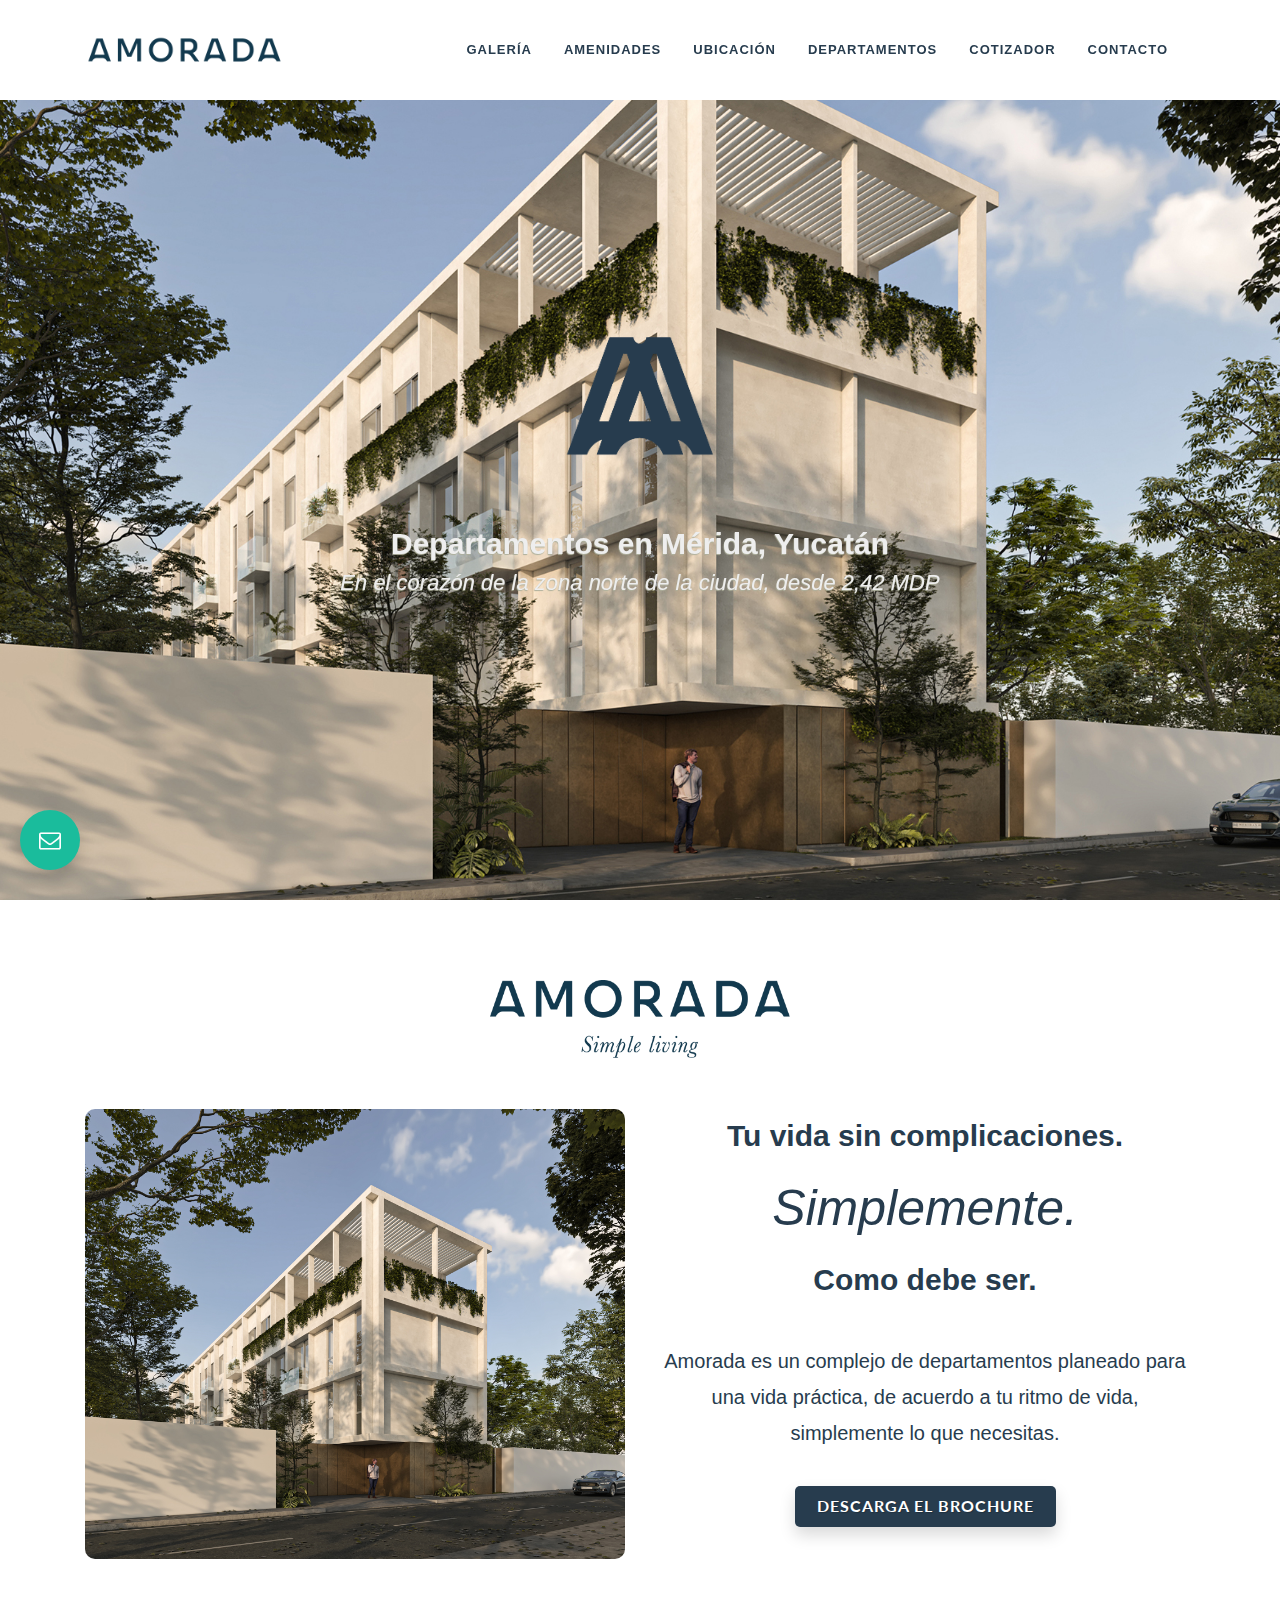
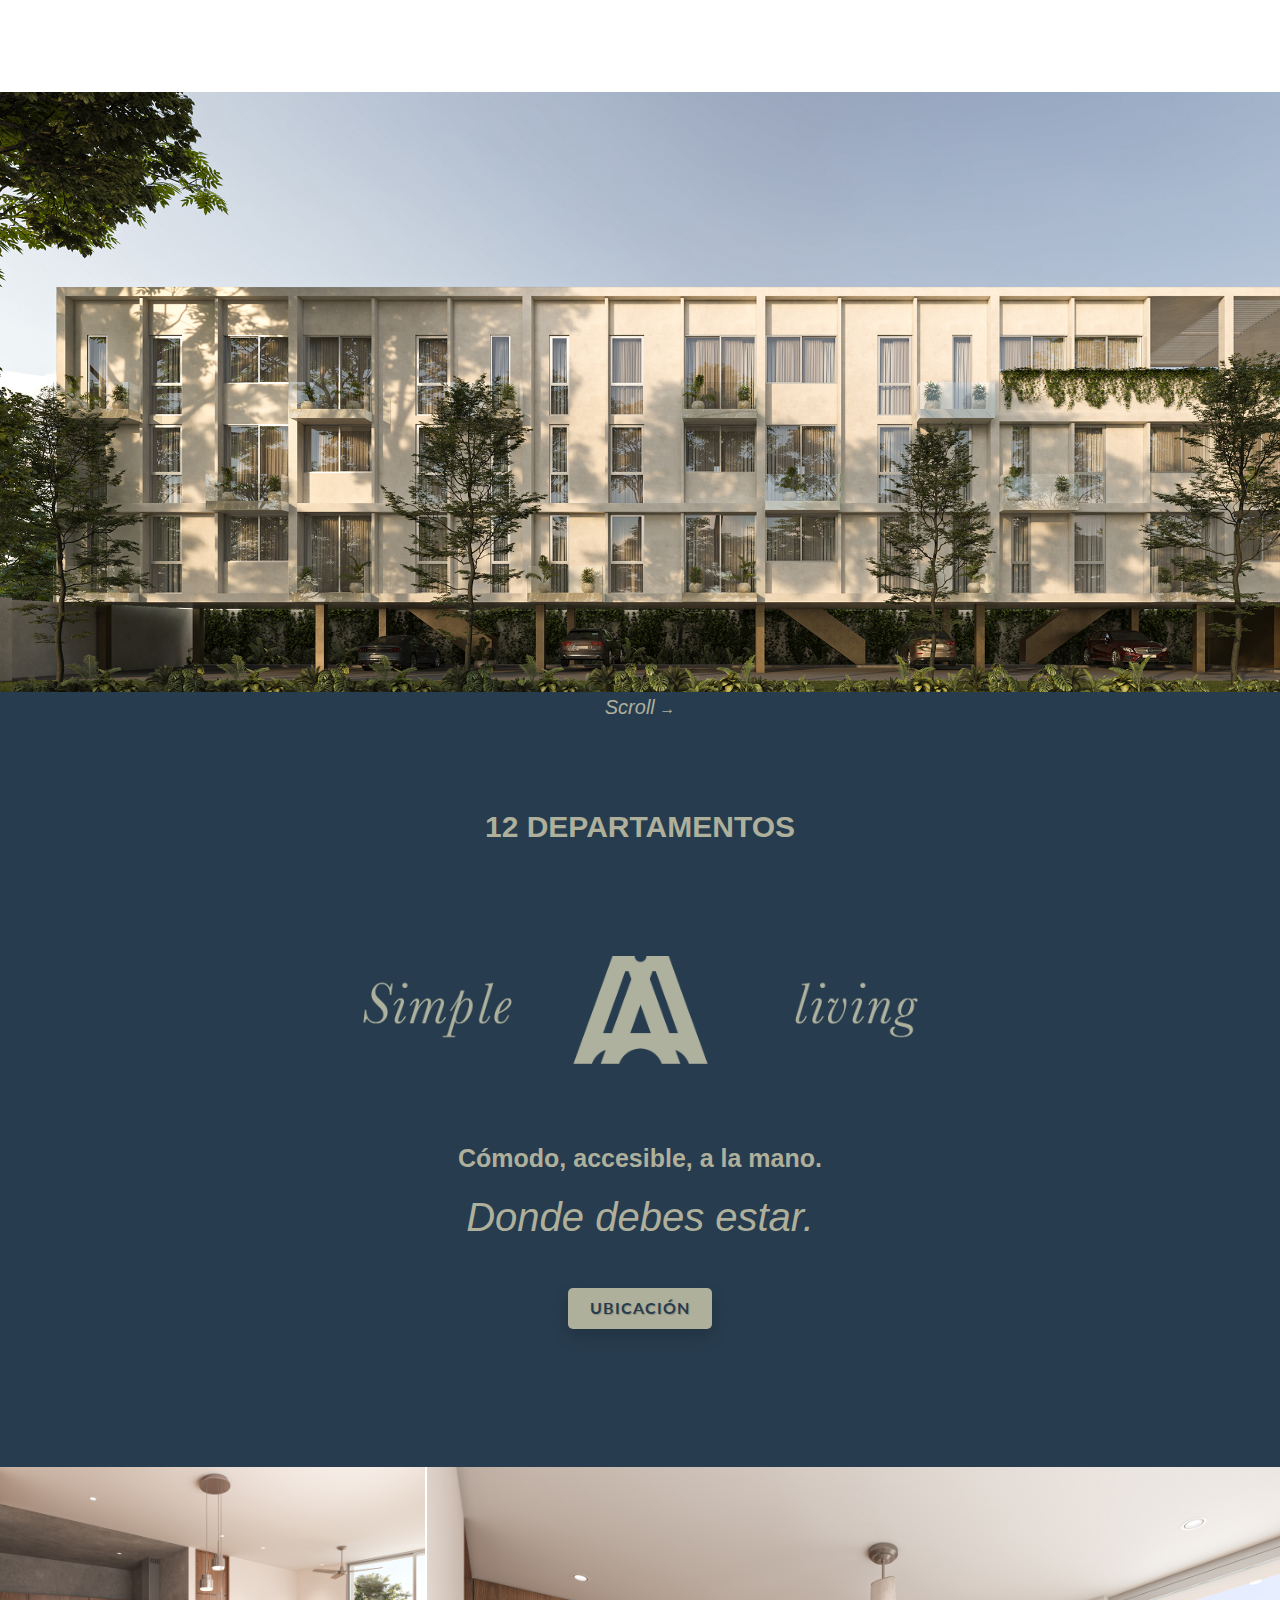
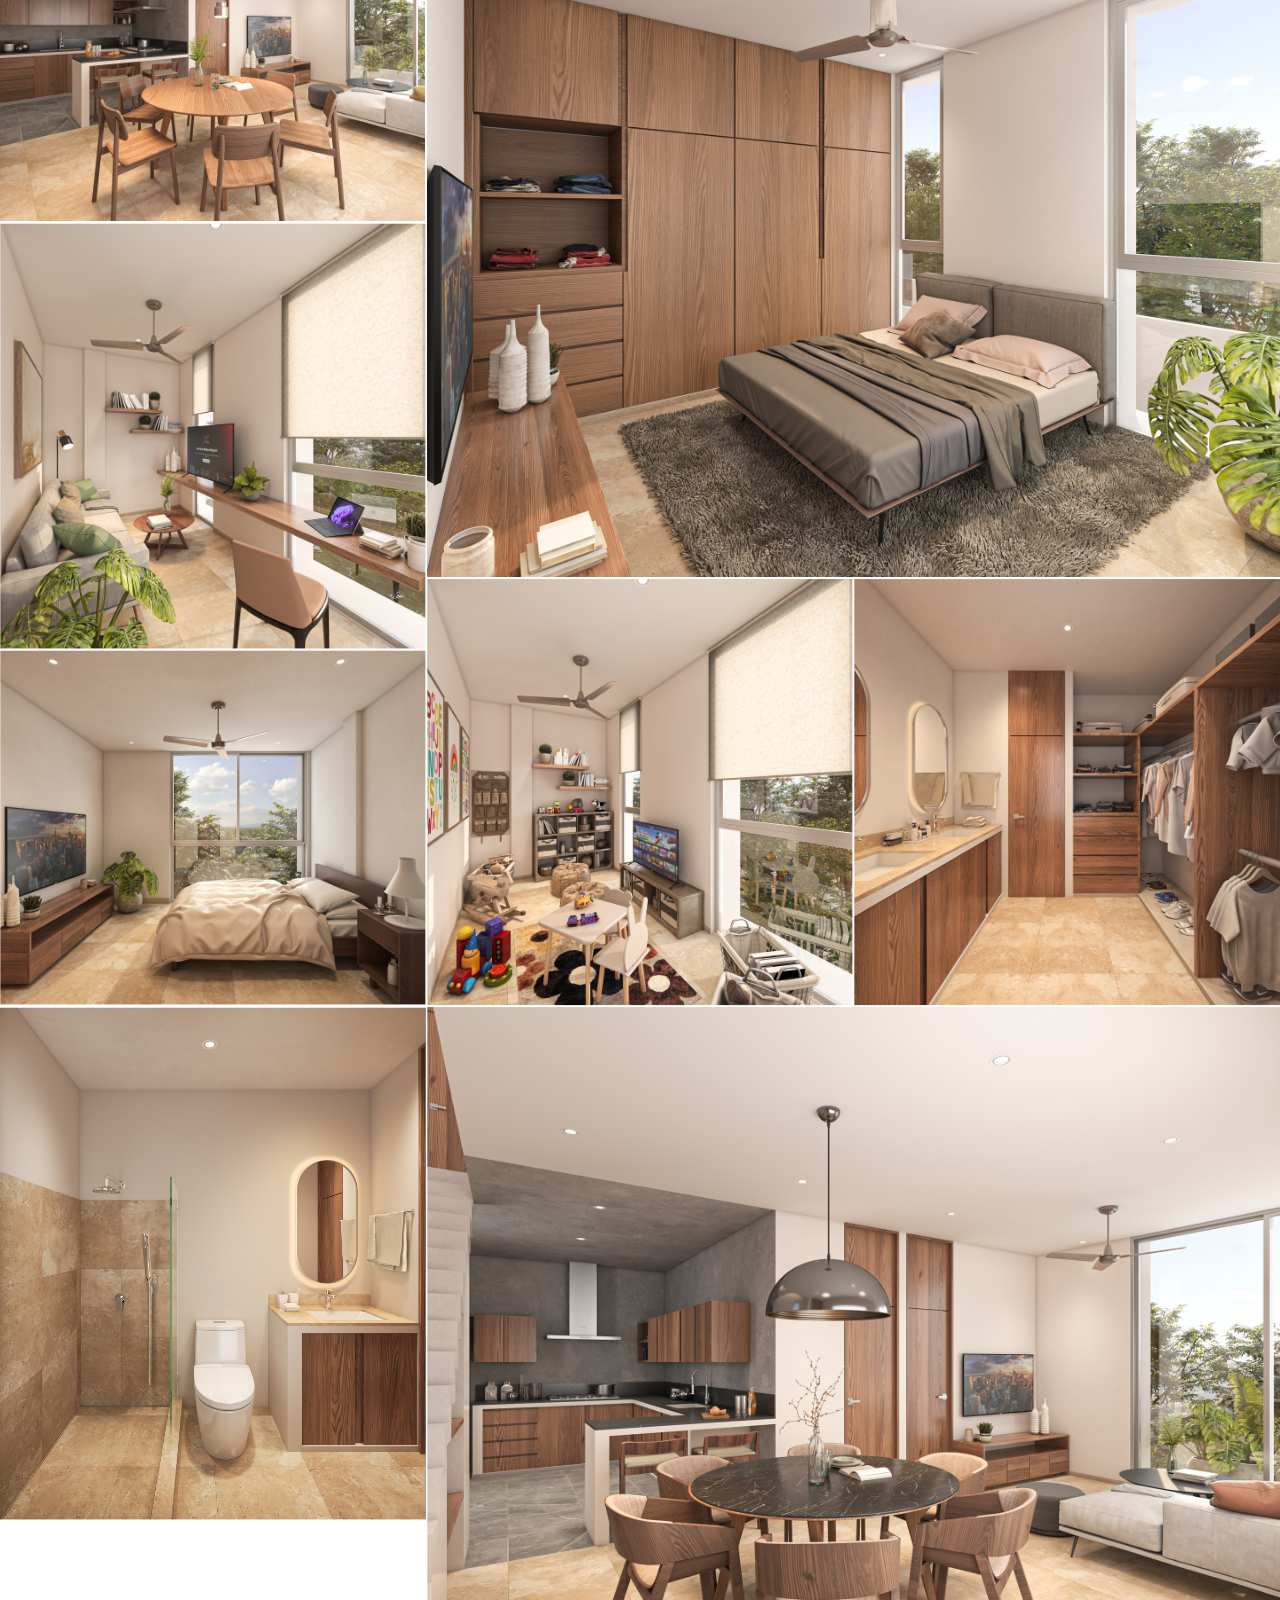
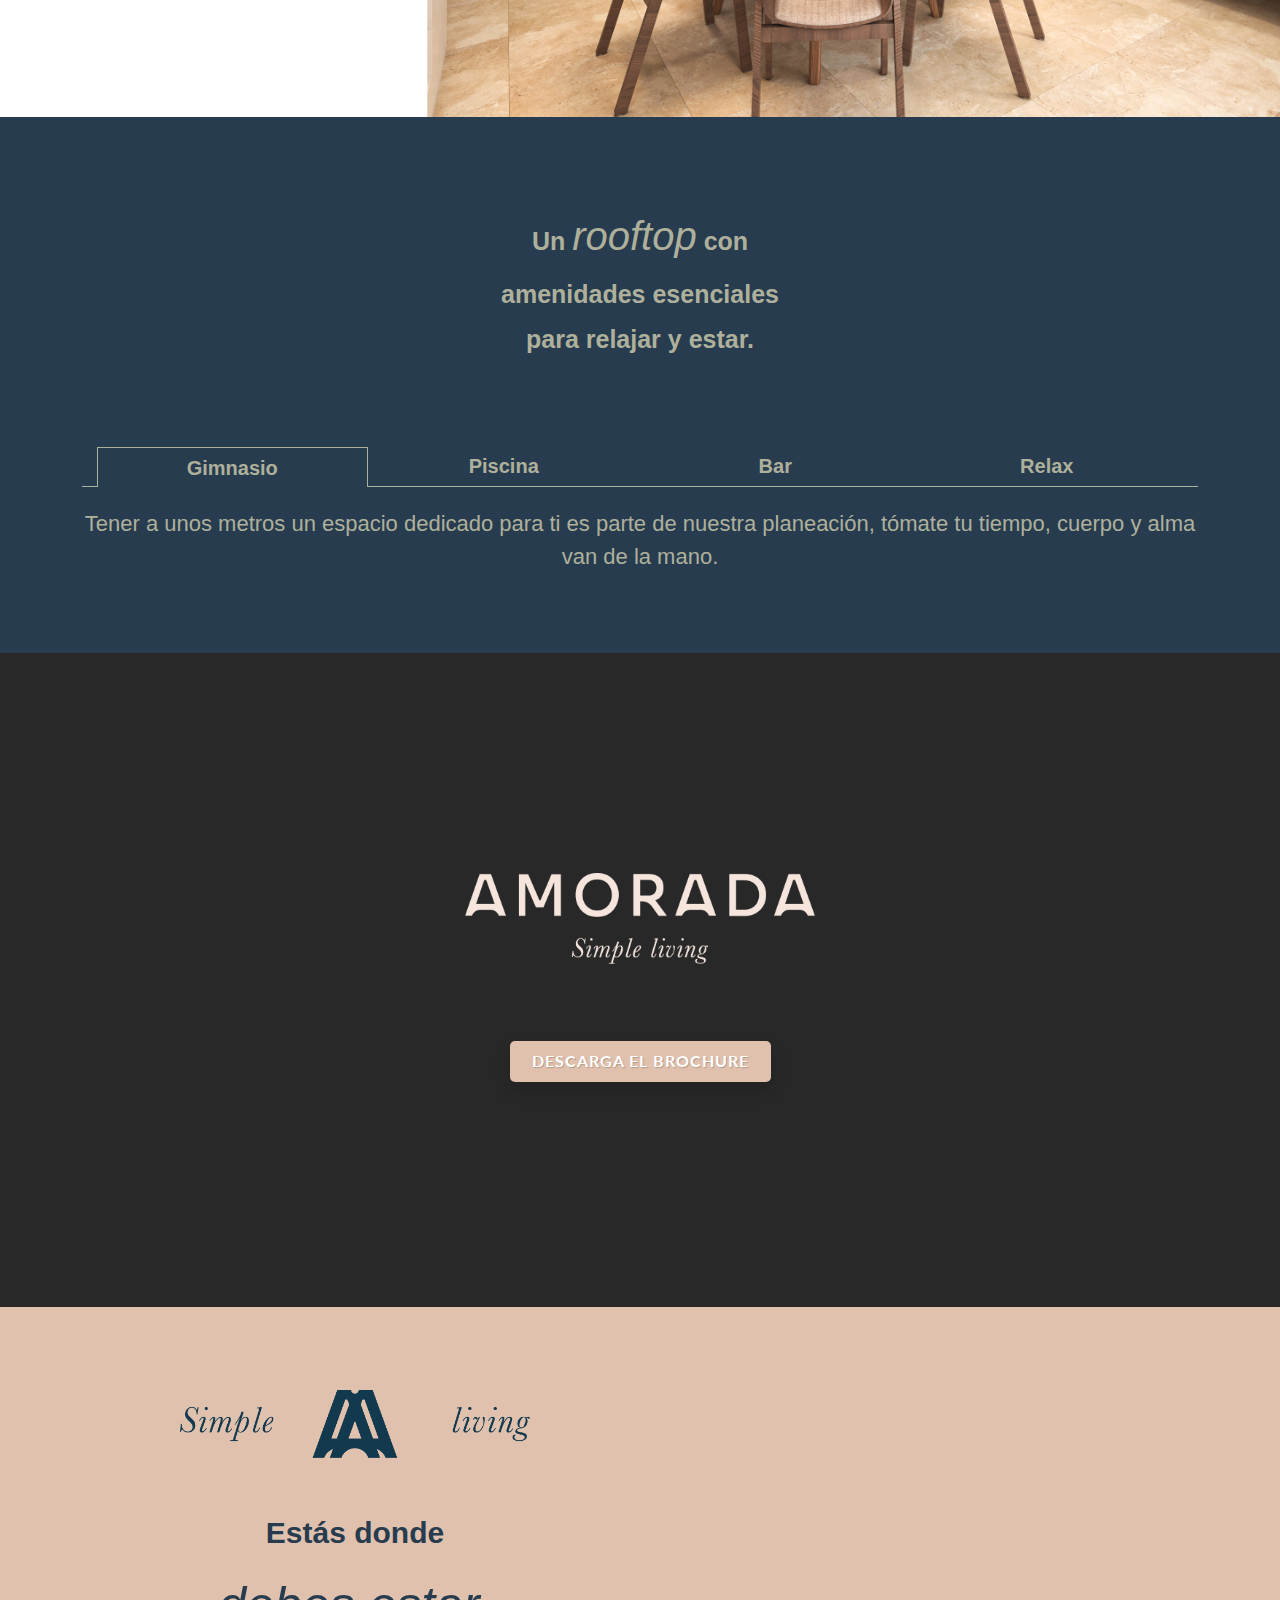
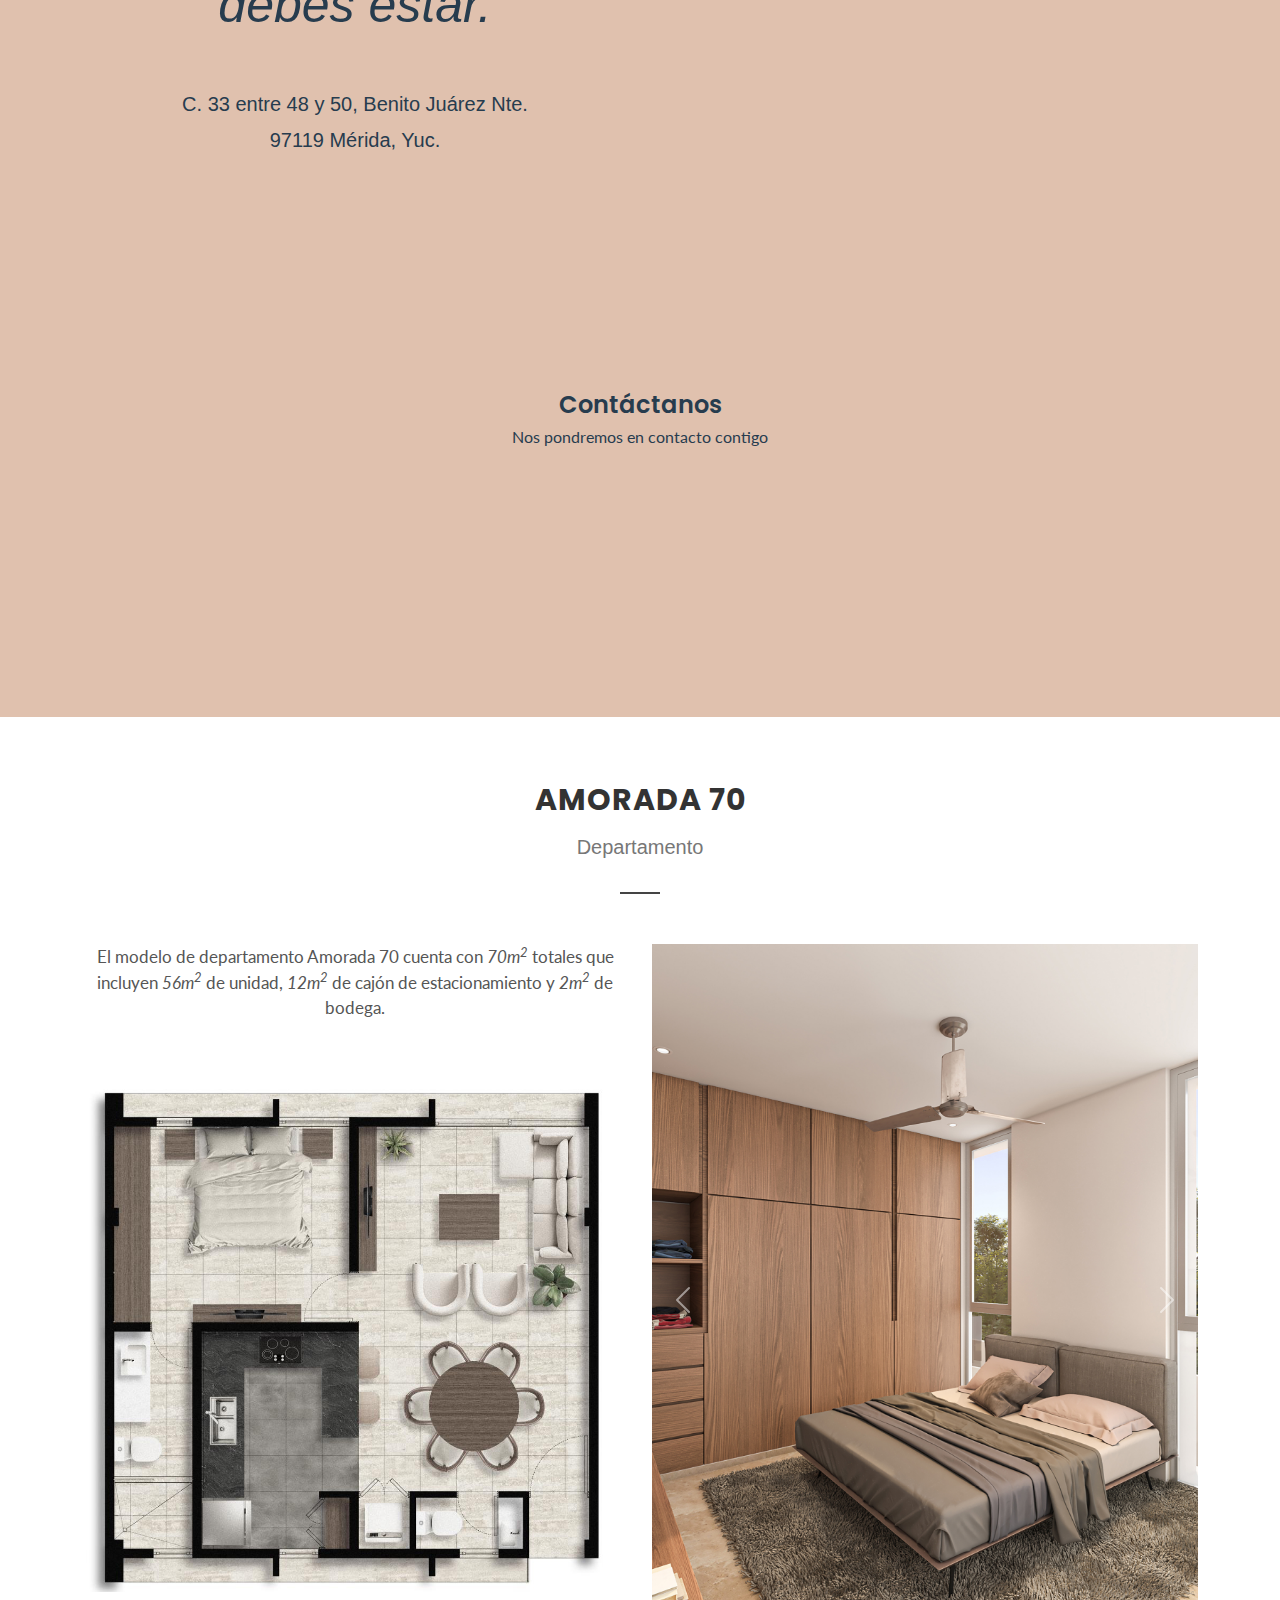
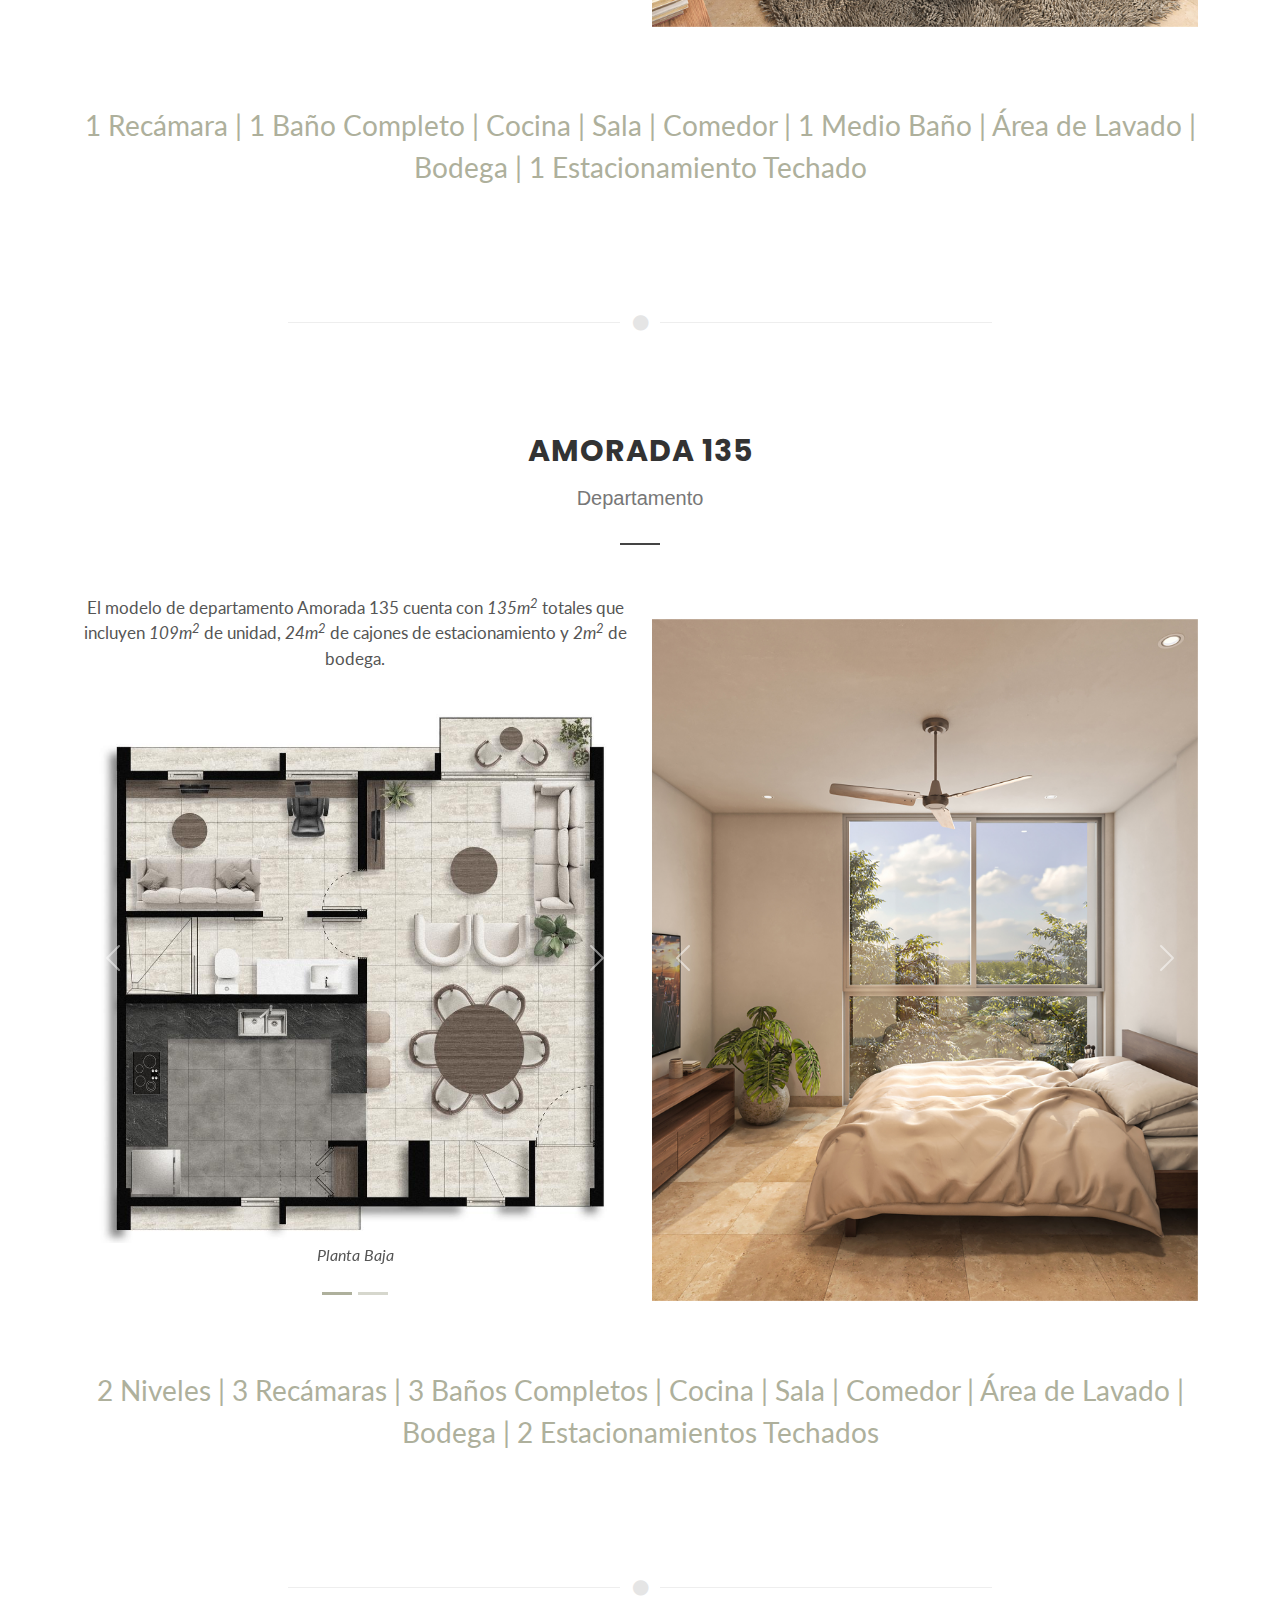
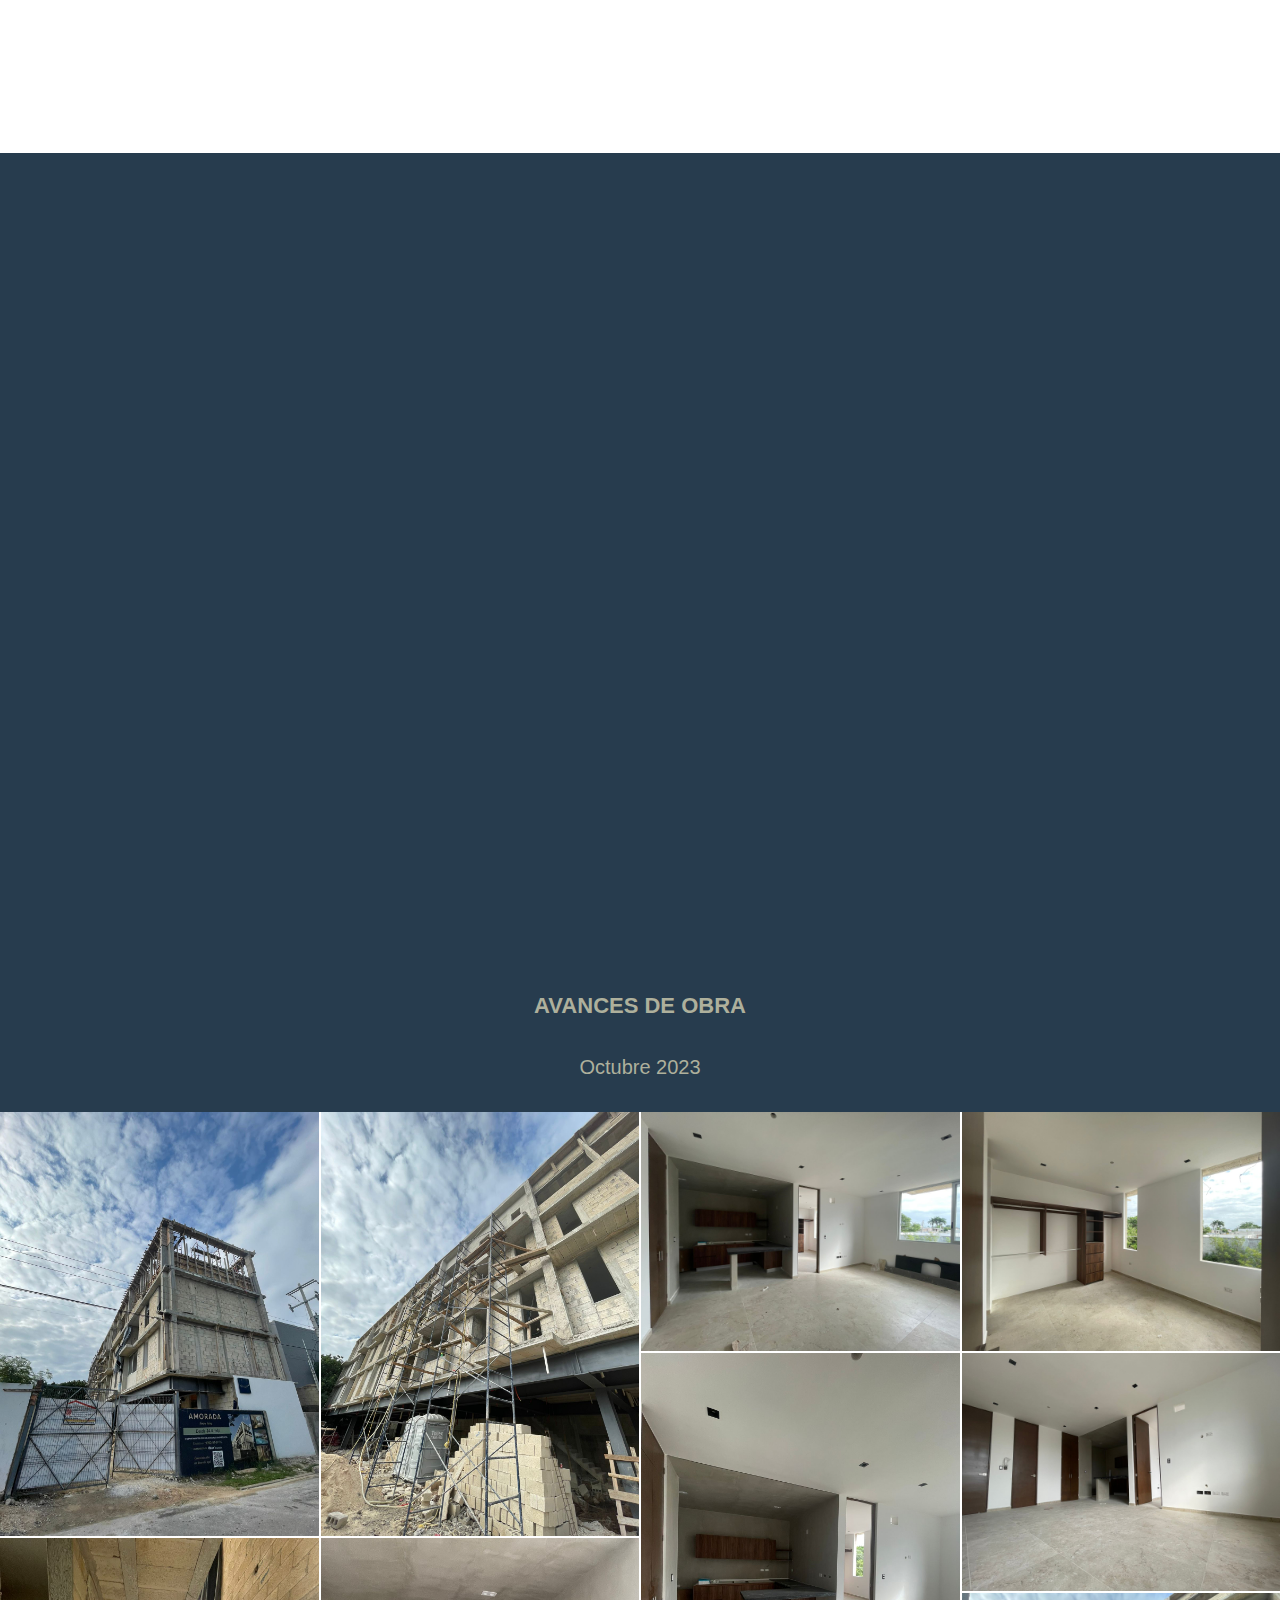
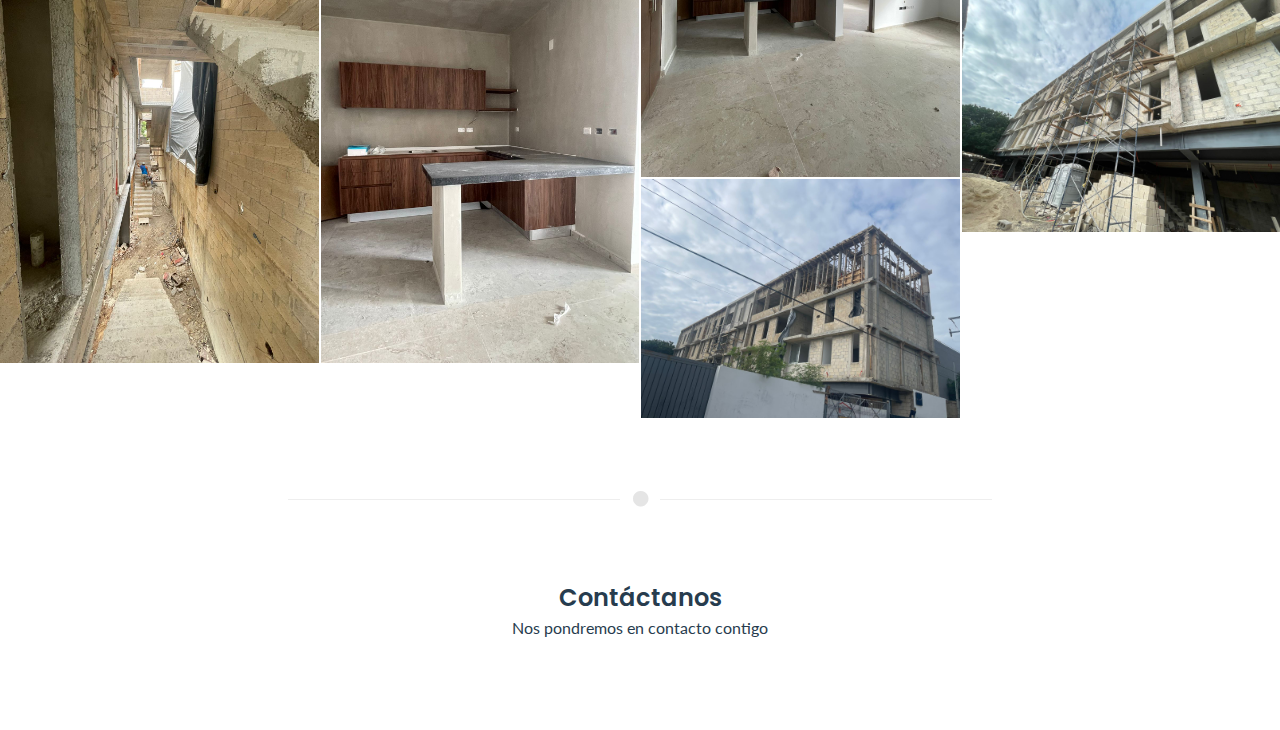
<file: amorada.html>
<!DOCTYPE html>
<html dir="ltr" lang="en-US">
<head>

	<title>Amorada</title>
    <meta http-equiv="content-type" content="text/html; charset=utf-8" />
    <meta name="viewport" content="width=device-width, initial-scale=1" />
    <meta name="author" content="Rich G - RCK Games" />
    <meta name="description" content="Amorada es un complejo de departamentos planeado para una vida práctica, de acuerdo a tu ritmo de vida, simplemente lo que necesitas.">

    <link rel="icon" href="Amorada-Icon.png">


    <meta name="twitter:card" content="summary" />
    <!-- <meta name="twitter:site" content="@UMGbar" /> -->
    <meta name="twitter:title" content="Amorada Departamentos" />
    <meta name="twitter:description" content="Amorada es un complejo de departamentos planeado para una vida práctica, de acuerdo a tu ritmo de vida, simplemente lo que necesitas." />
    <meta name="twitter:image" content="https://viten.mx/images/images-viten/Amorada-Image-Socials.jpg" />

    <meta property="og:title" content="Amorada Departamentos" />
    <meta property="og:description" content="Amorada es un complejo de departamentos planeado para una vida práctica, de acuerdo a tu ritmo de vida, simplemente lo que necesitas." />
    <meta property="og:type" content="website" />  
    <meta property="og:url" content="https://viten.mx/amorada" />
    <meta property="og:image" content="https://viten.mx/images/images-viten/Amorada-Image-Socials.jpg" />


	<!-- Stylesheets
	============================================= -->
    </style>
	<link href="https://fonts.googleapis.com/css?family=Lato:300,400,400i,700|Poppins:300,400,500,600,700|PT+Serif:400,400i&display=swap" rel="stylesheet" type="text/css" />
	<link rel="stylesheet" href="css/bootstrap.css" type="text/css" />
	<link rel="stylesheet" href="style.css" type="text/css" />
	<link rel="stylesheet" href="css/swiper.css" type="text/css" />
	<link rel="stylesheet" href="css/dark.css" type="text/css" />
	<link rel="stylesheet" href="css/font-icons.css" type="text/css" />
	<link rel="stylesheet" href="css/animate.css" type="text/css" />
	<link rel="stylesheet" href="css/magnific-popup.css" type="text/css" />
	<link rel="stylesheet" href="css/colors.css" type="text/css" />

	<link rel="stylesheet" href="css/custom.css" type="text/css" />

	<!-- Agregar Google Analytics -->

	<!-- Floating Contact Button
	============================================= -->
	<style>
		.floating-contact-wrap {
			position: fixed;
			left: 50px;
			bottom: 60px;
			z-index: 299;
			-webkit-transition: right .2s ease;
			-o-transition: right .2s ease;
			transition: right .2s ease;
		}

		.stretched .floating-contact-wrap + #gotoTop { bottom: 100px; }

		.floating-contact-wrap .floating-contact-btn {
			position: absolute;
			left: 0;
			top: 0;
			width: 60px;
			height: 60px;
			border-radius: 60px;
			background-color: #1ABC9C;
			color: #FFF;
			cursor: pointer;
			z-index: 3;
			-webkit-transform: translate(-50%, -50%);
			transform: translate(-50%, -50%);
			transition: transform .3s ease;
		}

		.floating-contact-wrap .floating-contact-btn:hover,
		.floating-contact-wrap.active .floating-contact-btn {
			-webkit-transform: translate(-50%, -50%) scale(1.1);
			transform: translate(-50%, -50%) scale(1.1);
			background-color: #222;
		}

		.floating-contact-wrap .floating-contact-btn .floating-contact-icon {
			position: absolute;
			top: 50%;
			left: 50%;
			font-size: 22px;
			-webkit-transition: .3s cubic-bezier(0.645, 0.045, 0.355, 1.000);
			transition: .3s cubic-bezier(0.645, 0.045, 0.355, 1.000);
			-webkit-transition-property: opacity, -webkit-transform;
			transition-property: opacity, transform;
			-webkit-transform: translate(-50%, -50%);
			transform: translate(-50%, -50%);
			
		}

		.floating-contact-wrap .floating-contact-btn .floating-contact-icon.btn-active,
		.floating-contact-wrap.active .floating-contact-btn .floating-contact-icon {
			opacity: 0;
			-webkit-transform: translate(-50%, -50%);
			transform: translate(-50%, -50%);
		}

		.floating-contact-wrap.active .floating-contact-btn .floating-contact-icon.btn-active {
			opacity: 1;
			-webkit-transform: translate(-50%, -50%) rotate(-45deg);
			transform: translate(-50%, -50%) rotate(-45deg);
		}

		.floating-contact-wrap .floating-contact-box {
			opacity: 0;
			position: absolute;
			right: 0;
			bottom: 0;
			width: 380px;
			background-color: #fff;
			border-radius: 6px;
			z-index: 1;
			-webkit-transform-origin: right bottom;
			transform-origin: right bottom;
			box-shadow: 0px 0px 13px 3px rgba(0,0,0,0.07);
			-webkit-transform: scale(.01);
			transform: scale(.01);
			-webkit-transition: all .3s cubic-bezier(0.645, 0.045, 0.355, 1.000);
			transition: all .3s cubic-bezier(0.645, 0.045, 0.355, 1.000);
			
		}

		.floating-contact-wrap.active .floating-contact-box {
			opacity: 1;
			-webkit-transform: scale(1);
			transform: scale(1);
		}

		@media (max-width: 767.98px) { .floating-contact-wrap .floating-contact-box { width: 340px; } }

		.css3-spinner { background-color: rgba(255, 255, 255, 0.8) }

		#floating-contact-submitted,
		.floating-contact-success #floating-contact,
		.floating-contact-success .floating-contact-heading,
		body:not(.floating-contact-processing) .floating-contact-loader { display: none; }

		.floating-contact-success #floating-contact-submitted { display: block; }

	</style>
	
</head>


<body class="stretched" onload="hiddenOnMobile()" style="background-color: #ffffff;">


	<!-- The Main Wrapper
	============================================= -->
	<div id="wrapper" class="clearfix" style="background-color: #ffffff;">


		<!-- Header
		============================================= -->
		<header id="header" class="border-full-header" data-sticky-shrink="true" 
		>
            <div id="header-wrap">
				<div class="container">
					<div class="header-row">
                        
                        <!-- Logo
						============================================= -->
						<div id="logo">
							<a href="https://viten.mx/amorada" class="standard-logo" data-dark-logo="images/images-viten/Viten-Logo-White-Header.png"><img src="images/images-viten/Amorada-Logo-White-Header.png" alt="Amorada Logo"></a>
							<a href="https://viten.mx/amorada" class="retina-logo" data-dark-logo="images/images-viten/Viten-Logo-White-Header@2x.png"><img src="images/images-viten/Amorada-Logo-White-Header.png" alt="Amorada Logo"></a>
						</div><!-- #logo end -->


						<!-- Rigth Button
						============================================= -->
                        <div class="header-misc">
							<!-- <a href="#modalWalletConnectionComingSoon" data-lightbox="inline" class="button button-border button-rounded button-fill fill-from-bottom button-light button-mini"><span>Connect Wallet</span></a> -->
						</div><!-- Rigth Button end -->

		
                        <div id="primary-menu-trigger">
							<svg class="svg-trigger" viewBox="0 0 100 100"><path d="m 30,33 h 40 c 3.722839,0 7.5,3.126468 7.5,8.578427 0,5.451959 -2.727029,8.421573 -7.5,8.421573 h -20"></path><path d="m 30,50 h 40"></path><path d="m 70,67 h -40 c 0,0 -7.5,-0.802118 -7.5,-8.365747 0,-7.563629 7.5,-8.634253 7.5,-8.634253 h 20"></path></svg>
						</div>


                        <!-- Primary Navigation
						============================================= -->
						<nav class="primary-menu style-2">
							<!-- PC Menu
							============================================= -->
							<ul class="menu-container">
								<!--
								<li class="menu-item">
									<a class="menu-link amoradaLinkHover" style="text-align: center; font-family:'Trebuchet MS', 'Lucida Sans Unicode', 'Lucida Grande', 'Lucida Sans', Arial, sans-serif;" href="#proyecto" data-scrollto="#proyecto"><div>Proyecto</div></a>
								</li>
								-->
								<li class="menu-item">
									<a class="menu-link amoradaLinkHover" style="text-align: center; font-family:'Trebuchet MS', 'Lucida Sans Unicode', 'Lucida Grande', 'Lucida Sans', Arial, sans-serif;" href="#galeria" data-scrollto="#galeria"><div>Galería</div></a>
								</li>
								<li class="menu-item">
									<a class="menu-link amoradaLinkHover" style="text-align: center; font-family:'Trebuchet MS', 'Lucida Sans Unicode', 'Lucida Grande', 'Lucida Sans', Arial, sans-serif;" href="#amenidades" data-scrollto="#amenidades"><div>Amenidades</div></a>
								</li>
								<li class="menu-item">
									<a class="menu-link amoradaLinkHover" style="text-align: center; font-family:'Trebuchet MS', 'Lucida Sans Unicode', 'Lucida Grande', 'Lucida Sans', Arial, sans-serif;" href="#ubicacion" data-scrollto="#ubicacion"><div>Ubicación</div></a>
								</li>
								<li class="menu-item">
									<a class="menu-link amoradaLinkHover" style="text-align: center; font-family:'Trebuchet MS', 'Lucida Sans Unicode', 'Lucida Grande', 'Lucida Sans', Arial, sans-serif;" href="#departamentos" data-scrollto="#departamentos"><div>Departamentos</div></a>
								</li>
								<li class="menu-item">
									<a class="menu-link amoradaLinkHover" style="text-align: center; font-family:'Trebuchet MS', 'Lucida Sans Unicode', 'Lucida Grande', 'Lucida Sans', Arial, sans-serif;" href="#cotizador" data-scrollto="#cotizador"><div>Cotizador</div></a>
								</li>
								<li class="menu-item">
									<a class="menu-link amoradaLinkHover" style="text-align: center; font-family:'Trebuchet MS', 'Lucida Sans Unicode', 'Lucida Grande', 'Lucida Sans', Arial, sans-serif;" href="#contacto" data-scrollto="#contacto"><div>Contacto</div></a>
								</li>
							</ul><!-- PC Menu end -->
							<!-- Mobile Menu
							============================================= -->
							<ul class="menu-container mobile-primary-menu">
								<li class="menu-item">
									<a class="menu-link amoradaLinkHover" style="text-align: center; font-family:'Trebuchet MS', 'Lucida Sans Unicode', 'Lucida Grande', 'Lucida Sans', Arial, sans-serif;" href="#proyecto" data-scrollto="#proyecto"><div>Proyecto</div></a>
								</li>
								<li class="menu-item">
									<a class="menu-link amoradaLinkHover" style="text-align: center; font-family:'Trebuchet MS', 'Lucida Sans Unicode', 'Lucida Grande', 'Lucida Sans', Arial, sans-serif;" href="#galeria" data-scrollto="#galeria"><div>Galería</div></a>
								</li>
								<li class="menu-item">
									<a class="menu-link amoradaLinkHover" style="text-align: center; font-family:'Trebuchet MS', 'Lucida Sans Unicode', 'Lucida Grande', 'Lucida Sans', Arial, sans-serif;" href="#amenidades" data-scrollto="#amenidades"><div>Amenidades</div></a>
								</li>
								<li class="menu-item">
									<a class="menu-link amoradaHover" style="text-align: center; font-family:'Trebuchet MS', 'Lucida Sans Unicode', 'Lucida Grande', 'Lucida Sans', Arial, sans-serif;" href="#ubicacion" data-scrollto="#ubicacion"><div>Ubicación</div></a>
								</li>
								<li class="menu-item">
									<a class="menu-link amoradaLinkHover" style="text-align: center; font-family:'Trebuchet MS', 'Lucida Sans Unicode', 'Lucida Grande', 'Lucida Sans', Arial, sans-serif;" href="#departamentos" data-scrollto="#departamentos"><div>Departamentos</div></a>
								</li>
								<li class="menu-item">
									<a class="menu-link amoradaLinkHover" style="text-align: center; font-family:'Trebuchet MS', 'Lucida Sans Unicode', 'Lucida Grande', 'Lucida Sans', Arial, sans-serif;" href="#cotizador" data-scrollto="#cotizador"><div>Cotizador</div></a>
								</li>
								<li class="menu-item">
									<a class="menu-link amoradaLinkHover" style="text-align: center; font-family:'Trebuchet MS', 'Lucida Sans Unicode', 'Lucida Grande', 'Lucida Sans', Arial, sans-serif;" href="#contacto" data-scrollto="#contacto"><div>Contacto</div></a>
								</li>
								<br>
								<br>
							</ul><!-- Mobile Menu end -->
						</nav><!-- #primary-menu end -->

                    </div>
				</div>
			</div>
			<div class="header-wrap-clone"></div>	
		</header><!-- #header end -->


		<!-- Page Title
		============================================= -->
		<section id="slider" class="slider-element slider-parallax rckMinVH dark include-header" style="object-fit: cover;">
			<div class="slider-inner" style="background-image: url('images/images-viten/Amorada-Header.jpg'); filter: grayscale(0%)">
				
				<div class="vertical-middle">
					<div class="container text-center">				
						<img src="images/images-viten/Amorada-Isotipo-01.png" style="display: block; margin-left: auto; margin-right: auto; max-height: 250px;" alt="Amorada logo">
						
						<p style="font-family: 'BASKERVILLE', sans-serif; text-shadow: -0.5px 0.5px 1px #AEB09C;">
							<b style="font-size: 30px;">Departamentos en Mérida, Yucatán</b>
							<br>
							<i style="font-size: 22px;">En el corazón de la zona norte de la ciudad, desde 2,42 MDP</i>
						</p>
						
					</div>
				</div>

			</div>
		</section>
		<!-- Page Title end -->


		<!-- Proyecto
		============================================= -->
		<section id="content" style="background-color: #ffffff;">
			<div class="content-wrap">
				<div class="container">

					<div id="proyecto"></div>
					<div class="container-fluid px-5 clearfix">
						<img src="images/images-viten/Amorada-Logotipo-01.png" class="rckHeigthWidth-1" style="display: block; margin-left: auto; margin-right: auto; max-width: 300px;" alt="Amorada logo">			
					</div>
					
					<br>
					<br>

					<div class="row">
						<div class="col-md-6" style="border: 3px solid #ffffff00; padding-bottom: 50px;">
							<img src="images/images-viten/Amorada-01-FACHADA-PPAL.jpg" style="border-radius: 10px" alt="Viten frase El Valor de Desarrollar.">
						</div>
	
						<div class="col-md-6 center" style="border: 3px solid #ffffff00;">
							<p class="amoradaBlue" style="text-align: center; font-family: 'BASKERVILLE', sans-serif; font-size: 20px;">
								<b style="font-size: 30px;">Tu vida sin complicaciones.</b>
								<br>
								<i style="font-size: 50px;">Simplemente.</i> 
								<br>
								<b style="font-size: 30px;">Como debe ser.</b>
								<br>
								<br>
								Amorada es un complejo de departamentos planeado para una vida práctica, de acuerdo a tu ritmo de vida, simplemente lo que necesitas.
							</p>

							<!--
							<div class="button shadow amoradaBlue" style="border-radius: 5px;" data-bs-toggle="modal" data-bs-target=".bs-example-modal-lg">
								<b style="font-size: 18px; color: white;">Descarga el Brochure</b>
							</div>
							-->

							<a target="_blank" href="Brochures/Amorada_Brochure.pdf" class="button shadow amoradaBlue" style="border-radius: 5px;">
								<span style="font-size: 16px; color: white;">Descarga el Brochure</span>
							</a>
						</div>
					</div>

				</div>
			</div>
		</section>

		<div class="scrollmenu" style="background-color: #273C4E;">
			<img src="images/images-viten/Amorada-02-FACHADA-LATERAL.jpg" style="max-width: 1500px;" alt="Viten frase El Valor de Desarrollar.">
		</div>
		<p class="amoradaGold" style="background-color: #273C4E; text-align: center; font-family: 'BASKERVILLE', sans-serif; margin-bottom: -5px;">
			<i style="font-size: 20px;">Scroll</i> → 
		</p>
	
		<section id="content" style="background-color: #273C4E;">
			<div class="content-wrap">
				<div class="container">

					<div style="border: 3px solid #ffffff00; padding-bottom: 50px; text-align: center;">
						<p class="amoradaGold" style="text-align: center; font-family: 'BASKERVILLE', sans-serif; font-size: 20px;">
							<b style="font-size: 30px;">12 DEPARTAMENTOS</b>
						</p>
						<br>
						<br>
						<br>
						<img src="images/images-viten/Amorada-isotipo-frase2.png" class="rckHeigthWidth-1" style="display: block; margin-left: auto; margin-right: auto; max-width: 600px;" alt="Viten frase El Valor de Desarrollar.">
						<br>
						<br>
						<br>
						<p class="amoradaGold" style="text-align: center; font-family: 'BASKERVILLE', sans-serif; font-size: 20px;">
							<b style="font-size: 25px;">Cómodo, accesible, a la mano.</b>
							<br>
							<i style="font-size: 40px;">Donde debes estar.</i> 
						</p>

						<a href="#ubicacion" data-scrollto="#ubicacion" class="button shadow amoradaGold" style="border-radius: 5px;">
							<span style="font-size: 16px; color: #273C4E;">Ubicación</span>
						</a>
					</div>

				</div>
			</div>
		</section>
		<!-- Proyecto end -->


		<!-- Galeria
		============================================= -->
		<div id="galeria"></div>
		<div class="masonry-thumbs grid-container grid-3 has-init-isotope" data-big="2" data-lightbox="gallery" style="position: relative; height: 400px; background-color: #ffffff;">
			<a class="grid-item" href="images/images-viten/Amorada-03-TIPOLOGIA-01-SOCIAL.jpg" data-lightbox="gallery-item" style="position: absolute;"><img src="images/images-viten/Amorada-03-TIPOLOGIA-01-SOCIAL.jpg" alt="Gallery Thumb 1"></a>
			<a class="grid-item grid-item-big" href="images/images-viten/Amorada-04-TIPO-01-RECAMARA.jpg" data-lightbox="gallery-item" style="position: absolute;"><img src="images/images-viten/Amorada-04-TIPO-01-RECAMARA.jpg" alt="Gallery Thumb 2"></a>
			<a class="grid-item" href="images/images-viten/Amorada-07-FLEX-ROOM-TV.jpg" data-lightbox="gallery-item" style="position: absolute;"><img src="images/images-viten/Amorada-07-FLEX-ROOM-TV.jpg" alt="Gallery Thumb 3"></a>
			<a class="grid-item" href="images/images-viten/Amorada-09-FLEX-ROOM-KIDS.jpg" data-lightbox="gallery-item" style="position: absolute;"><img src="images/images-viten/Amorada-09-FLEX-ROOM-KIDS.jpg" alt="Gallery Thumb 4"></a>
			<a class="grid-item" href="images/images-viten/Amorada-11-TIPO-02-BANO-PPAL.jpg" data-lightbox="gallery-item" style="position: absolute;"><img src="images/images-viten/Amorada-11-TIPO-02-BANO-PPAL.jpg" alt="Gallery Thumb 5"></a>
			<a class="grid-item" href="images/images-viten/Amorada-10-TIPO-02-REC-PPAL.jpg" data-lightbox="gallery-item" style="position: absolute;"><img src="images/images-viten/Amorada-10-TIPO-02-REC-PPAL.jpg" alt="Gallery Thumb 6"></a>
			<a class="grid-item grid-item-big" href="images/images-viten/Amorada-05-TIPO-02-SOCIAL-01.jpg" data-lightbox="gallery-item" style="position: absolute;"><img src="images/images-viten/Amorada-05-TIPO-02-SOCIAL-01.jpg" alt="Gallery Thumb 7"></a>
			<a class="grid-item" href="images/images-viten/Amorada-16-TIPO-02-BANO-REC-SECUNDARIA.jpg" data-lightbox="gallery-item" style="position: absolute;"><img src="images/images-viten/Amorada-16-TIPO-02-BANO-REC-SECUNDARIA.jpg" alt="Gallery Thumb 8"></a>
		</div>
		<!-- Galeria end -->


		<!-- Amenidades
		============================================= -->
		<section id="content" style="background-color: #273C4E;">
			<div class="content-wrap">
				<div class="container">

					<div id="amenidades"></div>

					<div class="row">
						<div class="" style="border: 3px solid #ffffff00; padding-bottom: 50px;">
							<p class="amoradaGold" style="text-align: center; font-family: 'BASKERVILLE', sans-serif; font-size: 25px;">
								<b>Un </b><i style="font-size: 40px;">rooftop</i><b> con</b>
								<br>
								<b>amenidades esenciales 
								<br>
								para relajar y estar.</b>
							</p>
						</div>
	
						<div class=" tabs tabs-alt tabs-justify clearfix ui-tabs ui-corner-all ui-widget ui-widget-content" id="tab-10" style="margin: auto;">
							<ul class="tab-nav clearfix ui-tabs-nav ui-corner-all ui-helper-reset ui-helper-clearfix ui-widget-header" role="tablist" style="background-color: #273C4E;">
								<li role="tab" tabindex="-1" class="ui-tabs-tab ui-corner-top ui-state-default ui-tab" aria-controls="tabs-37" aria-labelledby="ui-id-25" aria-selected="false" aria-expanded="false"><a style="background-color: #273C4E; color: #AEB09C; font-family: 'BASKERVILLE', sans-serif; font-size: 20px;" href="#tabs-37" tabindex="-1" class="ui-tabs-anchor" id="ui-id-25">Gimnasio</a></li>
								<li role="tab" tabindex="-1" class="ui-tabs-tab ui-corner-top ui-state-default ui-tab" aria-controls="tabs-38" aria-labelledby="ui-id-26" aria-selected="false" aria-expanded="false"><a style="background-color: #273C4E; color: #AEB09C; font-family: 'BASKERVILLE', sans-serif; font-size: 20px;" href="#tabs-38" tabindex="-1" class="ui-tabs-anchor" id="ui-id-26">Piscina</a></li>
								<li role="tab" tabindex="-1" class="ui-tabs-tab ui-corner-top ui-state-default ui-tab" aria-controls="tabs-39" aria-labelledby="ui-id-27" aria-selected="false" aria-expanded="false"><a style="background-color: #273C4E; color: #AEB09C; font-family: 'BASKERVILLE', sans-serif; font-size: 20px;" href="#tabs-39" tabindex="-1" class="ui-tabs-anchor" id="ui-id-27">Bar</a></li>
								<li id="hideOnMobile" role="tab" tabindex="-1" class="ui-tabs-tab ui-corner-top ui-state-default ui-tab" aria-controls="tabs-40" aria-labelledby="ui-id-28" aria-selected="false" aria-expanded="false"><a style="background-color: #273C4E; color: #AEB09C; font-family: 'BASKERVILLE', sans-serif; font-size: 20px;" href="#tabs-40" tabindex="-1" class="ui-tabs-anchor" id="ui-id-28">Relax</a></li>
							</ul>
							<div class="tab-container">
								<div class="text-center tab-content clearfix ui-tabs-panel ui-corner-bottom ui-widget-content" id="tabs-37" aria-labelledby="ui-id-25" role="tabpanel" aria-hidden="true" style="display: none; color: #AEB09C; font-family: 'BASKERVILLE', sans-serif; font-size: 22px;">
									<span>Tener a unos metros un espacio dedicado para ti es parte de nuestra planeación, tómate tu tiempo, cuerpo y alma van de la mano.</span>
								</div>
								<div class="text-center tab-content clearfix ui-tabs-panel ui-corner-bottom ui-widget-content" id="tabs-38" aria-labelledby="ui-id-26" role="tabpanel" aria-hidden="true" style="display: none; color: #AEB09C; font-family: 'BASKERVILLE', sans-serif; font-size: 22px;">
									<span>El verano prácticamente constante de Mérida hace imprescindible esta amenidad, en cualquier momento del día bájate la temperatura en la piscina de Amorada.</span>
								</div>
								<div class="text-center tab-content clearfix ui-tabs-panel ui-corner-bottom ui-widget-content" id="tabs-39" aria-labelledby="ui-id-27" role="tabpanel" aria-hidden="false" style="display: none; color: #AEB09C; font-family: 'BASKERVILLE', sans-serif; font-size: 22px;">
									<span>Relájate y comparte momentos únicos que quedarán grabados para siempre.</span>
								</div>
								<div class="text-center tab-content clearfix ui-tabs-panel ui-corner-bottom ui-widget-content" id="tabs-40" aria-labelledby="ui-id-28" role="tabpanel" aria-hidden="true" style="display: none; color: #AEB09C; font-family: 'BASKERVILLE', sans-serif; font-size: 22px;">
									<span>¿Laptop o libro? en nuestra zona de estar podrás dedicarte un tiempo para alejarte de tu rutina.</span>
								</div>
							</div>
						</div>
					</div>
				</div>
			</div>
		</section>

		<section id="slider" class="section parallax m-0 border-top-0 dark skrollable skrollable-between center" style="background-image: url(images/images-viten/Amorada-13-ROOF.jpg); background-size: cover; padding: 220px 0px; background-position: 0px -168.426px;" data-bottom-top="background-position:0px 0px;" data-top-bottom="background-position:0px -300px;">
			<div class="container clearfix">
				<img src="images/images-viten/Amorada-Logotipo-02.png" class="rckHeigthWidth-1" style="display: block; margin-left: auto; margin-right: auto; max-width: 350px;" alt="Amorada logo">			
				<br>
				<br>
				<br>
				<a target="_blank" href="Brochures/Amorada_Brochure.pdf" class="button shadow amoradaSkin" style="border-radius: 5px;">
					<span style="font-size: 16px; color: white;">Descarga el Brochure</span>
				</a>
			</div>
			
		</section>
		<!-- Amenidades end -->


		<!-- Ubicacion
		============================================= -->
		<section id="content" style="background-color: #E0C1AE;">
			<div class="content-wrap">
				<div class="container">

					<div id="ubicacion"></div>

					<div class="row">
						<div class="col-md-6" style="border: 3px solid #ffffff00;">
							<img src="images/images-viten/Amorada-isotipo-frase1.png" style="display: block; margin-left: auto; margin-right: auto; max-width: 350px;" alt="Amorada Isotipo">						
							<br>
							<br>
							<p class="amoradaBlue" style="text-align: center; font-family: 'BASKERVILLE', sans-serif; font-size: 20px;">
								<b style="font-size: 30px;">Estás donde</b>
								<br>
								<i style="font-size: 50px;">debes estar.</i> 
								<br>
								<br>
								C. 33 entre 48 y 50, Benito Juárez Nte. 
								<br>
								97119 Mérida, Yuc.
							</p>
						</div>

						<div class="col-md-6">
							<iframe src="https://www.google.com/maps/embed?pb=!1m18!1m12!1m3!1d3724.1466508638696!2d-89.62077248671879!3d21.02681735578169!2m3!1f0!2f0!3f0!3m2!1i1024!2i768!4f13.1!3m3!1m2!1s0x8f5676994301ab47%3A0x6237f5a6a5bd397e!2sC.%2033%20364%2C%20Benito%20Ju%C3%A1rez%20Nte.%2C%2097119%20M%C3%A9rida%2C%20Yuc.!5e0!3m2!1ses-419!2smx!4v1654631732183!5m2!1ses-419!2smx" width="400" height="400" style="border:1px solid black; border-radius: 2%" allowfullscreen="" loading="lazy" referrerpolicy="no-referrer-when-downgrade"></iframe>
						</div>

						<!-- START FORM -->
						<div class="center floating-contact-heading dark p-4 rounded" style="margin-top: 30px;">
							<h3 class="mb-0 amoradaBlue">Contáctanos</h3>
							<p class="mb-0 amoradaBlue">Nos pondremos en contacto contigo</p>
						</div>
						<div id="HSForm1" style="padding: 5%;"></div>
						<script charset="utf-8" type="text/javascript" src="//js.hsforms.net/forms/embed/v2.js"></script>
						<script type="text/javascript">
							hbspt.forms.create({
								region: "na1",
								portalId: "7533651",
								formId: "85cf773e-79ec-4ab7-a305-a9c4ded56545",
								target: "#HSForm1"
							});
						</script>
						<!-- END FORM -->
					</div>

					<br>
					<br>
					
				</div>
			</div>
		</section>
		<!-- Ubicacion end -->


		<!-- Departamentos
		============================================= -->
		<div class="section border-top-0 m-0" style="background-color: white;">
			
			<div id="departamentos"></div>

			<div class="container text-center">
				<div class="heading-block center" style="font-family: 'BASKERVILLE', sans-serif;">
					<h2>Amorada 70</h2>
					<span>Departamento</span>
				</div>

				<div class="row">
					<div class="col-md-6">
						<p style="font-size: 17px;">El modelo de departamento Amorada 70 cuenta con <i>70m<sup>2</sup></i> totales que incluyen <i>56m<sup>2</sup></i> de unidad, <i>12m<sup>2</sup></i> de cajón de estacionamiento y <i>2m<sup>2</sup></i> de bodega.</p>
						<img src="images/images-viten/Amorada-Floor Plan 1rec.jpg" alt="Amorada 70 Apartment floorplant">						
					</div>

					<div id="carouselAmorada70" class="col-md-6 carousel slide" data-bs-ride="carousel">
						<div class="carousel-inner">
							<div class="carousel-item active" data-bs-interval="3000">
								<img src="images/images-viten/Amorada-04-TIPO-01-RECAMARA-carusel.jpg" class="d-block w-100" alt="...">
							</div>
							<div class="carousel-item" data-bs-interval="3000">
								<img src="images/images-viten/Amorada-03-TIPOLOGIA-01-SOCIAL-carusel.jpg" class="d-block w-100" alt="...">
							</div>
							<div class="carousel-item" data-bs-interval="3000">
								<img src="images/images-viten/Amorada-14-TIPO-01-BANO.jpg" class="d-block w-100" alt="...">
							</div>
						</div>
						<button class="carousel-control-prev" type="button" data-bs-target="#carouselAmorada70" data-bs-slide="prev">
							<span class="carousel-control-prev-icon" aria-hidden="true"></span>
							<span class="visually-hidden">Previous</span>
						</button>
						<button class="carousel-control-next" type="button" data-bs-target="#carouselAmorada70" data-bs-slide="next">
							<span class="carousel-control-next-icon" aria-hidden="true"></span>
							<span class="visually-hidden">Next</span>
						</button>
					</div>

				</div>

				<br>
				<br>

				<p class="amoradaGold rckFontSize">1 Recámara | 1 Baño Completo | Cocina | Sala | Comedor | 1 Medio Baño | Área de Lavado | Bodega | 1 Estacionamiento Techado</p>

			</div>

			<br>
			<br>
			<div class="divider divider-sm divider-center"><i class="icon-circle2"></i></div>
			<br>
			<br>

			<div class="container text-center">
				<div class="heading-block center" style="font-family: 'BASKERVILLE', sans-serif;">
					<h2>Amorada 135</h2>
					<span>Departamento</span>
				</div>


				<div class="row">
					<div id="carouselAmorada135Floorplant" class="col-md-6 carousel slide" data-bs-ride="carousel">
						<div class="carousel-indicators">
							<button style="background-color:#AEB09C;" type="button" data-bs-target="#carouselAmorada135Floorplant" data-bs-slide-to="0" class="active" aria-current="true" aria-label="Slide 1"></button>
							<button style="background-color:#AEB09C;" type="button" data-bs-target="#carouselAmorada135Floorplant" data-bs-slide-to="1" aria-label="Slide 2"></button>
						</div>

						<p style="font-size: 17px;">El modelo de departamento Amorada 135 cuenta con <i>135m<sup>2</sup></i> totales que incluyen <i>109m<sup>2</sup></i> de unidad, <i>24m<sup>2</sup></i> de cajones de estacionamiento y <i>2m<sup>2</sup></i> de bodega.</p>
						
						<div class="carousel-inner">
							<div class="carousel-item active">
								<img src="images/images-viten/Amorada-Floor Plan 2rec PB.jpg" class="d-block w-100" alt="...">
								<p><i>Planta Baja</i></p>
								<br>
							</div>
							<div class="carousel-item">
								<img src="images/images-viten/Amorada-Floor Plan 2rec PA.jpg" class="d-block w-100" alt="...">
								<p><i>Planta Alta</i></p>
								<br>
							</div>
						</div>
						<button class="carousel-control-prev" type="button" data-bs-target="#carouselAmorada135Floorplant" data-bs-slide="prev">
							<span class="carousel-control-prev-icon" aria-hidden="true"></span>
							<span class="visually-hidden">Previous</span>
						</button>
						<button class="carousel-control-next" type="button" data-bs-target="#carouselAmorada135Floorplant" data-bs-slide="next">
							<span class="carousel-control-next-icon" aria-hidden="true"></span>
							<span class="visually-hidden">Next</span>
						</button>
					</div>

					

					<div id="carouselAmorada135" class="col-md-6 carousel slide" data-bs-ride="carousel">
						<br>
						<div class="carousel-inner">
							<div class="carousel-item active" data-bs-interval="3000">
								<img src="images/images-viten/Amorada-10-TIPO-02-REC-PPAL-carusel.jpg" class="d-block w-100" alt="...">
							</div>
							<div class="carousel-item" data-bs-interval="3000">
								<img src="images/images-viten/Amorada-05-TIPO-02-SOCIAL-01-carusel.jpg" class="d-block w-100" alt="...">
							</div>
							<div class="carousel-item" data-bs-interval="3000">
								<img src="images/images-viten/Amorada-07-FLEX-ROOM-TV-carusel.jpg" class="d-block w-100" alt="...">
							</div>
							<div class="carousel-item" data-bs-interval="3000">
								<img src="images/images-viten/Amorada-08-FLEX-ROOM-GUEST-carusel.jpg" class="d-block w-100" alt="...">
							</div>
							<div class="carousel-item" data-bs-interval="3000">
								<img src="images/images-viten/Amorada-09-FLEX-ROOM-KIDS-carusel.jpg" class="d-block w-100" alt="...">
							</div>
							<div class="carousel-item" data-bs-interval="3000">
								<img src="images/images-viten/Amorada-11-TIPO-02-BANO-PPAL-carusel.jpg" class="d-block w-100" alt="...">
							</div>
							<div class="carousel-item" data-bs-interval="3000">
								<img src="images/images-viten/Amorada-15-TIPO-02-BANO-FLEX.jpg" class="d-block w-100" alt="...">
							</div>
							<div class="carousel-item" data-bs-interval="3000">
								<img src="images/images-viten/Amorada-16-TIPO-02-BANO-REC-SECUNDARIA-carusel.jpg" class="d-block w-100" alt="...">
							</div>
						</div>
						<button class="carousel-control-prev" type="button" data-bs-target="#carouselAmorada135" data-bs-slide="prev">
							<span class="carousel-control-prev-icon" aria-hidden="true"></span>
							<span class="visually-hidden">Previous</span>
						</button>
						<button class="carousel-control-next" type="button" data-bs-target="#carouselAmorada135" data-bs-slide="next">
							<span class="carousel-control-next-icon" aria-hidden="true"></span>
							<span class="visually-hidden">Next</span>
						</button>
					</div>

				</div>

				<br>
				<br>

				<p class="amoradaGold rckFontSize">2 Niveles | 3 Recámaras | 3 Baños Completos | Cocina | Sala | Comedor | Área de Lavado | Bodega | 2 Estacionamientos Techados</p>

			</div>

			<br>
			<br>
			<div class="divider divider-sm divider-center"><i class="icon-circle2"></i></div>
			<br>
			<br>

		</div>
		<!-- Departamentos end -->


		<!-- Cotizador
		============================================= -->
		<div id="cotizador" style="background-color: #273C4E;">
			<iframe src="cotizador/cotizador-amorada/index.html" class="rckCotizador" loading="lazy" scrolling="yes" width="100%" height="830px" title="Cotizador Amorada"></iframe>
		</div>
		<!-- Cotizador end -->


		<!-- Avance de Obra
		============================================= -->
		<div style="background-color: #273C4E;">
			<h1 class="text-center" style="color: #AEB09C; font-family: 'BASKERVILLE', sans-serif; font-size: 22px;">AVANCES DE OBRA</h1>
			
		<!-- Avances de obras pasados, me pidieron quitarlos

			<p class="text-center" style="color: #AEB09C; font-family: 'BASKERVILLE', sans-serif; font-size: 20px;">Abril 2023</p>
			<div class="masonry-thumbs grid-container grid-2 has-init-isotope" data-lightbox="gallery" style="position: relative; height: 400px; background-color: #ffffff;">
				<a class="grid-item" href="images/images-viten/Amorada-Avance1-04-2023.jpg" data-lightbox="gallery-item" style="position: absolute;"><img src="images/images-viten/Amorada-Avance1-04-2023.jpg" alt="Gallery Thumb 1"></a>
				<a class="grid-item" href="images/images-viten/Amorada-Avance2-04-2023.jpg" data-lightbox="gallery-item" style="position: absolute;"><img src="images/images-viten/Amorada-Avance2-04-2023.jpg" alt="Gallery Thumb 2"></a>
			</div>

			<br>
			<br>
			<br>

			<p class="text-center" style="color: #AEB09C; font-family: 'BASKERVILLE', sans-serif; font-size: 20px;">Mayo 2023</p>
			<div class="masonry-thumbs grid-container grid-3 has-init-isotope" data-lightbox="gallery" style="position: relative; height: 400px; background-color: #ffffff;">
				<a class="grid-item" href="images/images-viten/Amorada-AvanceObra-Mayo-2.jpeg" data-lightbox="gallery-item" style="position: absolute;"><img src="images/images-viten/Amorada-AvanceObra-Mayo-2.jpeg" alt="Gallery Thumb 1"></a>
				<a class="grid-item" href="images/images-viten/Amorada-AvanceObra-Mayo-1.jpeg" data-lightbox="gallery-item" style="position: absolute;"><img src="images/images-viten/Amorada-AvanceObra-Mayo-1.jpeg" alt="Gallery Thumb 4"></a>
				<a class="grid-item" href="images/images-viten/Amorada-AvanceObra-Mayo-3.jpeg" data-lightbox="gallery-item" style="position: absolute;"><img src="images/images-viten/Amorada-AvanceObra-Mayo-3.jpeg" alt="Gallery Thumb 2"></a>
				<a class="grid-item" href="images/images-viten/Amorada-AvanceObra-Mayo-4.jpeg" data-lightbox="gallery-item" style="position: absolute;"><img src="images/images-viten/Amorada-AvanceObra-Mayo-4.jpeg" alt="Gallery Thumb 3"></a>
			</div>

			<br>
			<br>
			<br>
		
			<p class="text-center" style="color: #AEB09C; font-family: 'BASKERVILLE', sans-serif; font-size: 20px;">Agosto 2023</p>
			<div class="masonry-thumbs grid-container grid-4 has-init-isotope" data-lightbox="gallery" style="position: relative; height: 400px; background-color: #ffffff;">
				<a class="grid-item" href="images/images-viten/Amorada-AvanceObra-Ago-1.jpg" data-lightbox="gallery-item" style="position: absolute;"><img src="images/images-viten/Amorada-AvanceObra-Ago-1.jpg" alt="Gallery Thumb 1"></a>
				<a class="grid-item grid-item-big" href="images/images-viten/Amorada-AvanceObra-Ago-9.jpg" data-lightbox="gallery-item" style="position: absolute;"><img src="images/images-viten/Amorada-AvanceObra-Ago-9.jpg" alt="Gallery Thumb 9"></a>
				<a class="grid-item" href="images/images-viten/Amorada-AvanceObra-Ago-2.jpg" data-lightbox="gallery-item" style="position: absolute;"><img src="images/images-viten/Amorada-AvanceObra-Ago-2.jpg" alt="Gallery Thumb 2"></a>
				<a class="grid-item grid-item-big" href="images/images-viten/Amorada-AvanceObra-Ago-5.jpg" data-lightbox="gallery-item" style="position: absolute;"><img src="images/images-viten/Amorada-AvanceObra-Ago-5.jpg" alt="Gallery Thumb 5"></a>
				<a class="grid-item" href="images/images-viten/Amorada-AvanceObra-Ago-3.jpg" data-lightbox="gallery-item" style="position: absolute;"><img src="images/images-viten/Amorada-AvanceObra-Ago-3.jpg" alt="Gallery Thumb 3"></a>
				<a class="grid-item" href="images/images-viten/Amorada-AvanceObra-Ago-4.jpg" data-lightbox="gallery-item" style="position: absolute;"><img src="images/images-viten/Amorada-AvanceObra-Ago-4.jpg" alt="Gallery Thumb 4"></a>
				<a class="grid-item" href="images/images-viten/Amorada-AvanceObra-Ago-6.jpg" data-lightbox="gallery-item" style="position: absolute;"><img src="images/images-viten/Amorada-AvanceObra-Ago-6.jpg" alt="Gallery Thumb 6"></a>
				<a class="grid-item" href="images/images-viten/Amorada-AvanceObra-Ago-7.jpg" data-lightbox="gallery-item" style="position: absolute;"><img src="images/images-viten/Amorada-AvanceObra-Ago-7.jpg" alt="Gallery Thumb 7"></a>
				<a class="grid-item" href="images/images-viten/Amorada-AvanceObra-Ago-8.jpg" data-lightbox="gallery-item" style="position: absolute;"><img src="images/images-viten/Amorada-AvanceObra-Ago-8.jpg" alt="Gallery Thumb 8"></a>
				<a class="grid-item" href="images/images-viten/Amorada-AvanceObra-Ago-10.jpg" data-lightbox="gallery-item" style="position: absolute;"><img src="images/images-viten/Amorada-AvanceObra-Ago-10.jpg" alt="Gallery Thumb 10"></a>
			</div>

			-->

			<p class="text-center" style="color: #AEB09C; font-family: 'BASKERVILLE', sans-serif; font-size: 20px;">Octubre 2023</p>
			<div class="masonry-thumbs grid-container grid-4 has-init-isotope" data-lightbox="gallery" style="position: relative; height: 400px; background-color: #ffffff;">
				<a class="grid-item" href="images/images-viten/Amorada-AvanceObra-Oct-1.jpg" data-lightbox="gallery-item" style="position: absolute;"><img src="images/images-viten/Amorada-AvanceObra-Oct-1.jpg" alt="Gallery Thumb 1"></a>
				<a class="grid-item" href="images/images-viten/Amorada-AvanceObra-Oct-9.jpg" data-lightbox="gallery-item" style="position: absolute;"><img src="images/images-viten/Amorada-AvanceObra-Oct-9.jpg" alt="Gallery Thumb 9"></a>
				<a class="grid-item" href="images/images-viten/Amorada-AvanceObra-Oct-2.jpg" data-lightbox="gallery-item" style="position: absolute;"><img src="images/images-viten/Amorada-AvanceObra-Oct-2.jpg" alt="Gallery Thumb 2"></a>
				<a class="grid-item" href="images/images-viten/Amorada-AvanceObra-Oct-5.jpg" data-lightbox="gallery-item" style="position: absolute;"><img src="images/images-viten/Amorada-AvanceObra-Oct-5.jpg" alt="Gallery Thumb 5"></a>
				<a class="grid-item" href="images/images-viten/Amorada-AvanceObra-Oct-3.jpg" data-lightbox="gallery-item" style="position: absolute;"><img src="images/images-viten/Amorada-AvanceObra-Oct-3.jpg" alt="Gallery Thumb 3"></a>
				<a class="grid-item" href="images/images-viten/Amorada-AvanceObra-Oct-4.jpg" data-lightbox="gallery-item" style="position: absolute;"><img src="images/images-viten/Amorada-AvanceObra-Oct-4.jpg" alt="Gallery Thumb 4"></a>
				<a class="grid-item" href="images/images-viten/Amorada-AvanceObra-Oct-6.jpg" data-lightbox="gallery-item" style="position: absolute;"><img src="images/images-viten/Amorada-AvanceObra-Oct-6.jpg" alt="Gallery Thumb 6"></a>
				<a class="grid-item" href="images/images-viten/Amorada-AvanceObra-Oct-7.jpg" data-lightbox="gallery-item" style="position: absolute;"><img src="images/images-viten/Amorada-AvanceObra-Oct-7.jpg" alt="Gallery Thumb 7"></a>
				<a class="grid-item" href="images/images-viten/Amorada-AvanceObra-Oct-8.jpg" data-lightbox="gallery-item" style="position: absolute;"><img src="images/images-viten/Amorada-AvanceObra-Oct-8.jpg" alt="Gallery Thumb 8"></a>
				<a class="grid-item" href="images/images-viten/Amorada-AvanceObra-Oct-10.jpg" data-lightbox="gallery-item" style="position: absolute;"><img src="images/images-viten/Amorada-AvanceObra-Oct-10.jpg" alt="Gallery Thumb 10"></a>
			</div>

		</div>
		<!-- Avance de Obra end -->

		<br>
		<div class="divider divider-sm divider-center"><i class="icon-circle2"></i></div>

		<!-- START FORM -->
		<div class="center floating-contact-heading dark p-4 rounded" >
			<h3 class="mb-0 amoradaBlue">Contáctanos</h3>
			<p class="mb-0 amoradaBlue">Nos pondremos en contacto contigo</p>
		</div>
		<div id="HSForm2" style="padding: 5%;"></div>
		<script charset="utf-8" type="text/javascript" src="//js.hsforms.net/forms/embed/v2.js"></script>
		<script type="text/javascript">
			hbspt.forms.create({
				region: "na1",
				portalId: "7533651",
				formId: "85cf773e-79ec-4ab7-a305-a9c4ded56545",
				target: "#HSForm2"
			});
		</script>
		<!-- END FORM -->


		<!-- Footer
		============================================= -->
		<footer id="footer" class="dark">
			<div class="container">
		
				<!-- Add something cool later, maybe twitter preview posts -->

			</div>

			<div id="contacto"></div>

			<!-- Copyrights
			============================================= -->
			<div id="copyrights">
				<div class="container">
					<div class="text-center">
						
						<span>Un desarrollo de</span>
						
						<a href="https://viten.mx">
							<img src="images/images-viten/Viten-Logo-White.png" class="mb-4" style="max-width: 140px;" alt="Viten Logo">						
						</a>

						<p>
							Copyrights &copy; 2022 Todos los Derechos Reservados
							<br>
							Contacta con nosotros
							<br>
							info@viten.mx
							<br>
							<a class="grayLink" href="tel:+52-999-297-9776"><u>+52 999 297 9776</u></a>
						</p>

						<a href="https://wa.me/529992979776/?text=Me%20gustaría%20obtener%20más%20información%20de%20los%20departamentos%20de%20Amorada" target="_blank">
							<img src="images/images-viten/WA-logo.png" width="80" height="80">
						</a>

						<br>
						<br>
						<br>
						<br>
						<br>
						<br>

					</div>
				</div>
			</div>
		</footer>
		<!-- Footer end -->

	</div>


	<!-- Floating Contact / HB Form
	============================================= -->
	<div class="floating-contact-wrap">
		<div class="floating-contact-btn shadow" data-bs-toggle="modal" data-bs-target=".bs-example-modal-lg">
			<i class="floating-contact-icon btn-unactive icon-envelope21"></i>
			<i class="floating-contact-icon btn-active icon-line-plus"></i>
		</div>
	</div>

	<div class="modal fade bs-example-modal-lg" tabindex="-1" role="dialog" aria-labelledby="myLargeModalLabel" aria-hidden="true">
		<div class="modal-dialog modal-lg">
			<div class="modal-content">
				<div class="modal-header" style="background-color: #273C4E;">		
					<div class="floating-contact-heading dark p-4 rounded" >
						<h3 class="mb-0 text-white">Contáctanos</h3>
						<p class="mb-0">Nos pondremos en contacto contigo</p>
					</div>
					<button type="button" class="btn btn-sm text-white" style="background-color: #273C4E;" data-bs-dismiss="modal" aria-hidden="true"><b style="font-size: 22px;">X</b></button>
				</div>
				<!-- Esto es lo que pongo para que se vea en cualquier lugar del HTML-->
				<div id="footerHSForm" style="padding: 5%;"></div>
				<!-- FIN -->
				<script charset="utf-8" type="text/javascript" src="//js.hsforms.net/forms/embed/v2.js"></script>
				<script type="text/javascript">
					hbspt.forms.create({
						region: "na1",
						portalId: "7533651",
						formId: "85cf773e-79ec-4ab7-a305-a9c4ded56545",
						target: "#footerHSForm"
					});
				</script>
			</div>
		</div>
	</div>
	<!-- Floating Contact / HB Form end -->

	<!-- Go To Top
	============================================= -->
	<div id="gotoTop" class="icon-angle-up amoradaGoldGoToTop"></div>

	<!-- JavaScripts
	============================================= -->
	<script src="js/jquery.js"></script>
	<script src="js/plugins.min.js"></script>

	<!-- Footer Scripts
	============================================= -->
	<script src="https://maps.google.com/maps/api/js?key=YOUR-API-KEY"></script>
	<script src="js/functions.js"></script>


	<!-- Custom Scripts
	============================================= -->
	<!--No deja entrar al UMGBar en Moviles-->
	<script>
		function hiddenOnMobile()	// Se llama en <body> con onload="hiddenOnMobile()" 
		{
			if( /Android|webOS|iPhone|iPad|iPod|BlackBerry|IEMobile|Opera Mini/i.test(navigator.userAgent) ) 
			{
				document.getElementById("hideOnMobile").style.display = "none";
			}
		}
	</script><!--Esconde Dialogos de Guardia en Moviles end-->



</body>
</html>
</file>
<file: style.css>
/*-----------------------------------------------------------------------------------

	Theme Name: Canvas
	Theme URI: http://themes.semicolonweb.com/html/canvas
	Description: The Multi-Purpose Template
	Author: SemiColonWeb
	Author URI: http://themeforest.net/user/semicolonweb
	Version: 6.5.5

-----------------------------------------------------------------------------------*/

/* ----------------------------------------------------------------

	- Basic
	- Typography
	- Basic Layout Styles
	- Helper Classes
	- Sections
	- Columns & Grids
	- Flex Slider
	- Swiper Slider
	- Top Bar
	- Header
		- Logo
		- Primary Menu
		- Mega Menu
		- Top Search
		- Top Cart
		- Sticky Header
		- Page Menu
		- Side Header
	- Side Panel
	- Slider
	- Page Title
	- Content
	- Portfolio
	- Blog
	- Shop
	- Events
	- Shortcodes
		- Countdown
		- Buttons
		- Promo Boxes
		- Featured Boxes
		- Process Steps
		- Styled Icons
		- Toggles
		- Accordions
		- Tabs
		- Side Navigation
		- FAQ List
		- Clients
		- Testimonials
		- Team
		- Pricing Boxes
		- Counter
		- Animated Rounded Skills
		- Skills Bar
		- Dropcaps & Highlights
		- Quotes & Blockquotes
		- Text Rotater
	- Owl Carousel
	- Overlays
	- Forms
	- Google Maps
	- Heading Styles
	- Divider
	- Magazine Specific Classes
	- Go To Top
	- Error 404
	- Landing Pages
	- Preloaders
	- Footer
	- Widgets
		- Tag Cloud
		- Links
		- Testimonial & Twitter
		- Quick Contact Form
		- Newsletter
		- Twitter Feed
		- Navigation Tree
	- Wedding
	- Bootstrap Specific
	- Cookie Notification
	- Stretched Layout
	- Page Transitions
	- Youtube Video Backgrounds

---------------------------------------------------------------- */


/* ----------------------------------------------------------------
	Bootstrap Adjustments
-----------------------------------------------------------------*/

@media (prefers-reduced-motion: no-preference) {
	:root {
		scroll-behavior: auto;
	}
}

@media (min-width: 576px) {
	.card-columns {
		-webkit-column-count: 3;
		-moz-column-count: 3;
		column-count: 3;
		-webkit-column-gap: 1.25rem;
		-moz-column-gap: 1.25rem;
		column-gap: 1.25rem;
		orphans: 1;
		widows: 1;
	}
	.card-columns.grid-2 {
		-webkit-column-count: 2;
		-moz-column-count: 2;
		column-count: 2;
	}
	.card-columns > * {
		display: inline-block;
		width: 100%;
	}
}

.form-group {
	margin-bottom: 1rem;
}


/* ----------------------------------------------------------------
	Basic
-----------------------------------------------------------------*/

dl, dt, dd, ol, ul, li {
	margin: 0;
	padding: 0;
}

.clear {
	clear: both;
	display: block;
	font-size: 0px;
	height: 0px;
	line-height: 0;
	width: 100%;
	overflow:hidden;
}

::selection {
	background: #1ABC9C;
	color: #FFF;
	text-shadow: none;
}

::-moz-selection {
	background: #1ABC9C; /* Firefox */
	color: #FFF;
	text-shadow: none;
}

::-webkit-selection {
	background: #1ABC9C; /* Safari */
	color: #FFF;
	text-shadow: none;
}

:active,
:focus { outline: none !important; }


/* ----------------------------------------------------------------
	Typography
-----------------------------------------------------------------*/


body {
	line-height: 1.5;
	color: #555;
	font-family: 'Lato', sans-serif;
}

a {
	text-decoration: none !important;
	color: #1ABC9C;
}

a:hover { color: #222; }

a img { border: none; }

img { max-width: 100%; }

iframe {
	width: 100%;
	border: 0 !important;
	overflow: hidden !important;
}


/* ----------------------------------------------------------------
	Basic Layout Styles
-----------------------------------------------------------------*/


h1,
h2,
h3,
h4,
h5,
h6 {
	color: #444;
	font-weight: 600;
	line-height: 1.5;
	margin: 0 0 30px 0;
	font-family: 'Poppins', sans-serif;
}

h5,
h6 { margin-bottom: 20px; }

h1 { font-size: 36px; }

h2 { font-size: 30px; }

h3 { font-size: 1.5rem; }

h4 { font-size: 18px; }

h5 { font-size: 0.875rem; }

h6 { font-size: 12px; }

h4 { font-weight: 600; }

h5,
h6 { font-weight: bold; }

@media (max-width: 767.98px) {

	h1 {
		font-size: 1.75rem;
	}

	h2 {
		font-size: 1.5rem;
	}

	h3 {
		font-size: 1.25rem;
	}

	h4 {
		font-size: 1rem;
	}

}

h1 > span:not(.nocolor):not(.badge),
h2 > span:not(.nocolor):not(.badge),
h3 > span:not(.nocolor):not(.badge),
h4 > span:not(.nocolor):not(.badge),
h5 > span:not(.nocolor):not(.badge),
h6 > span:not(.nocolor):not(.badge) { color: #1ABC9C; }

p,
pre,
ul,
ol,
dl,
dd,
blockquote,
address,
table,
fieldset,
form { margin-bottom: 30px; }

small { font-family: 'Lato', sans-serif; }


@media (max-width: 1200px) {
	.display-1 {
		font-size: calc( 1.725rem + 5.7vw );
	}
	.display-2 {
		font-size: calc( 1.675rem + 5.1vw );
	}
	.display-3 {
		font-size: calc( 1.575rem + 3.9vw );
	}
	.display-4 {
		font-size: calc( 1.475rem + 2.7vw );
	}
}


/* ----------------------------------------------------------------
	Helper Classes
-----------------------------------------------------------------*/

#wrapper {
	position: relative;
	float: none;
	width: 100%;
	margin: 0 auto;
	background-color: #FFF;
	box-shadow: 0 0 10px rgba(0,0,0,0.1);
	-moz-box-shadow: 0 0 10px rgba(0,0,0,0.1);
	-webkit-box-shadow: 0 0 10px rgba(0,0,0,0.1);
}

@media (min-width: 1200px) {
	body:not(.stretched) #wrapper {
		max-width: 1200px;
	}
}

@media (min-width: 1440px) {
	body:not(.stretched) #wrapper {
		max-width: 1440px;
	}
}

.line,
.double-line {
	clear: both;
	position: relative;
	width: 100%;
	margin: 4rem 0;
	border-top: 1px solid #EEE;
}

.line.line-sm { margin: 2rem 0; }

span.middot {
	display: inline-block;
	margin: 0 5px;
}

.double-line { border-top: 3px double #E5E5E5; }

.nott { text-transform: none !important; }

.emptydiv {
	display: block !important;
	position: relative !important;
}

.allmargin { margin: 3rem !important; }

.leftmargin { margin-left: 3rem !important; }

.rightmargin { margin-right: 3rem !important; }

.topmargin { margin-top: 3rem !important; }

.bottommargin { margin-bottom: 3rem !important; }

.allmargin-sm { margin: 2rem !important; }

.leftmargin-sm { margin-left: 2rem !important; }

.rightmargin-sm { margin-right: 2rem !important; }

.topmargin-sm { margin-top: 2rem !important; }

.bottommargin-sm { margin-bottom: 2rem !important; }

.allmargin-lg { margin: 5rem !important; }

.leftmargin-lg { margin-left: 5rem !important; }

.rightmargin-lg { margin-right: 5rem !important; }

.topmargin-lg { margin-top: 5rem !important; }

.bottommargin-lg { margin-bottom: 5rem !important; }

.header-stick { margin-top: -3rem !important; }

.content-wrap .header-stick { margin-top: -5rem !important; }

.footer-stick { margin-bottom: -3rem !important; }

.content-wrap .footer-stick { margin-bottom: -5rem !important; }

.border-f5 { border-color: #F5F5F5 !important; }

.col-padding { padding: 4rem; }

.notextshadow { text-shadow: none !important; }

.inline-block {
	float: none !important;
	display: inline-block !important;
}

.center { text-align: center !important; }

.mx-auto {
	float: none !important;
}

.bg-color,
.bg-color #header-wrap { background-color: #1ABC9C !important; }

.color { color: #1ABC9C !important; }

.border-color { border-color: #1ABC9C !important; }

.ls0 { letter-spacing: 0px !important; }

.ls1 { letter-spacing: 1px !important; }

.ls2 { letter-spacing: 2px !important; }

.ls3 { letter-spacing: 3px !important; }

.ls4 { letter-spacing: 4px !important; }

.ls5 { letter-spacing: 5px !important; }

.noheight { height: 0 !important; }

.nolineheight { line-height: 0 !important; }

.font-body { font-family: 'Lato', sans-serif; }

.font-primary { font-family: 'Poppins', sans-serif; }

.font-secondary { font-family: 'PT Serif', serif; }

.fw-extralight {
	font-weight: 100 !important;
}

.fw-medium {
	font-weight: 500 !important;
}

.fw-semibold {
	font-weight: 600 !important;
}

.fst-normal {
	font-style: normal !important;
}

.bgicon {
	display: block;
	position: absolute;
	bottom: -60px;
	right: -50px;
	font-size: 210px;
	color: rgba(0,0,0,0.1);
}

.imagescale,
.imagescalein {
	display: block;
	overflow: hidden;
}

.imagescale img,
.imagescalein img {
	-webkit-transform: scale(1.1);
	transform: scale(1.1);
	-webkit-transition: all 1s ease;
	transition: all 1s ease;
}

.imagescale:hover img {
	-webkit-transform: scale(1);
	transform: scale(1);
}

.imagescalein img {
	-webkit-transform: scale(1);
	transform: scale(1);
}

.imagescalein:hover img {
	-webkit-transform: scale(1.1);
	transform: scale(1.1);
}

.grayscale {
	filter: brightness(80%) grayscale(1) contrast(90%);
	-webkit-filter: brightness(80%) grayscale(1) contrast(90%);
	-moz-filter: brightness(80%) grayscale(1) contrast(90%);
	-o-filter: brightness(80%) grayscale(1) contrast(90%);
	-ms-filter: brightness(80%) grayscale(1) contrast(90%);
	transition: 1s filter ease;
	-webkit-transition: 1s -webkit-filter ease;
	-moz-transition: 1s -moz-filter ease;
	-ms-transition: 1s -ms-filter ease;
	-o-transition: 1s -o-filter ease;
}

.grayscale:hover {
	filter: brightness(100%) grayscale(0);
	-webkit-filter: brightness(100%) grayscale(0);
	-moz-filter: brightness(100%) grayscale(0);
	-o-filter: brightness(100%) grayscale(0);
	-ms-filter: brightness(100%) grayscale(0);
}

/* MOVING BG -  TESTIMONIALS */
.bganimate {
	-webkit-animation:BgAnimated 30s infinite linear;
	 -moz-animation:BgAnimated 30s infinite linear;
		-ms-animation:BgAnimated 30s infinite linear;
		 -o-animation:BgAnimated 30s infinite linear;
			animation:BgAnimated 30s infinite linear;
}
 @-webkit-keyframes BgAnimated {
	from  {background-position:0 0;}
	to    {background-position:0 400px;}
	}
 @-moz-keyframes BgAnimated {
	from  {background-position:0 0;}
	to    {background-position:0 400px;}
	}
 @-ms-keyframes BgAnimated {
	from  {background-position:0 0;}
	to    {background-position:0 400px;}
	}
 @-o-keyframes BgAnimated {
	from  {background-position:0 0;}
	to    {background-position:0 400px;}
	}
 @keyframes BgAnimated {
	from  {background-position:0 0;}
	to    {background-position:0 400px;}
	}


.input-block-level {
	display: block;
	width: 100% !important;
	min-height: 30px;
	-webkit-box-sizing: border-box;
	-moz-box-sizing: border-box;
	box-sizing: border-box;
}

.vertical-middle {
	z-index: 3;
	position: relative;
	display: -ms-flexbox;
	display: flex;
	width: 100%;
	min-height: 100%;
	justify-content: center;
	flex-flow: column;
}

.vertical-middle-overlay {
	position: absolute;
	top: 0;
	left: 0;
}

.vertical-middle + .video-wrap { z-index: 2 !important; }

.magnific-max-width .mfp-content { max-width: 800px; }

.overflow-visible {
	overflow: visible !important;
}


/* ----------------------------------------------------------------
	Opacity Utility Classes
-----------------------------------------------------------------*/

.op-ts {
	-webkit-transition: opacity .5s ease;
	transition: opacity .5s ease;
}

.op-0,
.h-op-0:hover {
	opacity: 0 !important;
}

.op-01,
.h-op-01:hover {
	opacity: 0.1 !important;
}

.op-02,
.h-op-02:hover {
	opacity: 0.2 !important;
}

.op-03,
.h-op-03:hover {
	opacity: 0.3 !important;
}

.op-04,
.h-op-04:hover {
	opacity: 0.4 !important;
}

.op-05,
.h-op-05:hover {
	opacity: 0.5 !important;
}

.op-06,
.h-op-06:hover {
	opacity: 0.6 !important;
}

.op-07,
.h-op-07:hover {
	opacity: 0.7 !important;
}

.op-08,
.h-op-08:hover {
	opacity: 0.8 !important;
}

.op-09,
.h-op-09:hover {
	opacity: 0.9 !important;
}

.op-1,
.h-op-1:hover {
	opacity: 1 !important;
}


/* ----------------------------------------------------------------
	Text Color Utility Classes
-----------------------------------------------------------------*/

.text-ts {
	-webkit-transition: color .5s ease;
	transition: color .5s ease;
}

.h-text-color:hover,
a.h-text-color:hover {
	color: #1ABC9C !important;
}

.h-text-primary:hover,
a.h-text-primary:hover {
	color: #007bff !important;
}

.h-text-secondary:hover,
a.h-text-secondary:hover {
	color: #6c757d !important;
}

.h-text-success:hover,
a.h-text-success:hover {
	color: #28a745 !important;
}

.h-text-info:hover,
a.h-text-info:hover {
	color: #17a2b8 !important;
}

.h-text-warning:hover,
a.h-text-warning:hover {
	color: #ffc107 !important;
}

.h-text-danger:hover,
a.h-text-danger:hover {
	color: #dc3545 !important;
}

.h-text-light:hover,
a.h-text-light:hover {
	color: #f8f9fa !important;
}

.h-text-dark:hover,
a.h-text-dark:hover {
	color: #343a40 !important;
}


/* ----------------------------------------------------------------
	Text Size Utility Classes
-----------------------------------------------------------------*/

.text-smaller {
	font-size: 80% !important;
}

.text-larger {
	font-size: 120% !important;
}

.text-smaller small {
	font-size: 90% !important;
}


/* ----------------------------------------------------------------
	BG Color Utility Classes
-----------------------------------------------------------------*/

.bg-ts {
	-webkit-transition: background-color .5s ease;
	transition: background-color .5s ease;
}

.h-nobg:hover {
	background-color: transparent !important;
}

.h-bg-color:hover {
	background-color: #1ABC9C !important;
}

.h-bg-primary:hover {
	background-color: #007bff !important;
}

.h-bg-secondary:hover {
	background-color: #6c757d !important;
}

.h-bg-success:hover {
	background-color: #28a745 !important;
}

.h-bg-info:hover {
	background-color: #17a2b8 !important;
}

.h-bg-warning:hover {
	background-color: #ffc107 !important;
}

.h-bg-danger:hover {
	background-color: #dc3545 !important;
}

.h-bg-light:hover {
	background-color: #f8f9fa !important;
}

.h-bg-dark:hover {
	background-color: #343a40 !important;
}


.bg-clip {
	border: 1rem solid transparent;
	-moz-background-clip: padding;
	-webkit-background-clip: padding;
	background-clip: padding-box;
	transform: translate3d(0,0,0);
}

.bg-clip-sm {
	border-width: 0.5rem;
}

.bg-clip-lg {
	border-width: 2rem;
}


/* ----------------------------------------------------------------
	Gradient Utility Classes
-----------------------------------------------------------------*/

.gradient-light-grey,
.h-gradient-light-grey:hover {
	background-image: -webkit-linear-gradient(to right, #2c3e50, #bdc3c7) !important;
	background-image: linear-gradient(to right, #2c3e50, #bdc3c7) !important;
}

.gradient-green-dark,
.h-gradient-green-dark:hover {
	background-image: -webkit-linear-gradient(to right, #99f2c8, #1f4037) !important;
	background-image: linear-gradient(to right, #99f2c8, #1f4037) !important;
}

.gradient-grey-brown,
.h-gradient-grey-brown:hover {
	background-image: -webkit-linear-gradient(to right, #C06C84, #6C5B7B, #355C7D) !important;
	background-image: linear-gradient(to right, #C06C84, #6C5B7B, #355C7D) !important;
}

.gradient-light-pink,
.h-gradient-light-pink:hover {
	background-image: -webkit-linear-gradient(to right, #ffdde1, #ee9ca7) !important;
	background-image: linear-gradient(to right, #ffdde1, #ee9ca7) !important;
}

.gradient-blue-purple,
.h-gradient-blue-purple:hover {
	background-image: -webkit-linear-gradient(to right, #4A00E0, #8E2DE2) !important;
	background-image: linear-gradient(to right, #4A00E0, #8E2DE2) !important;
}
.gradient-multiples,
.h-gradient-multiples:hover {
	background-image: -webkit-linear-gradient(to right, #eea2a2 0%, #bbc1bf 19%, #57c6e1 42%, #b49fda 79%, #7ac5d8 100%) !important;
	background-image: linear-gradient(to right, #eea2a2 0%, #bbc1bf 19%, #57c6e1 42%, #b49fda 79%, #7ac5d8 100%) !important;
}

.gradient-blue-green,
.h-gradient-blue-green:hover {
	background-image: -webkit-linear-gradient(to right, #2af598 0%, #009efd 100%) !important;
	background-image: linear-gradient(to right, #2af598 0%, #009efd 100%) !important;
}

.gradient-light,
.h-gradient-light:hover {
	background-image: -webkit-linear-gradient(to top, #DDD 0%, #FFF 100%) !important;
	background-image: linear-gradient(to top, #DDD 0%, #FFF 100%) !important;
}

.gradient-grey-orange,
.h-gradient-grey-orange:hover {
	background-image: -webkit-linear-gradient(to right, #3B4371, #F3904F) !important;
	background-image: linear-gradient(to right, #3B4371, #F3904F) !important;
}

.gradient-sunset,
.h-gradient-sunset:hover {
	background-image: -webkit-linear-gradient(to top, #a8edea 0%, #fed6e3 100%) !important;
	background-image: linear-gradient(to top, #a8edea 0%, #fed6e3 100%) !important;
}

.gradient-dark,
.h-gradient-dark:hover {
	background-image: -webkit-linear-gradient(to right, #535353, #000) !important;
	background-image: linear-gradient(to right, #535353, #000) !important;
}

.gradient-lemon,
.h-gradient-lemon:hover {
	background-image: -webkit-linear-gradient(to right, #cac531, #f3f9a7) !important;
	background-image: linear-gradient(to right, #cac531, #f3f9a7) !important;
}

.gradient-earth,
.h-gradient-earth:hover {
	background-image: -webkit-linear-gradient(to right, #649173, #dbd5a4) !important;
	background-image: linear-gradient(to right, #649173, #dbd5a4) !important;
}

.gradient-sky,
.h-gradient-sky:hover {
	background-image: -webkit-linear-gradient(to right, #2980b9, #6dd5fa, #F5F5F5) !important;
	background-image: linear-gradient(to right, #2980b9, #6dd5fa, #F5F5F5) !important;
}

.gradient-ocean,
.h-gradient-ocean:hover {
	background-image: -webkit-linear-gradient(to right, #000046, #1cb5e0) !important;
	background-image: linear-gradient(to right, #000046, #1cb5e0) !important;
}

.gradient-horizon,
.h-gradient-horizon:hover {
	background-image: -webkit-linear-gradient(90deg, rgba(131,58,180,1) 0%, rgba(253,29,29,1) 50%, rgba(252,176,69,1) 100%) !important;
	background-image: linear-gradient(90deg, rgba(131,58,180,1) 0%, rgba(253,29,29,1) 50%, rgba(252,176,69,1) 100%) !important;
}

.gradient-green-blue,
.h-gradient-green-blue:hover {
	background-image: -webkit-linear-gradient(to right, #43cea2, #185a9d) !important;
	background-image: linear-gradient(to right, #43cea2, #185a9d) !important;
}

.gradient-purple-blue,
.h-gradient-purple-blue:hover {
	background-image: -webkit-linear-gradient(19deg, rgb(33, 212, 253) 0%, rgb(183, 33, 255) 100%) !important;
	background-image: linear-gradient(19deg, rgb(33, 212, 253) 0%, rgb(183, 33, 255) 100%) !important;
}

.gradient-text {
	text-shadow: none !important;
	-webkit-background-clip: text;
	-webkit-text-fill-color: transparent;
}

.gradient-underline {
	background-repeat: no-repeat;
	background-size: 100% 8px;
	background-position: 0 88%;
}


/* ----------------------------------------------------------------
	Border Utility Classes
-----------------------------------------------------------------*/

.border-width-0,
.h-border-width-0:hover {
	border-width: 0px !important;
}

.border-width-1,
.h-border-width-1:hover {
	border-width: 1px !important;
}

.border-width-2,
.h-border-width-2:hover {
	border-width: 2px !important;
}

.border-width-3,
.h-border-width-3:hover {
	border-width: 3px !important;
}

.border-width-4,
.h-border-width-4:hover {
	border-width: 4px !important;
}

.border-width-5,
.h-border-width-5:hover {
	border-width: 5px !important;
}

.border-width-6,
.h-border-width-6:hover {
	border-width: 6px !important;
}

.border-dotted {
	border-style: dotted !important;
}

.border-dashed {
	border-style: dashed !important;
}

.border-solid {
	border-style: solid !important;
}

.border-double {
	border-style: double !important;
}

.h-border-primary:hover {
	border-color: #007bff !important;
}

.h-border-secondary:hover {
	border-color: #6c757d !important;
}

.h-border-success:hover {
	border-color: #28a745 !important;
}

.h-border-info:hover {
	border-color: #17a2b8 !important;
}

.h-border-warning:hover {
	border-color: #ffc107 !important;
}

.h-border-danger:hover {
	border-color: #dc3545 !important;
}

.h-border-light:hover {
	border-color: #f8f9fa !important;
}

.h-border-dark:hover {
	border-color: #343a40 !important;
}

.border-transparent,
.h-border-transparent:hover {
	border-color: transparent !important;
}

.border-default,
.h-border-default:hover {
	border-color: #EEE !important;
}

.dark.border-default,
.dark .border-default,
.dark.h-border-default:hover
.dark .h-border-default:hover {
	border-color: rgba(255, 255, 255, 0.15) !important;
}

.border-ts {
	-webkit-transition: border 0.5s ease;
	transition: border 0.5s ease;
}


/* ----------------------------------------------------------------
	Rounded
-----------------------------------------------------------------*/

.rounded-4 {
	border-radius: 0.4rem !important;
}

.rounded-5 {
	border-radius: 0.5rem !important;
}

.rounded-6 {
	border-radius: 0.6rem !important;
}


/* ----------------------------------------------------------------
	Shadows
-----------------------------------------------------------------*/

.h-shadow-sm:hover {
	box-shadow: 0 0.125rem 0.25rem rgba(0, 0, 0, 0.075) !important;
}

.h-shadow:hover {
	box-shadow: 0 0.5rem 1rem rgba(0, 0, 0, 0.15) !important;
}

.h-shadow-lg:hover {
	box-shadow: 0 1rem 3rem rgba(0, 0, 0, 0.175) !important;
}

.h-shadow-none:hover {
	box-shadow: none !important;
}

.shadow-ts {
	-webkit-transition: box-shadow 0.5s ease;
	transition: box-shadow 0.5s ease;
}


/* ----------------------------------------------------------------
	Transform Utility Classes
-----------------------------------------------------------------*/

.translate-y-sm,
.h-translate-y-sm:hover {
	transform: translateY(-3px) !important;
}

.translate-y,
.h-translate-y:hover {
	transform: translateY(-6px) !important;
}

.translate-y-lg,
.h-translate-y-lg:hover {
	transform: translateY(-10px) !important;
}

.translate-x-sm,
.h-translate-x-sm:hover {
	transform: translateX(-3px) !important;
}

.translate-x,
.h-translate-x:hover {
	transform: translateX(-6px) !important;
}

.translate-x-lg,
.h-translate-x-lg:hover {
	transform: translateX(-10px) !important;
}

.translate-x-n-sm,
.h-translate-x-n-sm:hover {
	transform: translateX(3px) !important;
}

.translate-x-n,
.h-translate-x-n:hover {
	transform: translateX(6px) !important;
}

.translate-x-n-lg,
.h-translate-x-n-lg:hover {
	transform: translateX(10px) !important;
}

.scale-sm,
.h-scale-sm:hover {
	transform: scale(1.025) !important;
}

.scale,
.h-scale:hover {
	transform: scale(1.05) !important;
}

.scale-lg,
.h-scale-lg:hover {
	transform: scale(1.1) !important;
}

.scale-n-sm,
.h-scale-n-sm:hover {
	transform: scale(0.975) !important;
}

.scale-n,
.h-scale-n:hover {
	transform: scale(0.95) !important;
}

.scale-n-lg,
.h-scale-n-lg:hover {
	transform: scale(0.9) !important;
}

.transform-ts {
	-webkit-transition: transform 0.5s cubic-bezier(.215, .61, .355, 1);
	transition: transform 0.5s cubic-bezier(.215, .61, .355, 1);
}

.all-ts {
	-webkit-transition: all 0.5s cubic-bezier(.215, .61, .355, 1);
	transition: all 0.5s cubic-bezier(.215, .61, .355, 1);
}


/* ----------------------------------------------------------------
	Align Wide Utility Classes
-----------------------------------------------------------------*/

.align-wide-lg {
	margin-left: calc(50% - 480px) !important;
	margin-right: calc(50% - 480px) !important;
	max-width: 960px !important;
	width: 960px !important;
}

.align-wide-xl {
	margin-left: calc(50% - 570px) !important;
	margin-right: calc(50% - 570px) !important;
	max-width: 1140px !important;
	width: 1140px !important;
}

.align-wide-xxl {
	margin-left: calc(50% - 660px) !important;
	margin-right: calc(50% - 660px) !important;
	max-width: 1320px !important;
	width: 1320px !important;
}

@media (max-width: 991.98px) {
	.align-wide-lg,
	.align-wide-xl,
	.align-wide-xxl {
		margin-left: calc(50% - 50vw) !important;
		margin-right: calc(50% - 50vw) !important;
		max-width: 100vw !important;
		width: 100vw !important;
	}
}

.align-wide-full {
	margin-left: calc(50% - 50vw) !important;
	margin-right: calc(50% - 50vw) !important;
	max-width: 100vw !important;
	width: 100vw !important;
}


/* ----------------------------------------------------------------
	Z-Index Utility Classes
-----------------------------------------------------------------*/

.z-1 {
	z-index: 1 !important;
}

.z-2 {
	z-index: 2 !important;
}

.z-3 {
	z-index: 3 !important;
}

.z-4 {
	z-index: 4 !important;
}

.z-5 {
	z-index: 5 !important;
}

.z-6 {
	z-index: 6 !important;
}

.z-7 {
	z-index: 7 !important;
}

.z-8 {
	z-index: 8 !important;
}

.z-9 {
	z-index: 9 !important;
}

.z-10 {
	z-index: 10 !important;
}

.z-auto {
	z-index: auto !important;
}


/* ----------------------------------------------------------------
	Bootstrap Utility Classes: Extended
-----------------------------------------------------------------*/


/*	Spacing Utilities */

.m-6 {
	margin: 5rem !important;
}

.mt-6,
.my-6 {
	margin-top: 5rem !important;
}

.me-6,
.mx-6 {
	margin-right: 5rem !important;
}

.mb-6,
.my-6 {
	margin-bottom: 5rem !important;
}

.ms-6,
.mx-6 {
	margin-left: 5rem !important;
}

.p-6 {
	padding: 5rem !important;
}

.pt-6,
.py-6 {
	padding-top: 5rem !important;
}

.pe-6,
.px-6 {
	padding-right: 5rem !important;
}

.pb-6,
.py-6 {
	padding-bottom: 5rem !important;
}

.ps-6,
.px-6 {
	padding-left: 5rem !important;
}

@media (min-width: 576px) {

	.m-sm-6 {
		margin: 5rem !important;
	}

	.mt-sm-6,
	.my-sm-6 {
		margin-top: 5rem !important;
	}

	.me-sm-6,
	.mx-sm-6 {
		margin-right: 5rem !important;
	}

	.mb-sm-6,
	.my-sm-6 {
		margin-bottom: 5rem !important;
	}

	.ms-sm-6,
	.mx-sm-6 {
		margin-left: 5rem !important;
	}

	.p-sm-6 {
		padding: 5rem !important;
	}

	.pt-sm-6,
	.py-sm-6 {
		padding-top: 5rem !important;
	}

	.pe-sm-6,
	.px-sm-6 {
		padding-right: 5rem !important;
	}

	.pb-sm-6,
	.py-sm-6 {
		padding-bottom: 5rem !important;
	}

	.ps-sm-6,
	.px-sm-6 {
		padding-left: 5rem !important;
	}

}

@media (min-width: 768px) {

	.m-md-6 {
		margin: 5rem !important;
	}

	.mt-md-6,
	.my-md-6 {
		margin-top: 5rem !important;
	}

	.me-md-6,
	.mx-md-6 {
		margin-right: 5rem !important;
	}

	.mb-md-6,
	.my-md-6 {
		margin-bottom: 5rem !important;
	}

	.ms-md-6,
	.mx-md-6 {
		margin-left: 5rem !important;
	}

	.p-md-6 {
		padding: 5rem !important;
	}

	.pt-md-6,
	.py-md-6 {
		padding-top: 5rem !important;
	}

	.pe-md-6,
	.px-md-6 {
		padding-right: 5rem !important;
	}

	.pb-md-6,
	.py-md-6 {
		padding-bottom: 5rem !important;
	}

	.ps-md-6,
	.px-md-6 {
		padding-left: 5rem !important;
	}

}

@media (min-width: 992px) {

	.m-lg-6 {
		margin: 5rem !important;
	}

	.mt-lg-6,
	.my-lg-6 {
		margin-top: 5rem !important;
	}

	.me-lg-6,
	.mx-lg-6 {
		margin-right: 5rem !important;
	}

	.mb-lg-6,
	.my-lg-6 {
		margin-bottom: 5rem !important;
	}

	.ms-lg-6,
	.mx-lg-6 {
		margin-left: 5rem !important;
	}

	.p-lg-6 {
		padding: 5rem !important;
	}

	.pt-lg-6,
	.py-lg-6 {
		padding-top: 5rem !important;
	}

	.pe-lg-6,
	.px-lg-6 {
		padding-right: 5rem !important;
	}

	.pb-lg-6,
	.py-lg-6 {
		padding-bottom: 5rem !important;
	}

	.ps-lg-6,
	.px-lg-6 {
		padding-left: 5rem !important;
	}

}

@media (min-width: 1200px) {

	.m-xl-6 {
		margin: 5rem !important;
	}

	.mt-xl-6,
	.my-xl-6 {
		margin-top: 5rem !important;
	}

	.me-xl-6,
	.mx-xl-6 {
		margin-right: 5rem !important;
	}

	.mb-xl-6,
	.my-xl-6 {
		margin-bottom: 5rem !important;
	}

	.ms-xl-6,
	.mx-xl-6 {
		margin-left: 5rem !important;
	}

	.p-xl-6 {
		padding: 5rem !important;
	}

	.pt-xl-6,
	.py-xl-6 {
		padding-top: 5rem !important;
	}

	.pe-xl-6,
	.px-xl-6 {
		padding-right: 5rem !important;
	}

	.pb-xl-6,
	.py-xl-6 {
		padding-bottom: 5rem !important;
	}

	.ps-xl-6,
	.px-xl-6 {
		padding-left: 5rem !important;
	}

}


@media (min-width: 1400px) {

	.m-xxl-6 {
		margin: 5rem !important;
	}

	.mt-xxl-6,
	.my-xxl-6 {
		margin-top: 5rem !important;
	}

	.me-xxl-6,
	.mx-xxl-6 {
		margin-right: 5rem !important;
	}

	.mb-xxl-6,
	.my-xxl-6 {
		margin-bottom: 5rem !important;
	}

	.ms-xxl-6,
	.mx-xxl-6 {
		margin-left: 5rem !important;
	}

	.p-xxl-6 {
		padding: 5rem !important;
	}

	.pt-xxl-6,
	.py-xxl-6 {
		padding-top: 5rem !important;
	}

	.pe-xxl-6,
	.px-xxl-6 {
		padding-right: 5rem !important;
	}

	.pb-xxl-6,
	.py-xxl-6 {
		padding-bottom: 5rem !important;
	}

	.ps-xxl-6,
	.px-xxl-6 {
		padding-left: 5rem !important;
	}

}


/*	Custom Bootstrap Column */

[class*="col-"]:not([class*="sticky-"]):not([class*="position-"]) {
	position: relative;
}

.col-1-5 {
	flex: 0 0 auto;
	width: 20%;
}

@media (min-width: 576px) {
	.col-sm-1-5 {
		flex: 0 0 auto;
		width: 20%;
	}
}

@media (min-width: 768px) {
	.col-md-1-5 {
		flex: 0 0 auto;
		width: 20%;
	}
}

@media (min-width: 992px) {
	.col-lg-1-5 {
		flex: 0 0 auto;
		width: 20%;
	}
}

@media (min-width: 1200px) {
	.col-xl-1-5 {
		flex: 0 0 auto;
		width: 20%;
	}
}

@media (min-width: 1400px) {
	.col-xxl-1-5 {
		flex: 0 0 auto;
		width: 20%;
	}
}


/*	Gutters */
[class*="gutter-"] {
	--custom-gutter: var(--bs-gutter-x); /* Default Bootstrap */
	margin-right: calc(var(--custom-gutter) / -2);
	margin-left: calc(var(--custom-gutter) / -2);
	margin-top: calc(var(--custom-gutter) * -1);
}

[class*="gutter-"] > .col,
[class*="gutter-"] > [class*="col-"] {
	padding-right: calc(var(--custom-gutter) / 2);
	padding-left: calc(var(--custom-gutter) / 2);
	margin-top: var(--custom-gutter);
}

.gutter-10 {
	--custom-gutter: 10px;
}

.gutter-20 {
	--custom-gutter: 20px;
}

.gutter-30 {
	--custom-gutter: 30px;
}

.gutter-40 {
	--custom-gutter: 40px;
}

.gutter-50 {
	--custom-gutter: 50px;
}

[class*="col-mb-"] {
	margin-bottom: calc(var(--col-mb) / -1);
}

[class*="col-mb-"] > .col,
[class*="col-mb-"] > [class*="col-"] {
	padding-bottom: var(--col-mb);
}

.col-mb-30 {
	--col-mb: 30px;
}

.col-mb-50 {
	--col-mb: 50px;
}

.col-mb-80 {
	--col-mb: 80px;
}

@media (min-width: 576px) {
	.gutter-sm-10 {
		--custom-gutter: 10px;
	}

	.gutter-sm-20 {
		--custom-gutter: 20px;
	}

	.gutter-sm-30 {
		--custom-gutter: 30px;
	}

	.gutter-sm-40 {
		--custom-gutter: 40px;
	}

	.gutter-sm-50 {
		--custom-gutter: 50px;
	}

	.col-mb-sm-30 {
		--col-mb: 30px;
	}

	.col-mb-sm-50 {
		--col-mb: 50px;
	}

	.col-mb-sm-80 {
		--col-mb: 80px;
	}
}

@media (min-width: 768px) {
	.gutter-md-10 {
		--custom-gutter: 10px;
	}

	.gutter-md-20 {
		--custom-gutter: 20px;
	}

	.gutter-md-30 {
		--custom-gutter: 30px;
	}

	.gutter-md-40 {
		--custom-gutter: 40px;
	}

	.gutter-md-50 {
		--custom-gutter: 50px;
	}

	.col-mb-md-30 {
		--col-mb: 30px;
	}

	.col-mb-md-50 {
		--col-mb: 50px;
	}

	.col-mb-md-80 {
		--col-mb: 80px;
	}
}

@media (min-width: 992px) {
	.gutter-lg-10 {
		--custom-gutter: 10px;
	}

	.gutter-lg-20 {
		--custom-gutter: 20px;
	}

	.gutter-lg-30 {
		--custom-gutter: 30px;
	}
	.gutter-lg-40 {
		--custom-gutter: 40px;
	}
	.gutter-lg-50 {
		--custom-gutter: 50px;
	}

	.col-mb-lg-30 {
		--col-mb: 30px;
	}

	.col-mb-lg-50 {
		--col-mb: 50px;
	}

	.col-mb-lg-80 {
		--col-mb: 80px;
	}
}

@media (min-width: 1200px) {
	.gutter-xl-10 {
		--custom-gutter: 10px;
	}

	.gutter-xl-20 {
		--custom-gutter: 20px;
	}

	.gutter-xl-30 {
		--custom-gutter: 30px;
	}
	.gutter-xl-40 {
		--custom-gutter: 40px;
	}
	.gutter-xl-50 {
		--custom-gutter: 50px;
	}

	.col-mb-xl-30 {
		--col-mb: 30px;
	}

	.col-mb-xl-50 {
		--col-mb: 50px;
	}

	.col-mb-xl-80 {
		--col-mb: 80px;
	}
}

@media (min-width: 1400px) {
	.gutter-xxl-10 {
		--custom-gutter: 10px;
	}

	.gutter-xxl-20 {
		--custom-gutter: 20px;
	}

	.gutter-xxl-30 {
		--custom-gutter: 30px;
	}
	.gutter-xxl-40 {
		--custom-gutter: 40px;
	}
	.gutter-xxl-50 {
		--custom-gutter: 50px;
	}

	.col-mb-xxl-30 {
		--col-mb: 30px;
	}

	.col-mb-xxl-50 {
		--col-mb: 50px;
	}

	.col-mb-xxl-80 {
		--col-mb: 80px;
	}
}


/* ----------------------------------------------------------------
	Max Width Utility Classes
-----------------------------------------------------------------*/

.mw-xs {
	max-width: 36rem !important;
}

.mw-sm {
	max-width: 48rem !important;
}

.mw-md {
	max-width: 64rem !important;
}

.mw-lg {
	max-width: 78rem !important;
}

.mw-xl {
	max-width: 88rem !important;
}

.mw-xxl {
	max-width: 100rem !important;
}


/* ----------------------------------------------------------------
	Height Utility Classes
-----------------------------------------------------------------*/

.min-vh-75 {
	min-height: 75vh !important;
}

.min-vh-60 {
	min-height: 60vh !important;
}

.min-vh-50 {
	min-height: 50vh !important;
}

.min-vh-40 {
	min-height: 40vh !important;
}

.min-vh-25 {
	min-height: 25vh !important;
}

.min-vh-0 {
	min-height: 0 !important;
}

.vh-75 {
	height: 75vh !important;
}

.vh-60 {
	height: 60vh !important;
}

.vh-50 {
	height: 50vh !important;
}

.vh-40 {
	height: 40vh !important;
}

.vh-25 {
	height: 25vh !important;
}

.h-60 {
	height: 60% !important;
}

.h-40 {
	height: 40% !important;
}

.max-vh-100 {
	max-height: 100vh !important;
}

.max-vh-75 {
	max-height: 75vh !important;
}

.max-vh-60 {
	max-height: 60vh !important;
}

.max-vh-50 {
	max-height: 50vh !important;
}

.max-vh-40 {
	max-height: 40vh !important;
}

.max-vh-25 {
	max-height: 25vh !important;
}

.max-vh-none {
	max-height: none !important;
}

@media (min-width: 576px) {
	.min-vh-sm-100 {
		min-height: 100vh !important;
	}

	.min-vh-sm-75 {
		min-height: 75vh !important;
	}

	.min-vh-sm-60 {
		min-height: 60vh !important;
	}

	.min-vh-sm-50 {
		min-height: 50vh !important;
	}

	.min-vh-sm-40 {
		min-height: 40vh !important;
	}

	.min-vh-sm-25 {
		min-height: 25vh !important;
	}

	.min-vh-sm-0 {
		min-height: 0 !important;
	}

	.vh-sm-100 {
		height: 100vh !important;
	}

	.vh-sm-75 {
		height: 75vh !important;
	}

	.vh-sm-60 {
		height: 60vh !important;
	}

	.vh-sm-50 {
		height: 50vh !important;
	}

	.vh-sm-40 {
		height: 40vh !important;
	}

	.vh-sm-25 {
		height: 25vh !important;
	}

	.h-sm-100 {
		height: 100% !important;
	}

	.h-sm-75 {
		height: 75% !important;
	}

	.h-sm-60 {
		height: 60% !important;
	}

	.h-sm-50 {
		height: 50% !important;
	}

	.h-sm-40 {
		height: 40% !important;
	}

	.h-sm-25 {
		height: 25% !important;
	}

	.h-sm-auto {
		height: auto !important;
	}

	.max-vh-sm-100 {
		max-height: 100vh !important;
	}

	.max-vh-sm-75 {
		max-height: 75vh !important;
	}

	.max-vh-sm-60 {
		max-height: 60vh !important;
	}

	.max-vh-sm-50 {
		max-height: 50vh !important;
	}

	.max-vh-sm-40 {
		max-height: 40vh !important;
	}

	.max-vh-sm-25 {
		max-height: 25vh !important;
	}

	.max-vh-sm-none {
		max-height: none !important;
	}
}

@media (min-width: 768px) {
	.min-vh-md-100 {
		min-height: 100vh !important;
	}

	.min-vh-md-75 {
		min-height: 75vh !important;
	}

	.min-vh-md-60 {
		min-height: 60vh !important;
	}

	.min-vh-md-50 {
		min-height: 50vh !important;
	}

	.min-vh-md-40 {
		min-height: 40vh !important;
	}

	.min-vh-md-25 {
		min-height: 25vh !important;
	}

	.min-vh-md-0 {
		min-height: 0 !important;
	}

	.vh-md-100 {
		height: 100vh !important;
	}

	.vh-md-75 {
		height: 75vh !important;
	}

	.vh-md-60 {
		height: 60vh !important;
	}

	.vh-md-50 {
		height: 50vh !important;
	}

	.vh-md-40 {
		height: 40vh !important;
	}

	.vh-md-25 {
		height: 25vh !important;
	}

	.h-md-100 {
		height: 100% !important;
	}

	.h-md-75 {
		height: 75% !important;
	}

	.h-md-60 {
		height: 60% !important;
	}

	.h-md-50 {
		height: 50% !important;
	}

	.h-md-40 {
		height: 40% !important;
	}

	.h-md-25 {
		height: 25% !important;
	}

	.h-md-auto {
		height: auto !important;
	}

	.max-vh-md-100 {
		max-height: 100vh !important;
	}

	.max-vh-md-75 {
		max-height: 75vh !important;
	}

	.max-vh-md-60 {
		max-height: 60vh !important;
	}

	.max-vh-md-50 {
		max-height: 50vh !important;
	}

	.max-vh-md-40 {
		max-height: 40vh !important;
	}

	.max-vh-md-25 {
		max-height: 25vh !important;
	}

	.max-vh-md-none {
		max-height: none !important;
	}
}

@media (min-width: 992px) {
	.min-vh-lg-100 {
		min-height: 100vh !important;
	}

	.min-vh-lg-75 {
		min-height: 75vh !important;
	}

	.min-vh-lg-60 {
		min-height: 60vh !important;
	}

	.min-vh-lg-50 {
		min-height: 50vh !important;
	}

	.min-vh-lg-40 {
		min-height: 40vh !important;
	}

	.min-vh-lg-25 {
		min-height: 25vh !important;
	}

	.min-vh-lg-0 {
		min-height: 0 !important;
	}

	.vh-lg-100 {
		height: 100vh !important;
	}

	.vh-lg-75 {
		height: 75vh !important;
	}

	.vh-lg-60 {
		height: 60vh !important;
	}

	.vh-lg-50 {
		height: 50vh !important;
	}

	.vh-lg-40 {
		height: 40vh !important;
	}

	.vh-lg-25 {
		height: 25vh !important;
	}

	.h-lg-100 {
		height: 100% !important;
	}

	.h-lg-75 {
		height: 75% !important;
	}

	.h-lg-60 {
		height: 60% !important;
	}

	.h-lg-50 {
		height: 50% !important;
	}

	.h-lg-40 {
		height: 40% !important;
	}

	.h-lg-25 {
		height: 25% !important;
	}

	.h-lg-auto {
		height: auto !important;
	}

	.max-vh-lg-100 {
		max-height: 100vh !important;
	}

	.max-vh-lg-75 {
		max-height: 75vh !important;
	}

	.max-vh-lg-60 {
		max-height: 60vh !important;
	}

	.max-vh-lg-50 {
		max-height: 50vh !important;
	}

	.max-vh-lg-40 {
		max-height: 40vh !important;
	}

	.max-vh-lg-25 {
		max-height: 25vh !important;
	}

	.max-vh-lg-none {
		max-height: none !important;
	}
}

@media (min-width: 1200px) {
	.min-vh-xl-100 {
		min-height: 100vh !important;
	}

	.min-vh-xl-75 {
		min-height: 75vh !important;
	}

	.min-vh-xl-60 {
		min-height: 60vh !important;
	}

	.min-vh-xl-50 {
		min-height: 50vh !important;
	}

	.min-vh-xl-40 {
		min-height: 40vh !important;
	}

	.min-vh-xl-25 {
		min-height: 25vh !important;
	}

	.min-vh-xl-0 {
		min-height: 0 !important;
	}

	.vh-xl-100 {
		height: 100vh !important;
	}

	.vh-xl-75 {
		height: 75vh !important;
	}

	.vh-xl-60 {
		height: 60vh !important;
	}

	.vh-xl-50 {
		height: 50vh !important;
	}

	.vh-xl-40 {
		height: 40vh !important;
	}

	.vh-xl-25 {
		height: 25vh !important;
	}

	.h-xl-100 {
		height: 100% !important;
	}

	.h-xl-75 {
		height: 75% !important;
	}

	.h-xl-60 {
		height: 60% !important;
	}

	.h-xl-50 {
		height: 50% !important;
	}

	.h-xl-40 {
		height: 40% !important;
	}

	.h-xl-25 {
		height: 25% !important;
	}

	.h-xl-auto {
		height: auto !important;
	}

	.max-vh-xl-100 {
		max-height: 100vh !important;
	}

	.max-vh-xl-75 {
		max-height: 75vh !important;
	}

	.max-vh-xl-60 {
		max-height: 60vh !important;
	}

	.max-vh-xl-50 {
		max-height: 50vh !important;
	}

	.max-vh-xl-40 {
		max-height: 40vh !important;
	}

	.max-vh-xl-25 {
		max-height: 25vh !important;
	}

	.max-vh-xl-none {
		max-height: none !important;
	}
}

@media (min-width: 1400px) {
	.min-vh-xxl-100 {
		min-height: 100vh !important;
	}

	.min-vh-xxl-75 {
		min-height: 75vh !important;
	}

	.min-vh-xxl-60 {
		min-height: 60vh !important;
	}

	.min-vh-xxl-50 {
		min-height: 50vh !important;
	}

	.min-vh-xxl-40 {
		min-height: 40vh !important;
	}

	.min-vh-xxl-25 {
		min-height: 25vh !important;
	}

	.min-vh-xxl-0 {
		min-height: 0 !important;
	}

	.vh-xxl-100 {
		height: 100vh !important;
	}

	.vh-xxl-75 {
		height: 75vh !important;
	}

	.vh-xxl-60 {
		height: 60vh !important;
	}

	.vh-xxl-50 {
		height: 50vh !important;
	}

	.vh-xxl-40 {
		height: 40vh !important;
	}

	.vh-xxl-25 {
		height: 25vh !important;
	}

	.h-xxl-100 {
		height: 100% !important;
	}

	.h-xxl-75 {
		height: 75% !important;
	}

	.h-xxl-60 {
		height: 60% !important;
	}

	.h-xxl-50 {
		height: 50% !important;
	}

	.h-xxl-40 {
		height: 40% !important;
	}

	.h-xxl-25 {
		height: 25% !important;
	}

	.h-xxl-auto {
		height: auto !important;
	}

	.max-vh-xxl-100 {
		max-height: 100vh !important;
	}

	.max-vh-xxl-75 {
		max-height: 75vh !important;
	}

	.max-vh-xxl-60 {
		max-height: 60vh !important;
	}

	.max-vh-xxl-50 {
		max-height: 50vh !important;
	}

	.max-vh-xxl-40 {
		max-height: 40vh !important;
	}

	.max-vh-xxl-25 {
		max-height: 25vh !important;
	}

	.max-vh-xxl-none {
		max-height: none !important;
	}
}


/* ----------------------------------------------------------------
	Position Utility Classes: Extended
-----------------------------------------------------------------*/

@media (min-width: 576px) {
	.position-sm-static {
		position: static !important;
	}

	.position-sm-relative {
		position: relative !important;
	}

	.position-sm-absolute {
		position: absolute !important;
	}

	.position-sm-fixed {
		position: fixed !important;
	}

	.position-sm-sticky {
		position: -webkit-sticky !important;
		position: sticky !important;
	}
}

@media (min-width: 768px) {
	.position-md-static {
		position: static !important;
	}

	.position-md-relative {
		position: relative !important;
	}

	.position-md-absolute {
		position: absolute !important;
	}

	.position-md-fixed {
		position: fixed !important;
	}

	.position-md-sticky {
		position: -webkit-sticky !important;
		position: sticky !important;
	}
}

@media (min-width: 992px) {
	.position-lg-static {
		position: static !important;
	}

	.position-lg-relative {
		position: relative !important;
	}

	.position-lg-absolute {
		position: absolute !important;
	}

	.position-lg-fixed {
		position: fixed !important;
	}

	.position-lg-sticky {
		position: -webkit-sticky !important;
		position: sticky !important;
	}
}

@media (min-width: 1200px) {
	.position-xl-static {
		position: static !important;
	}

	.position-xl-relative {
		position: relative !important;
	}

	.position-xl-absolute {
		position: absolute !important;
	}

	.position-xl-fixed {
		position: fixed !important;
	}

	.position-xl-sticky {
		position: -webkit-sticky !important;
		position: sticky !important;
	}
}

@media (min-width: 1400px) {
	.position-xxl-static {
		position: static !important;
	}

	.position-xxl-relative {
		position: relative !important;
	}

	.position-xxl-absolute {
		position: absolute !important;
	}

	.position-xxl-fixed {
		position: fixed !important;
	}

	.position-xxl-sticky {
		position: -webkit-sticky !important;
		position: sticky !important;
	}
}


/* ----------------------------------------------------------------
	X/Y Positioning Classes
-----------------------------------------------------------------*/

.pos-x-start {
	left: 0 !important;
	right: auto !important;
}

.pos-y-start {
	top: 0 !important;
	bottom: auto !important;
}

.pos-x-end {
	left: auto !important;
	right: 0 !important;
}

.pos-y-end {
	top: auto !important;
	bottom: 0 !important;
}

.pos-x-center {
	left: 50% !important;
	right: auto !important;
	transform: translateX(-50%) !important;
}

.pos-y-center {
	top: 50% !important;
	bottom: auto !important;
	transform: translateY(-50%) !important;
}

.pos-x-center.pos-y-center {
	top: 50% !important;
	left: 50% !important;
	transform: translate(-50%, -50%) !important;
}


/* ----------------------------------------------------------------
	Square Sizing Classes
-----------------------------------------------------------------*/

.square-xs {
	width: 1rem !important;
	height: 1rem !important;
}

.square-sm {
	width: 2rem !important;
	height: 2rem !important;
}

.square-md {
	width: 4rem !important;
	height: 4rem !important;
}

.square-lg {
	width: 6rem !important;
	height: 6rem !important;
}

.square-xl {
	width: 8rem !important;
	height: 8rem !important;
}


/* ----------------------------------------------------------------
	Text Sizing Classes
-----------------------------------------------------------------*/

.text-size-xs {
	font-size: 0.875rem !important;
}

.text-size-sm {
	font-size: 1rem !important;
}

.text-size-md {
	font-size: 1.5rem !important;
}

.text-size-lg {
	font-size: 2rem !important;
}

.text-size-xl {
	font-size: calc(1rem + 2.25vw) !important;
}

.text-size-xxl {
	font-size: calc(1rem + 3.5vw) !important;
}


/* ----------------------------------------------------------------
	Lazy Loading
-----------------------------------------------------------------*/

.lazy {
	opacity: 0;
}

.lazy:not(.initial) {
	transition: opacity 1s;
}

.lazy.initial,
.lazy.lazy-loaded,
.lazy.lazy-error {
	opacity: 1;
}

img.lazy {
	max-width: 100%;
	height: auto;
}

img.lazy:not([src]) {
	visibility: hidden;
}


/* ----------------------------------------------------------------
	Sections
-----------------------------------------------------------------*/


.section {
	position: relative;
	width: 100%;
	margin: 60px 0;
	padding: 60px 0;
	background-color: #F9F9F9;
	overflow: hidden;
}

.parallax {
	background-color: transparent;
	background-attachment: fixed;
	background-position: 50% 0;
	background-repeat: no-repeat;
	overflow: hidden;
	will-change: auto;
}

.mobile-parallax,
.video-placeholder {
	background-size: cover !important;
	background-attachment: scroll !important;
	background-position: center center !important;
}

.section .container { z-index: 2; }

.section .container + .video-wrap { z-index: 1; }

.revealer-image {
	position: relative;
	bottom: -100px;
	transition: bottom .3s ease-in-out;
	-webkit-transition: bottom .3s ease-in-out;
	-o-transition: bottom .3s ease-in-out;
}

.section:hover .revealer-image { bottom: -50px; }


/* ----------------------------------------------------------------
	Columns & Grids
-----------------------------------------------------------------*/


.postcontent,
.sidebar {
	position: relative;
}


/* ----------------------------------------------------------------
	Flex Slider
-----------------------------------------------------------------*/


.fslider,
.fslider .flexslider,
.fslider .slider-wrap,
.fslider .slide,
.fslider .slide > a,
.fslider .slide > img,
.fslider .slide > a > img {
	position: relative;
	display: block;
	width: 100%;
	height: auto;
	overflow: hidden;
	-webkit-backface-visibility: hidden;
}

.fslider.h-100 .flexslider,
.fslider.h-100 .slider-wrap,
.fslider.h-100 .slide {
	height: 100% !important;
}

.fslider {
	min-height: 32px;
}


.flex-container a:active,
.flexslider a:active,
.flex-container a:focus,
.flexslider a:focus {
	outline: none;
	border: none;
}

.slider-wrap,
.flex-control-nav,
.flex-direction-nav {
	margin: 0;
	padding: 0;
	list-style: none;
	border: none;
}

.flexslider {
	position: relative;
	margin: 0;
	padding: 0;
}

.flexslider .slider-wrap > .slide {
	display: none;
	-webkit-backface-visibility: hidden;
}

.flexslider .slider-wrap img {
	width: 100%;
	display: block;
}

.flex-pauseplay span {
	text-transform: capitalize;
}

.slider-wrap::after {
	content: "\0020";
	display: block;
	clear: both;
	visibility: hidden;
	line-height: 0;
	height: 0;
}

html[xmlns] .slider-wrap {
	display: block;
}

* html .slider-wrap {
	height: 1%;
}

.no-js .slider-wrap > .slide:first-child {display: block;}

.flex-viewport {
	max-height: 2000px;
	-webkit-transition: all 1s ease;
	-o-transition: all 1s ease;
	transition: all 1s ease;
}


/* ----------------------------------------------------------------
	Top Bar
-----------------------------------------------------------------*/


#top-bar {
	position: relative;
	border-bottom: 1px solid #EEE;
	font-size: 13px;
}


/* Top Links
---------------------------------*/

.top-links {
	position: relative;
	-ms-flex: 0 0 auto;
	flex: 0 0 auto;
	-ms-flex-positive: 0;
	flex-grow: 0;
	border-bottom: 1px solid #EEE;
}

@media (min-width: 768px) {
	.top-links {
		border-bottom: 0;
	}
}

.top-links-container {
	display: -ms-flexbox;
	display: flex;
	-ms-flex-wrap: wrap;
	flex-wrap: wrap;
	-ms-flex-align: center;
	align-items: center;
	-ms-flex-pack: center;
	justify-content: center;
	list-style: none;
	margin-bottom: 0;
}

.top-links-item {
	position: relative;
	border-left: 1px solid #EEE;
}

.top-links-item:first-child,
.top-links-sub-menu .top-links-item { border-left: 0 !important; }

.top-links-item > a {
	display: block;
	padding: 12px;
	font-size: 0.75rem;
	line-height: 20px;
	font-weight: 700;
	text-transform: uppercase;
	color: #666;
}

.top-links-item > a > i { vertical-align: top; }

.top-links-item > a > i.icon-angle-down { margin: 0 0 0 5px !important; }

.top-links-item > a > i:first-child { margin-right: 3px; }

.top-links-item.full-icon > a > i {
	top: 2px;
	font-size: 0.875rem;
	margin: 0;
}

.top-links-item:hover { background-color: #EEE; }

.top-links-sub-menu,
.top-links-section {
	position: absolute;
	visibility: hidden;
	pointer-events: none;
	opacity: 0;
	list-style: none;
	z-index: -1;
	line-height: 1.5;
	background: #FFF;
	border: 0;
	top: 100%;
	left: -1px;
	width: 140px;
	margin-top: 10px;
	border: 1px solid #EEE;
	border-top-color: #1ABC9C;
	box-shadow: 0px 13px 42px 11px rgba(0, 0, 0, 0.05);
	transition: opacity .25s ease, margin .2s ease;
}

.top-links:not(.on-click) .top-links-item:hover > .top-links-sub-menu,
.top-links:not(.on-click) .top-links-item:hover > .top-links-section,
.top-links.on-click .top-links-sub-menu,
.top-links.on-click .top-links-section {
	opacity: 1;
	visibility: visible;
	margin-top: 0;
	pointer-events: auto;
	z-index: 499;
}

.top-links.on-click .top-links-sub-menu,
.top-links.on-click .top-links-section {
	display: none;
}

.top-links-sub-menu .top-links-sub-menu {
	top: -1px;
	left: 100%;
}

.top-links-sub-menu .top-links-item:not(:first-child) {
	border-top: 1px solid #F5F5F5;
}

.top-links-sub-menu .top-links-item:hover { background-color: #F9F9F9; }

.top-links-sub-menu .top-links-item > a {
	padding-top: 9px;
	padding-bottom: 9px;
	font-size: 0.6875rem;
}

.top-links-sub-menu .top-links-item > a > img {
	display: inline-block;
	position: relative;
	top: -1px;
	width: 16px;
	height: 16px;
	margin-right: 4px;
}

.top-links-sub-menu.top-demo-lang .top-links-item > a > img {
	top: 4px;
	width: 16px;
	height: 16px;
}

.top-links-sub-menu .top-links-item > a > i.icon-angle-down {
	margin: 0 !important;
	position: absolute;
	top: 50%;
	left: auto;
	right: 10px;
	transform: translateY(-50%) rotate(-90deg);
}

.top-links-section {
	padding: 25px;
	left: 0;
	width: 280px;
}

.top-links-section.menu-pos-invert {
	left: auto;
	right: 0;
}


/* Top Social
-----------------------------------------------------------------*/

#top-social {
	display: -ms-flexbox;
	display: flex;
	justify-content: center;
	margin: 0;
}

#top-social li {
	position: relative;
	list-style: none;
}

#top-social li { border-left: 1px solid #EEE; }

#top-social li:first-child { border-left: 0 !important; }

#top-social a {
	display: -ms-flexbox;
	display: flex;
	width: auto;
	overflow: hidden;
	font-weight: bold;
	color: #666;
}

#top-social li a:hover {
	color: #FFF !important;
	text-shadow: 1px 1px 1px rgba(0,0,0,0.2);
}

#top-social li .ts-icon,
#top-social li .ts-text {
	display: block;
	-ms-flex-preferred-size: 0;
	flex-basis: 0;
	-ms-flex-positive: 1;
	flex-grow: 1;
	height: 44px;
	line-height: 44px;
}

#top-social li .ts-icon {
	width: 40px;
	text-align: center;
	font-size: 0.875rem;
}

#top-social li .ts-text {
	max-width: 0;
	white-space: nowrap;
	-webkit-transition: all .2s ease;
	transition: all .2s ease;
}

#top-social li a:hover .ts-text {
	max-width: 200px;
	padding-right: 12px;
	-webkit-transition: all .4s ease;
	transition: all .4s ease;
}


/* Top Login
-----------------------------------------------------------------*/

#top-login { margin-bottom: 0; }

#top-login .checkbox { margin-bottom: 10px; }

#top-login .form-control { position: relative; }

#top-login .form-control:focus { border-color: #CCC; }

#top-login .input-group#top-login-username { margin-bottom: -1px; }

#top-login #top-login-username input,
#top-login #top-login-username .input-group-addon {
	border-bottom-right-radius: 0;
	border-bottom-left-radius: 0;
}

#top-login .input-group#top-login-password { margin-bottom: 10px; }

#top-login #top-login-password input,
#top-login #top-login-password .input-group-addon {
	border-top-left-radius: 0;
	border-top-right-radius: 0;
}


/* ----------------------------------------------------------------
	Header
-----------------------------------------------------------------*/


#header {
	position: relative;
	background-color: #FFF;
	border-bottom: 1px solid #F5F5F5;
}

#header-wrap {
	position: relative;
	background-color: #FFF;
	width: 100%;
}

.header-wrap-clone {
	display: none;
}

.header-row {
	position: relative;
	display: -ms-flexbox;
	display: flex;
	-ms-flex-align: center;
	align-items: center;
	-ms-flex-wrap: wrap;
	flex-wrap: wrap;
}

@media (min-width: 992px) {

	#header-wrap {
		position: fixed;
		height: auto;
		z-index: 299;
		box-shadow: 0 0 0 rgba(0,0,0,0.1);
		transition: height .2s ease 0s, background-color .3s ease 0s;
		-webkit-backface-visibility: hidden;
		backface-visibility: hidden;
		will-change: left, top, transform;
	}

	#top-bar + #header:not(.sticky-header) #header-wrap,
	#slider + #header:not(.sticky-header) #header-wrap,
	.floating-header:not(.sticky-header) #header-wrap,
	div + #header-wrap,
	.no-sticky #header-wrap,
	[data-sticky-offset]:not([data-sticky-offset="full"]):not(.sticky-header) #header-wrap,
	body:not(.stretched) #header:not(.sticky-header) #header-wrap {
		position: absolute;
	}

	.header-wrap-clone {
		display: block;
		height: calc( 100px + 1px );
	}

	.header-size-sm .header-wrap-clone {
		height: calc( 60px + 1px );
	}

	.header-size-md .header-wrap-clone {
		height: calc( 80px + 1px );
	}

	.header-size-lg .header-wrap-clone {
		height: calc( 120px + 1px );
	}

	.header-row {
		position: initial;
	}

	#header.transparent-header,
	#header.transparent-header:not(.sticky-header) #header-wrap {
		background: transparent;
		border-bottom: 1px solid transparent;
		z-index: 299;
	}

	#header.transparent-header.semi-transparent #header-wrap { background-color: rgba(255,255,255,0.8); }

	#header.transparent-header.floating-header { margin-top: 60px; }

	.transparent-header.floating-header .container {
		background-color: #FFF;
		padding: 0 30px;
	}

	.transparent-header.floating-header:not(.sticky-header) .container {
		position: relative;
	}

	#header + .include-header {
		margin-top: calc( -100px - 2px );
		display: inline-block;
		vertical-align: bottom;
		width: 100%;
	}

	#header.header-size-sm + .include-header {
		margin-top: calc( -60px - 2px );
	}

	#header.header-size-md + .include-header {
		margin-top: calc( -80px - 2px );
	}

	#header.header-size-lg + .include-header {
		margin-top: calc( -120px - 2px );
	}

	#header.floating-header + .include-header {
		margin-top: calc( -160px - 2px );
	}

	#header.transparent-header + .page-title-parallax.include-header .container {
		z-index: 5;
		padding-top: 100px;
	}

	#header.full-header:not(.transparent-header) { border-bottom-color: #EEE; }

	.stretched .full-header #header-wrap > .container {
		width: 100%;
		max-width: none;
		padding: 0 30px;
	}

	#header.transparent-header.full-header #header-wrap {
		border-bottom: 1px solid rgba(0,0,0,0.1);
	}

	#slider + #header.transparent-header.full-header #header-wrap {
		border-top: 1px solid rgba(0,0,0,0.1);
		border-bottom: none;
	}

	/* ----------------------------------------------------------------
		Sticky Header
	-----------------------------------------------------------------*/

	#logo img {
		-webkit-transition: height .4s ease, padding .4s ease, margin .4s ease, opacity .3s ease;
		transition: height .4s ease, padding .4s ease, margin .4s ease, opacity .3s ease;
	}

	#logo img { max-height: 100%; }

	.sub-menu-container,
	.mega-menu-content {
		-webkit-transition: top .4s ease;
		transition: top .4s ease;
	}

	.sticky-header #header-wrap {
		position: fixed;
		top: 0;
		left: 0;
		background-color: #FFF;
		box-shadow: 0 0 10px rgba(0,0,0,0.1);
	}

	.sticky-header.full-header #header-wrap {
		border-bottom: 1px solid #EEE;
	}

	.sticky-header.semi-transparent { background-color: transparent; }

	.semi-transparent.sticky-header #header-wrap { background-color: rgba(255,255,255,0.8) }

	/* Primary Menu - Style 3
	-----------------------------------------------------------------*/

	.sticky-header .style-3 .menu-container > .menu-item > .menu-link {
		margin: 0;
		border-radius: 0;
	}

	/* Primary Menu - Style 4
	-----------------------------------------------------------------*/

	.sticky-header .style-4 .menu-container > .menu-item > .menu-link {
		padding-top: 8px;
		padding-bottom: 8px;
		margin: 10px 0;
	}

	/* Primary Menu - Style 5
	-----------------------------------------------------------------*/

	.sticky-header-shrink .style-5 .menu-container > .menu-item { margin-left: 2px; }

	.sticky-header-shrink .style-5 .menu-container > .menu-item:first-child { margin-left: 0; }

	.sticky-header-shrink .style-5 .menu-container > .menu-item > .menu-link {
		line-height: 22px;
		padding-top: 19px;
		padding-bottom: 19px;
	}

	.sticky-header-shrink .style-5 .menu-container > .menu-item > .menu-link > div { padding: 0; }

	.sticky-header-shrink .style-5 .menu-container > .menu-item > .menu-link i:not(.icon-angle-down) {
		display: inline-block;
		width: 16px;
		top: -1px;
		margin: 0 6px 0 0;
		font-size: 0.875rem;
		line-height: 22px;
	}

}

@media (max-width: 991.98px) {

	.sticky-header #header-wrap {
		position: fixed;
		top: 0;
		left: 0;
		z-index: 299;
		background-color: #FFF;
		border-bottom: 1px solid #EEE;
		-webkit-transform: translateZ(0);
		-webkit-backface-visibility: hidden;
	}

	.sticky-header .header-wrap-clone {
		display: block;
	}

	.sticky-header .menu-container {
		max-height: 60vh;
		margin: 1rem 0;
		overflow-x: hidden;
		overflow-y: scroll;
	}

	body:not(.primary-menu-open) .dark.transparent-header-responsive,
	body:not(.primary-menu-open) .transparent-header-responsive {
		background-color: transparent;
		border: none;
	}

	body:not(.primary-menu-open) .semi-transparent.transparent-header-responsive {
		background-color: rgba(255,255,255,0.8);
		z-index: 1;
	}

}


/* ----------------------------------------------------------------
	Logo
-----------------------------------------------------------------*/


#logo {
	position: relative;
	display: -ms-flexbox;
	display: flex;
	align-items: center;
	-ms-flex-align: center;
	margin-right: auto;
	max-height: 100%;
}

#logo a {
	color: #000;
	font-family: 'Poppins', sans-serif;
	font-size: 36px;
}

#logo img {
	display: block;
	max-width: 100%;
	max-height: 100%;
	height: 100px;
}

.header-size-sm #header-wrap #logo img {
	height: 60px;
}

.header-size-md #header-wrap #logo img {
	height: 80px;
}

.header-size-lg #header-wrap #logo img {
	height: 120px;
}

#logo a.standard-logo {
	display: -ms-flexbox;
	display: flex;
}

#logo a.retina-logo { display: none; }

@media (min-width: 992px) {

	.full-header #logo {
		padding-right: 30px;
		border-right: 1px solid #EEE;
	}

	#header.transparent-header.full-header #logo { border-right-color: rgba(0,0,0,0.1); }

	.sticky-header-shrink #header-wrap #logo img {
		height: 60px;
	}

}


/* ----------------------------------------------------------------
	Retina Logo
-----------------------------------------------------------------*/


@media
only screen and (-webkit-min-device-pixel-ratio: 2),
only screen and (   min--moz-device-pixel-ratio: 2),
only screen and (     -o-min-device-pixel-ratio: 2/1),
only screen and (        min-device-pixel-ratio: 2),
only screen and (                min-resolution: 192dpi),
only screen and (                min-resolution: 2dppx) {

	#logo a.standard-logo { display: none; }

	#logo a.retina-logo {
		display: -ms-flexbox;
		display: flex;
	}

}


/* ----------------------------------------------------------------
	Header Right Area
-----------------------------------------------------------------*/


.header-extras {
	display: -ms-flexbox;
	display: flex;
	align-items: center;
	margin-bottom: 0;
}

.header-extras li {
	display: -ms-flexbox;
	display: flex;
	margin-left: 1.25rem;
	overflow: hidden;
	list-style: none;
}

.header-extras li:first-child { margin-left: 0; }

.header-extras li .he-text {
	padding-left: 10px;
	font-weight: bold;
	font-size: 0.875rem;
}

.header-extras li .he-text span {
	display: block;
	font-weight: 400;
	color: #1ABC9C;
}


/* ----------------------------------------------------------------
	Primary Menu
-----------------------------------------------------------------*/

.primary-menu {
	display: -ms-flexbox;
	display: flex;
	flex-basis: 100%;
	-ms-flex-positive: 1;
	flex-grow: 1;
	-ms-flex-align: center;
	align-items: center;
}

.primary-menu + .primary-menu {
	border-top: 1px solid #EEE;
}

#primary-menu-trigger,
#page-menu-trigger {
	display: -ms-flex;
	display: flex;
	opacity: 1;
	pointer-events: auto;
	z-index: 1;
	cursor: pointer;
	font-size: 0.875rem;
	width: 50px;
	height: 50px;
	line-height: 50px;
	justify-content: center;
	align-items: center;
	-webkit-transition: opacity .3s ease;
	transition: opacity .3s ease;
}

body:not(.top-search-open) .top-search-parent #primary-menu-trigger {
	opacity: 1;
	-webkit-transition: opacity .2s .2s ease, top .4s ease;
	-o-transition: opacity .2s .2s ease, top .4s ease;
	transition: opacity .2s .2s ease, top .4s ease;
}

.top-search-open .top-search-parent #primary-menu-trigger {
	opacity: 0;
}

.svg-trigger {
	width: 30px;
	height: 30px;
	cursor: pointer;
	-webkit-tap-highlight-color: transparent;
	transition: transform 400ms;
	-moz-user-select: none;
	-webkit-user-select: none;
	-ms-user-select: none;
	user-select: none;
}

.svg-trigger path {
	fill: none;
	transition: stroke-dasharray 400ms, stroke-dashoffset 400ms;
	stroke: #333;
	stroke-width: 5;
	stroke-linecap:round;
}

.svg-trigger path:nth-child(1) { stroke-dasharray: 40 160; }

.svg-trigger path:nth-child(2) {
	stroke-dasharray: 40 142;
	transform-origin: 50%;
	transition: transform 400ms;
}

.svg-trigger path:nth-child(3) {
	stroke-dasharray: 40 85;
	transform-origin: 50%;
	transition: transform 400ms, stroke-dashoffset 400ms;
}

.primary-menu-open .svg-trigger { transform: rotate(45deg); }

.primary-menu-open .svg-trigger path:nth-child(1),
.primary-menu-open .svg-trigger path:nth-child(3) { stroke-dashoffset: -64px; }

.primary-menu-open .svg-trigger path:nth-child(2) { transform: rotate(90deg); }

.menu-container {
	display: none;
	list-style: none;
	margin: 0;
	width: 100%;
}

.menu-item {
	position: relative;
}

.menu-item:not(:first-child) {
	border-top: 1px solid #EEE;
}

.menu-link {
	display: block;
	line-height: 22px;
	padding: 14px 5px;
	color: #444;
	font-weight: 700;
	font-size: 0.8125rem;
	letter-spacing: 1px;
	text-transform: uppercase;
	font-family: 'Poppins', sans-serif;
}

.menu-link span {
	display: none;
}

.menu-link i {
	position: relative;
	top: -1px;
	font-size: 0.875rem;
	width: 16px;
	text-align: center;
	margin-right: 6px;
	vertical-align: top;
}

.menu-item:hover > .menu-link,
.menu-item.current > .menu-link {
	color: #1ABC9C;
}

.menu-item.sub-menu > .menu-link > div { }

.sub-menu-container,
.mega-menu-content {
	position: relative;
	padding-left: 15px;
	border-top: 1px solid #EEE;
	list-style: none;
	margin-bottom: 0;
}

.sub-menu-container .menu-item:not(:first-child) {
	border-top: 1px solid #EEE;
}

.sub-menu-container .menu-item > .menu-link {
	position: relative;
	padding: 11px 5px;
	font-size: 0.75rem;
	font-weight: 400;
	color: #666;
	letter-spacing: 0;
	font-family: 'Lato', sans-serif;
}

.sub-menu-container .menu-item:hover > .menu-link {
	font-weight: 700;
}

.sub-menu-container .menu-link div {
	position: relative;
}

.menu-item .sub-menu-trigger {
	display: block;
	position: absolute;
	cursor: pointer;
	outline: none;
	border: none;
	background: none;
	padding: 0;
	top: 9px;
	right: 0;
	width: 32px;
	height: 32px;
	font-size: 12px;
	line-height: 32px;
	text-align: center;
	-webkit-transition: transform .3s ease;
	transition: transform .3s ease;
}

.menu-link div > i.icon-angle-down {
	display: none;
}

.sub-menu-container .sub-menu-trigger {
	font-size: 10px;
}

.sub-menu-container .menu-item .sub-menu-trigger {
	top: 6px;
}


/* ----------------------------------------------------------------
	Mega Menu
-----------------------------------------------------------------*/

.mega-menu:not(.mega-menu-full) .mega-menu-content .container {
	max-width: none;
}

.mega-menu-content {
	padding-left: 0;
}

@media (max-width: 991.98px) {

	.primary-menu {
		max-width: 100%;
	}

	.primary-menu > .container {
		max-width: none;
		padding: 0;
	}

	.mega-menu-content .sub-menu-container {
		border-top: 1px solid #EEE;
	}

	.mega-menu-content .sub-menu-container:not(.mega-menu-dropdown) {
		display: block !important;
	}

	.mega-menu-content .mega-menu-column {
		-ms-flex: 0 0 100%;
		flex: 0 0 100%;
		max-width: 100%;
		padding-right: 0;
	}

	.mega-menu-column .widget {
		padding: 30px 0;
	}

}

.mega-menu-content .mega-menu-column:first-child {
	border-top: 0;
}

/* Off Canvas Menu
-----------------------------------------------------------------*/

@media (max-width: 991.98px) {

	#header:not(.sticky-header) .mobile-menu-off-canvas .menu-container {
		position: fixed;
		display: block;
		z-index: 499;
		width: 280px;
		height: 100%;
		height: calc(100vh);
		max-height: none !important;
		margin: 0 !important;
		left: 0 !important;
		top: 0 !important;
		padding: 35px 25px 60px !important;
		background-color: #FFF;
		border-right: 1px solid #EEE !important;
		overflow-y: scroll;
		-webkit-overflow-scrolling: touch;
		-webkit-transform: translate(-280px,0);
		-o-transform: translate(-280px,0);
		transform: translate(-280px,0);
		-webkit-backface-visibility: hidden;
		transform-style: preserve-3d;
	}

	#header:not(.sticky-header) .mobile-menu-off-canvas.from-right .menu-container {
		left: auto !important;
		right: 0;
		border-right: 0 !important;
		border-left: 1px solid #EEE !important;
		-webkit-transform: translate(280px,0);
		-o-transform: translate(280px,0);
		transform: translate(280px,0);
	}

	#header:not(.sticky-header) .mobile-menu-off-canvas .menu-container {
		-webkit-transition: -webkit-transform .3s ease-in-out, opacity .2s ease !important;
		-o-transition: -o-transform .3s ease-in-out, opacity .2s ease !important;
		transition: transform .3s ease-in-out, opacity .2s ease !important;
	}

	#header:not(.sticky-header) .mobile-menu-off-canvas .menu-container.d-block {
		-webkit-transform: translate(0,0);
		-o-transform: translate(0,0);
		transform: translate(0,0);
	}

}

@media (min-width: 992px) {

	.primary-menu {
		-ms-flex: 0 0 auto;
		flex: 0 0 auto;
		-ms-flex-positive: 0;
		flex-grow: 0;
	}

	.primary-menu + .primary-menu {
		border-top: 0;
	}

	#primary-menu-trigger,
	#page-menu-trigger {
		display: none;
		opacity: 0;
		pointer-events: none;
		z-index: 0;
	}

	.menu-container:not(.mobile-primary-menu) {
		display: -ms-flexbox;
		display: flex;
		-ms-flex-wrap: wrap;
		flex-wrap: wrap;
		-ms-flex-align: center;
		align-items: center;
	}

	.full-header .primary-menu .menu-container {
		padding-right: 0.5rem;
		margin-right: 0.5rem;
		border-right: 1px solid #EEE;
	}

	.transparent-header.full-header .primary-menu .menu-container { border-right-color: rgba(0,0,0,0.1); }

	.mega-menu { position: inherit; }

	.menu-container > .menu-item:not(:first-child) {
		margin-left: 2px;
	}

	.menu-item:not(:first-child) {
		border-top: 0;
	}

	.menu-item.menu-item-important .menu-link > div::after {
		content: '';
		display: inline-block;
		position: relative;
		top: -5px;
		left: 5px;
		width: 8px;
		height: 8px;
		border-radius: 50%;
		background-color: #dc3545;
	}

	.menu-link {
		padding: 39px 15px;
		-webkit-transition: margin .4s ease, padding .4s ease;
		-o-transition: margin .4s ease, padding .4s ease;
		transition: margin .4s ease, padding .4s ease;
	}

	.header-size-sm .menu-container > .menu-item > .menu-link {
		padding-top: 19px;
		padding-bottom: 19px;
	}

	.header-size-md .menu-container > .menu-item > .menu-link {
		padding-top: 29px;
		padding-bottom: 29px;
	}

	.header-size-lg .menu-container > .menu-item > .menu-link {
		padding-top: 49px;
		padding-bottom: 49px;
	}

	.sticky-header-shrink .menu-container > .menu-item > .menu-link {
		padding-top: 19px;
		padding-bottom: 19px;
	}

	.with-arrows .menu-container > .menu-item > .menu-link div > i.icon-angle-down {
		display: inline-block;
	}

	.sub-menu-container,
	.mega-menu-content {
		position: absolute;
		visibility: hidden;
		background-color: #FFF;
		box-shadow: 0px 13px 42px 11px rgba(0, 0, 0, 0.05);
		border: 1px solid #EEE;
		border-top: 2px solid #1ABC9C;
		z-index: 399;
		top: 100%;
		left: 0;
		padding: 0;
	}

	.menu-container > .menu-item:not(.mega-menu) .sub-menu-container:not([class*='col']) {
		width: 220px;
	}

	/* Sub-Menu On-Hover Dropdown */
	.primary-menu:not(.on-click) .menu-item:not(.mega-menu) .sub-menu-container,
	.primary-menu:not(.on-click) .mega-menu-content {
		display: block;
		opacity: 0;
		margin-top: 15px;
		z-index: -9999;
		pointer-events: none;
		transition: opacity .3s ease, margin .25s ease;
	}

	.primary-menu:not(.on-click) .menu-item.mega-menu .mega-menu-content .sub-menu-container:not(.mega-menu-dropdown) {
		margin-top: 0;
		z-index: auto;
	}

	.primary-menu:not(.on-click) .menu-item.mega-menu:hover > .mega-menu-content .sub-menu-container:not(.mega-menu-dropdown) {
		pointer-events: auto;
	}

	.primary-menu:not(.on-click) .menu-item:hover > .sub-menu-container,
	.primary-menu:not(.on-click) .menu-item:hover > .mega-menu-content {
		opacity: 1;
		visibility: visible;
		margin-top: 0;
		z-index: 399;
		pointer-events: auto;
	}

	.primary-menu:not(.on-click) .menu-item:not(:hover) > .sub-menu-container > *,
	.primary-menu:not(.on-click) .menu-item:not(:hover) > .mega-menu-content > * {
		display: none;
	}

	.primary-menu:not(.on-click) .menu-item.mega-menu .mega-menu-content .sub-menu-container:not(.mega-menu-dropdown) > * {
		display: block;
	}

	.sub-menu-container .sub-menu-container {
		list-style: none;
		top: -2px !important;
		left: 100%;
	}

	.sub-menu-container.menu-pos-invert,
	.mega-menu-content.menu-pos-invert {
		left: auto;
		right: 0;
	}

	.sub-menu-container .sub-menu-container.menu-pos-invert {
		right: 100%;
	}

	.sub-menu-container .menu-item:not(:first-child) {
		border-top: 0;
	}

	.sub-menu-container .menu-item > .menu-link {
		padding: 10px 15px;
		font-weight: 700;
		border: 0;
		-webkit-transition: all .2s ease-in-out;
		-o-transition: all .2s ease-in-out;
		transition: all .2s ease-in-out;
	}

	.sub-menu-container .menu-item > .menu-link i { vertical-align: middle; }

	.sub-menu-container .menu-item:hover > .menu-link {
		background-color: #F9F9F9;
		padding-left: 18px;
		color: #1ABC9C;
	}

	.menu-link div > i.icon-angle-down {
		top: 0;
		font-size: 0.875rem;
		margin: 0 0 0 5px;
	}

	.sub-menu-container .menu-link div > i.icon-angle-down,
	.side-header .primary-menu:not(.on-click) .menu-link i.icon-angle-down {
		display: block;
		position: absolute;
		top: 50%;
		right: 0;
		font-size: 0.875rem;
		line-height: 1;
		margin: 0;
		transform: translateY(-50%) rotate(-90deg);
	}

	.menu-item .sub-menu-trigger,
	.side-header .on-click .sub-menu-container .menu-link i.icon-angle-down:last-child {
		display: none;
	}

	/* ----------------------------------------------------------------
		Mega Menu
	-----------------------------------------------------------------*/

	.mega-menu:not(.mega-menu-full) .mega-menu-content .container {
		max-width: none;
		padding: 0 var(--bs-gutter-x, 0.75rem) !important;
		margin: 0 auto !important;
	}

	.mega-menu-content {
		margin: 0;
		width: 100%;
		max-width: none;
		left: 50%;
		transform: translateX(-50%);
	}

	.mega-menu-full .mega-menu-content {
		width: 100%;
		left: 0;
		transform: none;
	}

	.mega-menu-small {
		position: relative;
	}

	.mega-menu-small .mega-menu-content {
		left: 0;
		width: 400px;
		transform: none;
	}

	.floating-header:not(.sticky-header) .mega-menu:not(.mega-menu-small) .mega-menu-content {
		max-width: 100%;
	}

	.sub-menu-container .mega-menu {
		position: relative;
	}

	.sub-menu-container .mega-menu-small .mega-menu-content {
		top: 0;
		left: 100%;
	}

	.sub-menu-container .mega-menu-small .mega-menu-content.menu-pos-invert {
		left: auto;
		right: 100%;
	}

	.mega-menu-content.mega-menu-style-2 {
		padding: 0 10px;
	}

	.mega-menu-content .sub-menu-container:not(.mega-menu-dropdown) {
		position: relative;
		display: block !important;
		visibility: visible !important;
		top: 0 !important;
		left: 0;
		min-width: inherit;
		height: auto !important;
		list-style: none;
		border: 0;
		box-shadow: none;
		background-color: transparent;
		opacity: 1 !important;
		z-index: auto;
	}

	.mega-menu-content .sub-menu-container.mega-menu-dropdown {
		padding: 0.75rem;
		width: 220px;
	}

	.mega-menu-column {
		display: block !important;
		padding-left: 0;
		padding-right: 0;
	}

	.sub-menu-container.mega-menu-column:not(:first-child) {
		border-left: 1px solid #F2F2F2;
	}

	.mega-menu-style-2 .mega-menu-column {
		padding: 30px 20px;
	}

	.mega-menu-style-2 .mega-menu-title:not(:first-child) {
		margin-top: 20px;
	}

	.mega-menu-style-2 .mega-menu-title > .menu-link {
		font-size: 0.8125rem;
		font-weight: 700;
		font-family: 'Poppins', sans-serif;
		letter-spacing: 1px;
		text-transform: uppercase !important;
		margin-bottom: 15px;
		color: #444;
		padding: 0 !important;
		line-height: 1.3 !important;
	}

	.mega-menu-style-2 .mega-menu-title:hover > .menu-link {
		background-color: transparent;
	}

	.mega-menu-style-2 .mega-menu-title > .menu-link:hover {
		color: #1ABC9C;
	}

	.mega-menu-style-2 .sub-menu-container:not(.mega-menu-dropdown) .menu-item {
		border: 0;
	}

	.mega-menu-style-2 .sub-menu-container .menu-link {
		padding-left: 5px;
		padding-top: 7px;
		padding-bottom: 7px;
	}

	.mega-menu-style-2 .sub-menu-container .menu-item:hover > .menu-link { padding-left: 12px; }

	/* Sub-Menu On-Click Dropdown */
	.on-click .sub-menu-container,
	.on-click .mega-menu-content {
		display: none;
		visibility: visible;
	}

	.on-click .menu-item:not(.mega-menu-small) .mega-menu-content .sub-menu-container:not(.mega-menu-dropdown) {
		display: block;
	}


	/* Primary Menu - Style 2
	-----------------------------------------------------------------*/

	.style-2 #logo {
		margin-right: 1.5rem;
	}

	.style-2 .primary-menu {
		margin-right: auto;
	}

	.style-2.menu-center .primary-menu {
		margin-right: auto;
		margin-left: auto;
	}


	/* Primary Menu - Style 3
	-----------------------------------------------------------------*/

	.style-3 .menu-container > .menu-item > .menu-link {
		margin: 28px 0;
		padding-top: 11px;
		padding-bottom: 11px;
		border-radius: 2px;
	}

	.style-3 .menu-container > .menu-item:hover > .menu-link {
		color: #444;
		background-color: #F5F5F5;
	}

	.style-3 .menu-container > .menu-item.current > .menu-link {
		color: #FFF;
		text-shadow: 1px 1px 1px rgba(0,0,0,0.2);
		background-color: #1ABC9C;
	}


	/* Primary Menu - Style 4
	-----------------------------------------------------------------*/

	.style-4 .menu-container > .menu-item > .menu-link {
		margin: 28px 0;
		padding-top: 10px;
		padding-bottom: 10px;
		border-radius: 2px;
		border: 1px solid transparent;
	}

	.style-4 .menu-container > .menu-item:hover > .menu-link,
	.style-4 .menu-container > .menu-item.current > .menu-link { border-color: #1ABC9C; }


	/* Primary Menu - Style 5
	-----------------------------------------------------------------*/

	.style-5 .menu-container {
		padding-right: 10px;
		margin-right: 5px;
		border-right: 1px solid #EEE;
	}

	.style-5 .menu-container > .menu-item:not(:first-child) { margin-left: 15px; }

	.style-5 .menu-container > .menu-item > .menu-link {
		padding-top: 27px;
		padding-bottom: 27px;
		line-height: 1;
	}

	.style-5 .menu-container > .menu-item > .menu-link i:not(.icon-angle-down) {
		display: block;
		width: auto;
		margin: 0 0 12px;
		font-size: 20px;
		line-height: 1;
		transition: all .3s ease;
	}


	/* Primary Menu - Style 6
	-----------------------------------------------------------------*/

	.style-6 .menu-container > .menu-item > .menu-link { position: relative; }

	.style-6 .menu-container > .menu-item > .menu-link::after,
	.style-6 .menu-container > .menu-item.current > .menu-link::after {
		content: '';
		position: absolute;
		top: 12;
		left: 50%;
		height: 2px;
		width: 0;
		/*border-top: 2px solid #1ABC9C;*/
		border-top: 2px solid #1ABC9C;
		-webkit-transition: width .3s ease;
		-o-transition: width .3s ease;
		transition: width .3s ease;
		transform: translateX(-50%);
	}

	.style-6 .menu-container > .menu-item.current > .menu-link::after,
	.style-6 .menu-container > .menu-item:hover > .menu-link::after { width: 100%; }


	/* Primary Menu - Sub Title
	-----------------------------------------------------------------*/

	.sub-title .menu-container > .menu-item {
		margin-left: 0;
	}

	.sub-title .menu-container > .menu-item > .menu-link {
		position: relative;
		line-height: 14px;
		padding: 32px 20px;
		text-transform: uppercase;
	}

	.sub-title .menu-container > .menu-item:not(:first-child) > .menu-link::before {
		content: '';
		position: absolute;
		top: 50%;
		left: 0;
		z-index: -2;
		width: 1px;
		height: 36px;
		background-color: #EEE;
		transform: translateY(-50%);
	}

	.sub-title .menu-container > .menu-item > .menu-link span {
		display: block;
		margin-top: 10px;
		line-height: 12px;
		font-size: 11px;
		font-weight: 400;
		color: #888;
		text-transform: capitalize;
	}

	.sub-title .menu-container > .menu-item:hover > .menu-link,
	.sub-title .menu-container > .menu-item.current > .menu-link {
		color: #FFF;
		text-shadow: 1px 1px 1px rgba(0,0,0,0.2);
	}

	.sub-title .menu-container > .menu-item:hover > .menu-link span,
	.sub-title .menu-container > .menu-item.current > .menu-link span { color: #EEE; }

	.sub-title .menu-container > .menu-item:hover > .menu-link::after,
	.sub-title .menu-container > .menu-item.current > .menu-link::after {
		content: '';
		position: absolute;
		top: 0;
		left: 0;
		z-index: -1;
		width: 100%;
		height: 100%;
		background-color: #1ABC9C;
		border-top: 5px solid rgba(0,0,0,0.1);
	}


	/* ----------------------------------------------------------------
		Side Header
	-----------------------------------------------------------------*/

	.side-header:not(.open-header) #wrapper {
		margin: 0 0 0 260px !important;
		width: auto !important;
	}

	.side-header .container {
		padding-left: 30px;
		padding-right: 30px;
	}

	.side-header #header {
		position: fixed;
		top: 0;
		left: 0;
		z-index: 10;
		width: 260px;
		height: 100%;
		height: calc(100vh);
		background-color: #FFF;
		border: none;
		border-right: 1px solid #EEE;
		overflow: hidden;
		box-shadow: 0 0 15px rgba(0, 0, 0, 0.065);
	}

	.side-header #header-wrap {
		position: relative;
		width: 300px;
		width: calc( 100% + 40px );
		height: 100%;
		overflow-y: scroll;
		padding-right: 40px;
	}

	.side-header #header-wrap > .container {
		width: 260px;
		max-width: none;
		padding: 0 30px;
		margin: 0 !important;
		min-height: 100%;
		display: -ms-flexbox;
		display: flex;
	}

	.side-header .header-wrap-clone {
		display: none;
	}

	.side-header .header-row {
		-ms-flex-direction: column;
		flex-direction: column;
		-ms-flex-positive: 1 !important;
		flex-grow: 1 !important;
	}

	.side-header #logo {
		margin: 3rem 0;
		width: 100%;
	}

	.side-header #logo img {
		max-width: 100%;
	}

	.side-header .header-misc {
		width: 100%;
		margin: 0;
	}

	.side-header .primary-menu {
		margin-bottom: 30px;
		-ms-flex-positive: 0 !important;
		flex-grow: 0 !important;
		width: 100%;
	}

	.side-header .primary-menu:not(.border-bottom-0)::after { margin-top: 40px; }

	.side-header .menu-container {
		display: block;
		height: auto;
		width: 100%;
	}

	.no-triggers .menu-container .sub-menu-trigger {
		display: none;
	}

	.side-header .on-click .menu-item .sub-menu-trigger {
		display: block;
		top: 0;
		right: -5px;
		font-size: 10px;
	}

	.side-header .primary-menu:not(.on-click) .text-center i.icon-angle-down {
		display: inline-block;
		position: relative;
		top: 2px;
		margin-left: 5px;
		transform: none;
	}

	.side-header .primary-menu:not(.on-click) .text-center .sub-menu-container i.icon-angle-down {
		top: -1px;
	}

	.side-header .menu-item {
		width: 100%;
	}

	.side-header .menu-item:not(:first-child) {
		margin: 10px 0 0;
		border-top: 0;
	}

	.side-header .menu-link {
		position: relative;
		padding: 5px 0 !important;
		margin: 0 !important;
		text-transform: uppercase;
	}

	.side-header .sub-menu-container,
	.side-header .mega-menu-content {
		position: relative;
		width: 100%;
		background-color: transparent;
		box-shadow: none;
		border: none;
		height: auto;
		z-index: 1;
		top: 0;
		left: 0;
		margin: 5px 0;
		padding: 0 0 0 12px !important;
	}

	.side-header .mega-menu-content {
		padding: 0 !important;
		margin-bottom: 0 !important;
	}

	.side-header .mega-menu-column {
		-ms-flex: 0 0 100%;
		flex: 0 0 100%;
		max-width: 100%;
		border: none !important;
	}

	.side-header .sub-menu-container .sub-menu-container {
		top: 0 !important;
		left: 0;
	}

	.side-header .sub-menu-container.menu-pos-invert {
		left: 0;
		right: auto;
	}

	.side-header .sub-menu-container .sub-menu-container.menu-pos-invert { right: auto; }

	.side-header .sub-menu-container .menu-item {
		margin: 0;
		border: 0;
	}

	.side-header .sub-menu-container .menu-item:first-child { border-top: 0; }

	.side-header .menu-item:hover > .menu-link {
		background-color: transparent !important;
	}

	.side-header .menu-container > .menu-item.sub-menu > .menu-link,
	.side-header .menu-container > .menu-item.sub-menu:hover > .menu-link { background-image: none !important; }


	/* Side Header - Push Header
	-----------------------------------------------------------------*/

	.side-header.open-header.push-wrapper { overflow-x: hidden; }

	.side-header.open-header #header { left: -260px; }

	.side-header.open-header.side-header-open #header { left: 0; }

	.side-header.open-header #wrapper { left: 0; }

	.side-header.open-header.push-wrapper.side-header-open #wrapper { left: 260px; }

	#header-trigger { display: none; }

	.side-header.open-header #header-trigger {
		display: block;
		position: fixed;
		cursor: pointer;
		top: 20px;
		left: 20px;
		z-index: 11;
		font-size: 1rem;
		width: 32px;
		height: 32px;
		line-height: 32px;
		background-color: #FFF;
		text-align: center;
		border-radius: 2px;
	}

	.side-header.open-header.side-header-open #header-trigger { left: 280px; }

	.side-header.open-header #header-trigger i:nth-child(1),
	.side-header.open-header.side-header-open #header-trigger i:nth-child(2) { display: block; }

	.side-header.open-header.side-header-open #header-trigger i:nth-child(1),
	.side-header.open-header #header-trigger i:nth-child(2) { display: none; }


	.side-header.open-header #header,
	.side-header.open-header #header-trigger,
	.side-header.open-header.push-wrapper #wrapper {
		-webkit-transition: left .4s ease;
		-o-transition: left .4s ease;
		transition: left .4s ease;
	}


	/* Side Header - Right Aligned
	-----------------------------------------------------------------*/

	.side-header.side-header-right #header {
		left: auto;
		right: 0;
		border: none;
		border-left: 1px solid #EEE;
	}

	.side-header.side-header-right:not(.open-header) #wrapper { margin: 0 260px 0 0 !important; }

	.side-header.side-header-right.open-header #header {
		left: auto;
		right: -260px;
	}

	.side-header.side-header-right.open-header.side-header-open #header {
		left: auto;
		right: 0;
	}

	.side-header.side-header-right.open-header.push-wrapper.side-header-open #wrapper { left: -260px; }

	.side-header.side-header-right.open-header #header-trigger {
		left: auto;
		right: 20px;
	}

	.side-header.side-header-right.open-header.side-header-open #header-trigger {
		left: auto;
		right: 280px;
	}

	.side-header.side-header-right.open-header #header,
	.side-header.side-header-right.open-header #header-trigger {
		-webkit-transition: right .4s ease;
		-o-transition: right .4s ease;
		transition: right .4s ease;
	}


	/* Primary Menu - Overlay Menu
	-----------------------------------------------------------------*/

	.overlay-menu:not(.top-search-open) #primary-menu-trigger {
		display: -ms-flexbox;
		display: flex;
		opacity: 1;
		pointer-events: auto;
		width: 30px;
		height: 30px;
		line-height: 30px;
	}

	.overlay-menu .primary-menu > #overlay-menu-close {
		position: fixed;
		top: 25px;
		left: auto;
		right: 25px;
		width: 48px;
		height: 48px;
		line-height: 48px;
		font-size: 1.5rem;
		text-align: center;
		color: #444;
	}

	.overlay-menu #primary-menu-trigger {
		z-index: 599;
	}

	.overlay-menu .primary-menu {
		position: fixed;
		top: 0;
		left: 0;
		padding: 0 !important;
		margin: 0 !important;
		border: 0 !important;
		width: 100%;
		height: 100%;
		height: calc(100vh);
		background-color: rgba(255,255,255,0.95);
	}

	.overlay-menu .primary-menu,
	.overlay-menu .primary-menu > #overlay-menu-close {
		opacity: 0 !important;
		pointer-events: none;
		z-index: -2;
		-webkit-transform: translateY(-80px);
		transform: translateY(-80px);
		-webkit-transition: opacity .4s ease, transform .45s ease !important;
		transition: opacity .4s ease, transform .45s ease !important;
	}

	.overlay-menu.primary-menu-open .primary-menu,
	.overlay-menu.primary-menu-open #overlay-menu-close {
		opacity: 1 !important;
		pointer-events: auto;
		z-index: 499;
		-webkit-transform: translateY(0);
		transform: translateY(0);
		-webkit-transition: opacity .3s ease, transform .45s ease !important;
		transition: opacity .3s ease, transform .45s ease !important;
	}

	.overlay-menu .primary-menu,
	.overlay-menu.primary-menu-open .primary-menu {
		-webkit-transform: translateY(0px);
		transform: translateY(0px);
		-webkit-transition: opacity .3s ease !important;
		transition: opacity .3s ease !important;
	}

	.overlay-menu .primary-menu > .container {
		max-height: 90%;
		overflow-y: scroll;
	}

	.overlay-menu .menu-container {
		display: -ms-flexbox !important;
		display: flex !important;
		flex-direction: column;
		max-width: 250px;
		padding: 0 !important;
		margin: 0 auto !important;
		border: 0 !important;
	}

	.overlay-menu .menu-container > .menu-item > .menu-link {
		font-size: 0.9375rem;
	}

	.overlay-menu .menu-item {
		width: 100%;
	}

	.overlay-menu .menu-link {
		padding-top: 10px;
		padding-bottom: 10px;
		padding-left: 0;
		padding-right: 0;
	}

	.overlay-menu .sub-menu-container,
	.overlay-menu .mega-menu-content {
		display: none;
		position: relative;
		top: 0 !important;
		left: 0 !important;
		right: auto;
		width: 100%;
		max-width: 100%;
		box-shadow: none;
		background: transparent;
		border: 0;
		padding: 10px 0 !important;
		transform: translateX(0);
	}

	.overlay-menu .mega-menu-content .sub-menu-container {
		padding: 5px 0 !important;
	}

	.overlay-menu .mega-menu-title .sub-menu-container {
		padding-top: 0 !important;
	}

	.overlay-menu .mega-menu-content .mega-menu-column {
		-ms-flex: 0 0 100%;
		flex: 0 0 100%;
		max-width: 100%;
		padding-left: 0;
		padding-right: 0;
		border: 0 !important;
	}

	.overlay-menu .sub-menu-container .menu-link {
		padding: 5px 0;
	}

	.overlay-menu .sub-menu-container .menu-item:hover > .menu-link {
		padding-left: 0;
		padding-right: 0;
		background: transparent;
	}

	.overlay-menu .sub-menu-container .menu-link i.icon-angle-down {
		position: relative;
		display: inline-block;
		top: -1px;
		left: 0;
		margin-left: 5px;
		transform: rotate(0deg);
	}

}

@media (max-width: 991.98px) {

	.side-push-panel #side-panel-trigger-close a {
		display: block;
		position: absolute;
		z-index: 12;
		top: 0;
		left: auto;
		right: 0;
		width: 40px;
		height: 40px;
		font-size: 18px;
		line-height: 40px;
		color: #444;
		text-align: center;
		background-color: rgba(0,0,0,0.1);
		border-radius: 0 0 0 2px;
	}

}


/* ----------------------------------------------------------------
	Top Search
-----------------------------------------------------------------*/

.header-misc {
	position: initial;
	display: -ms-flexbox;
	display: flex;
	align-items: center;
	margin-left: 15px;
}

.header-misc-element,
.header-misc-icon {
	margin: 0 8px;
}

.header-misc-icon > a {
	display: block;
	position: relative;
	width: 20px;
	height: 20px;
	font-size: 1.125rem;
	line-height: 20px;
	text-align: center;
	color: #333;
	-webkit-transition: color .3s ease-in-out;
	-o-transition: color .3s ease-in-out;
	transition: color .3s ease-in-out;
}

@media (min-width: 992px) {
	.header-misc:not([class*="order-"]) {
		-ms-flex-order: 6;
		order: 6;
	}
}

#top-search a { z-index: 11; }

#top-search a i {
	position: absolute;
	top: 0;
	left: 3px;
	-webkit-transition: opacity .3s ease;
	-o-transition: opacity .3s ease;
	transition: opacity .3s ease;
}

.top-search-open #top-search a i:nth-child(1),
#top-search a i.icon-line-cross:nth-child(2) { opacity: 0; }

.top-search-open #top-search a i.icon-line-cross:nth-child(2) {
	opacity: 1;
	z-index: 11;
	font-size: 1rem;
}

.top-search-form {
	opacity: 0;
	z-index: -2;
	pointer-events: none;
	position: absolute;
	width: 100% !important;
	height: 100%;
	padding: 0;
	margin: 0;
	top: 0;
	left: 0;
	-webkit-transition: opacity .3s ease-in-out;
	-o-transition: opacity .3s ease-in-out;
	transition: opacity .3s ease-in-out;
}

.top-search-open .top-search-form {
	opacity: 1;
	z-index: 10;
	pointer-events: auto;
}

.top-search-form input {
	box-shadow: none !important;
	border-radius: 0;
	border: 0;
	outline: 0 !important;
	font-size: 24px;
	padding: 10px 80px 10px 0;
	height: 100%;
	background-color: transparent !important;
	color: #333;
	font-weight: 700;
	margin-top: 0 !important;
	font-family: 'Poppins', sans-serif;
	letter-spacing: 2px;
}

@media (min-width: 992px) {
	.top-search-form input { font-size: 32px; }

	.full-header .top-search-form input,
	.container-fluid .top-search-form input {
		padding-left: 30px;
	}

	.transparent-header:not(.sticky-header):not(.full-header):not(.floating-header) .top-search-form input {
		border-bottom: 2px solid rgba(0,0,0,0.1);
	}
}

.search-overlay .top-search-form {
	position: fixed;
	width: 100%;
	height: 100vh;
	top: 0;
	left: 0;
	display: -ms-flexbox;
	display: flex;
	background-color: #fff;
	align-items: center;
	justify-content: center;
}

.search-overlay .top-search-form input {
	max-width: 580px;
	margin: 0 auto;
	text-align: center;
	padding: 0 40px;
}

.top-search-form input::-moz-placeholder {
	color: #555;
	opacity: 1;
	text-transform: uppercase;
}
.top-search-form input:-ms-input-placeholder {
	color: #555;
	text-transform: uppercase;
}
.top-search-form input::-webkit-input-placeholder {
	color: #555;
	text-transform: uppercase;
}

.primary-menu .container .top-search-form input,
.sticky-header .top-search-form input { border: none !important; }

/* Top Search Animation */

#top-search {
	-webkit-transition: opacity .3s ease;
	transition: opacity .3s ease;
}

body:not(.top-search-open) .top-search-parent #logo,
body:not(.top-search-open) .top-search-parent .primary-menu,
body:not(.top-search-open) .top-search-parent .header-misc > *:not(#top-search) {
	opacity: 1;
	-webkit-transition: padding .4s ease, margin .4s ease, opacity .2s .2s ease;
	transition: padding .4s ease, margin .4s ease, opacity .2s .2s ease;
}

.top-search-open .top-search-parent #logo,
.top-search-open .top-search-parent .primary-menu,
.top-search-open .top-search-parent .header-misc > *:not(#top-search) { opacity: 0; }


/* ----------------------------------------------------------------
	Top Cart
-----------------------------------------------------------------*/


.top-cart-number {
	display: block;
	position: absolute;
	top: -7px;
	left: auto;
	right: -8px;
	font-size: 0.625rem;
	color: #FFF;
	width: 1.125rem;
	height: 1.125rem;
	line-height: 1.125rem;
	text-align: center;
	border-radius: 50%;
	z-index: 1;
	overflow: hidden;
}

.top-cart-number::before {
	content: '';
	position: absolute;
	top: 0;
	left: 0;
	width: 100%;
	height: 100%;
	background-color: #1ABC9C;
	opacity: 0.8;
	z-index: -1;
}

.top-cart-content {
	position: fixed;
	top: 0;
	left: auto;
	width: 260px;
	background-color: #FFF;
	border-left: 1px solid #EEE;
	box-shadow: 0px 20px 50px 10px rgba(0, 0, 0, 0.05);
	-webkit-transition: right .3s ease;
	-o-transition: right .3s ease;
	transition: right .3s ease;
}

@media (max-width: 991.98px) {
	.top-cart-content {
		right: -260px !important;
		height: calc(100vh);
		z-index: 499;
	}

	.top-cart-open .top-cart-content {
		right: 0 !important;
	}
}

.top-cart-title {
	padding: 0.75rem 1rem;
	border-bottom: 1px solid #EEE;
}

.top-cart-title h4 {
	margin-bottom: 0;
	font-size: 0.875rem;
	font-weight: bold;
	text-transform: uppercase;
	letter-spacing: 1px;
}

.top-cart-items {
	padding: 1rem;
}

.top-cart-item,
.top-cart-action,
.top-cart-item-desc {
	display: -ms-flexbox;
	display: flex;
	-ms-flex-pack: justify;
	justify-content: space-between;
	-ms-flex-align: start;
	align-items: flex-start;
}

.top-cart-item {
	-ms-flex-pack: start;
	justify-content: flex-start;
}

.top-cart-item:not(:first-child) {
	padding-top: 1rem;
	margin-top: 1rem;
	border-top: 1px solid #F5F5F5;
}

.top-cart-item-image {
	width: 48px;
	height: 48px;
	border: 2px solid #EEE;
	-webkit-transition: border-color .2s linear;
	-o-transition: border-color .2s linear;
	transition: border-color .2s linear;
}

.top-cart-item-image a,
.top-cart-item-image img {
	display: block;
	width: 44px;
	height: 44px;
}

.top-cart-item-image:hover { border-color: #1ABC9C; }

.top-cart-item-desc,
.top-cart-item-desc-title {
	padding-left: 1rem;
	-ms-flex-preferred-size: 0;
	flex-basis: 0;
	-ms-flex-positive: 1;
	flex-grow: 1;
	max-width: 100%;
}

.top-cart-item-desc {
	-ms-flex-align: start;
	align-items: flex-start;
}

.top-cart-item-desc-title {
	padding-left: 0;
}

.top-cart-item-desc a {
	display: block;
	font-size: 0.8125rem;
	line-height: 1.25rem;
	color: #333;
	font-weight: 700;
	margin-bottom: 5px;
}

.top-cart-item-desc a:hover { color: #1ABC9C; }

.top-cart-item-price {
	font-size: 0.75rem;
	color: #999;
}

.top-cart-item-quantity {
	font-size: 0.75rem;
	line-height: 1.25rem;
	color: #444;
}

.top-cart-action {
	-ms-flex-align: center;
	align-items: center;
	padding: 1rem;
	border-top: 1px solid #EEE;
}

.top-cart-action .top-checkout-price {
	font-size: 1.25rem;
	color: #1ABC9C;
}

@media (min-width: 992px) {
	#top-cart {
		position: relative;
	}

	.top-cart-content {
		opacity: 0;
		position: absolute;
		width: 280px;
		border: 1px solid #EEE;
		border-top: 2px solid #1ABC9C;
		top: calc( 100% + 20px );
		right: -15px;
		margin: -10000px 0 0;
		z-index: auto;
		-webkit-transition: opacity .5s ease, top .4s ease;
		-o-transition: opacity .5s ease, top .4s ease;
		transition: opacity .5s ease, top .4s ease;
	}

	#top-cart.on-hover:hover .top-cart-content,
	.top-cart-open .top-cart-content {
		opacity: 1;
		z-index: 399;
		margin-top: 0;
	}

	.top-cart-items {
		padding: 1rem;
	}
}


/* ----------------------------------------------------------------
	Page Menu
-----------------------------------------------------------------*/

#page-menu {
	position: relative;
	text-shadow: 1px 1px 1px rgba(0,0,0,0.1);
}

#page-menu-wrap {
	position: absolute;
	z-index: 199;
	top: 0;
	left: 0;
	width: 100%;
	background-color: #1ABC9C;
	transform: translateZ(0);
	-webkit-backface-visibility: hidden;
}

#page-menu.sticky-page-menu #page-menu-wrap {
	position: fixed;
	box-shadow: 0 0 15px rgba(0,0,0,0.3);
}

#page-menu-trigger {
	opacity: 1;
	pointer-events: auto;
	top: 0;
	margin-top: 0;
	left: auto;
	right: 15px;
	width: 40px;
	height: 44px;
	line-height: 44px;
	color: #FFF;
}

.page-menu-open #page-menu-trigger { background-color: rgba(0,0,0,0.2); }

.page-menu-row {
	position: relative;
	display: -ms-flexbox;
	display: flex;
	-ms-flex-align: center;
	align-items: center;
	-ms-flex-wrap: wrap;
	flex-wrap: wrap;
}

.page-menu-title {
	color: #FFF;
	font-size: 1.25rem;
	font-weight: 300;
	margin-right: auto;
}

.page-menu-title span { font-weight: 700; }

.page-menu-nav {
	display: none;
	position: absolute;
	width: 200px;
	top: 100%;
	left: auto;
	right: 0;
	height: auto;
	background-color: #1ABC9C;
}

#page-menu.page-menu-open .page-menu-nav { display: block; }

.page-menu-nav .page-menu-container {
	margin: 0;
	list-style: none;
	background-color: rgba(0,0,0,0.2);
}

.page-menu-item {
	position: relative;
}

.page-menu-item > a {
	display: block;
	position: relative;
	line-height: 22px;
	padding: 11px 14px;
	color: #FFF;
	font-size: 0.875rem;
}

.page-menu-item:hover > a,
.page-menu-item.current > a { background-color: rgba(0,0,0,0.15); }

.page-menu-item > a .icon-angle-down {
	position: absolute;
	top: 50%;
	left: auto;
	right: 14px;
	transform: translateY(-50%);
}

.page-menu-sub-menu {
	display: none;
	background-color: rgba(0,0,0,0.15);
	list-style: none;
	padding: 1px 10px 5px;
}

.page-menu-item:hover > .page-menu-sub-menu {
	display: block;
}

.page-menu-sub-menu .page-menu-item > a {
	margin: 5px 0;
	padding-top: 3px;
	padding-bottom: 3px;
	border-radius: 14px;
}

@media (min-width: 992px) {

	.page-menu-nav {
		display: -ms-flex;
		display: flex;
		position: relative;
		width: auto;
		top: 0;
		left: 0;
		background-color: transparent !important;
		-ms-flex: 0 0 auto;
		flex: 0 0 auto;
		-ms-flex-positive: 0;
		flex-grow: 0;
	}

	.page-menu-nav .page-menu-container {
		display: -ms-flexbox;
		display: flex;
		-ms-flex-wrap: wrap;
		flex-wrap: wrap;
		-ms-flex-align: center;
		align-items: center;
		-ms-flex-pack: center;
		justify-content: center;
		list-style: none;
		background-color: transparent;
	}

	.page-menu-item > a {
		margin: 10px 4px;
		padding-top: 3px;
		padding-bottom: 3px;
		border-radius: 14px;
	}

	.page-menu-item > a .icon-angle-down {
		position: relative;
		top: 1px;
		left: 0;
		right: 0;
		margin-left: 8px;
		transform: none;
	}

	body:not(.device-touch) .page-menu-item > a {
		-webkit-transition: all .2s ease-in-out;
		-o-transition: all .2s ease-in-out;
		transition: all .2s ease-in-out;
	}

	.page-menu-sub-menu {
		display: none;
		position: absolute;
		list-style: none;
		width: 150px;
		top: 100%;
		left: 0;
		padding: 0;
		background-color: #1ABC9C;
	}

	.page-menu-sub-menu .page-menu-item > a {
		height: auto;
		margin: 0;
		padding-top: 10px;
		padding-bottom: 10px;
		border-radius: 0;
		background-color: rgba(0,0,0,0.15);
	}

	.page-menu-sub-menu li:hover a,
	.page-menu-sub-menu li.current a { background-color: rgba(0,0,0,0.3); }


	/* Page Menu - Dots Style
	-----------------------------------------------------------------*/

	#page-menu.dots-menu {
		position: fixed;
		top: 50%;
		left: auto;
		right: 20px;
		width: 24px;
		line-height: 1.5;
		text-shadow: none;
		transform: translateY(-50%);
		z-index: 299;
	}

	.dots-menu #page-menu-wrap {
		position: relative;
		top: 0 !important;
		box-shadow: none;
		background-color: transparent !important;
	}

	.dots-menu .page-menu-wrap-clone {
		display: none;
	}

	.dots-menu .container {
		padding: 0;
	}

	.dots-menu .page-menu-title { display: none; }

	.dots-menu .page-menu-nav {
		display: block;
		width: 100%;
	}

	.dots-menu .page-menu-container {
		flex-direction: column;
		-ms-flex-direction: column;
	}

	.dots-menu .page-menu-item {
		width: 10px;
		height: 10px;
		margin: 10px 0;
	}

	.dots-menu .page-menu-item > a {
		position: absolute;
		width: 100%;
		height: 100%;
		padding: 0;
		margin: 0;
		background-color: rgba(0,0,0,0.4);
		border-radius: 50%;
		color: #777;
	}

	.dots-menu .page-menu-item > a:hover {
		background-color: rgba(0,0,0,0.7);
	}

	.dots-menu .page-menu-item.current > a { background-color: #1ABC9C; }

	.dots-menu.dots-menu-border .page-menu-item {
		width: 12px;
		height: 12px;
	}

	.dots-menu.dots-menu-border .page-menu-item > a {
		background-color: transparent !important;
		border: 3px solid rgba(0,0,0,0.4);
	}

	.dots-menu.dots-menu-border .page-menu-item > a:hover {
		border-color: rgba(0,0,0,0.7);
	}

	.dots-menu.dots-menu-border .page-menu-item.current > a { border-color: #1ABC9C; }

	.dots-menu .page-menu-item div {
		position: absolute;
		width: auto;
		top: 50%;
		right: 25px;
		background-color: #1ABC9C;
		font-size: 0.75rem;
		text-transform: uppercase;
		letter-spacing: 1px;
		color: #FFF;
		padding: 6px 14px;
		white-space: nowrap;
		pointer-events: none;
		text-shadow: 1px 1px 1px rgba(0,0,0,0.15);
		border-radius: 2px;
		opacity: 0;
		transform: translateY(-50%);
	}

	body:not(.device-touch) .dots-menu .page-menu-item div {
		-webkit-transition: all .2s ease-in-out;
		-o-transition: all .2s ease-in-out;
		transition: all .2s ease-in-out;
	}

	.dots-menu .page-menu-item div::after {
		position: absolute;
		content: '';
		top: 50%;
		left: auto;
		right: -5px;
		width: 0;
		height: 0;
		border-top: 7px solid transparent;
		border-bottom: 7px solid transparent;
		border-left: 6px solid #1ABC9C;
		transform: translateY(-50%);
	}

	.dots-menu .page-menu-item > a:hover div {
		opacity: 1;
		right: 30px;
	}

}


/* ----------------------------------------------------------------
	One Page
-----------------------------------------------------------------*/

.one-page-arrow {
	position: absolute;
	z-index: 3;
	bottom: 20px;
	left: 50%;
	margin-left: -16px;
	width: 32px;
	height: 32px;
	font-size: 32px;
	text-align: center;
	color: #222;
}


/* ----------------------------------------------------------------
	Side Push Panel
-----------------------------------------------------------------*/

.side-push-panel { overflow-x: hidden; }

#side-panel {
	position: fixed;
	top: 0;
	right: -300px;
	z-index: 699;
	width: 300px;
	height: 100%;
	background-color: #F5F5F5;
	overflow: hidden;
	-webkit-backface-visibility: hidden;
}

.side-panel-left #side-panel {
	left: -300px;
	right: auto;
}

.side-push-panel.stretched #wrapper,
.side-push-panel.stretched .sticky-header .container { right: 0; }

.side-panel-left.side-push-panel.stretched #wrapper,
.side-panel-left.side-push-panel.stretched .sticky-header .container {
	left: 0;
	right: auto;
}

#side-panel .side-panel-wrap {
	position: absolute;
	top: 0;
	left: 0;
	bottom: 0;
	width: 330px;
	height: 100%;
	overflow: auto;
	padding: 50px 70px 50px 40px;
}

.device-touch #side-panel .side-panel-wrap { overflow-y: scroll; }

#side-panel .widget {
	margin-top: 40px;
	padding-top: 40px;
	width: 220px;
	border-top: 1px solid #E5E5E5;
}

#side-panel .widget:first-child {
	padding-top: 0;
	border-top: 0;
	margin: 0;
}

.side-panel-open #side-panel { right: 0; }

.side-panel-left.side-panel-open #side-panel {
	left: 0;
	right: auto;
}

.side-push-panel.side-panel-open.stretched #wrapper,
.side-push-panel.side-panel-open.stretched .sticky-header .container { right: 300px; }

.side-push-panel.side-panel-open.stretched.device-xl .slider-inner,
.side-push-panel.side-panel-open.stretched.device-lg .slider-inner { left: -300px; }

.side-panel-left.side-push-panel.side-panel-open.stretched #wrapper,
.side-panel-left.side-push-panel.side-panel-open.stretched .sticky-header .container,
.side-panel-left.side-push-panel.side-panel-open.stretched .slider-inner {
	left: 300px;
	right: auto;
}

#side-panel-trigger {
	display: block;
	cursor: pointer;
	z-index: 11;
	margin-right: 5px;
}

#side-panel-trigger-close a { display: none; }

#side-panel,
.side-push-panel.stretched #wrapper,
.side-push-panel.stretched #header .container {
	-webkit-transition: right .4s ease;
	-o-transition: right .4s ease;
	transition: right .4s ease;
}

.side-panel-left #side-panel,
.side-panel-left.side-push-panel.stretched #wrapper,
.side-panel-left.side-push-panel.stretched #header .container,
.side-push-panel.stretched .slider-inner {
	-webkit-transition: left .4s ease;
	-o-transition: left .4s ease;
	transition: left .4s ease;
}

.body-overlay {
	opacity: 0;
	position: fixed;
	top: 0;
	left: 0;
	width: 100%;
	height: 100%;
	background-color: rgba(0,0,0,0.6);
	z-index: -1;
	pointer-events: none;
	-webkit-backface-visibility: hidden;
	-webkit-transition: opacity .3s ease;
	-o-transition: opacity .3s ease;
	transition: opacity .3s ease;
}

.side-panel-open .body-overlay {
	opacity: 1;
	z-index: 599;
	pointer-events: auto;
}

.side-panel-open:not(.device-xs):not(.device-sm):not(.device-md) .body-overlay:hover { cursor: url('images/icons/close.png') 15 15, default; }


/* ----------------------------------------------------------------
	Slider
-----------------------------------------------------------------*/


.slider-element {
	position: relative;
	width: 100%;
	overflow: hidden;
}

.slider-parallax { position: relative; }

.slider-parallax,
.slider-parallax .swiper-container {
	visibility: visible;
	-webkit-backface-visibility: hidden;
}

.slider-inner {
	position: absolute;
	overflow: hidden;
	opacity: 1;
	visibility: visible;
	width: 100%;
	height: 100%;
	background-position: center center;
	background-repeat: no-repeat;
	background-size: cover;
}

.slider-parallax .slider-inner {
	position: fixed;
}

.h-auto:not(.slider-parallax) .slider-inner,
.h-auto .swiper-container,
.min-vh-0:not(.slider-parallax) .slider-inner,
.min-vh-0 .swiper-container {
	position: relative !important;
	height: auto !important;
}

.slider-parallax-invisible .slider-inner {
	opacity: 0;
	visibility: hidden;
}

@media (min-width: 992px) {
	.h-auto .swiper-wrapper,
	.min-vh-0 .swiper-wrapper {
		height: 75vh;
	}
}

.slider-inner.slider-inner-relative {
	position: relative !important;
	height: auto !important;
}

.device-touch .slider-parallax .slider-inner { position: relative; }

body:not(.side-header) .slider-parallax .slider-inner { left: 0; }

body:not(.stretched) .slider-parallax .slider-inner { left: auto; }

.slider-parallax .slider-inner,
.slider-parallax .slider-caption {
	will-change: transform;
	-webkit-transform: translate3d(0,0,0);
	-webkit-transition: transform 0s linear;
	-webkit-backface-visibility: hidden;
}


@media (max-width: 991.98px) {

	#slider {
		display: -ms-flexbox !important;
		display: flex !important;
		flex-direction: column;
		justify-content: center;
	}

	#slider .slider-inner {
		position: relative;
		display: -ms-flexbox;
		display: flex;
		flex-grow: 1;
		align-items: center;
	}

}


/* Boxed Slider
-----------------------------------------------------------------*/

.boxed-slider { padding-top: 40px; }


/* Swiper Slider
-----------------------------------------------------------------*/

.swiper_wrapper {
	position: relative;
	width: 100%;
	overflow: hidden;
}

.full-screen .swiper_wrapper { height: auto; }

.swiper_wrapper .swiper-container {
	position: absolute;
	width: 100%;
	height: 100%;
	margin: 0;
}

.swiper_wrapper .swiper-slide {
	position: relative;
	margin: 0;
	overflow: hidden;
}

.swiper-slide-bg {
	background-position: center center;
	background-repeat: no-repeat;
	background-size: cover;
}

.swiper-slide [data-caption-animate] { -webkit-backface-visibility: hidden; }

.slider-element .video-wrap,
.section .video-wrap,
.swiper-slide .yt-bg-player,
.section .yt-bg-player,
.swiper-slide-bg {
	position: absolute;
	width: 100%;
	height: 100%;
	z-index: -1;
	top: 0;
	left: 0;
}

.yt-bg-player .inlinePlayButton,
.yt-bg-player .loading { display: none !important; }

.slider-element .container,
.slider-element .container-fluid {
	position: relative;
	height: 100%;
}

.slider-element.canvas-slider .swiper-slide img { width: 100%; }

.slider-element.canvas-slider a {
	display: block;
	height: 100%;
}


.swiper-pagination {
	position: absolute;
	width: 100%;
	z-index: 20;
	margin: 0;
	top: auto;
	bottom: 20px !important;
	text-align: center;
	line-height: 1;
}

.swiper-pagination span {
	display: inline-block;
	cursor: pointer;
	width: 10px;
	height: 10px;
	margin: 0 4px;
	opacity: 1;
	background-color: transparent;
	border: 1px solid #FFF;
	border-radius: 50%;
	-webkit-transition: all .3s ease;
	-o-transition: all .3s ease;
	transition: all .3s ease;
}

.swiper-pagination span:hover,
.swiper-pagination span.swiper-pagination-bullet-active { background-color: #FFF !important; }


/* Video Overlay
-----------------------------------------------------------------*/

.video-wrap {
	overflow: hidden;
	width: 100%;
	position: relative;
	direction: ltr;
}

.video-wrap video {
	position: relative;
	z-index: 1;
	opacity: 1;
	width: 100%;
	transition: opacity .3s 1s ease;
	/*min-width: 100%;
	min-height: 100%;
	top: 50%;
	transform: translateY(-50%);*/
}

body:not(.has-plugin-html5video) .video-wrap video {
	opacity: 0;
}

.video-overlay,
.video-placeholder {
	position: absolute;
	width: 100%;
	height: 100%;
	top: 0;
	left: 0;
	z-index: 5;
	background: transparent url('images/grid.png') repeat;
	transform: translateZ(0);
	-webkit-backface-visibility: hidden;
}

.video-placeholder {
	z-index: 4;
	background-repeat: no-repeat !important;
}


/* Slider Caption
-----------------------------------------------------------------*/

.slider-caption {
	position: relative;
	display: -ms-flexbox;
	display: flex;
	height: 100%;
	flex-flow: column;
	justify-content: center;
	z-index: 20;
	max-width: 550px;
	color: #EEE;
	font-size: 1.375rem;
	font-weight: 300;
	text-shadow: 1px 1px 1px rgba(0,0,0,0.15);
	-webkit-transition: top .3s ease;
	-o-transition: top .3s ease;
	transition: top .3s ease;
}

.slider-caption:not(.dark),
.slider-caption:not(.dark) h2 {
	color: #222;
	text-shadow: none;
}

.slider-caption h2 {
	font-size: 4rem;
	letter-spacing: 2px;
	text-transform: uppercase;
	font-weight: 700;
	line-height: 1;
	margin-bottom: 0;
}

.slider-caption p {
	margin-top: 30px;
	margin-bottom: 10px;
	font-size: 1.5rem;
}

@media (max-width: 991.98px) {

	.swiper_wrapper .slider-caption h2 {
		font-size: 5.5vw;
	}

	.swiper_wrapper .slider-caption p {
		font-size: 2.6vw;
	}

}

.slider-caption.slider-caption-right {
	margin-left: auto;
}

.slider-caption.slider-caption-center {
	position: relative;
	max-width: 800px;
	text-align: center;
	margin: 0 auto;
	left: 0;
	right: 0;
}

.slider-caption-bg {
	padding: 5px 12px;
	border-radius: 2px;
	background-color: rgba(0,0,0,0.6);
	top: auto;
	bottom: 50px;
	left: 50px;
}

.slider-caption-bg.slider-caption-bg-light {
	background-color: rgba(255,255,255,0.8);
	color: #333;
	font-weight: 400;
	text-shadow: none;
}

.slider-caption-top-left {
	top: 50px;
	bottom: auto;
}

.slider-caption-top-right {
	top: 50px;
	bottom: auto;
	left: auto;
	right: 50px;
}

.slider-caption-bottom-right {
	left: auto;
	right: 50px;
}


/* Slider Arrows
-----------------------------------------------------------------*/

.slider-element .owl-carousel { margin: 0; }

.slider-arrow-left,
.slider-arrow-right,
.flex-prev,
.flex-next,
.slider-arrow-top-sm,
.slider-arrow-bottom-sm {
	position: absolute;
	cursor: pointer;
	z-index: 10;
	top: 50%;
	left: 0;
	background-color: rgba(0,0,0,0.3);
	width: 52px;
	height: 52px;
	border: 0;
	border-radius: 0 3px 3px 0;
	transform: translateY(-50%);
	-webkit-transition: background-color .3s ease-in-out;
	-o-transition: background-color .3s ease-in-out;
	transition: background-color .3s ease-in-out;
}

.slider-arrow-top-sm,
.slider-arrow-bottom-sm {
	top: auto;
	bottom: 57px;
	left: auto;
	right: 20px;
	margin: 0;
	width: 32px;
	height: 32px;
	border-radius: 3px 3px 0 0;
}

.slider-arrow-bottom-sm {
	bottom: 20px;
	border-radius: 0 0 3px 3px;
}

.fslider[data-thumbs="true"] .flex-prev,
.fslider[data-thumbs="true"] .flex-next { margin-top: -20px; }

.slider-arrow-right,
.slider-element .owl-next,
.flex-next {
	left: auto;
	right: 0;
	border-radius: 3px 0 0 3px;
}

.slider-arrow-left i,
.slider-arrow-right i,
.flex-prev i,
.flex-next i,
.slider-arrow-top-sm i,
.slider-arrow-bottom-sm i {
	line-height: 50px;
	width: 100%;
	height: 100%;
	color: #DDD;
	color: rgba(255,255,255,0.8);
	text-shadow: 1px 1px 1px rgba(0,0,0,0.1);
	font-size: 34px;
	text-align: center;
	transition: color .3s ease-in-out;
}


.slider-arrow-top-sm i,
.slider-arrow-bottom-sm i {
	width: 32px;
	height: 32px;
	margin: 0;
	line-height: 30px;
	font-size: 18px;
	color: #FFF;
	color: rgba(255,255,255,1);
}

.slider-element .owl-prev i { margin-left: 0; }

.slider-element .owl-next i { margin-right: 4px; }

.slider-arrow-left:hover,
.slider-arrow-right:hover,
.flex-prev:hover,
.flex-next:hover,
.slider-arrow-top-sm:hover,
.slider-arrow-bottom-sm:hover { background-color: rgba(0,0,0,0.6) !important; }


/* Slide Number
-----------------------------------------------------------------*/

.slide-number {
	position: absolute;
	opacity: 0;
	top: auto;
	right: 20px;
	bottom: 20px;
	z-index: 20;
	width: 36px;
	height: 40px;
	text-align: center;
	color: rgba(255,255,255,0.8);
	text-shadow: 1px 1px 1px rgba(0,0,0,0.15);
	font-size: 18px;
	font-weight: 300;
	-webkit-transition: all .3s linear;
	-o-transition: all .3s linear;
	transition: all .3s linear;
}

.slider-element:hover .slide-number { opacity: 1; }

.slide-number-current,
.slide-number-total {
	position: absolute;
	line-height: 1;
	top: 5px;
	left: 0;
}

.slide-number-total {
	top: auto;
	bottom: 5px;
	left: auto;
	right: 0;
}

.slide-number span {
	display: block;
	font-size: 32px;
	line-height: 40px;
}


/* Pagination
-----------------------------------------------------------------*/

.slider-element .owl-dots {
	position: absolute;
	width: 100%;
	z-index: 20;
	margin: 0;
	top: auto;
	bottom: 15px;
}

.slider-element .owl-dots button {
	width: 10px;
	height: 10px;
	margin: 0 3px;
	opacity: 1 !important;
	background-color: transparent !important;
	border: 1px solid #FFF;
}

.slider-element .owl-dots .owl-dot.active,
.slider-element .owl-dots .owl-dot:hover { background-color: #FFF !important; }


/* Flex Slider - Navigation
-----------------------------------------------------------------*/

.nav-offset .flex-prev,
.nav-offset .flex-next {
	border-radius: 3px;
}

.nav-offset .flex-prev {
	left: 20px;
}

.nav-offset .flex-next {
	right: 20px;
}

.nav-circle .flex-prev,
.nav-circle .flex-next {
	border-radius: 50%;
}

.nav-solid .flex-prev,
.nav-solid .flex-next {
	opacity: 1;
	background-color: #FFF;
}

.nav-solid .flex-prev:hover,
.nav-solid .flex-next:hover {
	background-color: #333 !important;
}

.nav-solid .flex-prev:not(:hover) i,
.nav-solid .flex-next:not(:hover) i {
	color: #444;
	text-shadow: none;
}


.nav-size-sm .flex-prev,
.nav-size-sm .flex-next {
	width: 32px;
	height: 32px;
}

.nav-size-sm .flex-prev i,
.nav-size-sm .flex-next i {
	line-height: 32px;
	font-size: 1.5rem;
}

.fslider[class*="nav-pos-"] .flex-prev,
.fslider[class*="nav-pos-"] .flex-next {
	position: relative;
	display: block;
	top: 0;
	left: 0;
	right: 0;
	margin: 0 5px;
	transform: none;
}

.fslider.nav-size-sm[class*="nav-pos-"] .flex-prev,
.fslider.nav-size-sm[class*="nav-pos-"] .flex-next {
	margin: 0 3px;
}

.fslider[class*="nav-pos-"] .flex-direction-nav {
	display: -ms-flexbox;
	display: flex;
	align-items: center;
	justify-content: center;
	position: absolute;
	width: 100%;
}

.nav-pos-top .flex-direction-nav,
.nav-pos-top-left .flex-direction-nav,
.nav-pos-top-right .flex-direction-nav {
	top: 20px;
	left: 0;
}

.nav-pos-bottom .flex-direction-nav,
.nav-pos-bottom-left .flex-direction-nav,
.nav-pos-bottom-right .flex-direction-nav {
	top: auto;
	bottom: 20px;
}

.nav-pos-top-left .flex-direction-nav,
.nav-pos-bottom-left .flex-direction-nav {
	width: auto !important;
	left: 16px;
}

.nav-pos-top-right .flex-direction-nav,
.nav-pos-bottom-right .flex-direction-nav {
	width: auto !important;
	left: auto;
	right: 16px;
}


/* Flex Slider - Pagination & Thumbs
-----------------------------------------------------------------*/

.fslider[data-animation="fade"][data-thumbs="true"] .flexslider,
.fslider.testimonial[data-animation="fade"] .flexslider { height: auto !important; }

.flex-control-nav {
	display: -ms-flexbox;
	display: flex;
	position: absolute;
	align-items: center;
	justify-content: center;
	width: auto;
	z-index: 10;
	text-align: center;
	top: 14px;
	right: 10px;
	margin: 0;
}

.flex-control-nav li {
	display: block;
	margin: 0 3px;
	width: 0.625rem;
	height: 0.625rem;
}

.flex-control-nav li a {
	display: block;
	cursor: pointer;
	text-indent: -9999px;
	width: 100% !important;
	height: 100% !important;
	border: 1px solid #FFF;
	color: transparent;
	border-radius: 50%;
	transition: all .3s ease-in-out;
	-webkit-transition: all .3s ease-in-out;
	-o-transition: all .3s ease-in-out;
}

.flex-control-nav li:hover a,
.flex-control-nav li a.flex-active {
	background-color: #FFF;
}


.control-solid .flex-control-nav li a {
	border: none;
	background-color: #FFF;
}

.control-solid .flex-control-nav li:hover a,
.control-solid .flex-control-nav li a.flex-active {
	background-color: #1ABC9C;
}


.control-square .flex-control-nav li a {
	border-radius: 3px;
}

.control-diamond .flex-control-nav li a {
	border-radius: 3px;
	transform: rotate(45deg);
}


/* Flex Slider: Pagination Positions
-----------------------------------------------------------------*/

.control-offset-lg .flex-control-nav {
	top: 24px;
	right: 20px;
}

.control-pos-top-left .flex-control-nav,
.control-pos-bottom-left .flex-control-nav {
	left: 10px;
	right: auto;
}

.control-offset-lg.control-pos-top-left .flex-control-nav,
.control-offset-lg.control-pos-bottom-left .flex-control-nav {
	left: 20px;
}

.control-pos-bottom-right .flex-control-nav,
.control-pos-bottom-left .flex-control-nav,
.control-pos-bottom .flex-control-nav,
.control-pos-bottom .flex-control-nav {
	top: auto;
	bottom: 14px;
}

.control-offset-lg.control-pos-bottom-right .flex-control-nav,
.control-offset-lg.control-pos-bottom-left .flex-control-nav,
.control-offset-lg.control-pos-bottom .flex-control-nav,
.control-offset-lg.control-pos-bottom .flex-control-nav {
	bottom: 24px;
}

.control-pos-bottom .flex-control-nav,
.control-pos-bottom .flex-control-nav,
.control-pos-top .flex-control-nav,
.control-pos-top .flex-control-nav {
	width: 100%;
	right: 0;
}


.control-size-lg .flex-control-nav li {
	width: 0.9325rem;
	height: 0.9325rem;
	margin: 0 5px;
}

/* Flex Slider: Thumbs
-----------------------------------------------------------------*/

.flex-control-nav.flex-control-thumbs {
	position: relative;
	justify-content: left;
	top: 0;
	left: 0;
	right: 0;
	margin: 2px -2px -2px 0;
	height: auto;
}

.flex-control-nav.flex-control-thumbs li { margin: 0 2px 2px 0; }

.flex-control-nav.flex-control-thumbs li img {
	cursor: pointer;
	text-indent: -9999px;
	border: 0;
	border-radius: 0;
	margin: 0;
	opacity: 0.5;
	-webkit-transition: all .3s ease-in-out;
	-o-transition: all .3s ease-in-out;
	transition: all .3s ease-in-out;
}

.flex-control-nav.flex-control-thumbs li,
.flex-control-nav.flex-control-thumbs li img {
	display: block;
	width: 100px !important;
	height: auto !important;
}

.flex-control-nav.flex-control-thumbs li:hover img,
.flex-control-nav.flex-control-thumbs li img.flex-active {
	border-width: 0;
	opacity: 1;
}


/* FlexSlider: Thumbs - Flexible
-----------------------------------------------------------------*/

.fslider.flex-thumb-grid .flex-control-nav.flex-control-thumbs {
	margin: 2px -2px -2px 0;
	height: auto;
	display: flex;
	flex-wrap: wrap;
}

.fslider.flex-thumb-grid .flex-control-nav.flex-control-thumbs li {
	flex-shrink: 0;
	flex: 0 0 auto;
	max-width: 100%;
	height: auto !important;
	margin: 0;
	padding: 0 2px 2px 0;
}

.fslider.flex-thumb-grid .flex-control-nav.flex-control-thumbs li {
	width: 25% !important;
}

.fslider.flex-thumb-grid.grid-3 .flex-control-nav.flex-control-thumbs li {
	width: 33.333333% !important;
}

.fslider.flex-thumb-grid.grid-5 .flex-control-nav.flex-control-thumbs li {
	width: 20% !important;
}

.fslider.flex-thumb-grid.grid-6 .flex-control-nav.flex-control-thumbs li {
	width: 16.666666% !important;
}

.fslider.flex-thumb-grid.grid-8 .flex-control-nav.flex-control-thumbs li {
	width: 12.5% !important;
}

.fslider.flex-thumb-grid.grid-10 .flex-control-nav.flex-control-thumbs li {
	width: 10% !important;
}

.fslider.flex-thumb-grid.grid-12 .flex-control-nav.flex-control-thumbs li {
	width: 8.333333% !important;
}

.fslider.flex-thumb-grid .flex-control-nav.flex-control-thumbs li img {
	width: 100% !important;
	height: auto !important;
}


/* ----------------------------------------------------------------
	Page Title
-----------------------------------------------------------------*/


#page-title {
	position: relative;
	padding: 4rem 0;
	background-color: #F5F5F5;
	border-bottom: 1px solid #EEE;
}

#page-title .container {
	position: relative;
}

#page-title h1 {
	padding: 0;
	margin: 0;
	line-height: 1;
	font-weight: 600;
	letter-spacing: 1px;
	color: #333;
	font-size: 2rem;
	text-transform: uppercase;
}

#page-title span {
	display: block;
	margin-top: 10px;
	font-weight: 300;
	color: #777;
	font-size: 1.125rem;
}

.breadcrumb {
	position: absolute !important;
	width: auto !important;
	top: 50% !important;
	left: auto !important;
	right: 15px !important;
	margin: 0 !important;
	background-color: transparent !important;
	padding: 0 !important;
	font-size: 90%;
	transform: translateY(-50%);
}

.transparent-header + .page-title-parallax .breadcrumb { margin-top: 35px !important; }

.breadcrumb a { color: #555; }

.breadcrumb a:hover { color: #1ABC9C; }

.breadcrumb i { width: auto !important; }

/* Page Title - Dark
-----------------------------------------------------------------*/

#page-title.page-title-dark {
	background-color: #333;
	text-shadow: 1px 1px 1px rgba(0,0,0,0.1) !important;
	border-bottom: none;
}

#page-title.page-title-dark h1 { color: rgba(255,255,255,0.9) !important; }

#page-title.page-title-dark span { color: rgba(255,255,255,0.7) !important; }

#page-title.page-title-dark .breadcrumb > .active { color: rgba(255,255,255,0.6); }

#page-title.page-title-dark .breadcrumb a { color: rgba(255,255,255,0.8); }

#page-title.page-title-dark .breadcrumb a:hover { color: rgba(255,255,255,0.95); }

#page-title.page-title-dark .breadcrumb-item + .breadcrumb-item::before {
	color: #CCC;
}

/* Page Title - Right Aligned
-----------------------------------------------------------------*/

.page-title-right { text-align: right; }

.page-title-right .breadcrumb {
	left: 15px !important;
	right: auto !important;
}

/* Page Title - Center Aligned
-----------------------------------------------------------------*/

.page-title-center { text-align: center; }

#page-title.page-title-center span {
	max-width: 700px;
	margin-left: auto;
	margin-right: auto;
}

#page-title.page-title-center .breadcrumb {
	position: relative !important;
	top: 0 !important;
	left: 0 !important;
	right: 0 !important;
	margin: 20px 0 0 !important;
	justify-content: center;
	transform: translateY(0);
}

/* Page Title - Background Pattern
-----------------------------------------------------------------*/

.page-title-pattern {
	background-image: url('images/pattern.png');
	background-repeat: repeat;
	background-attachment: fixed;
}

/* Page Title - Parallax Background
-----------------------------------------------------------------*/

.page-title-parallax {
	padding: 100px 0;
	text-shadow: none;
	border-bottom: none;
}

#page-title.page-title-parallax h1 {
	font-size: 40px;
	font-weight: 600;
	letter-spacing: 2px;
}

#page-title.page-title-parallax span { font-size: 1.25rem; }

#page-title.page-title-parallax .breadcrumb { font-size: 0.875rem; }

.page-title-parallax {
	background-color: transparent;
	background-image: url('images/parallax/parallax-bg.jpg');
	background-attachment: fixed;
	background-position: 50% 0;
	background-repeat: no-repeat;
}


/* Page Title - Mini
-----------------------------------------------------------------*/

#page-title.page-title-mini { padding: 20px 0; }

#page-title.page-title-mini h1 {
	font-weight: 600;
	font-size: 18px;
	color: #444;
}

#page-title.page-title-mini span { display: none; }


/* Page Title - No Background
-----------------------------------------------------------------*/

#page-title.page-title-nobg {
	background: transparent !important;
	border-bottom: 1px solid #F5F5F5;
}


/* Page Title - Video
-----------------------------------------------------------------*/

.page-title-video {
	background: none;
	position: relative;
	overflow: hidden;
}

.page-title-video .container {
	z-index: 5;
}

.page-title-video .video-wrap {
	position: absolute;
	width: 100%;
	height: 100%;
	top: 0;
	left: 0;
}

.page-title-video .video-wrap video { width: 100%; }

@media (max-width: 767.98px) {
	#page-title {
		padding: 2rem 0;
		text-align: center;
	}

	#page-title h1 {
		line-height: 1.5;
		font-size: calc( 1rem + 2vw );
	}

	.page-title-parallax span {
		font-size: 1rem;
	}

	#page-title .breadcrumb {
		position: relative !important;
		top: 0 !important;
		left: 0 !important;
		right: 0 !important;
		margin: 20px 0 0 !important;
		justify-content: center;
		-webkit-transform: translateY(0);
		transform: translateY(0);
	}

	#page-title #portfolio-navigation,
	#portfolio-ajax-title #portfolio-navigation {
		position: relative;
		top: 0;
		left: 0;
		margin: 15px auto 0;
	}
}


/* ----------------------------------------------------------------
	Content
-----------------------------------------------------------------*/


#content {
	position: relative;
	background-color: #FFF;
}

#content p { line-height: 1.8; }

.content-wrap {
	position: relative;
	padding: 80px 0;
	overflow: hidden;
}

#content .container { position: relative; }

.grid-container,
.grid-inner {
	position: relative;
	overflow: hidden;
}

.grid-inner {
	width: 100%;
	background-size: cover;
	background-position: center center;
	background-repeat: no-repeat;
}

body:not(.device-touch) .grid-container {
	-webkit-transition: height .4s ease;
	-o-transition: height .4s ease;
	transition: height .4s ease;
}


/* ----------------------------------------------------------------
	Portfolio
-----------------------------------------------------------------*/


/* Grid Filter
-----------------------------------------------------------------*/

.grid-filter-wrap {
	display: -ms-flexbox;
	display: flex;
	justify-content: space-between;
}

.grid-filter {
	position: relative;
	display: -ms-flexbox;
	display: flex;
	-ms-flex-wrap: wrap;
	flex-wrap: wrap;
	-ms-flex-align: center;
	align-items: center;
	-ms-flex-pack: center;
	justify-content: center;
	margin-bottom: 3.5rem;
	list-style: none;
}

.grid-filter li {
	position: relative;
	width: 50%;
}

.grid-filter li a {
	display: block;
	position: relative;
	padding: 10px 20px;
	font-size: 0.9375rem;
	color: #666;
	text-align: center;
	border-radius: 2px;
}

.grid-filter li a:hover { color: #1ABC9C; }

.grid-filter li.activeFilter a {
	color: #FFF;
	background-color: #1ABC9C;
	margin: 0;
	font-weight: bold;
}

@media (min-width: 576px) {
	.grid-filter li {
		width: 33.333333%;
	}
}

@media (min-width: 768px) {
	.grid-filter li {
		width: auto;
	}

	.grid-filter {
		border: 1px solid rgba(0,0,0,0.07);
		border-radius: 4px;
	}

	.grid-filter li a {
		border-left: 1px solid rgba(0,0,0,0.07);
		border-radius: 0;
	}

	.grid-filter li:first-child a {
		border-left: none;
		border-radius: 4px 0 0 4px;
	}

	.grid-filter li:last-child a { border-radius: 0 4px 4px 0; }

	.grid-filter li.activeFilter a {
		margin: -1px 0;
		padding-top: 11px;
		padding-bottom: 11px;
	}

	.bothsidebar .grid-filter li a { padding: 12px 14px; }

	.bothsidebar .grid-filter li.activeFilter a { padding: 13px 18px; }
}


/* Grid Filter: Style 2
-----------------------------------------------------------------*/

.grid-filter.style-2,
.grid-filter.style-3,
.grid-filter.style-4 {
	border: none;
	border-radius: 0;
	margin-bottom: 2.75rem;
}

.grid-filter.style-2 li,
.grid-filter.style-3 li,
.grid-filter.style-4 li { margin-bottom: 0.75rem; }

@media (min-width: 768px) {
	.grid-filter.style-2 li:not(:first-child),
	.grid-filter.style-3 li:not(:first-child) { margin-left: 10px; }
}

.grid-filter.style-2 li a,
.grid-filter.style-3 li a,
.grid-filter.style-4 li a {
	padding-top: 9px;
	padding-bottom: 9px;
	border-radius: 22px;
	border: none;
}

.grid-filter.style-2 li.activeFilter a {
	color: #FFF !important;
	margin: 0;
}


/* Grid Filter: Style 3
-----------------------------------------------------------------*/

.grid-filter.style-3 li a { border: 1px solid transparent; }

.grid-filter.style-3 li.activeFilter a {
	color: #1ABC9C !important;
	border-color: #1ABC9C;
	background-color: transparent;
	margin: 0;
}


/* Grid Filter: Style 4
-----------------------------------------------------------------*/

@media (min-width: 768px) {
	.grid-filter.style-4 li:not(:first-child) { margin-left: 30px; }
}

.grid-filter.style-4 li a {
	padding: 13px 5px;
	border-radius: 0;
}

.grid-filter.style-4 li a::after {
	content: '';
	position: absolute;
	top: auto;
	bottom: 0;
	left: 50%;
	width: 0;
	height: 2px;
	-webkit-transition: all 0.3s ease;
	-o-transition: all 0.3s ease;
	transition: all 0.3s ease;
}

.grid-filter.style-4 li.activeFilter a {
	color: #444 !important;
	background-color: transparent;
	margin: 0;
}

.grid-filter.style-4 li.activeFilter a::after {
	width: 100%;
	left: 0%;
	background-color: #1ABC9C;
}


/* Portfolio - Shuffle Icon
-----------------------------------------------------------------*/

.grid-shuffle {
	width: 42px;
	height: 42px;
	border: 1px solid rgba(0,0,0,0.07);
	font-size: 1rem;
	text-align: center;
	line-height: 40px;
	color: #333;
	cursor: pointer;
	-webkit-transition: all .2s linear;
	-o-transition: all .2s linear;
	transition: all .2s linear;
}

.grid-shuffle:hover {
	background-color: #1ABC9C;
	color: #FFF;
	text-shadow: 1px 1px 1px rgba(0,0,0,0.2);
}


/* Portfolio - Items
-----------------------------------------------------------------*/

.portfolio,
.portfolio-item {
	position: relative;
}

.portfolio-rounded .portfolio-image {
	border-radius: 5px;
	overflow: hidden;
}

body:not(.device-touch) .portfolio {
	-webkit-transition: height .4s linear;
	-o-transition: height .4s linear;
	transition: height .4s linear;
}

.portfolio-reveal .portfolio-item { overflow: hidden; }

.portfolio-item .portfolio-image {
	position: relative;
	overflow: hidden;
}

.portfolio-item .portfolio-image,
.portfolio-item .portfolio-image > a,
.portfolio-item .portfolio-image img {
	display: block;
	width: 100%;
	height: auto;
}

@media (min-width: 768px) {
	.portfolio-reveal .portfolio-image img,
	.portfolio-reveal .bg-overlay {
		-webkit-transition: all .3s ease-in-out;
		-o-transition: all .3s ease-in-out;
		transition: all .3s ease-in-out;
	}
}


/* Portfolio - Item Title
-----------------------------------------------------------------*/

.portfolio-desc {
	position: relative;
	z-index: 6;
	padding: 20px 5px;
}

.portfolio-desc h3 {
	margin: 0;
	padding: 0;
	font-size: 1.25rem;
}

.portfolio-desc h3 a {
	color: #222;
}

.portfolio-desc h3 a:hover {
	color: #1ABC9C;
}

.portfolio-desc span {
	display: block;
}

.portfolio-desc span,
.portfolio-desc span a {
	color: #888;
}

.portfolio-desc span a:hover {
	color: #000;
}


.desc-lg .portfolio-desc {
	padding: 20px 8px;
}

.desc-lg .portfolio-desc h3 {
	font-size: 1.5rem;
}

.desc-lg .portfolio-desc span {
	font-size: 110%;
}


.desc-sm .portfolio-desc {
	padding: 15px 5px;
}

.desc-sm .portfolio-desc h3 {
	font-size: 1rem;
}

.desc-sm .portfolio-desc span {
	font-size: 90%;
}

.portfolio.g-0 .portfolio-desc {
	padding-left: 15px;
	padding-right: 15px;
}

.portfolio.desc-sm.g-0 .portfolio-desc {
	padding-left: 10px;
	padding-right: 10px;
}

.portfolio-reveal .portfolio-desc {
	background-color: #FFF;
	top: -100%;
	-webkit-transform: translateY(100%);
	transform: translateY(100%);
}

@media (min-width: 768px) {
	.portfolio-reveal .portfolio-desc {
		-webkit-transition: all .3s ease-in-out;
		-o-transition: all .3s ease-in-out;
		transition: all .3s ease-in-out;
	}
}

.portfolio-reveal .portfolio-item:hover .portfolio-desc {
	-webkit-transform: translateY(0);
	transform: translateY(0);
}

.portfolio-reveal .portfolio-item:hover .portfolio-image img,
.portfolio-reveal .portfolio-item:hover .bg-overlay {
	-webkit-transform: translateY(0);
	transform: translateY(0);
}

@media (min-width: 768px) {
	.portfolio-reveal .portfolio-item:hover .portfolio-image img,
	.portfolio-reveal .portfolio-item:hover .bg-overlay {
		-webkit-transform: translateY(-15%);
		transform: translateY(-15%);
	}
}

@media (max-width: 767.98px) {
	.portfolio-reveal .portfolio-desc,
	.portfolio-reveal .portfolio-desc { display: none !important; }
}


.col-md-9 .portfolio-desc h3 {
	font-size: 1.125rem;
}

.col-md-9 .portfolio-desc span {
	font-size: 0.875rem;
}


/* Portfolio - Parallax
-----------------------------------------------------------------*/

.portfolio-parallax .portfolio-image {
	height: 60vh;
	background-attachment: fixed;
}

@media( min-width: 992px ) {
	.portfolio-parallax .portfolio-image {
		height: 500px;
	}
}


/* Portfolio Single
-----------------------------------------------------------------*/

.portfolio-single {}


/* Portfolio Single - Image
-----------------------------------------------------------------*/

.portfolio-single-image > a,
.portfolio-single-image .slide a,
.portfolio-single-image img,
.portfolio-single-image iframe,
.portfolio-single-image video {
	display: block;
	width: 100%;
}

.portfolio-single-image-full {
	position: relative;
	height: 600px;
	overflow: hidden;
	margin: -80px 0 80px !important;
}

.portfolio-single-video { height: auto !important; }


/* Masonry Thumbs
-----------------------------------------------------------------*/

.masonry-thumbs {
	position: relative;
	display: -ms-flexbox;
	display: flex;
	-ms-flex-wrap: wrap;
	flex-wrap: wrap;
	margin-left: -1px;
	margin-right: -1px;
	margin-bottom: -2px;
}

.masonry-thumbs .grid-item {
	display: block;
	position: relative;
	width: 25%;
	max-width: 100%;
	height: auto;
	overflow: hidden;
	padding-left: 1px;
	padding-right: 1px;
	padding-bottom: 2px;
	padding-top: 0;
}

.masonry-gap-0 {
	margin: 0;
}

.masonry-gap-0 .grid-item {
	padding: 0;
}

.masonry-gap-lg {
	margin-left: -3px;
	margin-right: -3px;
	margin-bottom: -6px;
}

.masonry-gap-lg .grid-item {
	padding-left: 3px;
	padding-right: 3px;
	padding-bottom: 6px;
}

.masonry-gap-xl {
	margin-left: -5px;
	margin-right: -5px;
	margin-bottom: -10px;
}

.masonry-gap-xl .grid-item {
	padding-left: 5px;
	padding-right: 5px;
	padding-bottom: 10px;
}

.grid-item > img,
.grid-item .grid-inner > img {
	width: 100%;
	height: auto;
	border-radius: 0;
}

.grid-1 > .grid-item {
	width: 100%;
}

.grid-2 > .grid-item {
	width: 50%;
}

.grid-3 > .grid-item {
	width: 33.333333%;
}

.grid-4 > .grid-item {
	width: 25%;
}

.grid-5 > .grid-item {
	width: 20%;
}

.grid-6 > .grid-item {
	width: 16.666667%;
}

.grid-8 > .grid-item {
	width: 12.50%;
}

.grid-10 > .grid-item {
	width: 10%;
}

.grid-12 > .grid-item {
	width: 8.333333%;
}

@media (min-width: 576px) {
	.grid-sm-1 > .grid-item {
		width: 100%;
	}

	.grid-sm-2 > .grid-item {
		width: 50%;
	}

	.grid-sm-3 > .grid-item {
		width: 33.333333%;
	}

	.grid-sm-4 > .grid-item {
		width: 25%;
	}

	.grid-sm-5 > .grid-item {
		width: 20%;
	}

	.grid-sm-6 > .grid-item {
		width: 16.666667%;
	}

	.grid-sm-8 > .grid-item {
		width: 12.50%;
	}

	.grid-sm-10 > .grid-item {
		width: 10%;
	}

	.grid-sm-12 > .grid-item {
		width: 8.333333%;
	}
}

@media (min-width: 768px) {
	.grid-md-1 > .grid-item {
		width: 100%;
	}

	.grid-md-2 > .grid-item {
		width: 50%;
	}

	.grid-md-3 > .grid-item {
		width: 33.333333%;
	}

	.grid-md-4 > .grid-item {
		width: 25%;
	}

	.grid-md-5 > .grid-item {
		width: 20%;
	}

	.grid-md-6 > .grid-item {
		width: 16.666667%;
	}

	.grid-md-8 > .grid-item {
		width: 12.50%;
	}

	.grid-md-10 > .grid-item {
		width: 10%;
	}

	.grid-md-12 > .grid-item {
		width: 8.333333%;
	}
}

@media (min-width: 992px) {
	.grid-lg-1 > .grid-item {
		width: 100%;
	}

	.grid-lg-2 > .grid-item {
		width: 50%;
	}

	.grid-lg-3 > .grid-item {
		width: 33.333333%;
	}

	.grid-lg-4 > .grid-item {
		width: 25%;
	}

	.grid-lg-5 > .grid-item {
		width: 20%;
	}

	.grid-lg-6 > .grid-item {
		width: 16.666667%;
	}

	.grid-lg-8 > .grid-item {
		width: 12.50%;
	}

	.grid-lg-10 > .grid-item {
		width: 10%;
	}

	.grid-lg-12 > .grid-item {
		width: 8.333333%;
	}
}

@media (min-width: 1200px) {
	.grid-xl-1 > .grid-item {
		width: 100%;
	}

	.grid-xl-2 > .grid-item {
		width: 50%;
	}

	.grid-xl-3 > .grid-item {
		width: 33.333333%;
	}

	.grid-xl-4 > .grid-item {
		width: 25%;
	}

	.grid-xl-5 > .grid-item {
		width: 20%;
	}

	.grid-xl-6 > .grid-item {
		width: 16.666667%;
	}

	.grid-xl-8 > .grid-item {
		width: 12.50%;
	}

	.grid-xl-10 > .grid-item {
		width: 10%;
	}

	.grid-xl-12 > .grid-item {
		width: 8.333333%;
	}
}

@media (min-width: 1400px) {
	.grid-xxl-1 > .grid-item {
		width: 100%;
	}

	.grid-xxl-2 > .grid-item {
		width: 50%;
	}

	.grid-xxl-3 > .grid-item {
		width: 33.333333%;
	}

	.grid-xxl-4 > .grid-item {
		width: 25%;
	}

	.grid-xxl-5 > .grid-item {
		width: 20%;
	}

	.grid-xxl-6 > .grid-item {
		width: 16.666667%;
	}

	.grid-xxl-8 > .grid-item {
		width: 12.50%;
	}

	.grid-xxl-10 > .grid-item {
		width: 10%;
	}

	.grid-xxl-12 > .grid-item {
		width: 8.333333%;
	}
}


/* Portfolio Single - Content
-----------------------------------------------------------------*/

.portfolio-single-content h2 {
	margin: 0 0 20px;
	padding: 0;
	font-size: 1.25rem;
	font-weight: 600 !important;
}

.modal-padding { padding: 40px; }

.ajax-modal-title {
	background-color: #F9F9F9;
	border-bottom: 1px solid #EEE;
	padding: 25px 40px;
}

.ajax-modal-title h2 {
	font-size: 1.75rem;
	margin-bottom: 0;
}


#portfolio-ajax-wrap {
	position: relative;
	max-height: 0;
	overflow: hidden;
	-webkit-transition: max-height .4s ease;
	-o-transition: max-height .4s ease;
	transition: max-height .4s ease;
}

#portfolio-ajax-wrap.portfolio-ajax-opened { max-height: 1200px; }

#portfolio-ajax-container {
	display: none;
	padding-bottom: 60px;
}

#portfolio-ajax-title h2 { font-size: 1.75rem; }


/* Portfolio Single - Meta
-----------------------------------------------------------------*/

.portfolio-meta,
.portfolio-share {
	list-style: none;
	font-size: 0.875rem;
}

.portfolio-meta li {
	margin: 10px 0;
	color: #666;
}

.portfolio-meta li:first-child { margin-top: 0; }

.portfolio-meta li span {
	display: inline-block;
	width: 150px;
	font-weight: bold;
	color: #333;
}

.portfolio-meta li span i {
	position: relative;
	top: 1px;
	width: 14px;
	text-align: center;
	margin-right: 7px;
}


/* Portfolio Single Navigation
-----------------------------------------------------------------*/

#portfolio-navigation {
	position: absolute;
	top: 50%;
	left: auto;
	right: 10px;
	max-width: 96px;
	height: 24px;
	margin-top: -12px;
}

.page-title-right #portfolio-navigation {
	left: 10px;
	right: auto;
}

.page-title-center #portfolio-navigation {
	position: relative;
	top: 0;
	left: 0;
	margin: 20px auto 0;
}

#portfolio-navigation a {
	display: block;
	float: left;
	margin-left: 12px;
	width: 24px;
	height: 24px;
	text-align: center;
	color: #444;
	transition: color .3s linear;
	-webkit-transition: color .3s linear;
	-o-transition: color .3s linear;
}

.page-title-dark #portfolio-navigation a { color: #EEE; }

.page-title-parallax #portfolio-navigation a { color: #FFF; }

#portfolio-navigation a i {
	position: relative;
	top: -1px;
	font-size: 1.5rem;
	line-height: 1;
}

#portfolio-navigation a i.icon-angle-left,
#portfolio-navigation a i.icon-angle-right {
	font-size: 32px;
	top: -6px;
}

#portfolio-navigation a i.icon-angle-right { left: -1px; }

#portfolio-navigation a:first-child { margin-left: 0; }

#portfolio-navigation a:hover { color: #1ABC9C; }

#portfolio-ajax-show #portfolio-navigation {
	top: 0;
	margin-top: 0;
}


/* ----------------------------------------------------------------
	Blog
-----------------------------------------------------------------*/


#posts { position: relative; }

.entry {
	position: relative;
	margin-bottom: 50px;
}

.posts-md .entry,
.posts-sm .entry {
	margin-bottom: 0;
}

.entry::after {
	content: '';
	position: relative;
	height: 2px;
	margin-top: 50px;
	background-color: #F5F5F5;
}

.entry-image { margin-bottom: 30px; }

.posts-md .entry-image,
.posts-sm .entry-image {
	margin-bottom: 0;
}

.entry-image,
.entry-image > a,
.entry-image .slide a,
.entry-image img {
	display: block;
	position: relative;
	width: 100%;
	height: auto;
}

.posts-sm .entry-image {
	width: 64px;
}

.entry-image iframe { display: block; }

.entry-image video {
	display: block;
	width: 100%;
}

.entry-image img { border-radius: 3px; }

.posts-md .entry-image + .entry-title {
	margin-top: 0.875rem;
}

.entry-title h2,
.entry-title h3,
.entry-title h4 {
	margin: 0;
	font-size: 1.5rem;
	font-weight: 600;
	text-transform: uppercase;
	letter-spacing: 1px;
}

.entry-title.title-sm h2,
.entry-title.title-sm h3 {
	font-size: 1.25rem;
	letter-spacing: 0;
}

.entry-title.title-sm h3 {
	font-size: 1.125rem;
}

.entry-title.title-xs h2,
.entry-title.title-xs h3 {
	font-size: 1rem;
	letter-spacing: 0;
}

.entry-title h4 {
	font-size: 0.875rem;
	letter-spacing: 0;
}

.entry-title.nott h2,
.entry-title.nott h3,
.entry-title h4 {
	text-transform: none;
}

.entry-title h2 a,
.entry-title h3 a,
.entry-title h4 a { color: #333; }

.entry-title h2 a:hover,
.entry-title h3 a:hover,
.entry-title h4 a:hover { color: #1ABC9C; }

.entry-meta {
	position: relative;
	overflow: hidden;
	margin-top: 10px;
}

.posts-sm .entry-meta {
	margin-top: 6px;
}

.single-post .entry-meta { margin-bottom: 20px; }

.posts-md .entry-meta,
.posts-sm .entry-meta {
	margin-bottom: 0px;
}

.entry-meta ul {
	display: -ms-flexbox;
	display: flex;
	-ms-flex-wrap: wrap;
	flex-wrap: wrap;
	align-items: center;
	margin: 0 0 -10px -20px;
	list-style: none;
}

.entry-meta.no-separator ul,
.entry-meta ul.flex-column {
	align-items: start;
	margin-left: 0;
}

.posts-sm .entry-meta ul {
	margin-bottom: -5px;
}

.entry-meta li {
	font-size: 90%;
	margin: 0 15px 10px 0;
	color: #999;
}

.entry-meta ul.flex-column li {
	margin-left: 0;
}

.posts-sm .entry-meta li {
	margin-bottom: 5px;
}

.entry-meta:not(.no-separator) li::before {
	content: '\205E';
	width: 5px;
	text-align: center;
	display: inline-block;
	margin-right: 15px;
	opacity: 0.5;
}

.entry-meta i {
	position: relative;
	top: 1px;
	padding-left: 1px;
	margin-right: 5px;
}

.entry-meta a:not(:hover) { color: #999; }

.entry-meta ins {
	font-weight: 700;
	text-decoration: none;
}

.entry-content { margin-top: 30px; }

.single-post .entry-content { margin-top: 0; }

.posts-md .entry-content,
.posts-sm .entry-content {
	margin-top: 20px;
}

.single-post .entry-content .entry-image { max-width: 350px; }

.entry-content { position: relative; }

.entry-link {
	display: block;
	width: 100%;
	background-color: #F5F5F5;
	padding: 30px 0;
	text-align: center;
	color: #444;
	font-family: 'Poppins', sans-serif;
	text-transform: uppercase;
	letter-spacing: 1px;
	font-size: 1.5rem;
	font-weight: 700;
	border-radius: 3px;
}

body:not(.device-touch) .entry-link {
	-webkit-transition: background-color .3s ease-in-out;
	-o-transition: background-color .3s ease-in-out;
	transition: background-color .3s ease-in-out;
}

.entry-link:hover {
	color: #FFF;
	background-color: #1ABC9C;
	text-shadow: 1px 1px 1px rgba(0,0,0,0.2);
}

.entry-link span {
	display: block;
	margin-top: 5px;
	font-family: 'PT Serif', serif;
	font-style: italic;
	font-weight: normal;
	text-transform: none;
	letter-spacing: 0;
	font-size: 0.875rem;
	color: #AAA;
}

.entry-link:hover span { color: #EEE; }

.entry blockquote p {
	font-weight: 400;
	font-family: 'PT Serif', serif;
	font-style: italic;
}


/* Blog - Grid
-----------------------------------------------------------------*/

.post-grid .entry {
	margin-bottom: 30px;
}

.post-grid .entry-title h2 {
	font-size: 1.125rem;
	letter-spacing: 0;
	font-weight: 600;
}

.post-grid .entry-link { font-size: 1.5rem; }

.post-grid .entry-link span { font-size: 0.875rem; }


/* Blog - Timeline
-----------------------------------------------------------------*/

.entry-timeline {
	display: none;
}

@media (min-width: 992px) {

	.timeline-border {
		position: absolute;
		top: 0;
		left: 50%;
		width: 0;
		border-left: 1px dashed #CCC;
		height: 100%;
		transform: translateX(-50%);
	}

	.postcontent .post-timeline::before {
		content: '';
		position: absolute;
		top: 0;
		left: 50%;
		width: 0;
		border-left: 1px dashed #CCC;
		height: 100%;
	}

	.post-timeline .entry-timeline {
		display: none;
		position: absolute;
		border: 2px solid #CCC;
		background-color: #FFF;
		padding-top: 0;
		text-indent: -9999px;
		top: 40px;
		left: auto;
		right: -6px;
		width: 13px;
		height: 13px;
		border-radius: 50%;
		font-size: 1.75rem;
		font-weight: bold;
		color: #AAA;
		text-align: center;
		line-height: 1;
		-webkit-transition: all .3s ease-in-out;
		-o-transition: all .3s ease-in-out;
		transition: all .3s ease-in-out;
	}

	.post-timeline .entry-timeline .timeline-divider {
		position: absolute;
		top: 4px;
		left: auto;
		right: 15px;
		width: 70px;
		height: 0;
		border-top: 1px dashed #CCC;
		-webkit-transition: all .3s ease-in-out;
		-o-transition: all .3s ease-in-out;
		transition: all .3s ease-in-out;
	}

	.post-timeline .entry:not(.entry-date-section) {
		padding-right: 85px;
	}

	.post-timeline .entry.alt:not(.entry-date-section) {
		padding-right: inherit;
		padding-left: 85px;
	}

	.post-timeline .alt .entry-timeline {
		right: auto;
		left: -6px;
	}

	.post-timeline .alt .entry-timeline .timeline-divider {
		left: 15px;
		right: auto;
	}

	.post-timeline .entry-timeline span {
		display: block;
		margin-top: 3px;
		font-size: 13px;
		font-weight: normal;
	}

	.post-timeline .entry:hover .entry-timeline,
	.post-timeline .entry:hover .timeline-divider {
		border-color: #1ABC9C;
		color: #1ABC9C;
	}

}

.entry.entry-date-section {
	margin: 50px 0 80px;
	text-align: center;
}

.entry.entry-date-section:first-child {
	margin-top: 0;
}

.entry.entry-date-section span {
	display: inline-block;
	width: 250px;
	background-color: #FFF;
	border: 2px solid #EEE;
	font-size: 18px;
	line-height: 50px;
	font-weight: bold;
	letter-spacing: 1px;
	text-transform: uppercase;
	font-family: 'Poppins', sans-serif;
}

@media (min-width: 992px) {

	/* Blog - Timeline - Sidebar
	-----------------------------------------------------------------*/

	.postcontent .post-timeline::before {
		left: -68px;
		margin-left: 0;
	}

	.postcontent .post-timeline {
		padding-left: 0;
		margin-left: 100px;
		margin-right: 0 !important;
		overflow: visible;
	}

	.postcontent .post-timeline .entry {
		width: 100% !important;
		padding: 0 !important;
	}

	.postcontent .post-timeline .entry-timeline {
		display: block;
		border: 3px solid #CCC;
		background-color: #FFF;
		padding-top: 10px;
		text-indent: 0;
		top: 20px;
		left: -100px;
		right: auto;
		width: 64px;
		height: 64px;
		font-size: 1.5rem;
	}

	.postcontent .post-timeline .entry-timeline div.timeline-divider {
		top: 29px;
		left: 64px;
		width: 32px;
	}

}

.more-link {
	display: inline-block;
	border-bottom: 1px solid #1ABC9C;
	padding: 0 2px;
	font-family: 'PT Serif', serif;
	font-style: italic;
}

.more-link:hover { border-bottom-color: #555; }

.post-navigation + .line { margin-top: 50px; }


/* ----------------------------------------------------------------
	Blog - Author
-----------------------------------------------------------------*/

.author-image {
	float: left;
	width: 64px;
	height: 64px;
	margin-right: 15px;
}

.author-image img {
	width: 64px;
	height: 64px;
}

.author-desc {
	position: relative;
	overflow: hidden;
}


/* ----------------------------------------------------------------
	Comments List
-----------------------------------------------------------------*/


#comments {
	position: relative;
	margin-top: 50px;
	padding-top: 50px;
	border-top: 1px solid #EEE;
}

.commentlist {
	list-style: none;
	padding-bottom: 50px;
	margin: 0 0 50px;
	border-bottom: 1px solid #EEE;
}

#reviews .commentlist {
	padding-bottom: 30px;
	margin: 0 0 20px;
}

.commentlist ul { list-style: none; }

.commentlist li,
.commentlist li ul,
.commentlist li ul li { margin: 30px 0 0 0; }

.commentlist ul:first-child { margin-top: 0; }

.commentlist li {
	position: relative;
	margin: 30px 0 0 30px;
}

#reviews .commentlist li { margin-top: 20px; }

.comment-wrap {
	position: relative;
	border: 1px solid #E5E5E5;
	border-radius: 5px;
	padding: 20px 20px 20px 35px;
}

.commentlist ul .comment-wrap {
	margin-left: 25px;
	padding-left: 20px;
}

#reviews .comment-wrap {
	border: 0;
	padding: 10px 0 0 35px;
}

.commentlist > li:first-child,
#reviews .commentlist > li:first-child {
	padding-top: 0;
	margin-top: 0;
}

.commentlist li .children { margin-top: 0; }

.commentlist li li .children { margin-left: 30px; }

.commentlist li .comment-content,
.pingback {
	position: relative;
	overflow: hidden;
}

.commentlist li .comment-content p,
.pingback p { margin: 20px 0 0 0; }

.commentlist li .comment-content { padding: 0 0 0 15px; }

.commentlist li .comment-meta {
	float: left;
	margin-right: 0;
	line-height: 1;
}

.comment-avatar {
	position: absolute;
	top: 15px;
	left: -35px;
	padding: 4px;
	background: #FFF;
	border: 1px solid #E5E5E5;
	border-radius: 50%;
}

.comment-avatar img {
	display: block;
	border-radius: 50%;
}

.commentlist li .children .comment-avatar { left: -25px; }

.comment-content .comment-author {
	margin-bottom: -10px;
	font-size: 1rem;
	font-weight: bold;
	color: #555;
}

.comment-content .comment-author a {
	border: none;
	color: #333;
}

.comment-content .comment-author a:hover { color: #1ABC9C; }

.comment-content .comment-author span { display: block; }

.comment-content .comment-author span,
.comment-content .comment-author span a {
	font-size: 12px;
	font-weight: normal;
	font-family: 'PT Serif', serif;
	font-style: italic;
	color: #AAA;
}

.comment-content .comment-author span a:hover { color: #888; }

.comment-reply-link,
.review-comment-ratings {
	display: block;
	position: absolute;
	top: 4px;
	left: auto;
	text-align: center;
	right: 0px;
	width: 14px;
	height: 14px;
	color: #CCC;
	font-size: 0.875rem;
	line-height: 1;
}

.review-comment-ratings {
	width: auto;
	color: #333;
}

.comment-reply-link:hover { color: #888; }


/* ----------------------------------------------------------------
	Comment Form
-----------------------------------------------------------------*/


#respond,
#respond form { margin-bottom: 0; }

.commentlist li #respond { margin: 30px 0 0; }

.commentlist li li #respond { margin-left: 30px; }

#respond p { margin: 10px 0 0 0; }

#respond p:first-child { margin-top: 0; }

#respond label small {
	color: #999;
	font-weight: normal;
}

#respond input[type="text"],
#respond textarea { margin-bottom: 0; }

.fb-comments,
.fb_iframe_widget,
.fb-comments > span,
.fb_iframe_widget > span,
.fb-comments > span > iframe,
.fb_iframe_widget > span > iframe {
	display: block !important;
	width: 100% !important;
	margin: 0;
}


/* Post Elements
-----------------------------------------------------------------*/

img.alignleft,
div.alignleft {
	float: left;
	margin: 5px 20px 13px 0;
	max-width: 100%;
}

div.alignleft > img,
div.alignnone > img,
div.aligncenter > img,
div.alignright > img {
	display: block;
	float: none;
}

img.alignnone,
img.aligncenter,
div.alignnone,
div.aligncenter {
	display: block;
	margin: 10px 0;
	float: none;
}

img.aligncenter,
div.aligncenter,
div.aligncenter img {
	margin-left: auto;
	margin-right: auto;
	clear: both;
}

img.alignright,
div.alignright {
	float: right;
	margin: 5px 0 13px 20px;
}

.wp-caption {
	text-align: center;
	margin: 10px 20px 13px 20px;
	font-family: 'Lato', Georgia, "Times New Roman", Times, serif;
	font-style: italic;
}

.wp-caption img,
.wp-caption img a {
	display: block;
	margin: 0;
}

p.wp-caption-text {
	display: inline-block;
	margin: 10px 0 0 0;
	padding: 5px 10px;
	background-color: #EEE;
	border-radius: 50px;
}

.wp-smiley {
	max-height: 13px;
	margin: 0 !important;
}


/* Infinity Scroll - Message Style
-----------------------------------------------------------------*/

#infscr-loading,
#portfolio-ajax-loader {
	position: fixed;
	z-index: 20;
	top: 50%;
	left: 50%;
	width: 48px;
	height: 48px;
	margin: -24px 0 0 -24px;
	background-color: rgba(0,0,0,0.7);
	border-radius: 3px;
	line-height: 48px;
	font-size: 1.5rem;
	color: #FFF;
	text-align: center;
}

#infscr-loading img,
#portfolio-ajax-loader img {
	display: none;
	width: 24px;
	height: 24px;
	margin: 12px;
}

#portfolio-ajax-loader { display: none; }

#portfolio-ajax-loader img { display: block; }

.page-load-status {
	position: relative;
	display: none;
	padding: 30px 0;
}

.page-load-status .css3-spinner-ball-pulse-sync > div { background-color: #333; }


/* ----------------------------------------------------------------
	Shop
-----------------------------------------------------------------*/


.shop,
.product {
	position: relative;
}

.product .product-image {
	position: relative;
	overflow: hidden;
}

.product-image > a,
.product-image .slide a,
.product-image img {
	display: block;
	width: 100%;
}

body:not(.device-touch):not(.device-sm):not(.device-xs) .product-image > a {
	-webkit-transition: all .5s ease;
	-o-transition: all .5s ease;
	transition: all .5s ease;
}

.product-image > a:nth-of-type(2) {
	opacity: 0;
	position: absolute;
	z-index: -1;
	top: 0;
	left: 0;
}

.product-image:hover > a:nth-of-type(2) {
	opacity: 1;
	z-index: 2;
}

.product-desc {
	padding: 15px 0;
}

.product-title { margin-bottom: 7px; }

.product-title h3 {
	margin: 0;
	font-size: 1.25rem;
}

.product-title h3 a,
.single-product .product-title h2 a { color: #333; }

.product-title h3 a:hover,
.single-product .product-title h2 a:hover { color: #1ABC9C; }

.product-price {
	font-size: 1.125rem;
	font-weight: 700;
	color: #444;
	margin-bottom: 4px;
}

.product-price del {
	font-weight: 400;
	font-size: 90%;
	color: #888;
}

.product-price ins {
	text-decoration: none;
	color: #1ABC9C;
}

.product-image > .badge,
.sale-flash {
	position: absolute;
	top: 10px;
	left: 10px;
	z-index: 5;
}


/* Shop - Single
-----------------------------------------------------------------*/

.single-product .product {
	width: 100%;
	margin: 0;
}

.shop-quick-view-ajax,
.portfolio-ajax-modal {
	position: relative;
	background-color: #FFF;
	width: auto;
	max-width: 800px;
	margin: 0 auto;
}

.portfolio-ajax-modal {
	max-width: 1000px;
}

.single-product .product-image,
.single-product .product-image img { height: auto; }

.single-product .product-title h2 {
	font-size: 1.75rem;
	margin-bottom: 8px;
}

.single-product .product-price {
	font-size: 1.5rem;
	color: #1ABC9C;
	margin-bottom: 0;
}

.single-product .product-desc .line { margin: 20px 0; }

.quantity {
	display: -ms-inline-flexbox;
	display: inline-flex;
	justify-content: center;
	align-items: stretch;
	-ms-flex-wrap: wrap;
	flex-wrap: wrap;
	margin-right: 30px;
}

.quantity input[type=number]::-webkit-inner-spin-button,
.quantity input[type=number]::-webkit-outer-spin-button {
	-webkit-appearance: none;
	-moz-appearance: none;
	appearance: none;
	margin: 0;
}

.quantity .qty {
	width: 50px;
	height: 40px;
	line-height: 40px;
	border: 0;
	border-left: 1px solid #DDD;
	border-right: 1px solid #DDD;
	background-color: #EEE;
	text-align: center;
	margin-bottom: 0;
}

.quantity .plus,
.quantity .minus {
	display: block;
	cursor: pointer;
	border: 0px transparent;
	padding: 0;
	width: 36px;
	height: 40px;
	line-height: 40px;
	text-align: center;
	background-color: #EEE;
	font-size: 1rem;
	font-weight: bold;
	transition: background-color .2s linear;
	-webkit-transition: background-color .2s linear;
	-o-transition: background-color .2s linear;
}

.quantity .plus:hover,
.quantity .minus:hover { background-color: #DDD; }

.quantity .qty:focus,
.quantity .plus:focus,
.quantity .minus:focus {
	box-shadow: none !important;
	outline: 0 !important;
}

.product-meta {
	font-size: 90%;
	color: #777;
}

.product-meta > .card-body > span {
	display: inline-block;
	margin: 0 5px;
}


.single-product .fbox-plain.fbox-sm .fbox-icon {
	width: 2.25rem;
}

.single-product .fbox-plain.fbox-sm .fbox-icon i {
	font-size: 1.125rem;
	line-height: 1.5;
}


/* ----------------------------------------------------------------
	Cart
-----------------------------------------------------------------*/


.cart .remove {
	font-size: 0.875rem;
	color: #FF0000;
}

.cart .remove:hover { color: #000; }

.cart th {
	padding: 12px 15px !important;
	color: #555;
}

.cart td {
	padding: 12px 15px !important;
	vertical-align: middle !important;
	border-color: #E5E5E5 !important;
}

.cart-product-thumbnail a {
	display: block;
	width: 68px;
}

.cart-product-thumbnail img {
	display: block;
	width: 64px;
	height: 64px;
	border: 2px solid #EEE;
}

.cart-product-thumbnail img:hover { border-color: #1ABC9C; }

.cart-product-name a,
.product-name a {
	font-weight: bold;
	font-size: 0.9375rem;
	color: #333;
}

.cart-product-name a:hover,
.product-name a:hover { color: #666; }

.cart-product-price,
.cart-product-quantity,
.cart-product-subtotal { text-align: center !important; }

.cart-product-quantity .quantity {
	margin: 0;
}

td.actions {
	padding: 20px 15px !important;
	vertical-align: top !important;
	background-color: #F5F5F5;
}


@media (max-width: 767.98px) {

	.cart:not(.cart-totals) thead th {
		display: none;
	}

	.cart:not(.cart-totals) tbody td {
		display: block;
		width: 100%;
		border: 0;
		padding: 0 !important;
		text-align: center;
	}

	.cart:not(.cart-totals) .cart_item {
		display: block;
		position: relative;
		border: 1px solid #EEE;
		margin-bottom: 1.5rem;
		padding: 1.5rem;
	}

	.cart:not(.cart-totals) .cart_item .cart-product-remove {
		display: block;
		position: absolute;
		top: 1.25rem;
		left: auto;
		right: 1.25rem;
		width: 1.25rem;
		height: 1.25rem;
	}

	.cart:not(.cart-totals) .cart-product-thumbnail,
	.cart:not(.cart-totals) .cart-product-name,
	.cart:not(.cart-totals) .cart-product-quantity {
		margin-bottom: 1rem;
	}

	.cart:not(.cart-totals) .cart_item .cart-product-thumbnail a {
		display: inline-block;
	}

	.cart:not(.cart-totals) .cart_item .cart-product-price {
		display: none;
	}

	.cart:not(.cart-totals) .cart_item .cart-product-name a {
		font-size: 1rem;
	}

	.cart:not(.cart-totals) .cart_item .cart-product-subtotal {
		font-size: 1.25rem;
		color: #1ABC9C;
	}

	.quantity .qty {
		width: 42px;
	}

	.quantity .qty,
	.quantity .plus,
	.quantity .minus {
		font-size: 0.875rem;
	}

}


/* ----------------------------------------------------------------
	Events
-----------------------------------------------------------------*/


.event.entry::after {
	display: none !important;
}

.event .grid-inner {
	background-color: #F9F9F9;
	border-bottom: 3px solid #EEE;
}

.event .entry-image .entry-date {
	position: absolute;
	top: 10px;
	left: 10px;
	background-color: rgba(0,0,0,0.7);
	color: #FFF;
	text-shadow: 1px 1px 1px rgba(0,0,0,0.2);
	width: 60px;
	height: 64px;
	text-align: center;
	padding-top: 9px;
	font-size: 1.75rem;
	line-height: 1;
}

.event .entry-image .entry-date span {
	display: block;
	font-size: 12px;
	margin-top: 7px;
}

.single-event .event-meta .iconlist li,
.parallax .iconlist li { margin: 5px 0; }

.single-event .entry-overlay,
.parallax .entry-overlay-meta {
	position: absolute;
	top: auto;
	bottom: 0;
	left: 0;
	width: 100%;
	height: 80px;
	background-color: rgba(0,0,0,0.85);
	text-align: center;
	line-height: 80px;
	font-size: 1.25rem;
	color: #FFF;
	z-index: 5;
}

.single-event .countdown-section {
	padding: 0 15px;
	border-left-color: rgba(255,255,255,0.3);
	color: #CCC;
}

.single-event .countdown-amount { color: #FFF; }

.parallax .entry-overlay,
.parallax .entry-overlay-meta {
	background: transparent;
	width: auto;
	text-align: right;
	bottom: 30px;
	left: auto;
	right: 30px;
}

.parallax .entry-overlay-meta {
	padding: 20px;
	font-size: 0.875rem;
	text-align: left;
	right: 38px;
	bottom: 130px;
	width: 368px;
	height: auto;
	line-height: inherit;
	background-color: rgba(0,0,0,0.7);
	border-radius: 3px;
}

.parallax.overlay-left .entry-overlay,
.parallax.overlay-left .entry-overlay-meta {
	right: auto;
	left: 30px;
}

.parallax.overlay-left .entry-overlay-meta { left: 38px; }

@media (max-width: 575.98px) {
	.parallax .entry-overlay-meta,
	.parallax .entry-overlay {
		left: 0 !important;
		right: 0 !important;
		width: 90%;
		margin: 0 auto;
	}
}

.parallax.overlay-center .entry-overlay,
.parallax.overlay-center .entry-overlay-meta {
	bottom: 100px;
	right: auto;
	left: 50%;
	margin-left: -192px;
}

.parallax.overlay-center .entry-overlay-meta {
	top: 100px;
	bottom: auto;
	margin-left: -184px;
}

.parallax .entry-overlay-meta h2 {
	font-size: 1.25rem;
	text-transform: uppercase;
	border-bottom: 1px dashed rgba(255,255,255,0.2);
	padding-bottom: 17px;
}

.parallax .entry-overlay-meta h2 a { color: #FFF; }

.parallax .entry-overlay-meta h2 a:hover { color: #DDD; }

.parallax .countdown { top: 0; }

.parallax .countdown-section {
	border-left: 0;
	width: 80px;
	height: 80px;
	margin: 0 8px;
	font-size: 13px;
	background-color: rgba(0,0,0,0.7);
	border-radius: 3px;
	padding-top: 14px;
}

.parallax .countdown-amount {
	font-size: 28px;
	margin-bottom: 6px;
}


/* ----------------------------------------------------------------

	Countdown

-----------------------------------------------------------------*/

.countdown {
	position: relative;
	display: block;
}

.countdown-row {
	position: relative;
	display: -ms-flexbox;
	display: flex;
	-ms-flex-align: center;
	align-items: center;
	-ms-flex-pack: center;
	justify-content: center;
	text-align: center;
}

.countdown-section {
	-ms-flex-preferred-size: 0;
	flex-basis: 0;
	-ms-flex-positive: 1;
	flex-grow: 1;
	max-width: 100%;
	font-size: 11px;
	line-height: 1;
	text-align: center;
	border-left: 1px dotted #BBB;
	color: #888;
	text-transform: capitalize;
}

.countdown-section:first-child { border-left: 0; }

.countdown-amount {
	display: block;
	font-size: 1.25rem;
	color: #333;
	margin-bottom: 5px;
}

.countdown-descr {
	display: block;
	width: 100%;
}


/* Countdown - Medium
-----------------------------------------------------------------*/

.countdown-medium .countdown-section { font-size: 0.875rem; }

.countdown-medium .countdown-amount {
	font-size: 30px;
	margin-bottom: 7px;
}


/* Countdown - Large
-----------------------------------------------------------------*/

.countdown-large .countdown-section { font-size: 18px; }

.countdown-large .countdown-amount {
	font-size: 44px;
	font-weight: 700;
	margin-bottom: 8px;
}


/* Countdown - Inline
-----------------------------------------------------------------*/

.countdown.countdown-inline { display: inline-block; }

.countdown.countdown-inline .countdown-row {
	display: inline-block;
	text-align: center;
}

.countdown.countdown-inline .countdown-section {
	display: inline-block;
	font-size: inherit;
	line-height: inherit;
	width: auto;
	border: none;
	color: inherit;
	margin-left: 7px;
	text-transform: inherit;
}

.countdown.countdown-inline .countdown-section:first-child { margin-left: 0; }

.countdown.countdown-inline .countdown-amount {
	display: inline-block;
	font-size: inherit;
	color: inherit;
	font-weight: bold;
	margin: 0 3px 0 0;
}

.countdown.countdown-inline .countdown-descr {
	display: inline-block;
	width: auto;
}


@media (min-width: 768px) {

	/* Countdown - Coming Soon
	-----------------------------------------------------------------*/

	.countdown.countdown-large.coming-soon .countdown-section {
		border: none;
		padding: 15px;
	}

	.countdown.countdown-large.coming-soon .countdown-amount {
		width: 140px;
		height: 140px;
		line-height: 140px;
		margin-left: auto;
		margin-right: auto;
		border-radius: 50%;
		background-color: rgba(0,0,0,0.2);
		margin-bottom: 15px !important;
	}

}

/* ----------------------------------------------------------------
	Buttons
-----------------------------------------------------------------*/


.button {
	display: inline-block;
	position: relative;
	cursor: pointer;
	outline: none;
	white-space: nowrap;
	margin: 5px;
	padding: 8px 22px;
	font-size: 0.875rem;
	line-height: 24px;
	background-color: #1ABC9C;
	color: #FFF;
	font-weight: 700;
	text-transform: uppercase;
	letter-spacing: 1px;
	border: none;
	text-shadow: 1px 1px 1px rgba(0,0,0,0.2);
}

body:not(.device-touch) .button {
	-webkit-transition: all .2s ease-in-out;
	-o-transition: all .2s ease-in-out;
	transition: all .2s ease-in-out;
}

.button.button-dark {
	background-color: #444;
}

.button.button-light {
	background-color: #EEE;
	color: #333;
	text-shadow: none !important;
}

.button:hover {
	background-color: #444;
	color: #FFF;
	text-shadow: 1px 1px 1px rgba(0,0,0,0.2);
}

.button.button-dark:hover { background-color: #1ABC9C; }

.button.button-mini {
	padding: 4px 14px;
	font-size: 11px;
	line-height: 20px;
}

.button.button-small {
	padding: 7px 17px;
	font-size: 12px;
	line-height: 20px;
}

.button.button-large {
	padding: 8px 26px;
	font-size: 1rem;
	line-height: 30px;
}

.button.button-xlarge {
	padding: 9px 32px;
	font-size: 18px;
	letter-spacing: 2px;
	line-height: 34px;
}

.button.button-desc {
	text-align: left;
	padding: 24px 34px;
	font-size: 1.25rem;
	height: auto;
	line-height: 1;
	font-family: 'Poppins', sans-serif;
}

.button.button-desc span {
	display: block;
	margin-top: 10px;
	font-size: 0.875rem;
	font-weight: 400;
	letter-spacing: 1px;
	font-family: 'PT Serif', serif;
	font-style: italic;
	text-transform: none;
}

.button i {
	position: relative;
	margin-right: 5px;
	width: 16px;
	text-align: center;
}

.button.text-end i { margin: 0 0 0 5px; }

.button-mini i { margin-right: 3px; }

.button-mini.text-end i { margin: 0 0 0 3px; }

.button-small i { margin-right: 4px; }

.button-small.text-end i { margin: 0 0 0 4px; }

.button-xlarge i {
	margin-right: 8px;
}

.button-xlarge.text-end i { margin: 0 0 0 8px; }

.button.button-desc i {
	font-size: 48px;
	width: 48px;
	text-align: center;
	margin-right: 12px;
}

.button.button-desc.text-end i { margin: 0 0 0 12px; }

.button.button-desc div { display: inline-block; }

.button.button-rounded { border-radius: 3px; }


/* Buttons - Border
-----------------------------------------------------------------*/

.button.button-border {
	border: 2px solid #444;
	background-color: transparent;
	color: #333;
	font-weight: 700;
	text-shadow: none;
}

.button.button-border-thin {
	border-width: 1px;
}

.button.button-border.button-desc { line-height: 1; }

.button.button-border:not(.button-fill):hover {
	background-color: #444;
	color: #FFF;
	border-color: transparent !important;
	text-shadow: 1px 1px 1px rgba(0,0,0,0.2);
}

.button.button-border.button-light {
	border-color: #FFF;
	color: #FFF;
}

.button.button-border.button-light:hover {
	background-color: #FFF;
	color: #333;
	text-shadow: none;
}


/* Buttons - Border
-----------------------------------------------------------------*/

.button.button-3d {
	border-radius: 3px;
	box-shadow: inset 0 -3px 0 rgba(0,0,0,0.15);
	-webkit-transition: none;
	-o-transition: none;
	transition: none;
}

.button.button-3d:hover {
	background-color: #1ABC9C;
	opacity: 0.9;
}

.button.button-3d.button-light:hover,
.button.button-reveal.button-light:hover {
	text-shadow: none;
	color: #333;
}


/* Buttons - Icon Reveal
-----------------------------------------------------------------*/

.button.button-reveal {
	padding-left: 28px;
	padding-right: 28px;
	overflow: hidden;
}

.button.button-reveal i {
	display: block;
	position: absolute;
	top: 0;
	left: -32px;
	width: 32px;
	height: 100%;
	display: -ms-flexbox;
	display: flex;
	align-items: center;
	justify-content: center;
	margin: 0;
	background-color: rgba(0,0,0,0.1);
}

.button.button-reveal.button-border i { top: -2px; }

.button.button-reveal.text-end i {
	left: auto;
	right: -32px;
}

.button.button-reveal.button-3d i,
.button.button-reveal.button-rounded i { border-radius: 3px 0 0 3px; }

.button.button-reveal.button-3d.text-end i,
.button.button-reveal.button-rounded.text-end i { border-radius: 0 3px 3px 0; }

.button.button-reveal span {
	display: inline-block;
	position: relative;
	left: 0;
}

body:not(.device-touch) .button.button-reveal i,
body:not(.device-touch) .button.button-reveal span {
	-webkit-transition: left 0.3s ease, right 0.3s ease;
	-o-transition: left 0.3s ease, right 0.3s ease;
	transition: left 0.3s ease, right 0.3s ease;
}

.button.button-reveal.button-mini {
	padding-left: 17px;
	padding-right: 17px;
}

.button.button-reveal.button-mini i {
	left: -22px;
	width: 22px;
}

.button.button-reveal.button-mini.text-end i {
	left: auto;
	right: -22px;
}

.button.button-reveal.button-small {
	padding-left: 22px;
	padding-right: 22px;
}

.button.button-reveal.button-small i {
	left: -26px;
	width: 26px;
}

.button.button-reveal.button-small.text-end i {
	left: auto;
	right: -26px;
}

.button.button-reveal.button-large {
	padding-left: 32px;
	padding-right: 32px;
}

.button.button-reveal.button-large i {
	left: -38px;
	width: 38px;
}

.button.button-reveal.button-large.text-end i {
	left: auto;
	right: -38px;
}

.button.button-reveal.button-xlarge {
	padding-right: 40px;
	padding-left: 40px;
}

.button.button-reveal.button-xlarge i {
	left: -44px;
	width: 44px;
}

.button.button-reveal.button-xlarge.text-end i {
	left: auto;
	right: -44px;
}

.button.button-reveal:hover i { left: 0; }

.button.button-reveal.text-end:hover i {
	left: auto;
	right: 0;
}

.button.button-reveal:hover span { left: 16px; }

.button.button-reveal.button-mini:hover span { left: 11px; }

.button.button-reveal.button-small:hover span { left: 13px; }

.button.button-reveal.button-large:hover span { left: 19px; }

.button.button-reveal.button-xlarge:hover span { left: 22px; }

.button.button-reveal.text-end:hover span { left: -16px; }

.button.button-reveal.button-mini.text-end:hover span { left: -11px; }

.button.button-reveal.button-small.text-end:hover span { left: -13px; }

.button.button-reveal.button-large.text-end:hover span { left: -19px; }

.button.button-reveal.button-xlarge.text-end:hover span { left: -22px; }


/* Buttons - Promo 100% Width
-----------------------------------------------------------------*/

.button.button-full {
	display: block;
	width: 100%;
	white-space: normal;
	margin: 0;
	height: auto;
	line-height: 1.6;
	padding: 30px 0;
	font-size: 30px;
	font-weight: 300;
	text-transform: none;
	border-radius: 0;
	text-shadow: 1px 1px 1px rgba(0,0,0,0.1);
}

.button.button-full.button-light { border-bottom: 1px solid rgba(0,0,0,0.15); }

.button.button-full strong {
	font-weight: 700;
	border-bottom: 2px solid #EEE;
}

body:not(.device-touch) .button.button-full strong {
	-webkit-transition: border .2s ease-in-out;
	-o-transition: border .2s ease-in-out;
	transition: border .2s ease-in-out;
}

.button.button-full.button-light strong { border-bottom-color: #333; }

.button.button-full.button-light:hover strong { border-bottom-color: #EEE; }


/* Buttons - Circle
-----------------------------------------------------------------*/

.button.button-circle { border-radius: 20px; }

.button.button-mini.button-circle { border-radius: 14px; }

.button.button-small.button-circle { border-radius: 17px; }

.button.button-large.button-circle { border-radius: 23px; }

.button.button-xlarge.button-circle { border-radius: 26px; }


/* Buttons - Fill Effect
-----------------------------------------------------------------*/

.button.button-border.button-fill {
	overflow: hidden;
	transform-style: preserve-3d;
	-webkit-mask-image: url([data-uri]);
	-webkit-backface-visibility: hidden;
}

.button.button-border.button-fill span { position: relative; }

.button.button-border.button-fill:hover {
	background-color: transparent !important;
	color: #FFF;
	text-shadow: 1px 1px 1px rgba(0,0,0,0.2);
}

.button.button-border.button-fill.button-light:hover {
	border-color: #EEE !important;
	color: #333 !important;
	text-shadow: none;
}

.button.button-border.button-fill::before {
	content: '';
	position: absolute;
	background-color: #444;
	top: 0;
	left: 0;
	width: 0;
	height: 100%;
	-webkit-transition: all .4s ease;
	-o-transition: all .4s ease;
	transition: all .4s ease;
	-webkit-backface-visibility: hidden;
}

.button.button-border.button-fill.button-light::before { background-color: #EEE; }

.button.button-border.button-fill.fill-from-right::before {
	left: auto;
	right: 0;
}

.button.button-border.button-fill:hover::before { width: 100%; }

.button.button-border.button-fill.fill-from-top::before,
.button.button-border.button-fill.fill-from-bottom::before {
	-webkit-transition: all .3s ease;
	-o-transition: all .3s ease;
	transition: all .3s ease;
}

.button.button-border.button-fill.fill-from-top::before {
	width: 100%;
	height: 0;
}

.button.button-border.button-fill.fill-from-top:hover::before { height: 100%; }

.button.button-border.button-fill.fill-from-bottom::before {
	width: 100%;
	height: 0;
	top: auto;
	bottom: 0;
}

.button.button-border.button-fill.fill-from-bottom:hover::before { height: 100%; }


/* Buttons - States
-----------------------------------------------------------------*/
.button.disabled,
.button:disabled {
	opacity: 0.65 !important;
	pointer-events: none !important;
}


/* Buttons - Colors
-----------------------------------------------------------------*/

.button-red:not(.button-border) { background-color: #D45555 !important; }
.button-3d.button-red:hover,
.button-reveal.button-red:hover,
.button-border.button-red:hover,
.button-border.button-red.button-fill::before { background-color: #D45555 !important; }

.button-border.button-red {
	color: #D45555;
	border-color: #D45555;
}

.button-teal:not(.button-border) { background-color: #53777A !important; }
.button-3d.button-teal:hover,
.button-reveal.button-teal:hover,
.button-border.button-teal:hover,
.button-border.button-teal.button-fill::before { background-color: #53777A !important; }

.button-border.button-teal {
	color: #53777A;
	border-color: #53777A;
}

.button-light.button-yellow:not(.button-border) { background-color: #ECD078 !important; }
.button-3d.button-yellow:hover,
.button-reveal.button-yellow:hover,
.button-border.button-yellow:hover,
.button-border.button-yellow.button-fill::before { background-color: #ECD078 !important; }

.button-border.button-yellow,
.button-border.button-yellow.button-fill.button-light:hover {
	color: #ECD078 !important;
	border-color: #ECD078 !important;
}

.button-border.button-yellow:hover,
.button-border.button-yellow.button-fill.button-light:hover { color: #333 !important; }

.button-green:not(.button-border) { background-color: #59BA41 !important; }
.button-3d.button-green:hover,
.button-reveal.button-green:hover,
.button-border.button-green:hover,
.button-border.button-green.button-fill::before { background-color: #59BA41 !important; }

.button-border.button-green {
	color: #59BA41;
	border-color: #59BA41;
}

.button-brown:not(.button-border) { background-color: #774F38 !important; }
.button-3d.button-brown:hover,
.button-reveal.button-brown:hover,
.button-border.button-brown:hover,
.button-border.button-brown.button-fill::before { background-color: #774F38 !important; }

.button-border.button-brown {
	color: #774F38;
	border-color: #774F38;
}

.button-aqua:not(.button-border) { background-color: #40C0CB !important; }
.button-3d.button-aqua:hover,
.button-reveal.button-aqua:hover,
.button-border.button-aqua:hover,
.button-border.button-aqua.button-fill::before { background-color: #40C0CB !important; }

.button-border.button-aqua {
	color: #40C0CB;
	border-color: #40C0CB;
}

.button-light.button-lime:not(.button-border) { background-color: #AEE239 !important; }
.button-3d.button-lime:hover,
.button-reveal.button-lime:hover,
.button-border.button-lime:hover,
.button-border.button-lime.button-fill::before { background-color: #AEE239 !important; }

.button-border.button-lime {
	color: #AEE239;
	border-color: #AEE239;
}

.button-purple:not(.button-border) { background-color: #5D4157 !important; }
.button-3d.button-purple:hover,
.button-reveal.button-purple:hover,
.button-border.button-purple:hover,
.button-border.button-purple.button-fill::before { background-color: #5D4157 !important; }

.button-border.button-purple {
	color: #5D4157;
	border-color: #5D4157;
}

.button-leaf:not(.button-border) { background-color: #A8CABA !important; }
.button-3d.button-leaf:hover,
.button-reveal.button-leaf:hover,
.button-border.button-leaf:hover,
.button-border.button-leaf.button-fill::before { background-color: #A8CABA !important; }

.button-border.button-leaf {
	color: #A8CABA;
	border-color: #A8CABA;
}

.button-pink:not(.button-border) { background-color: #F89FA1 !important; }
.button-3d.button-pink:hover,
.button-reveal.button-pink:hover,
.button-border.button-pink:hover,
.button-border.button-pink.button-fill::before { background-color: #F89FA1 !important; }

.button-border.button-pink {
	color: #F89FA1;
	border-color: #F89FA1;
}

.button-dirtygreen:not(.button-border) { background-color: #1693A5 !important; }
.button-3d.button-dirtygreen:hover,
.button-reveal.button-dirtygreen:hover,
.button-border.button-dirtygreen:hover,
.button-border.button-dirtygreen.button-fill::before { background-color: #1693A5 !important; }

.button-border.button-dirtygreen {
	color: #1693A5;
	border-color: #1693A5;
}

.button-blue:not(.button-border) { background-color: #1265A8 !important; }
.button-3d.button-blue:hover,
.button-reveal.button-blue:hover,
.button-border.button-blue:hover,
.button-border.button-blue.button-fill::before { background-color: #1265A8 !important; }

.button-border.button-blue {
	color: #1265A8;
	border-color: #1265A8;
}

.button-amber:not(.button-border) { background-color: #EB9C4D !important; }
.button-3d.button-amber:hover,
.button-reveal.button-amber:hover,
.button-border.button-amber:hover,
.button-border.button-amber.button-fill::before { background-color: #EB9C4D !important; }

.button-border.button-amber {
	color: #EB9C4D;
	border-color: #EB9C4D;
}

.button-black:not(.button-border) { background-color: #111 !important; }
.button-3d.button-black:hover,
.button-reveal.button-black:hover,
.button-border.button-black:hover,
.button-border.button-black.button-fill::before { background-color: #111 !important; }

.button-border.button-black {
	color: #111;
	border-color: #111;
}

.button-white:not(.button-border) { background-color: #F9F9F9 !important; }
.button-3d.button-white:hover,
.button-reveal.button-white:hover { background-color: #F9F9F9 !important; }


/* Buttons - No Hover
-----------------------------------------------------------------*/

.button.button-nohover:hover {
	opacity: inherit !important;
	background-color: inherit !important;
	color: inherit !important;
	border-color: inherit !important;
}


/* ----------------------------------------------------------------
	Promo Boxes
-----------------------------------------------------------------*/


.promo {
	position: relative;
}

.promo h3 {
	font-weight: bold;
	margin-bottom: 0;
}

.promo h3 + span {
	display: block;
	color: #444;
	font-weight: 300;
	font-size: 1.125rem;
	margin-top: 6px;
}


/* Promo Uppercase
-----------------------------------------------------------------*/

.promo-uppercase { text-transform: uppercase; }

.promo-uppercase h3 { font-size: 1.25rem; }

.promo-uppercase h3 + span {
	font-size: 1rem;
}


/* Promo - with Border
-----------------------------------------------------------------*/

.promo-border {
	border: 1px solid #E5E5E5;
	border-radius: 3px;
}


/* Promo - Light
-----------------------------------------------------------------*/

.promo-light {
	background-color: #F5F5F5;
	border-radius: 3px;
}


/* Promo - Dark
-----------------------------------------------------------------*/

.promo-dark {
	border: 0 !important;
	background-color: #333;
	text-shadow: 1px 1px 1px rgba(0,0,0,0.2);
	border-radius: 3px;
}

.promo-dark h3 { color: #FFF; }

.promo-dark h3 + span {
	color: #EEE;
	font-weight: 400;
}


/* Promo - 100% Full Width
-----------------------------------------------------------------*/

.promo-full {
	border-radius: 0 !important;
	border-left: 0 !important;
	border-right: 0 !important;
}


/* Promo - Parallax
-----------------------------------------------------------------*/

.promo.parallax { padding: 80px 0 !important; }


/* Promo - Mini
-----------------------------------------------------------------*/

.promo-mini {
	text-align: left;
}

.promo-mini h3 {
	font-size: 1.25rem;
}

.promo-mini.promo-uppercase h3 { font-size: 18px; }


/* ----------------------------------------------------------------
	Featured Boxes
-----------------------------------------------------------------*/


.feature-box {
	position: relative;
	display: -ms-flexbox;
	display: flex;
	-ms-flex-wrap: wrap;
	flex-wrap: wrap;
	margin-left: -0.75rem;
	margin-right: -0.75rem;
}

.feature-box:first-child { margin-top: 0; }

.fbox-icon {
	width: 5.5rem;
	height: 4rem;
	padding: 0 0.75rem;
}

.fbox-icon a,
.fbox-icon i,
.fbox-icon img {
	display: block;
	position: relative;
	width: 100%;
	height: 100%;
	color: #FFF;
}

.fbox-icon i,
.fbox-icon img {
	border-radius: 50%;
	background-color: #1ABC9C;
}

.fbox-icon i {
	font-style: normal;
	font-size: 1.75rem;
	line-height: 4rem;
	text-align: center;
}

.fbox-content {
	-ms-flex-preferred-size: 0;
	flex-basis: 0;
	-ms-flex-positive: 1;
	flex-grow: 1;
	min-width: 0;
	max-width: 100%;
	padding: 0 0.75rem;
}

.fbox-content h3 {
	font-size: 1rem;
	font-weight: 600;
	font-family: 'Poppins', sans-serif;
	text-transform: uppercase;
	margin-bottom: 0;
	color: #333;
}

.fbox-content p {
	margin-top: 0.5rem;
	margin-bottom: 0px;
	color: #999;
}

.fbox-content .before-heading {
	font-size: 0.875rem;
}

.fbox-content-sm h3,
.fbox-content-sm p {
	font-size: 0.875rem;
}

.fbox-content-sm .before-heading {
	font-size: 0.75rem;
}

.fbox-content-lg h3 {
	font-size: 1.25rem;
}

.fbox-content-lg p {
	font-size: 1.125rem;
	margin-top: 0.75rem;
}

.fbox-content-lg .before-heading {
	font-size: 1rem;
}


/* Feature Box - Icon Small
-----------------------------------------------------------------*/

.fbox-sm {
	margin-left: -0.5rem;
	margin-right: -0.5rem;
}

.fbox-sm .fbox-icon {
	width: 3rem;
	height: 2rem;
	padding: 0 0.5rem;
}

.fbox-sm .fbox-icon i {
	font-size: 1rem;
	line-height: 2rem;
}

.fbox-sm .fbox-content {
	padding: 0 0.5rem;
}

/* Feature Box - Icon Large
-----------------------------------------------------------------*/

.fbox-lg .fbox-icon {
	width: 7.5rem;
	height: 6rem;
}

.fbox-lg .fbox-icon i {
	font-size: 2.5rem;
	line-height: 6rem;
}

/* Feature Box - Icon X-Large
-----------------------------------------------------------------*/

.fbox-xl .fbox-icon {
	width: 9.5rem;
	height: 8rem;
}

.fbox-xl .fbox-icon i {
	font-size: 4.5rem;
	line-height: 8rem;
}


/* Feature Box - Icon Outline
-----------------------------------------------------------------*/

.fbox-outline .fbox-icon a {
	border: 1px solid #1ABC9C;
	padding: 0.25rem;
	border-radius: 50%;
}

.fbox-outline .fbox-icon i {
	line-height: 3.5rem;
}


/* Feature Box - Icon Outline Sizes
-----------------------------------------------------------------*/

.fbox-outline.fbox-sm .fbox-icon i { line-height: 1.5rem; }

.fbox-outline.fbox-lg .fbox-icon i { line-height: 5.5rem; }

.fbox-outline.fbox-xl .fbox-icon i { line-height: 7.5rem; }


/* Feature Box - Icon Rounded
-----------------------------------------------------------------*/

.fbox-rounded .fbox-icon { border-radius: 3px !important; }

.fbox-rounded .fbox-icon i,
.fbox-rounded .fbox-icon img { border-radius: 3px !important; }


/* Feature Box - Icon Rounded Sizes
-----------------------------------------------------------------*/

.fbox-rounded.fbox-lg .fbox-icon { border-radius: 4px !important; }

.fbox-rounded.fbox-lg .fbox-icon i,
.fbox-rounded.fbox-lg .fbox-icon img { border-radius: 4px !important; }

.fbox-rounded.fbox-xl .fbox-icon { border-radius: 6px !important; }

.fbox-rounded.fbox-xl .fbox-icon i,
.fbox-rounded.fbox-xl .fbox-icon img { border-radius: 6px !important; }


/* Feature Box - Light Background
-----------------------------------------------------------------*/

.fbox-light.fbox-outline .fbox-icon a { border-color: #E5E5E5; }

.fbox-light .fbox-icon i,
.fbox-light .fbox-icon img {
	border: 1px solid #E5E5E5;
	background-color: #F5F5F5;
	color: #444;
}


/* Feature Box - Dark Background
-----------------------------------------------------------------*/

.fbox-dark.fbox-outline .fbox-icon a { border-color: #444; }

.fbox-dark .fbox-icon i,
.fbox-dark .fbox-icon img { background-color: #333; }


/* Feature Box - Border
-----------------------------------------------------------------*/

.fbox-border .fbox-icon a {
	border: 1px solid #1ABC9C;
	border-radius: 50%;
}

.fbox-border .fbox-icon i,
.fbox-border .fbox-icon img {
	border: none;
	background-color: transparent !important;
	color: #1ABC9C;
}


/* Feature Box - Border - Light
-----------------------------------------------------------------*/

.fbox-border.fbox-light .fbox-icon a { border-color: #E5E5E5; }

.fbox-border.fbox-light .fbox-icon i,
.fbox-border.fbox-light .fbox-icon img { color: #888; }


/* Feature Box - Border - Dark
-----------------------------------------------------------------*/

.fbox-border.fbox-dark .fbox-icon a { border-color: #333; }

.fbox-border.fbox-dark .fbox-icon i,
.fbox-border.fbox-dark .fbox-icon img { color: #444; }


/* Feature Box - Plain
-----------------------------------------------------------------*/

.fbox-plain .fbox-icon {
	border: none !important;
}

.fbox-plain .fbox-icon i,
.fbox-plain .fbox-icon img {
	border: none;
	background-color: transparent !important;
	color: #1ABC9C;
	border-radius: 0;
}

.fbox-plain .fbox-icon i {
	font-size: 3rem;
	line-height: 1;
}

.fbox-plain.fbox-image .fbox-icon { width: auto; }

.fbox-plain.fbox-image .fbox-icon img {
	width: auto;
	display: inline-block;
}

.fbox-plain.fbox-light .fbox-icon i,
.fbox-plain.fbox-light .fbox-icon img { color: #888; }

.fbox-plain.fbox-dark .fbox-icon i,
.fbox-plain.fbox-dark .fbox-icon img { color: #444; }


/* Feature Box - Icon Plain Sizes
-----------------------------------------------------------------*/

.fbox-plain.fbox-sm .fbox-icon i { font-size: 2rem; }

.fbox-plain.fbox-lg .fbox-icon i { font-size: 4.5rem; }

.fbox-plain.fbox-xl .fbox-icon i { font-size: 6rem; }


/* Feature Box - Center & Large Icons
-----------------------------------------------------------------*/

.fbox-center {
	-ms-flex-direction: column;
	flex-direction: column;
	-ms-flex-align: center;
	align-items: center;
	text-align: center;
}

.fbox-center .fbox-icon {
	margin-bottom: 1.5rem;
}

.fbox-center .fbox-content {
	-ms-flex-preferred-size: auto;
}


/* Feature Box - Subtitle
-----------------------------------------------------------------*/

.fbox-content + .fbox-icon {
	margin-top: 1.5rem;
	margin-bottom: 0 !important;
}

.fbox-content h3 span.subtitle {
	display: block;
	margin-top: 5px;
	color: #444;
	font-weight: 300;
	text-transform: none;
}

.fbox-center.fbox-sep:not(.fbox-bg) h3::after {
	content: '';
	display: block;
	margin: 1.25rem auto;
	width: 2rem;
	height: 2px;
	background-color: #555;
	-webkit-transition: width .3s ease;
	-o-transition: width .3s ease;
	transition: width .3s ease;
}

.fbox-center.fbox-sep:not(.fbox-bg):hover h3::after { width: 3rem; }

.fbox-center.fbox-italic p {
	font-style: italic;
	font-family: 'Lato', sans-serif;
}


/* Feature Box - Background
-----------------------------------------------------------------*/

.fbox-bg.fbox-center {
	margin-top: 2rem;
	margin-left: 0;
	margin-right: 0;
	padding: 0 2rem 2rem;
	border: 1px solid #E5E5E5;
	border-radius: 5px;
}

.fbox-bg.fbox-center .fbox-icon {
	margin-top: -2rem;
}

.fbox-bg.fbox-center .fbox-icon { background-color: #FFF; }


.fbox-bg.fbox-center.fbox-lg {
	margin-top: 3rem;
}

.fbox-bg.fbox-center.fbox-lg .fbox-icon {
	margin-top: -3rem;
}

.fbox-bg.fbox-center.fbox-xl {
	margin-top: 4rem;
}

.fbox-bg.fbox-center.fbox-xl .fbox-icon {
	margin-top: -4rem;
}


/* Animated Icon Hovers
-----------------------------------------------------------------*/

.fbox-effect .fbox-icon i { z-index: 1; }

.fbox-effect .fbox-icon i::after {
	pointer-events: none;
	position: absolute;
	width: 100%;
	height: 100%;
	border-radius: 50%;
	content: '';
	-webkit-box-sizing: content-box;
	-moz-box-sizing: content-box;
	box-sizing: content-box;
}

.fbox-rounded.fbox-effect .fbox-icon i::after { border-radius: 3px; }

.fbox-effect .fbox-icon i {
	-webkit-transition: background-color 0.3s, color 0.3s;
	-o-transition: background-color 0.3s, color 0.3s;
	transition: background-color 0.3s, color 0.3s;
}

.fbox-effect .fbox-icon i::after {
	top: -3px;
	left: -3px;
	padding: 3px;
	box-shadow: 0 0 0 2px #333;
	-webkit-transition: -webkit-transform 0.3s, opacity 0.3s;
	-webkit-transform: scale(.8);
	-moz-transition: -moz-transform 0.3s, opacity 0.3s;
	-moz-transform: scale(.8);
	-ms-transform: scale(.8);
	transition: transform 0.3s, opacity 0.3s;
	transform: scale(.8);
	opacity: 0;
}

.fbox-effect .fbox-icon i:hover,
.fbox-effect:hover .fbox-icon i {
	background-color: #333;
	color: #FFF;
}

.fbox-effect.fbox-dark .fbox-icon i::after { box-shadow: 0 0 0 2px #1ABC9C; }

.fbox-effect.fbox-dark .fbox-icon i:hover,
.fbox-effect.fbox-dark:hover .fbox-icon i { background-color: #1ABC9C; }

.fbox-effect .fbox-icon i:hover::after,
.fbox-effect:hover .fbox-icon i::after {
	-webkit-transform: scale(1);
	-moz-transform: scale(1);
	-ms-transform: scale(1);
	transform: scale(1);
	opacity: 1;
}

/* Icon Effects - Bordered
-----------------------------------------------------------------*/

.fbox-border.fbox-effect .fbox-icon i {
	-webkit-transition: color 0.5s, box-shadow 0.5s, background-color 0.5s;
	-o-transition: color 0.5s, box-shadow 0.5s, background-color 0.5s;
	transition: color 0.5s, box-shadow 0.5s, background-color 0.5s;
}

.fbox-border.fbox-effect .fbox-icon i::after {
	top: -2px;
	left: -2px;
	padding: 2px;
	z-index: -1;
	box-shadow: none;
	background-image: url('images/icons/iconalt.svg');
	background-position: center center;
	background-size: 100% 100%;
	-webkit-transition: -webkit-transform 0.5s, opacity 0.5s, background-color 0.5s;
	-o-transition: -moz-transform 0.5s, opacity 0.5s, background-color 0.5s;
	transition: transform 0.5s, opacity 0.5s, background-color 0.5s;
}

.fbox-border.fbox-rounded.fbox-effect .fbox-icon i::after { border-radius: 3px; }

.fbox-border.fbox-effect .fbox-icon i:hover,
.fbox-border.fbox-effect:hover .fbox-icon i {
	color: #FFF;
	box-shadow: 0 0 0 1px #333;
}

.fbox-border.fbox-effect .fbox-icon i::after {
	-webkit-transform: scale(1.3);
	-moz-transform: scale(1.3);
	-ms-transform: scale(1.3);
	transform: scale(1.3);
	opacity: 0;
	background-color: #333;
}

.fbox-border.fbox-effect.fbox-dark .fbox-icon i:hover,
.fbox-border.fbox-effect.fbox-dark:hover .fbox-icon i { box-shadow: 0 0 0 1px #1ABC9C; }

.fbox-border.fbox-effect.fbox-dark .fbox-icon i::after { background-color: #1ABC9C; }

.fbox-border.fbox-effect .fbox-icon i:hover::after,
.fbox-border.fbox-effect:hover .fbox-icon i::after {
	-webkit-transform: scale(1);
	-moz-transform: scale(1);
	-ms-transform: scale(1);
	transform: scale(1);
	opacity: 1;
}


/* Media Featured Box
-----------------------------------------------------------------*/

.media-box {
	padding: 0;
	margin-left: 0;
	margin-right: 0;
	-ms-flex-direction: column;
	flex-direction: column;
}

.media-box .fbox-media { margin: 0 0 1.5rem; }

.media-box .fbox-media,
.media-box .fbox-media a,
.media-box .fbox-media img {
	position: relative;
	display: block;
	width: 100%;
	height: auto;
}

.media-box .fbox-media iframe { display: block; }

.media-box p { margin-top: 1rem; }

.media-box .fbox-content {
	-ms-flex-preferred-size: auto;
}

.media-box.fbox-bg .fbox-media { margin: 0; }

.media-box.fbox-bg .fbox-content {
	padding: 1.5rem;
	background-color: #FFF;
	border: 1px solid #E5E5E5;
	border-top: 0;
	border-radius: 0 0 5px 5px;
}

.media-box.fbox-bg .fbox-media img { border-radius: 5px 5px 0 0; }


/* ----------------------------------------------------------------
	Flipbox
-----------------------------------------------------------------*/

.flipbox { perspective: 1000px; }

.flipbox-inner {
	transition: 0.5s;
	transition-timing-function: ease;
	position: relative;
	transform-style: preserve-3d;
}

.flipbox-front,
.flipbox-back {
	-webkit-backface-visibility: hidden;
}

.flipbox-front { z-index: 2; }

.flipbox-back {
	position: absolute;
	width: 100%;
	height: 100%;
	top: 0;
	left: 0;
}

.flipbox:not(.flipbox-vertical) .flipbox-front { transform: rotateY(0deg); }
.flipbox:not(.flipbox-vertical) .flipbox-back { transform: rotateY(-180deg); }

.flipbox.flipbox-vertical .flipbox-front { transform: rotateX(0deg); }
.flipbox.flipbox-vertical .flipbox-back { transform: rotateX(-180deg); }

.flipbox:not(.flipbox-vertical):hover .flipbox-inner,
.flipbox:not(.flipbox-vertical).hover .flipbox-inner { transform: rotateY(180deg); }

.flipbox.flipbox-vertical:hover .flipbox-inner,
.flipbox.flipbox-vertical.hover .flipbox-inner { transform: rotateX(180deg); }


/* ----------------------------------------------------------------
	Process Steps
-----------------------------------------------------------------*/

.process-steps {
	margin: 0 0 40px;
	list-style: none;
}

.process-steps li {
	position: relative;
	text-align: center;
	overflow: hidden;
}

.process-steps li .i-circled { margin-bottom: 0 !important; }

.process-steps li .i-bordered { background-color: #FFF; }

.process-steps li h5 {
	margin: 15px 0 0 0;
	font-size: 1rem;
	font-weight: 300;
}

.process-steps li.active h5,
.process-steps li.ui-tabs-active h5 {
	font-weight: 600;
	color: #1ABC9C;
}

.process-steps li.active a,
.process-steps li.ui-tabs-active a {
	background-color: #1ABC9C !important;
	color: #FFF;
	text-shadow: 1px 1px 1px rgba(0,0,0,0.2);
	border-color: #1ABC9C !important;
}

@media (min-width: 992px) {

	.process-steps li::before,
	.process-steps li::after {
		content: '';
		position: absolute;
		top: 30px;
		left: 0;
		margin-left: -26px;
		width: 50%;
		border-top: 1px dashed #DDD;
	}

	.process-steps li::after {
		left: auto;
		right: 0;
		margin: 0 -26px 0 0;
	}

	.process-steps li:first-child::before,
	.process-steps li:last-child::after { display: none; }

}


/* ----------------------------------------------------------------
	Alerts
-----------------------------------------------------------------*/


.style-msg,
.style-msg2 {
	position: relative;
	display: block;
	color: #444;
	border-left: 4px solid rgba(0,0,0,0.1);
	margin-bottom: 20px;
}

.style-msg2 { border-left: 4px solid rgba(0,0,0,0.2); }

.successmsg {
	background: #d4edda;
	color: #155724;
}

.errormsg {
	background: #f8d7da;
	color: #721c24;
}

.infomsg {
	background: #d1ecf1;
	color: #0c5460;
}

.alertmsg {
	background: #fff3cd;
	color: #856404;
}

.style-msg .sb-msg,
.style-msg2 .msgtitle,
.style-msg2 .sb-msg {
	display: block;
	padding: 15px;
	border-left: 1px solid rgba(255,255,255,0.5);
	font-size: 1rem;
}

.style-msg2 .msgtitle {
	background: rgba(0,0,0,0.15);
	border-top: none;
	border-bottom: none;
	font-weight: bold;
}

.style-msg-light .sb-msg,
.style-msg-light .msgtitle {
	color: #FFF;
}

.style-msg2 .sb-msg { font-weight: normal; }

.style-msg2 ol,
.style-msg2 ul { margin: 0 0 0 30px; }

.style-msg2 ol { list-style-type: decimal; }

.style-msg2 ul { list-style-type: disc; }

.alert i,
.sb-msg i,
.msgtitle i {
	position: relative;
	top: 1px;
	font-size: 0.875rem;
	width: 14px;
	text-align: center;
	margin-right: 5px;
}

.style-msg .btn-close {
	position: absolute;
	top: 0px;
	left: auto;
	right: 0px;
}


/* ----------------------------------------------------------------
	Styled Icons
-----------------------------------------------------------------*/


.i-rounded,
.i-plain,
.i-circled,
.i-bordered,
.social-icon {
	display: block;
	float: left;
	margin: 4px 11px 7px 0;
	text-align: center !important;
	font-size: 28px;
	color: #FFF;
	text-shadow: 1px 1px 1px rgba(0,0,0,0.3);
	cursor: pointer;
	font-style: normal;
}

body:not(.device-touch) .i-rounded,
body:not(.device-touch) .i-plain,
body:not(.device-touch) .i-circled,
body:not(.device-touch) .i-bordered,
body:not(.device-touch) .social-icon {
	-webkit-transition: all .3s ease;
	-o-transition: all .3s ease;
	transition: all .3s ease;
}

.i-rounded,
.i-circled,
.i-bordered {
	width: 52px !important;
	height: 52px !important;
	line-height: 52px !important;
	background-color: #444;
	border-radius: 3px;
}

.i-bordered {
	border: 1px solid #555;
	line-height: 50px !important;
	background-color: transparent !important;
	color: #444;
	text-shadow: none;
}

.i-plain {
	width: 36px !important;
	height: 36px !important;
	font-size: 28px;
	line-height: 36px !important;
	color: #444;
	text-shadow: 1px 1px 1px #FFF;
}

.i-plain:hover { color: #777; }

.i-circled { border-radius: 50%; }

.i-light {
	background-color: #F5F5F5;
	color: #444;
	text-shadow: 1px 1px 1px #FFF;
	box-shadow: inset 0 0 15px rgba(0,0,0,0.2);
}

.i-alt {
	background-image: url('images/icons/iconalt.svg');
	background-position: center center;
	background-size: 100% 100%;
}


.i-rounded:hover,
.i-circled:hover {
	background-color: #1ABC9C;
	color: #FFF;
	text-shadow: 1px 1px 1px rgba(0,0,0,0.3);
	box-shadow: 0 0 0 rgba(0,0,0,0.2);
}

.i-bordered:hover {
	background-color: #444 !important;
	color: #FFF;
	border-color: #444;
}


/* Icon Size - Small
-----------------------------------------------------------------*/

.i-small.i-rounded,
.i-small.i-plain,
.i-small.i-circled,
.i-small.i-bordered {
	margin: 4px 11px 7px 0;
	font-size: 0.875rem;
}

.i-small.i-rounded,
.i-small.i-circled,
.i-small.i-bordered {
	width: 28px !important;
	height: 28px !important;
	line-height: 28px !important;
}

.i-small.i-bordered { line-height: 26px !important; }

.i-small.i-plain {
	width: 18px !important;
	height: 18px !important;
	font-size: 0.875rem;
	line-height: 18px !important;
}


/* Icon Size - Small
-----------------------------------------------------------------*/

.i-medium.i-rounded,
.i-medium.i-plain,
.i-medium.i-circled,
.i-medium.i-bordered {
	margin: 6px 13px 9px 0;
	font-size: 21px;
}

.i-medium.i-rounded,
.i-medium.i-circled,
.i-medium.i-bordered {
	width: 36px !important;
	height: 36px !important;
	line-height: 36px !important;
}

.i-medium.i-bordered { line-height: 34px !important; }

.i-medium.i-plain {
	width: 28px !important;
	height: 28px !important;
	font-size: 1.25rem;
	line-height: 28px !important;
}


/* Icon Size - Large
-----------------------------------------------------------------*/

.i-large.i-rounded,
.i-large.i-plain,
.i-large.i-circled,
.i-large.i-bordered {
	margin: 4px 11px 7px 0;
	font-size: 42px;
}

.i-large.i-rounded,
.i-large.i-circled,
.i-large.i-bordered {
	width: 64px !important;
	height: 64px !important;
	line-height: 64px !important;
}

.i-large.i-bordered { line-height: 62px !important; }

.i-large.i-plain {
	width: 48px !important;
	height: 48px !important;
	font-size: 42px;
	line-height: 48px !important;
}


/* Icon Size - Extra Large
-----------------------------------------------------------------*/

.i-xlarge.i-rounded,
.i-xlarge.i-plain,
.i-xlarge.i-circled,
.i-xlarge.i-bordered {
	margin: 4px 11px 7px 0;
	font-size: 56px;
}

.i-xlarge.i-rounded,
.i-xlarge.i-circled,
.i-xlarge.i-bordered {
	width: 84px !important;
	height: 84px !important;
	line-height: 84px !important;
}

.i-xlarge.i-bordered { line-height: 82px !important; }

.i-xlarge.i-plain {
	width: 64px !important;
	height: 64px !important;
	font-size: 56px;
	line-height: 64px !important;
}


/* Icon Size - Extra Extra Large
-----------------------------------------------------------------*/

.i-xxlarge.i-rounded,
.i-xxlarge.i-plain,
.i-xxlarge.i-circled,
.i-xxlarge.i-bordered {
	margin: 6px 15px 10px 0;
	font-size: 64px;
}

.i-xxlarge.i-rounded,
.i-xxlarge.i-circled,
.i-xxlarge.i-bordered {
	width: 96px !important;
	height: 96px !important;
	line-height: 96px !important;
}

.i-xxlarge.i-bordered { line-height: 94px !important; }

.i-xxlarge.i-plain {
	width: 80px !important;
	height: 80px !important;
	font-size: 64px;
	line-height: 80px !important;
}


/* ----------------------------------------------------------------
	Social Icons
-----------------------------------------------------------------*/


.social-icon {
	margin: 0 5px 5px 0;
	width: 40px;
	height: 40px;
	font-size: 1.25rem;
	line-height: 38px !important;
	color: #555;
	text-shadow: none;
	border: 1px solid #AAA;
	border-radius: 3px;
	overflow: hidden;
}

.d-flex > .social-icon,
.d-sm-flex > .social-icon,
.d-md-flex > .social-icon,
.d-lg-flex > .social-icon,
.d-xl-flex > .social-icon,
.d-xxl-flex > .social-icon {
	float: none;
	margin-bottom: 0px;
}


/* Social Icons - Rounded
-----------------------------------------------------------------*/

.si-rounded { border-radius: 50%; }

/* Social Icons - Borderless
-----------------------------------------------------------------*/

.si-borderless { border-color: transparent !important; }

/* Social Icons - Dark
-----------------------------------------------------------------*/

.si-dark {
	background-color: #444;
	color: #FFF !important;
	border-color: transparent;
}

/* Social Icons - Light
-----------------------------------------------------------------*/

.si-light {
	background-color: rgba(0,0,0,0.05);
	color: #666 !important;
	border-color: transparent;
}

/* Social Icons - Colored
-----------------------------------------------------------------*/

.si-colored { border-color: transparent !important; }

.si-colored i { color: #FFF; }

/* Social Icons - Large
-----------------------------------------------------------------*/

.social-icon.si-large {
	margin: 0 10px 10px 0;
	width: 56px;
	height: 56px;
	font-size: 30px;
	line-height: 54px !important;
}

/* Social Icons - Small
-----------------------------------------------------------------*/

.social-icon.si-small {
	width: 32px;
	height: 32px;
	font-size: 0.875rem;
	line-height: 30px !important;
}

.social-icon i {
	display: block;
	position: relative;
}

body:not(.device-touch) .social-icon i {
	-webkit-transition: all .3s ease;
	-o-transition: all .3s ease;
	transition: all .3s ease;
}

.social-icon i:last-child { color: #FFF !important; }

.social-icon:hover i:first-child { margin-top: -38px; }

.social-icon.si-large:hover i:first-child { margin-top: -54px; }

.social-icon.si-small:hover i:first-child { margin-top: -30px; }

.social-icon:hover {
	color: #555;
	border-color: transparent;
}

.si-colored.social-icon { border-color: transparent; }

/* Social Icons - Sticky
-----------------------------------------------------------------*/

.si-sticky {
	position: fixed;
	top: 50%;
	left: 5px;
	width: 36px;
	z-index: 499;
	transform: translateY(-50%);
}

/* Social Icons - Sticky Right
-----------------------------------------------------------------*/

.si-sticky.si-sticky-right {
	left: auto;
	right: 8px;
}

/* Social Icons - Share
-----------------------------------------------------------------*/

.si-share {
	position: relative;
	padding-left: 5px;
	border-top: 1px solid #EEE;
	border-bottom: 1px solid #EEE;
}

.si-share span {
	line-height: 36px;
	font-weight: bold;
	font-size: 13px;
}

.si-share .social-icon {
	margin: -1px 0;
	border-radius: 0;
	font-size: 15px;
}

.si-facebook:hover,
.si-colored.si-facebook { background-color: #3B5998 !important; }
.si-delicious:hover,
.si-colored.si-delicious { background-color: #205CC0 !important; }
.si-paypal:hover,
.si-colored.si-paypal { background-color: #00588B !important; }
.si-flattr:hover,
.si-colored.si-flattr { background-color: #F67C1A !important; }
.si-android:hover,
.si-colored.si-android { background-color: #A4C639 !important; }
.si-smashmag:hover,
.si-colored.si-smashmag { background-color: #E53B2C !important; }
.si-gplus:hover,
.si-colored.si-gplus { background-color: #DD4B39 !important; }
.si-wikipedia:hover,
.si-colored.si-wikipedia { background-color: #333 !important; }
.si-stumbleupon:hover,
.si-colored.si-stumbleupon { background-color: #F74425 !important; }
.si-foursquare:hover,
.si-colored.si-foursquare { background-color: #25A0CA !important; }
.si-call:hover,
.si-colored.si-call { background-color: #444 !important; }
.si-ninetyninedesigns:hover,
.si-colored.si-ninetyninedesigns { background-color: #F26739 !important; }
.si-forrst:hover,
.si-colored.si-forrst { background-color: #5B9A68 !important; }
.si-digg:hover,
.si-colored.si-digg { background-color: #191919 !important; }
.si-spotify:hover,
.si-colored.si-spotify { background-color: #81B71A !important; }
.si-reddit:hover,
.si-colored.si-reddit { background-color: #C6C6C6 !important; }
.si-blogger:hover,
.si-colored.si-blogger { background-color: #FC4F08 !important; }
.si-cc:hover,
.si-colored.si-cc { background-color: #688527 !important; }
.si-dribbble:hover,
.si-colored.si-dribbble { background-color: #EA4C89 !important; }
.si-evernote:hover,
.si-colored.si-evernote { background-color: #5BA525 !important; }
.si-flickr:hover,
.si-colored.si-flickr { background-color: #FF0084 !important; }
.si-google:hover,
.si-colored.si-google { background-color: #DD4B39 !important; }
.si-instapaper:hover,
.si-colored.si-instapaper { background-color: #333 !important; }
.si-klout:hover,
.si-colored.si-klout { background-color: #FF5F52 !important; }
.si-linkedin:hover,
.si-colored.si-linkedin { background-color: #0E76A8 !important; }
.si-vk:hover,
.si-colored.si-vk { background-color: #2B587A !important; }
.si-rss:hover,
.si-colored.si-rss { background-color: #EE802F !important; }
.si-skype:hover,
.si-colored.si-skype { background-color: #00AFF0 !important; }
.si-twitter:hover,
.si-colored.si-twitter { background-color: #00ACEE !important; }
.si-youtube:hover,
.si-colored.si-youtube { background-color: #C4302B !important; }
.si-vimeo:hover,
.si-colored.si-vimeo { background-color: #86C9EF !important; }
.si-aim:hover,
.si-colored.si-aim { background-color: #FCD20B !important; }
.si-yahoo:hover,
.si-colored.si-yahoo { background-color: #720E9E !important; }
.si-email3:hover,
.si-colored.si-email3 { background-color: #6567A5 !important; }
.si-macstore:hover,
.si-colored.si-macstore { background-color: #333333 !important; }
.si-myspace:hover,
.si-colored.si-myspace { background-color: #666666 !important; }
.si-podcast:hover,
.si-colored.si-podcast { background-color: #E4B21B !important; }
.si-cloudapp:hover,
.si-colored.si-cloudapp { background-color: #525557 !important; }
.si-dropbox:hover,
.si-colored.si-dropbox { background-color: #3D9AE8 !important; }
.si-ebay:hover,
.si-colored.si-ebay { background-color: #89C507 !important; }
.si-github:hover,
.si-colored.si-github { background-color: #171515 !important; }
.si-googleplay:hover,
.si-colored.si-googleplay { background-color: #DD4B39 !important; }
.si-itunes:hover,
.si-colored.si-itunes { background-color: #222 !important; }
.si-plurk:hover,
.si-colored.si-plurk { background-color: #CF5A00 !important; }
.si-pinboard:hover,
.si-colored.si-pinboard { background-color: #0000E6 !important; }
.si-soundcloud:hover,
.si-colored.si-soundcloud { background-color: #FF7700 !important; }
.si-tumblr:hover,
.si-colored.si-tumblr { background-color: #34526F !important; }
.si-wordpress:hover,
.si-colored.si-wordpress { background-color: #1E8CBE !important; }
.si-yelp:hover,
.si-colored.si-yelp { background-color: #C41200 !important; }
.si-intensedebate:hover,
.si-colored.si-intensedebate { background-color: #009EE4 !important; }
.si-eventbrite:hover,
.si-colored.si-eventbrite { background-color: #F16924 !important; }
.si-scribd:hover,
.si-colored.si-scribd { background-color: #666666 !important; }
.si-stripe:hover,
.si-colored.si-stripe { background-color: #008CDD !important; }
.si-print:hover,
.si-colored.si-print { background-color: #111 !important; }
.si-dwolla:hover,
.si-colored.si-dwolla { background-color: #FF5C03 !important; }
.si-statusnet:hover,
.si-colored.si-statusnet { background-color: #131A30 !important; }
.si-acrobat:hover,
.si-colored.si-acrobat { background-color: #D3222A !important; }
.si-drupal:hover,
.si-colored.si-drupal { background-color: #27537A !important; }
.si-buffer:hover,
.si-colored.si-buffer { background-color: #333333 !important; }
.si-pocket:hover,
.si-colored.si-pocket { background-color: #EE4056 !important; }
.si-bitbucket:hover,
.si-colored.si-bitbucket { background-color: #0E4984 !important; }
.si-stackoverflow:hover,
.si-colored.si-stackoverflow { background-color: #EF8236 !important; }
.si-hackernews:hover,
.si-colored.si-hackernews { background-color: #FF6600 !important; }
.si-xing:hover,
.si-colored.si-xing { background-color: #126567 !important; }
.si-instagram:hover,
.si-colored.si-instagram { background-color: #8A3AB9 !important; }
.si-quora:hover,
.si-colored.si-quora { background-color: #A82400 !important; }
.si-openid:hover,
.si-colored.si-openid { background-color: #E16309 !important; }
.si-steam:hover,
.si-colored.si-steam { background-color: #111 !important; }
.si-amazon:hover,
.si-colored.si-amazon { background-color: #E47911 !important; }
.si-disqus:hover,
.si-colored.si-disqus { background-color: #E4E7EE !important; }
.si-plancast:hover,
.si-colored.si-plancast { background-color: #222 !important; }
.si-appstore:hover,
.si-colored.si-appstore { background-color: #000 !important; }
.si-pinterest:hover,
.si-colored.si-pinterest { background-color: #C8232C !important; }
.si-fivehundredpx:hover,
.si-colored.si-fivehundredpx { background-color: #111 !important; }
.si-tiktok:hover,
.si-colored.si-tiktok { background-color: #000 !important; }
.si-whatsapp:hover,
.si-colored.si-whatsapp { background-color: #25D366 !important; }
.si-tripadvisor:hover,
.si-colored.si-tripadvisor { background-color: #00AF87 !important; }
.si-gpay:hover,
.si-colored.si-gpay { background-color: #6877DF !important; }
.si-unsplash:hover,
.si-colored.si-unsplash { background-color: #111 !important; }
.si-snapchat:hover,
.si-colored.si-snapchat { background-color: #FFFC00 !important; }


/* Social Icons Text Color
-----------------------------------------------------------------*/

.si-text-color.si-facebook i { color: #3B5998; }
.si-text-color.si-delicious i { color: #205CC0; }
.si-text-color.si-paypal i { color: #00588B; }
.si-text-color.si-flattr i { color: #F67C1A; }
.si-text-color.si-android i { color: #A4C639; }
.si-text-color.si-smashmag i { color: #E53B2C; }
.si-text-color.si-gplus i { color: #DD4B39; }
.si-text-color.si-wikipedia i { color: #333; }
.si-text-color.si-stumbleupon i { color: #F74425; }
.si-text-color.si-foursquare i { color: #25A0CA; }
.si-text-color.si-call i { color: #444; }
.si-text-color.si-ninetyninedesigns i { color: #F26739; }
.si-text-color.si-forrst i { color: #5B9A68; }
.si-text-color.si-digg i { color: #191919; }
.si-text-color.si-spotify i { color: #81B71A; }
.si-text-color.si-reddit i { color: #C6C6C6; }
.si-text-color.si-blogger i { color: #FC4F08; }
.si-text-color.si-cc i { color: #688527; }
.si-text-color.si-dribbble i { color: #EA4C89; }
.si-text-color.si-evernote i { color: #5BA525; }
.si-text-color.si-flickr i { color: #FF0084; }
.si-text-color.si-google i { color: #DD4B39; }
.si-text-color.si-instapaper i { color: #333; }
.si-text-color.si-klout i { color: #FF5F52; }
.si-text-color.si-linkedin i { color: #0E76A8; }
.si-text-color.si-vk i { color: #2B587A; }
.si-text-color.si-rss i { color: #EE802F; }
.si-text-color.si-skype i { color: #00AFF0; }
.si-text-color.si-twitter i { color: #00ACEE; }
.si-text-color.si-youtube i { color: #C4302B; }
.si-text-color.si-vimeo i { color: #86C9EF; }
.si-text-color.si-aim i { color: #FCD20B; }
.si-text-color.si-yahoo i { color: #720E9E; }
.si-text-color.si-email3 i { color: #6567A5; }
.si-text-color.si-macstore i { color: #333333; }
.si-text-color.si-myspace i { color: #666666; }
.si-text-color.si-podcast i { color: #E4B21B; }
.si-text-color.si-cloudapp i { color: #525557; }
.si-text-color.si-dropbox i { color: #3D9AE8; }
.si-text-color.si-ebay i { color: #89C507; }
.si-text-color.si-github i { color: #171515; }
.si-text-color.si-googleplay i { color: #DD4B39; }
.si-text-color.si-itunes i { color: #222; }
.si-text-color.si-plurk i { color: #CF5A00; }
.si-text-color.si-pinboard i { color: #0000E6; }
.si-text-color.si-soundcloud i { color: #FF7700; }
.si-text-color.si-tumblr i { color: #34526F; }
.si-text-color.si-wordpress i { color: #1E8CBE; }
.si-text-color.si-yelp i { color: #C41200; }
.si-text-color.si-intensedebate i { color: #009EE4; }
.si-text-color.si-eventbrite i { color: #F16924; }
.si-text-color.si-scribd i { color: #666666; }
.si-text-color.si-stripe i { color: #008CDD; }
.si-text-color.si-print i { color: #111; }
.si-text-color.si-dwolla i { color: #FF5C03; }
.si-text-color.si-statusnet i { color: #131A30; }
.si-text-color.si-acrobat i { color: #D3222A; }
.si-text-color.si-drupal i { color: #27537A; }
.si-text-color.si-buffer i { color: #333333; }
.si-text-color.si-pocket i { color: #EE4056; }
.si-text-color.si-bitbucket i { color: #0E4984; }
.si-text-color.si-stackoverflow i { color: #EF8236; }
.si-text-color.si-hackernews i { color: #FF6600; }
.si-text-color.si-xing i { color: #126567; }
.si-text-color.si-instagram i { color: #8A3AB9; }
.si-text-color.si-quora i { color: #A82400; }
.si-text-color.si-openid i { color: #E16309; }
.si-text-color.si-steam i { color: #111; }
.si-text-color.si-amazon i { color: #E47911; }
.si-text-color.si-disqus i { color: #E4E7EE; }
.si-text-color.si-plancast i { color: #222; }
.si-text-color.si-appstore i { color: #000; }
.si-text-color.si-pinterest i { color: #C8232C; }
.si-text-color.si-fivehundredpx i { color: #111; }
.si-text-color.si-tiktok i { color: #000; }
.si-text-color.si-whatsapp i { color: #25D366; }
.si-text-color.si-tripadvisor i { color: #00AF87; }
.si-text-color.si-gpay i { color: #6877DF; }
.si-text-color.si-unsplash i { color: #111; }
.si-text-color.si-snapchat i { color: #FFFC00; }

.si-text-color:hover { color: #FFF; }


/* ----------------------------------------------------------------
	Toggle
-----------------------------------------------------------------*/


.toggle {
	display: block;
	position: relative;
	margin: 0 0 20px 0;
}

.toggle-header,
.accordion-header {
	position: relative;
	display: -ms-flexbox;
	display: flex;
	-ms-flex-wrap: wrap;
	flex-wrap: wrap;
	margin: 0 -5px;
	cursor: pointer;
	color: #444;
	font-size: 1rem;
	font-weight: 700;
}

.toggle-icon,
.accordion-icon {
	-ms-flex: 0 0 auto;
	flex: 0 0 auto;
	width: auto;
	max-width: 100%;
	padding: 0 5px;
	text-align: center;
}

.toggle-icon i,
.toggle-icon span {
	width: 1rem;
}

.toggle-title,
.accordion-title {
	-ms-flex-preferred-size: 0;
	flex-basis: 0;
	-ms-flex-positive: 1;
	flex-grow: 1;
	max-width: 100%;
	padding: 0 5px;
}

.toggle:not(.toggle-active) > .toggle-header .toggle-open,
.toggle-active > .toggle-header .toggle-closed {
	display: none;
}

.toggle-active > .toggle-header .toggle-open {
	display: inline-block;
}

.toggle-content,
.accordion-content {
	display: none;
	position: relative;
	padding: 0.75rem 0;
}




/* Toggle - with Title Background
-----------------------------------------------------------------*/

.toggle-bg .toggle-header {
	background-color: #EEE;
	margin: 0;
	padding: 0.75rem;
	border-radius: 2px;
}

.toggle-bg .toggle-content {
	padding: 1rem 0.75rem;
}


/* Toggle - Bordered
-----------------------------------------------------------------*/

.toggle-border {
	border: 1px solid #CCC;
	border-radius: 4px;
}

.toggle-border .toggle-header {
	padding: 0.75rem;
	margin: 0;
}

.toggle-border .toggle-content {
	padding: 1rem;
	padding-top: 0;
}


/* Toggle - FAQs
-----------------------------------------------------------------*/

.faqs .toggle {
	border-bottom: 1px solid #EEE;
	padding-bottom: 12px;
	margin-bottom: 12px;
}

.faqs .toggle-content { padding-bottom: 10px; }


/* ----------------------------------------------------------------
	Accordions
-----------------------------------------------------------------*/

.accordion { margin-bottom: 20px; }

.accordion-header {
	padding: 0.75rem 0;
	border-top: 1px dotted #DDD;
	cursor: pointer;
}

.accordion:not([data-collapsible="true"]) .accordion-header.accordion-active { cursor: auto; }

.accordion-header:first-child { border-top: none; }

.accordion-header:not(.accordion-active) .accordion-open,
.accordion-active .accordion-closed { display: none; }

.accordion-active .accordion-open { display: inline-block; }

.accordion-content {
	padding-top: 0;
	padding-bottom: 1.5rem;
}


/* Accordion - with Title Background
-----------------------------------------------------------------*/

.accordion-bg .accordion-header {
	background-color: #EEE;
	padding: 0.75rem;
	border-radius: 2px;
	margin: 0;
	margin-bottom: 5px;
	border-top: 0;
}

.accordion-bg .accordion-content {
	padding: 0.75rem 0.75rem 1.5rem;
}


/* Accordion - Bordered
-----------------------------------------------------------------*/

.accordion-border {
	border: 1px solid #DDD;
	border-radius: 4px;
}

.accordion-border .accordion-header {
	border-color: #CCC;
	padding: 0.75rem;
	margin: 0;
}

.accordion-border .accordion-content {
	padding: 0 1.125rem 1.5rem;
}


/* Accordion - Large
-----------------------------------------------------------------*/

.accordion-lg .accordion-header {
	font-size: 1.25rem;
}


/* ----------------------------------------------------------------
	Tabs
-----------------------------------------------------------------*/


.tabs {
	position: relative;
	margin: 0 0 30px 0;
}

.tab-nav {
	display: -ms-flexbox;
	display: flex;
	-ms-flex-wrap: wrap;
	flex-wrap: wrap;
	margin: 0;
	border-bottom: 1px solid #AEB09C;
	list-style: none;
	padding: 0 15px;
}

.tab-nav li {
	-ms-flex: 0 0 auto;
	flex: 0 0 auto;
	width: auto;
	max-width: 100%;
	border: 1px solid #DDD;
	border-bottom: 0;
	border-left: 0;
	height: 41px;
	text-align: center;
}

.tabs-justify .tab-nav li {
	-ms-flex-preferred-size: 0;
	flex-basis: 0;
	-ms-flex-positive: 1;
	flex-grow: 1;
}

.tab-nav li:first-child {
	border-left: 1px solid #DDD;
}

.tab-nav li a {
	display: block;
	padding: 0 15px;
	color: #444;
	height: 40px;
	line-height: 40px;
	background-color: #F2F2F2;
	font-weight: bold;
}

@media (max-width: 767.98px) {
	.tab-nav li a {
		font-size: 0.875rem;
	}
}

.tab-nav li.ui-tabs-active a {
	position: relative;
	top: 1px;
	background-color: #FFF;
}


/* Tabs - Alternate Nav
-----------------------------------------------------------------*/

.tabs-alt .tab-nav li { border-color: transparent; }

.tabs-alt .tab-nav li:first-child { border-left: 0; }

.tabs-alt .tab-nav li a { background-color: #FFF; }

.tabs-alt .tab-nav li.ui-tabs-active a {
	border: 1px solid #AEB09C;
	border-bottom: 0;
}


/* Tabs - Top Border
-----------------------------------------------------------------*/

.tabs-tb .tab-nav li.ui-tabs-active a {
	top: -1px;
	height: 43px;
	line-height: 38px;
	border-top: 2px solid #1ABC9C;
}

.tabs-alt.tabs-tb .tab-nav li.ui-tabs-active a { height: 42px; }


/* Tabs - Bottom Border
-----------------------------------------------------------------*/

.tabs-bb .tab-nav {
	padding: 0;
}

.tabs-bb .tab-nav li {
	border: 0 !important;
	margin: 0;
}

.tabs-bb .tab-nav li a {
	background-color: transparent;
	border-bottom: 2px solid transparent;
}

.tabs-bb .tab-nav li.ui-tabs-active a {
	border-bottom: 2px solid #1ABC9C;
	top: -2px;
	height: 44px;
	line-height: 44px;
}


/* Tabs - Navigation Style 2
-----------------------------------------------------------------*/


.tab-nav.tab-nav2 {
	border-bottom: 0;
	padding: 0;
}

.tab-nav.tab-nav2 li {
	border: 0;
	margin-left: 10px;
}

.tab-nav.tab-nav2 li:first-child {
	margin-left: 0;
	border-left: 0;
}

.tab-nav.tab-nav2 li a {
	background-color: #F5F5F5;
	border-radius: 2px;
	box-shadow: inset 0 1px 2px rgba(0, 0, 0, 0.1);
}

.tab-nav.tab-nav2 li.ui-state-active a {
	top: 0;
	background-color: #1ABC9C;
	color: #FFF;
}


/* Tabs - Large Navigation
-----------------------------------------------------------------*/


.tab-nav-lg {
	margin-bottom: 20px;
	list-style: none;
}

.tab-nav-lg li {
	position: relative;
	text-align: center;
	padding: 1rem;
}

.tab-nav-lg li a {
	display: inline-block;
	color: #444;
	font-family: 'Poppins', sans-serif;
	font-size: 13px;
	font-weight: bold;
	text-transform: uppercase;
	letter-spacing: 2px;
}

.tab-nav.tab-nav-lg li i {
	display: block;
	font-size: 28px;
	margin: 0 0 7px;
}

.tab-nav-lg li.ui-tabs-active a {
	color: #1ABC9C;
}



.tab-nav-lg.tab-nav-section li.ui-tabs-active::before,
.tab-nav-lg.tab-nav-section li.ui-tabs-active::after {
	content: '';
	position: absolute;
	z-index: 2;
	top: auto;
	bottom: -50px;
	border: solid transparent;
}

.tab-nav-lg.tab-nav-section li.ui-tabs-active::after {
	border-top-color: #FFF;
	border-width: 16px;
	left: 50%;
	margin-left: -16px;
}

.tab-nav-lg.tab-nav-section li.ui-tabs-active::before {
	border-top-color: #FFF;
	border-width: 16px;
	left: 50%;
	margin-left: -16px;
}


/* Tabs - Content Area
-----------------------------------------------------------------*/

.tab-container {
	position: relative;
	padding: 20px 0 0;
}

.tabs .tab-content:not(:first-child) {
	display: none;
}

.tab-nav i {
	position: relative;
	top: 1px;
	margin-right: 3px;
}

/* Tabs - Bordered
-----------------------------------------------------------------*/

.tabs-bordered .tab-nav {
	padding: 0;
}

.tabs-bordered .tab-nav li:first-child { margin-left: 0; }

.tabs-bordered .tab-container {
	border: 1px solid #DDD;
	border-top: 0;
	padding: 20px;
}


/* Tabs - Side Tabs
-----------------------------------------------------------------*/

@media (min-width: 768px) {

	.side-tabs {
		display: -ms-flexbox;
		display: flex;
		-ms-flex-wrap: wrap;
		flex-wrap: wrap;
	}

	.side-tabs .tab-nav {
		-ms-flex: 0 0 auto;
		flex: 0 0 auto;
		flex-flow: column;
		min-width: 200px;
		width: auto;
		max-width: 100%;
		padding: 20px 0;
		border-bottom: 0;
		border-right: 1px solid #DDD;
	}

	.side-tabs .tab-nav li {
		border: 1px solid #DDD;
		border-right: 0;
		border-top: 0;
		height: auto;
		text-align: left;
	}

	.side-tabs .tab-nav li:first-child {
		margin-left: 0;
		border-top: 1px solid #DDD;
		border-left: 1px solid #DDD;
	}

	.side-tabs .tab-nav li a {
		height: auto;
		line-height: 44px;
	}

	.side-tabs .tab-nav li.ui-tabs-active a {
		top: 0;
		right: -1px;
	}

	.side-tabs .tab-container {
		-ms-flex-preferred-size: 0;
		flex-basis: 0;
		-ms-flex-positive: 1;
		flex-grow: 1;
		padding: 15px 0 0 20px;
	}

	.ui-tabs .ui-tabs-hide {
		position: absolute !important;
		left: -10000px !important;
		display: block !important;
	}


	/* Tabs - Side Tabs & Nav Style 2
	-----------------------------------------------------------------*/

	.side-tabs .tab-nav.tab-nav2 { border: 0; }

	.side-tabs .tab-nav.tab-nav2 li {
		border: 0;
		margin: 6px 0 0;
	}

	.side-tabs .tab-nav.tab-nav2 li:first-child { margin-top: 0; }

	.side-tabs .tab-nav.tab-nav2 li a { box-shadow: inset 0 1px 3px rgba(0, 0, 0, 0.1); }

	.side-tabs .tab-nav.tab-nav2 li.ui-state-active a { right: 0; }

	/* Tabs - Side Tabs & Bordered
	-----------------------------------------------------------------*/

	.tabs-bordered.side-tabs .tab-nav {
		position: relative;
		padding: 0;
		z-index: 2;
		margin-right: -1px;
	}

	.tabs-bordered.side-tabs .tab-nav li a {
		height: auto;
		line-height: 44px;
	}

	.tabs-bordered.side-tabs .tab-nav li.ui-tabs-active a {
		right: -1px;
		border-right: 1px solid #FFF;
	}

	.tabs-bordered.side-tabs .tab-container {
		overflow: hidden;
		padding: 20px;
		border-top: 1px solid #DDD;
	}

}


/* ----------------------------------------------------------------
	Side Navigation
-----------------------------------------------------------------*/


.sidenav {
	width: 100%;
	padding: 0;
	background-color: #FFF;
	border-radius: 4px;
}

.sidenav li { list-style-type: none; }

.sidenav li a {
	display: block;
	position: relative;
	margin: 0 0 -1px;
	padding: 11px 20px 11px 14px;
	border: 1px solid #E5E5E5;
	border-right-width: 2px;
	color: #666;
}

.sidenav > li:first-child > a { border-radius: 4px 4px 0 0; }

.sidenav > li:last-child > a {
	border-radius: 0 0 4px 4px;
	border-bottom-width: 2px;
}

.sidenav > .ui-tabs-active > a,
.sidenav > .ui-tabs-active > a:hover {
	position: relative;
	z-index: 2;
	border-color: rgba(0,0,0,0.1) !important;
	color: #FFF !important;
	font-weight: 700;
	background-color: #1ABC9C !important;
	text-shadow: 1px 1px 1px rgba(0,0,0,0.2);
}

.sidenav li ul { display: none; }

.sidenav li.ui-tabs-active ul { display: block; }

.sidenav li li a {
	padding: 6px 20px 6px 35px;
	font-size: 0.875rem;
	border-top: none;
	border-bottom: none;
}

.sidenav li li:first-child a { padding-top: 20px; }

.sidenav li li:last-child a { padding-bottom: 20px; }

.sidenav li i {
	position: relative;
	top: 1px;
	margin-right: 6px;
	font-size: 0.875rem;
	text-align: center;
	width: 16px;
}

/* Chevrons */
.sidenav .icon-chevron-right {
	position: absolute;
	width: 14px;
	height: 14px;
	top: 50%;
	left: auto;
	right: 6px;
	margin-top: -8px;
	margin-right: 0;
	opacity: .4;
	font-size: 12px !important;
}

.sidenav > li > a:hover {
	background-color: #F5F5F5;
	color: #222;
}

.sidenav a:hover .icon-chevron-right { opacity: .5; }

.sidenav .ui-tabs-active .icon-chevron-right,
.sidenav .ui-tabs-active a:hover .icon-chevron-right { opacity: 1; }


/* ----------------------------------------------------------------
	FAQ List
-----------------------------------------------------------------*/


.faqlist li {
	margin-bottom: 5px;
	font-size: 15px;
}

.faqlist li a { color: #444; }

.faqlist li a:hover { color: #1ABC9C !important; }


/* ----------------------------------------------------------------
	Clients
-----------------------------------------------------------------*/


.clients-grid,
.testimonials-grid {
	position: relative;
	display: -ms-flexbox;
	display: flex;
	-ms-flex-wrap: wrap;
	flex-wrap: wrap;
	-ms-flex-align: stretch;
	align-items: stretch;
	list-style: none;
	overflow: hidden;
}

.clients-grid .grid-item,
.testimonials-grid .grid-item {
	position: relative;
	padding: 20px 0;
	-webkit-backface-visibility: hidden;
}

.clients-grid .grid-item a { opacity: 0.6; }

body:not(.device-touch) .clients-grid .grid-item a {
	-webkit-transition: all .5s ease;
	-o-transition: all .5s ease;
	transition: all .5s ease;
	backface-visibility: hidden;
}

.clients-grid .grid-item a:hover { opacity: 1; }

.clients-grid .grid-item a,
.clients-grid .grid-item img {
	display: block;
	width: 75%;
	margin-left: auto;
	margin-right: auto;
}

.clients-grid .grid-item a img { width: 100%; }

.clients-grid .grid-item::before,
.clients-grid .grid-item::after,
.testimonials-grid .grid-item::before,
.testimonials-grid .grid-item::after {
	content: '';
	position: absolute;
}

.clients-grid .grid-item::before,
.testimonials-grid .grid-item::before {
	height: 100%;
	top: 0;
	left: -1px;
	border-left: 1px dashed #DDD;
}

.clients-grid .grid-item::after,
.testimonials-grid .grid-item::after {
	width: 100%;
	height: 0;
	top: auto;
	left: 0;
	bottom: -1px;
	border-bottom: 1px dashed #DDD;
}


/* ----------------------------------------------------------------
	Testimonials
-----------------------------------------------------------------*/

/* Testimonials - Grid
-----------------------------------------------------------------*/

.testimonials-grid .grid-item {
	padding: 2rem;
}

.testimonials-grid .grid-item .testimonial {
	padding: 0;
	background-color: transparent !important;
	border: 0 !important;
	box-shadow: none !important;
}


/* Testimonials - Item
-----------------------------------------------------------------*/

.testimonial {
	position: relative;
	padding: 20px;
	background-color: #FFF;
	border: 1px solid rgba(0,0,0,0.1);
	border-radius: 5px;
	box-shadow: 0 1px 1px rgba(0,0,0,0.1);
}

.testi-image {
	float: left;
	margin-right: 15px;
}

.testi-image,
.testi-image a,
.testi-image img,
.testi-image i {
	display: block;
	width: 64px;
	height: 64px;
}

.testi-image i {
	text-align: center;
	background-color: #EEE;
	border-radius: 50%;
	line-height: 64px;
	font-size: 28px;
	color: #888;
	text-shadow: 1px 1px 1px #FFF;
}

.testi-image img { border-radius: 50%; }

.testi-content {
	position: relative;
	overflow: hidden;
}

.testi-content p {
	margin-bottom: 0;
	font-family: 'PT Serif', serif;
	font-style: italic;
}

.testi-content p::before,
.testi-content p::after { content: '"'; }

.testi-meta {
	margin-top: 10px;
	font-size: 15px;
	font-weight: bold;
	text-transform: uppercase;
}

.testi-meta::before { content: '\2013'; }

.testi-meta span {
	display: block;
	font-weight: normal;
	color: #999;
	font-size: 13px;
	text-transform: none;
	padding-left: 10px;
}


/* Twitter - Small Scroller
-----------------------------------------------------------------*/

.testimonial.twitter-scroll .testi-content p::before,
.testimonial.twitter-scroll .testi-content p::after,
.testimonial.twitter-scroll .testi-meta::before { content: ''; }

.testimonial.twitter-scroll .testi-meta span { padding-left: 0; }

.testimonial.twitter-scroll .testi-meta span a { color: #999; }

.testimonial.twitter-scroll .testi-meta span a:hover { color: #222; }


/* Testimonials - Full Width
-----------------------------------------------------------------*/

.testimonial.testimonial-full { padding: 30px; }

.testimonial.testimonial-full[data-animation="fade"] { padding: 30px; }

.testimonial.testimonial-full[data-animation="fade"] .flexslider { overflow: visible !important; }

.testimonial-full .testi-image {
	float: none;
	margin: 0 auto 20px;
}

.testimonial-full .testi-image,
.testimonial-full .testi-image a,
.testimonial-full .testi-image img,
.testimonial-full .testi-image i {
	display: block;
	width: 72px;
	height: 72px;
}

.testimonial-full .testi-image i { line-height: 72px; }

.testimonial-full .testi-content {
	text-align: center;
	font-size: 18px;
}

.testimonial-full .testi-meta { margin-top: 15px; }

.testimonial-full .testi-meta span { padding-left: 0; }


/* Testimonial - Section Scroller
-----------------------------------------------------------------*/

.section > .testimonial {
	padding: 0;
	background-color: transparent !important;
	border: 0 !important;
	box-shadow: none !important;
	max-width: 800px;
	margin: 0 auto;
}

.section > .testimonial[data-animation="fade"] { padding: 0; }

.section > .testimonial .testi-content { font-size: 1.25rem; }

.section > .testimonial .testi-meta,
.section > .testimonial .testi-meta span { font-size: 0.875rem; }


/* Testimonial - Pagination
-----------------------------------------------------------------*/

.testimonial .flex-control-nav {
	top: auto;
	bottom: 6px;
	right: 0;
}

.testimonial .flex-control-nav li {
	margin: 0 2px;
	width: 6px;
	height: 6px;
}

.testimonial .flex-control-nav li a {
	width: 6px !important;
	height: 6px !important;
	border: none;
	background-color: #1ABC9C;
	opacity: 0.5;
}

.testimonial .flex-control-nav li:hover a { opacity: 0.75; }
.testimonial .flex-control-nav li a.flex-active { opacity: 1; }


/* Testimonial - Full Scroller
-----------------------------------------------------------------*/

.testimonial.testimonial-full .flex-control-nav {
	position: relative;
	top: 0;
	bottom: 0;
	right: 0;
	left: 0;
	height: 6px;
	margin-top: 20px;
}

.testimonial.testimonial-full .flex-control-nav li {
	display: inline-block;
	float: none;
}


/* ----------------------------------------------------------------
	Team
-----------------------------------------------------------------*/


.team,
.team-image { position: relative; }

.team-image > a,
.team-image img {
	display: block;
	width: 100%;
}

.team-desc { text-align: center; }

.team-desc.team-desc-bg {
	background-color: #FFF;
	padding: 10px 0 30px;
}

.team .si-share {
	margin-top: 30px;
	text-align: left;
}

.team .si-share .social-icon {
	font-size: 0.875rem;
	width: 34px;
}

.team-title {
	position: relative;
	padding-top: 20px;
}

.team-title h4 {
	display: block;
	margin-bottom: 0;
	font-size: 1.25rem;
	text-transform: uppercase;
	letter-spacing: 1px;
	font-weight: 700;
}

.team-title span {
	display: block;
	color: #1ABC9C;
	font-weight: 400;
	font-family: 'PT Serif', serif;
	font-style: italic;
	font-size: 1rem;
	margin-top: 5px;
}

.team-content {
	margin-top: 1rem;
	color: #777;
}

.team-content p:last-child { margin-bottom: 0; }


/* Team Center
-----------------------------------------------------------------*/

.team.center .team-title::after {
	left: 50%;
	margin-left: -40px;
}


/* Team List
-----------------------------------------------------------------*/

.team-list .team-desc {
	text-align: left;
}

.team-list .team-title { padding-top: 0; }

.team .team-desc > .social-icon { margin-top: 20px; }

.team .team-content ~ .social-icon { margin-top: 30px; }

.team:not(.team-list) .social-icon {
	display: inline-block !important;
	vertical-align: middle;
	float: none;
	margin-left: 4px;
	margin-right: 4px;
}


/* ----------------------------------------------------------------
	Pricing Boxes
-----------------------------------------------------------------*/

.pricing { position: relative; }

.pricing [class^=col-] {
	margin-top: 1.25rem;
}


/* Pricing Boxes
-----------------------------------------------------------------*/

.pricing-box {
	position: relative;
	overflow: hidden;
	border: 1px solid rgba(0,0,0,0.075);
	border-radius: 3px;
	background-color: #FFF;
}


/* Pricing Boxes - Title
-----------------------------------------------------------------*/

.pricing-title {
	padding: 1rem 0;
	background-color: #F9F9F9;
	border-bottom: 1px solid rgba(0,0,0,0.075);
	letter-spacing: 1px;
}

.pricing-title h3 {
	margin: 0;
	font-size: 1.5rem;
	font-weight: bold;
	color: #555;
}

.pricing-title span {
	display: block;
	color: #777;
	font-size: 1rem;
	margin: 3px 0;
}

.pricing-title.title-sm h3 {
	font-size: 1.25rem;
}

.pricing-title.title-sm span {
	font-size: 0.875rem;
}


/* Pricing Boxes - Price
-----------------------------------------------------------------*/

.pricing-price {
	position: relative;
	padding: 1.5rem 0;
	color: #333;
	font-size: 4rem;
	line-height: 1;
}

.pricing-price .price-unit {
	display: inline-block;
	vertical-align: top;
	margin: 7px 3px 0 0;
	font-size: 28px;
	font-weight: normal;
}

.pricing-price .price-tenure {
	vertical-align: baseline;
	font-size: 1rem;
	font-weight: normal;
	letter-spacing: 1px;
	color: #999;
	margin: 0 0 0 3px;
}


/* Pricing Boxes - Features
-----------------------------------------------------------------*/

.pricing-features {
	border-top: 1px solid rgba(0,0,0,0.075);
	border-bottom: 1px solid rgba(0,0,0,0.075);
	background-color: #F9F9F9;
	padding: 2rem 0;
}

.pricing-features ul {
	margin: 0;
	list-style: none;
}

.pricing-features li {
	padding: 0.375rem 0;
}


/* Pricing Boxes - Action
-----------------------------------------------------------------*/

.pricing-action { padding: 1.25rem 0; }


/* Pricing Boxes - Best Price
-----------------------------------------------------------------*/

.pricing-highlight {
	box-shadow: 0 0 8px rgba(0,0,0,0.1);
	z-index: 10;
}

.pricing-highlight { margin: -20px -1px; }

.pricing-highlight .pricing-title {
	padding: 20px 0;
}

.pricing-highlight .pricing-title,
.pricing-highlight .pricing-features {
	background-color: #fff;
}

.pricing-highlight .pricing-price {
	font-size: 72px;
}


/* Pricing Boxes - Simple
-----------------------------------------------------------------*/

.pricing-simple,
.pricing-simple .pricing-title,
.pricing-simple .pricing-features {
	border: 0;
}

.pricing-simple .pricing-title,
.pricing-simple .pricing-features {
	background-color: transparent;
}


/* Pricing Boxes - Minimal
-----------------------------------------------------------------*/

.pricing-minimal .pricing-price {
	background-color: #FFF;
	border-bottom: 1px solid rgba(0,0,0,0.075);
}

.pricing-minimal .pricing-price::after { display: none; }


/* Pricing Boxes - Extended
-----------------------------------------------------------------*/

.pricing-extended {
	background-color: #FFF;
	text-align: left;
}

.pricing-extended .pricing-title {
	background-color: transparent;
	padding-top: 0;
}

.pricing-extended .pricing-features {
	border: 0;
	background-color: transparent;
}

.pricing-extended .pricing-action-area {
	border-left: 1px solid rgba(0,0,0,0.05);
	background-color: #F9F9F9;
	padding: 30px;
	text-align: center;
}

.pricing-extended .pricing-action-area .pricing-price,
.pricing-extended .pricing-action-area .pricing-action { padding: 0; }

.pricing-extended .pricing-action-area .pricing-price { padding-bottom: 20px; }

.pricing-extended .pricing-action-area .pricing-price::after { display: none; }

.pricing-extended .pricing-action-area .pricing-price span.price-tenure {
	display: block;
	margin: 10px 0 0 0;
	font-weight: 300;
	text-transform: uppercase;
	font-size: 0.875rem;
}

.pricing-extended .pricing-meta {
	color: #999;
	font-weight: 300;
	font-size: 0.875rem;
	letter-spacing: 1px;
	text-transform: uppercase;
	padding-bottom: 10px;
}

.table-comparison,
.table-comparison th { text-align: center; }

.table-comparison th:first-child,
.table-comparison td:first-child {
	text-align: left;
	font-weight: bold;
}


/* ----------------------------------------------------------------
	Counter
-----------------------------------------------------------------*/


.counter {
	font-size: 42px;
	font-weight: 600;
	font-family: 'Poppins', sans-serif;
}

.counter.counter-small { font-size: 28px; }

.counter.counter-large { font-size: 56px; }

.counter.counter-xlarge {
	font-size: 64px;
	font-weight: 400;
}

.counter.counter-inherit {
	font-size: inherit;
	font-weight: inherit;
}

.counter + h5 {
	font-weight: 400;
	text-transform: uppercase;
	letter-spacing: 1px;
}

.counter.counter-lined + h5::before {
	display: block;
	position: relative;
	margin: 20px auto 25px auto;
	content: '';
	width: 15%;
	border-top: 2px solid #444;
	opacity: 0.9;
}

.counter.counter-small + h5 { font-size: 0.875rem; }

.counter.counter-large + h5,
.counter.counter-xlarge + h5 {
	font-size: 15px;
	font-weight: 300;
}

.widget .counter + h5 { opacity: 0.7; }


/* ----------------------------------------------------------------
	Animated Rounded Skills
-----------------------------------------------------------------*/


.rounded-skill {
	display: inline-block;
	margin: 0 15px 15px;
	display: inline-block;
	position: relative;
	text-align: center;
	font-size: 1.25rem;
	font-weight: bold;
	color: #333;
}

body:not(.device-touch) .rounded-skill {
	-webkit-transition: opacity .4s ease;
	-o-transition: opacity .4s ease;
	transition: opacity .4s ease;
}

.rounded-skill + h5 { margin-bottom: 0; }

.rounded-skill i { font-size: 42px; }

.rounded-skill canvas {
	position: absolute;
	top: 0;
	left: 0;
}


/* ----------------------------------------------------------------
	Skills Bar
-----------------------------------------------------------------*/


.skills {
	margin: 0;
	list-style: none;
	padding-top: 25px;
}

.skills li {
	position: relative;
	margin-top: 38px;
	height: 4px;
	background-color: #F5F5F5;
	box-shadow: inset 0 1px 2px rgba(0,0,0,0.1);
	border-radius: 2px;
}

.skills li:first-child { margin-top: 0; }

.skills li .progress {
	position: absolute;
	top: 0;
	left: 0;
	width: 0;
	height: 100%;
	background-color: #1ABC9C;
	overflow: visible !important;
	border-radius: 2px;
	-webkit-transition: width 1.2s ease-in-out;
	-o-transition: width 1.2s ease-in-out;
	transition: width 1.2s ease-in-out;
}

.skills li .progress-percent {
	position: absolute;
	top: -28px;
	right: 0;
	background-color: #333;
	color: #F9F9F9;
	text-shadow: 1px 1px 1px rgba(0,0,0,0.2);
	height: 22px;
	line-height: 22px;
	padding: 0px 5px;
	font-size: 11px;
	border-radius: 2px;
}

.skills li .progress-percent .counter {
	font-weight: 400;
	font-family: 'Lato', sans-serif;
}

.progress-percent::after, .progress-percent::before {
	top: 100%;
	border: solid transparent;
	content: " ";
	height: 0;
	width: 0;
	position: absolute;
	pointer-events: none;
}

.progress-percent::after {
	border-top-color: #333;
	border-width: 4px;
	left: 50%;
	margin-left: -4px;
}

.progress-percent::before {
	border-top-color: #333;
	border-width: 5px;
	left: 50%;
	margin-left: -5px;
}

.skills li > span {
	position: absolute;
	z-index: 1;
	top: -23px;
	left: 0;
	line-height: 20px;
	font-size: 12px;
	font-weight: bold;
	text-transform: uppercase;
	color: #222;
}

/* ----------------------------------------------------------------
	Quotes & Blockquotes
-----------------------------------------------------------------*/

blockquote {
	padding: 10px 20px;
	margin: 0 0 20px;
	font-size: 1.125rem;
	border-left: 5px solid #EEE;
}

.blockquote-reverse {
	padding-right: 15px;
	padding-left: 0;
	border-right: 5px solid #EEE;
	border-left: 0;
	text-align: right;
}

blockquote.float-start {
	max-width: 300px;
	margin: 5px 20px 10px 0;
	padding-right: 0;
}

blockquote.float-end {
	max-width: 300px;
	margin: 5px 0 10px 20px;
	padding-left: 0;
}

.quote {
	border: none !important;
	position: relative;
}

.quote p { position: relative; }

.quote::before {
	font-family: 'font-icons';
	speak: none;
	font-style: normal;
	font-weight: normal;
	font-variant: normal;
	content: "\e7ad";
	position: absolute;
	width: 48px;
	height: 48px;
	line-height: 48px;
	font-size: 42px;
	top: 0;
	left: 0;
	color: #EEE;
}

.quote.blockquote-reverse::before {
	content: "\e7ae";
	left: auto;
	right: 0;
}


/* ----------------------------------------------------------------
	Dropcaps & Highlights
-----------------------------------------------------------------*/


.dropcap {
	float: left;
	font-size: 42px;
	line-height: 1;
	margin: 0 5px 0 0;
	text-transform: uppercase;
}

.highlight {
	padding: 2px 5px;
	background-color: #444;
	color: #FFF;
	border-radius: 2px;
}

/* ----------------------------------------------------------------
	Text Rotater
-----------------------------------------------------------------*/

.text-rotater .t-rotate {
	display: none;
}

.text-rotater .t-rotate.morphext,
.text-rotater .t-rotate.plugin-typed-init {
	display: inherit;
}

.text-rotater .typed-cursor {
	font-weight: 400;
}

.text-rotater > .t-rotate > .animated {
	display: inline-block;
}


/* ----------------------------------------------------------------
	Owl Carousel CSS
-----------------------------------------------------------------*/

.owl-carousel .animated {
	-webkit-animation-duration: 1000ms;
	animation-duration: 1000ms;
	-webkit-animation-fill-mode: both;
	animation-fill-mode: both;
}

.owl-carousel .owl-animated-in { z-index: 0; }

.owl-carousel .owl-animated-out { z-index: 1; }

.owl-carousel .fadeOut  {
	-webkit-animation-name: fadeOut;
	animation-name: fadeOut;
}

@-webkit-keyframes fadeOut {
	0% { opacity: 1; }
	100% { opacity: 0; }
}

@keyframes fadeOut {
	0% { opacity: 1; }
	100% { opacity: 0; }
}

.owl-height {
	-webkit-transition:height 500ms ease-in-out;
	-o-transition:height 500ms ease-in-out;
	transition:height 500ms ease-in-out
}

.owl-carousel {
	display:none;
	-webkit-tap-highlight-color:transparent;
	position:relative;
	z-index:1;
	width: 100%;
	touch-action: manipulation;
}

.owl-carousel .owl-stage {
	position:relative;
	-ms-touch-action: pan-Y;
}

.owl-carousel .owl-stage::after {
	content:".";
	display:block;
	clear:both;
	visibility:hidden;
	line-height:0;
	height:0
}

.owl-carousel .owl-stage-outer {
	position:relative;
	overflow:hidden;
	-webkit-transform:translate3d(0,0,0);
}

.owl-carousel.owl-loaded { display:block }

.owl-carousel.owl-loading {
	display:block;
	min-height: 100px;
	background: no-repeat center center;
}

.owl-carousel .owl-refresh .owl-item { display:none }

.owl-carousel .owl-item {
	position: relative;
	min-height: 1px;
	float: left;
	-webkit-tap-highlight-color: transparent;
	-webkit-touch-callout: none;
}

.owl-carousel .owl-item img {
	display:block;
	width:100%;
	-webkit-transform-style:preserve-3d;
}

.slider-element .owl-carousel .owl-item img { -webkit-transform-style: preserve-3d; }

.owl-carousel .owl-nav.disabled,
.owl-carousel .owl-dots.disabled { display: none; }

.owl-nav .owl-prev,
.owl-nav .owl-next,
.owl-dot,
.owl-dots button {
	cursor: pointer;
	cursor: hand;
	padding: 0;
	border: 0;
	-webkit-user-select: none;
	-khtml-user-select: none;
	-moz-user-select: none;
	-ms-user-select: none;
	user-select: none;
}

.owl-carousel.owl-loaded { display: block; }

.owl-carousel.owl-loading {
	opacity: 0;
	display: block;
}

.owl-carousel.owl-hidden { opacity: 0; }

.mega-menu-content .owl-carousel.owl-hidden { opacity: 1; }

.owl-carousel.owl-refresh .owl-item { display: none; }

.owl-carousel.owl-drag .owl-item {
	-webkit-user-select: none;
	-moz-user-select: none;
	-ms-user-select: none;
	user-select: none;
}

.owl-carousel.owl-grab {
	cursor: move;
	cursor: -webkit-grab;
	cursor: -o-grab;
	cursor: -ms-grab;
	cursor: grab;
}

.owl-carousel.owl-rtl { direction: rtl; }

.owl-carousel.owl-rtl .owl-item { float: right; }

.no-js .owl-carousel { display: block; }

.owl-carousel .owl-item .owl-lazy {
	opacity:0;
	-webkit-transition:opacity 400ms ease;
	-o-transition:opacity 400ms ease;
	transition:opacity 400ms ease
}

.owl-carousel .owl-item img { transform-style:preserve-3d }

.owl-carousel .owl-video-wrapper {
	position:relative;
	height:100%;
	background:#111
}

.owl-carousel .owl-video-play-icon {
	position: absolute;
	height: 64px;
	width: 64px;
	left: 50%;
	top: 50%;
	margin-left: -32px;
	margin-top: -32px;
	background: url("images/icons/play.png") no-repeat;
	cursor: pointer;
	z-index: 1;
	-webkit-backface-visibility: hidden;
	-webkit-transition: scale 100ms ease;
	-o-transition: scale 100ms ease;
	transition: scale 100ms ease;
}

.owl-carousel .owl-video-play-icon:hover {
	-webkit-transition:scale(1.3,1.3);
	-o-transition:scale(1.3,1.3);
	transition:scale(1.3,1.3)
}

.owl-carousel .owl-video-playing .owl-video-play-icon,
.owl-carousel .owl-video-playing .owl-video-tn { display:none }

.owl-carousel .owl-video-tn {
	opacity:0;
	height:100%;
	background-position:center center;
	background-repeat:no-repeat;
	-webkit-background-size:contain;
	-moz-background-size:contain;
	-o-background-size:contain;
	background-size:contain;
	-webkit-transition:opacity 400ms ease;
	-o-transition:opacity 400ms ease;
	transition:opacity 400ms ease
}

.owl-carousel .owl-video-frame {
	position:relative;
	z-index:1;
	height: 100%;
	width: 100%;
}


/* Owl Carousel - Controls
-----------------------------------------------------------------*/

.owl-carousel .owl-dots,
.owl-carousel .owl-nav {
	text-align: center;
	-webkit-tap-highlight-color: transparent;
	line-height: 1;
}

/* Owl Carousel - Controls - Arrows
-----------------------------------------------------------------*/

.owl-carousel .owl-nav [class*=owl-] {
	position: absolute;
	top: 50%;
	margin-top: -18px;
	left: -36px;
	zoom: 1;
	width: 36px;
	height: 36px;
	line-height: 32px;
	border: 1px solid rgba(0,0,0,0.2);
	color: #666;
	background-color: #FFF;
	font-size: 18px;
	border-radius: 50%;
	opacity: 0;
	-webkit-transition: all .3s ease;
	-o-transition: all .3s ease;
	transition: all .3s ease;
}

.owl-carousel.with-carousel-dots .owl-nav [class*=owl-] { margin-top: -38px; }

.slider-element .owl-nav [class*=owl-],
.owl-carousel-full .owl-nav [class*=owl-] {
	margin-top: -30px;
	left: 0 !important;
	height: 60px;
	line-height: 60px;
	border: none;
	color: #EEE;
	background-color: rgba(0,0,0,0.4);
	font-size: 28px;
	border-radius: 0 3px 3px 0;
}

.owl-carousel-full .with-carousel-dots .owl-nav [class*=owl-] { margin-top: -50px; }

.owl-carousel .owl-nav .owl-next {
	left: auto;
	right: -36px;
}

.slider-element .owl-nav .owl-next,
.owl-carousel-full  .owl-nav .owl-next {
	left: auto !important;
	right: 0 !important;
	border-radius: 3px 0 0 3px;
}

.owl-carousel:hover .owl-nav [class*=owl-] {
	opacity: 1;
	left: -18px;
}

.owl-carousel:hover .owl-nav .owl-next {
	left: auto;
	right: -18px;
}

.owl-carousel .owl-nav [class*=owl-]:hover {
	background-color: #1ABC9C !important;
	color: #FFF !important;
	text-decoration: none;
}

.owl-carousel .owl-nav .disabled { display: none !important; }


/* Owl Carousel - Controls - Dots
-----------------------------------------------------------------*/

.owl-carousel .owl-dots .owl-dot {
	display: inline-block;
	zoom: 1;
	width: 8px;
	height: 8px;
	margin: 30px 4px 0 4px;
	opacity: 0.5;
	border-radius: 50%;
	background-color: #1ABC9C;
	-webkit-transition: all .3s ease;
	-o-transition: all .3s ease;
	transition: all .3s ease;
}

.owl-carousel .owl-dots .owl-dot.active,
.owl-carousel .owl-dots .owl-dot:hover { opacity: 1; }


/* Owl Carousel - Controls - Dots - Positions
-----------------------------------------------------------------*/
.owl-carousel[class*=owl-nav-pos-],
.owl-carousel[class*=owl-dots-pos-]
.owl-carousel[class*=owl-img-pos-] {
	display: -ms-flexbox;
	display: flex;
	-ms-flex-direction: column;
	flex-direction: column;
}

.owl-carousel.owl-nav-pos-1 .owl-nav,
.owl-carousel.owl-dots-pos-1 .owl-dots,
.owl-carousel.owl-content-pos-1 .owl-stage-outer {
	order: 1;
}

.owl-carousel.owl-nav-pos-2 .owl-nav,
.owl-carousel.owl-dots-pos-2 .owl-dots,
.owl-carousel.owl-content-pos-2 .owl-stage-outer {
	order: 2;
	margin: 20px 0;
}

.owl-carousel.owl-nav-pos-3 .owl-nav,
.owl-carousel.owl-dots-pos-3 .owl-dots,
.owl-carousel.owl-content-pos-3 .owl-stage-outer {
	order: 3;
}

.owl-carousel.owl-dots-pos-2 .owl-dots .owl-dot,
.owl-carousel.owl-dots-pos-3 .owl-dots .owl-dot {
	margin-top: 0;
}

.owl-carousel.owl-nav-pos-left .owl-nav,
.owl-carousel.owl-nav-pos-right .owl-nav,
.owl-carousel.owl-dots-pos-left .owl-dots,
.owl-carousel.owl-dots-pos-right .owl-dots {
	display: -ms-flexbox;
	display: flex;
	-ms-flex-pack: center;
	justify-content: center;
}

.owl-carousel.owl-dots-pos-left .owl-dots,
.owl-carousel.owl-nav-pos-left .owl-nav {
	-ms-flex-pack: start;
	justify-content: flex-start;
}

.owl-carousel.owl-dots-pos-right .owl-dots,
.owl-carousel.owl-nav-pos-right .owl-nav {
	-ms-flex-pack: end;
	justify-content: flex-end;
}

.owl-carousel.with-carousel-dots.owl-dots-pos-top .owl-nav [class*=owl-] { margin-top: 0; }

/* Owl Carousel - Controls - Dots - Sizes
-----------------------------------------------------------------*/
.owl-carousel {
	--owl-nav-sizes: 36px;
	--owl-dots-gutters: 4px;
	--owl-dots-sizes: 8px;
	--owl-nav-bg: var(--themecolor, #1ABC9C);
	--owl-nav-margin: calc(var(--owl-nav-sizes) / -2);
	--owl-nav-with-dots: calc( var(--owl-nav-margin) - calc( calc( 30px + var(--owl-dots-sizes) ) / 2 ) );
}

.owl-carousel.owl-dots-size-sm {
	--owl-dots-sizes: 4px;
	--owl-dots-gutters: 2px;
}

.owl-carousel.owl-dots-size-lg {
	--owl-dots-sizes: 12px;
	--owl-dots-gutters: 5px;
}

.owl-carousel.owl-dots-size-xl {
	--owl-dots-sizes: 16px;
	--owl-dots-gutters: 6px;
}

.owl-carousel .owl-dots .owl-dot {
	width: var(--owl-dots-sizes);
	height: var(--owl-dots-sizes);
	background-color: var(--owl-nav-bg);
	margin-left: var(--owl-dots-gutters);
	margin-right: var(--owl-dots-gutters);
	transition: all .3s;
}

.owl-carousel.owl-nav-hover-fixed[class*=owl-nav-pos-] .owl-nav .disabled {
	display: inline-block !important;
	pointer-events: none;
	opacity: .4 !important;
}

/* Owl Carousel - Controls - Dots - Border
-----------------------------------------------------------------*/
.owl-carousel.owl-dots-border .owl-dots .owl-dot:not(.active) {
	opacity: 1;
	background-color: transparent;
	border: 1px solid var(--owl-nav-bg);
}

.owl-carousel.owl-dots-border .owl-dots .owl-dot.active {
	border-color: transparent;
}

/* Owl Carousel - Controls - Dots - square
-----------------------------------------------------------------*/
.owl-carousel.owl-dots-square .owl-dots .owl-dot {
	border-radius: 0;
	--owl-dots-sizes: 10px;
}

/* Owl Carousel - Controls - Dots - square
-----------------------------------------------------------------*/
.owl-carousel.owl-dots-rounded .owl-dots .owl-dot {
	--owl-dots-sizes: 10px;
	border-radius: 2px;
}

/* Owl Carousel - Controls - Dots - Dashed
-----------------------------------------------------------------*/
.owl-carousel.owl-dots-dashed .owl-dots .owl-dot {
	--owl-dots-sizes: 16px;
	opacity: .4;
	height: 4px;
	border-radius: 4px;
}

.owl-carousel.owl-dots-dashed .owl-dots .owl-dot.active {
	--owl-dots-sizes: 32px;
	opacity: 1;
}

/* Owl Carousel - Controls - Dots - Numbers
-----------------------------------------------------------------*/
.owl-carousel.owl-dots-number .owl-dots {
	--owl-dots-sizes: 28px;
	counter-reset: dots;
	--owl-nav-bg: #FFF;
}

.owl-carousel.owl-dots-number .owl-dots .owl-dot {
	position: relative;
	width: auto;
	opacity: .3;
}

.owl-carousel.owl-dots-number .owl-dots .owl-dot.active {
	opacity: 1;
}

.owl-carousel.owl-dots-number .owl-dots .owl-dot:before {
	display: inline-block;
	counter-increment: dots;
	content: counter(dots, decimal-leading-zero);
}

.owl-carousel.owl-dots-number .owl-dots .owl-dot span {
	position: relative;
	display: inline-block;
	width: 0px;
	height: 2px;
	background-color: #666;
	top: -5px;
	margin-left: 5px;
	transition: width .4s ease-in-out;
}

.owl-carousel.owl-dots-number .owl-dots .owl-dot.active span {
	 width: 30px;
}

/* Owl Carousel - Controls - Arrows - Sizes
-----------------------------------------------------------------*/

.owl-carousel .owl-nav [class*=owl-] {
	left: calc(-1 * var(--owl-nav-sizes));
	width: var(--owl-nav-sizes);
	height: var(--owl-nav-sizes);
	line-height: calc(calc(-1 * var(--owl-nav-sizes)) - 4px);
	font-size: calc(var(--owl-nav-sizes) / 2);
	margin-top: var(--owl-nav-margin);
}

.owl-carousel.with-carousel-dots .owl-nav [class*=owl-] {
	margin-top: var(--owl-nav-with-dots);
}

.owl-carousel .owl-nav .owl-next {
	left: auto;
	right: calc(-1 * var(--owl-nav-sizes));
}

.slider-element .owl-nav .owl-next,
.owl-carousel-full  .owl-nav .owl-next {
	left: auto !important;
	right: 0 !important;
}

.owl-carousel.owl-nav-hover-fixed .owl-nav [class*=owl-],
.owl-carousel:hover .owl-nav [class*=owl-] {
	opacity: 1;
	left: calc(calc(-1 * var(--owl-nav-sizes)) / 2);
}

.owl-carousel.owl-nav-hover-fixed .owl-nav .owl-next,
.owl-carousel:hover .owl-nav .owl-next {
	left: auto;
	right: calc(calc(-1 * var(--owl-nav-sizes)) / 2);
}

.owl-carousel .owl-nav [class*=owl-]:hover {
	background-color: var(--owl-nav-bg) !important;
}

.slider-element .owl-nav [class*=owl-],
.owl-carousel-full .owl-nav [class*=owl-] {
	margin-top: -30px;
	height: calc(var(--owl-nav-sizes) * 1.6666666667);
	line-height: calc(var(--owl-nav-sizes) * 1.6666666667);
	font-size: calc(calc(var(--owl-nav-sizes) * 1.6666666667) / 2);
}

.owl-carousel-full .with-carousel-dots .owl-nav [class*=owl-] {
	margin-top: calc( calc(calc(var(--owl-nav-sizes) * 1.6666666667) / -2)) - calc( calc( 30px + var(--owl-dots-sizes) ) / 2 );
}

.owl-carousel.owl-nav-hover-fixed[class*=owl-nav-pos-] .owl-nav [class*=owl-] {
	position: relative;
	top: auto;
	left: auto;
	right: auto;
	margin: 0;
}

.owl-carousel.owl-nav-hover-fixed[class*=owl-nav-pos-] .owl-nav .owl-prev {
	margin-right: 5px;
}

.owl-carousel.owl-nav-hover-fixed[class*=owl-nav-pos-] .owl-nav .owl-next {
	margin-left: 5px;
}

.owl-carousel.owl-nav-text .owl-nav [class*=owl-] {
	width: auto;
	height: auto;
	line-height: 1.5;
	font-size: 0.925rem;
	border-radius: 3px;
	padding: 4px 8px;
}

.owl-carousel.owl-nav-text .owl-nav [class*=owl-] i {
	position: relative;
	top: 1px;
}



/* ----------------------------------------------------------------
	Flip Cards
-----------------------------------------------------------------*/

.flip-card {
	-webkit-transform-style: preserve-3d;
	transform-style: preserve-3d;
	-webkit-perspective: 1000px;
	perspective: 1000px;
}

.flip-card-front,
.flip-card-back {
	background-size: cover;
	background-position: center;
	-webkit-transition: -webkit-transform 0.7s cubic-bezier(0.4, 0.2, 0.2, 1);
	transition: -webkit-transform 0.7s cubic-bezier(0.4, 0.2, 0.2, 1);
	-o-transition: transform 0.7s cubic-bezier(0.4, 0.2, 0.2, 1);
	transition: transform 0.7s cubic-bezier(0.4, 0.2, 0.2, 1);
	transition: transform 0.7s cubic-bezier(0.4, 0.2, 0.2, 1),
	-webkit-transform 0.7s cubic-bezier(0.4, 0.2, 0.2, 1);
	-webkit-backface-visibility: hidden;
	backface-visibility: hidden;
	width: 100%;
	height: 280px;
	border-radius: 6px;
	color: #FFF;
	font-size: 1.5rem;
}

.flip-card-back { background-color: #666; }

.flip-card:hover .flip-card-front,
.flip-card:hover .flip-card-back {
	-webkit-transition: -webkit-transform 0.7s cubic-bezier(0.4, 0.2, 0.2, 1);
	transition: -webkit-transform 0.7s cubic-bezier(0.4, 0.2, 0.2, 1);
	-o-transition: transform 0.7s cubic-bezier(0.4, 0.2, 0.2, 1);
	transition: transform 0.7s cubic-bezier(0.4, 0.2, 0.2, 1);
	transition: transform 0.7s cubic-bezier(0.4, 0.2, 0.2, 1),
	-webkit-transform 0.7s cubic-bezier(0.4, 0.2, 0.2, 1);
}

.flip-card-front.no-after::after,
.flip-card-back.no-after::after { content: none }

.flip-card-front::after,
.flip-card-back::after {
	position: absolute;
	top: 0;
	left: 0;
	z-index: 1;
	width: 100%;
	height: 100%;
	content: "";
	display: block;
	opacity: 0.6;
	background-color: #000;
	-webkit-backface-visibility: hidden;
	backface-visibility: hidden;
	border-radius: 6px;
}

.flip-card-back {
	position: absolute;
	top: 0;
	left: 0;
	width: 100%;
}

.flip-card-inner {
	-webkit-transform: translateY(-50%) translateZ(60px) scale(0.94);
	transform: translateY(-50%) translateZ(60px) scale(0.94);
	top: 50%;
	position: absolute;
	left: 0;
	width: 100%;
	padding: 2rem;
	-webkit-box-sizing: border-box;
	box-sizing: border-box;
	outline: 1px solid transparent;
	-webkit-perspective: inherit;
	perspective: inherit;
	z-index: 2;
}

.flip-card-back {
	-webkit-transform: rotateY(180deg);
	transform: rotateY(180deg);
	-webkit-transform-style: preserve-3d;
	transform-style: preserve-3d;
}

.flip-card-front,
.flip-card:hover .flip-card-back {
	-webkit-transform: rotateY(0deg);
	transform: rotateY(0deg);
	-webkit-transform-style: preserve-3d;
	transform-style: preserve-3d;
}

.flip-card:hover .flip-card-front {
	-webkit-transform: rotateY(-180deg);
	transform: rotateY(-180deg);
	-webkit-transform-style: preserve-3d;
	transform-style: preserve-3d;
}

.top-to-bottom .flip-card-back {
	-webkit-transform: rotateX(180deg);
	transform: rotateX(180deg);
	-webkit-transform-style: preserve-3d;
	transform-style: preserve-3d;
}

.top-to-bottom .flip-card-front,
.top-to-bottom:hover .flip-card-back {
	-webkit-transform: rotateX(0deg);
	transform: rotateX(0deg);
	-webkit-transform-style: preserve-3d;
	transform-style: preserve-3d;
}

.top-to-bottom:hover .flip-card-front {
	-webkit-transform: rotateX(-180deg);
	transform: rotateX(-180deg);
	-webkit-transform-style: preserve-3d;
	transform-style: preserve-3d;
}

.flip-card-inner span {
	font-size: 18px;
	line-height: 20px;
	font-weight: 300;
}

.flip-card-inner p {
	position: relative;
	font-size: 1rem;
	margin-bottom: 0;
	color: rgba(255, 255, 255, 0.7);
}

/*.owl-carousel .owl-stage { padding: 20px 0; }*/


/* ----------------------------------------------------------------
	Overlays
-----------------------------------------------------------------*/


.bg-overlay,
.bg-overlay-bg,
.bg-overlay-content {
	position: absolute;
	width: 100%;
	height: 100%;
	top: 0;
	left: 0;
	overflow: hidden;
}

.bg-overlay [data-hover-animate]:not(.animated) {
	opacity: 0;
}

.bg-overlay {
	z-index: 5;
}

.bg-overlay-content {
	display: -ms-flexbox;
	display: flex;
	align-items: center;
	justify-content: center;
	z-index: 1;
	padding: 20px;
}

.bg-overlay-bg {
	background-color: rgba(255,255,255,0.85);
}

.dark .bg-overlay-bg,
.bg-overlay-bg.dark {
	background-color: rgba(0,0,0,0.5);
}


.text-overlay-mask {
	opacity: 0.85;
	top: auto;
	bottom: 0;
	height: auto;
	padding: 40px 15px 15px;
	background: -moz-linear-gradient(top, rgba(0,0,0,0) 0%, rgba(0,0,0,0.85) 100%); /* FF3.6+ */
	background: -webkit-gradient(linear, left top, left bottom, color-stop(0%,rgba(0,0,0,0)), color-stop(100%,rgba(0,0,0,0.85))); /* Chrome,Safari4+ */
	background: -webkit-linear-gradient(top, rgba(0,0,0,0) 0%,rgba(0,0,0,0.85) 100%); /* Chrome10+,Safari5.1+ */
	background: -o-linear-gradient(top, rgba(0,0,0,0) 0%,rgba(0,0,0,0.85) 100%); /* Opera 11.10+ */
	background: -ms-linear-gradient(top, rgba(0,0,0,0) 0%,rgba(0,0,0,0.85) 100%); /* IE10+ */
	background: linear-gradient(to bottom, rgba(0,0,0,0) 0%,rgba(0,0,0,0.85) 100%); /* W3C */
	filter: progid:DXImageTransform.Microsoft.gradient( startColorstr='#00000000', endColorstr='#a6000000',GradientType=0 ); /* IE6-9 */
}

.overlay-trigger-icon {
	display: block;
	width: 40px;
	height: 40px;
	line-height: 40px;
	margin: 0 0.25rem;
	font-size: 1.125rem;
	text-align: center;
	border-radius: 50%;
	-webkit-backface-visibility: hidden;
	transition: all .3s ease;
}

.overlay-trigger-icon .icon-line-play {
	position: relative;
	left: 2px;
}

.overlay-trigger-icon.size-sm {
	width: 30px;
	height: 30px;
	line-height: 30px;
	margin: 0 0.5rem;
	font-size: 0.875rem;
}

.overlay-trigger-icon.size-lg {
	width: 64px;
	height: 64px;
	line-height: 64px;
	margin: 0 0.5rem;
	font-size: 1.5rem;
}


/* News Carousel Overlays
-----------------------------------------------------------------*/

.news-carousel .rounded-skill {
	position: absolute;
	margin: 0 !important;
	top: 30px;
	right: 30px;
	color: #FFF;
	font-weight: 700;
}


/* ----------------------------------------------------------------
	Forms
-----------------------------------------------------------------*/

.sm-form-control {
	display: block;
	width: 100%;
	height: 38px;
	padding: 8px 14px;
	font-size: 15px;
	line-height: 1.42857143;
	color: #555555;
	background-color: #ffffff;
	background-image: none;
	border: 2px solid #DDD;
	border-radius: 0 !important;
	-webkit-transition: border-color ease-in-out .15s;
	-o-transition: border-color ease-in-out .15s;
	transition: border-color ease-in-out .15s;
}

.sm-form-control:focus {
	border-color: #AAA;
	outline: 0;
	-webkit-box-shadow: none;
	box-shadow: none;
}

.sm-form-control::-moz-placeholder {
	color: #999;
	opacity: 1;
}

.sm-form-control:-ms-input-placeholder { color: #999; }
.sm-form-control::-webkit-input-placeholder { color: #999; }

.sm-form-control[disabled],
.sm-form-control[readonly],
fieldset[disabled] .sm-form-control {
	cursor: not-allowed;
	background-color: #eeeeee;
	opacity: 1;
}

.sm-form-control { height: auto; }

.form-control { border-radius: 3px; }

.form-control:active,
.form-control:focus {
	border-color: #999;
	box-shadow: none;
}

label {
	display: inline-block;
	font-size: 13px;
	font-weight: 700;
	font-family: 'Poppins', sans-serif;
	text-transform: uppercase;
	letter-spacing: 1px;
	color: #555;
	margin-bottom: 10px;
	cursor: pointer;
}

label.label-muted {
	color: #999;
	font-weight: normal;
	margin-right: 5px;
}


/* ----------------------------------------------------------------
	Contact Form
-----------------------------------------------------------------*/


.contact-form-overlay {
	position: relative;
	background-color: #FFF;
	z-index: 10;
	border-radius: 4px;
	box-shadow: 0 1px 10px rgba(0,0,0,0.15);
}

label.error {
	margin-top: 5px;
	color: #E42C3E;
	font-weight: 400;
}

label.error { display: none !important; }

.show-error-msg + label.error { display: block !important; }

input[type=checkbox]:not(:checked) + label.error { display: block !important; }

.form-control.error,
.sm-form-control.error { border-color: #E42C3E; }


/* ----------------------------------------------------------------
	Google Maps
-----------------------------------------------------------------*/


.gmap {
	position: relative;
	width: 100%;
	height: 450px;
}

.gmap img { max-width: none !important; }

.gm-style .gm-style-iw h3 span {
	font-size: inherit;
	font-family: inherit;
}

#map-overlay {
	position: relative;
	padding: 100px 0;
}

#map-overlay .gmap {
	position: absolute;
	height: 100%;
	top: 0;
	left: 0;
}


/* ----------------------------------------------------------------
	Google Custom Search
-----------------------------------------------------------------*/


#content .cse .gsc-control-cse,
#content .gsc-control-cse,
#content .gsc-above-wrapper-area,
#content .gsc-adBlock,
#content .gsc-thumbnail-inside,
#content .gsc-url-top,
#content .gsc-table-result,
#content .gsc-webResult,
#content .gsc-result { padding: 0 !important; }

#content .gsc-selected-option-container { width: auto !important; }

#content .gsc-result-info { padding-left: 0 !important; }

#content .gsc-above-wrapper-area-container,
#content .gsc-table-result { margin-bottom: 10px; }

#content .gcsc-branding { display: none; }

#content .gsc-results,
#content .gsc-webResult { width: 100% !important; }

#content .gs-no-results-result .gs-snippet,
#content .gs-error-result .gs-snippet { margin: 0 !important; }


/* ----------------------------------------------------------------
	Heading Styles
-----------------------------------------------------------------*/


/* Titular
-----------------------------------------------------------------*/

.titular-title {
	font-weight: 500;
	letter-spacing: -1px;
}

h1.titular-title { font-size: 3.25rem; }

h2.titular-title { font-size: 2.75rem; }

h3.titular-title { font-size: 2rem; }

.titular-sub-title {
	margin: 0;
	font-weight: 600;
	letter-spacing: 4px;
	font-size: 1rem;
	text-transform: uppercase;
}

.titular-title + .titular-sub-title {
	margin-top: -25px;
	margin-bottom: 30px;
}


/* Block Titles
-----------------------------------------------------------------*/

.title-block {
	padding: 2px 0 3px 20px;
	border-left: 7px solid #1ABC9C;
	margin-bottom: 30px;
}

.title-block-right {
	padding: 2px 20px 3px 0;
	border-left: 0;
	border-right: 7px solid #1ABC9C;
	text-align: right;
}

.title-block h1,
.title-block h2,
.title-block h3,
.title-block h4 { margin-bottom: 0; }

.title-block > span {
	display: block;
	margin-top: 4px;
	color: #555;
	font-weight: 300;
}

.title-block h1 + span,
.title-block h2 + span {
	font-size: 1.25rem;
}

.title-block h3 + span {
	font-size: 1.125rem;
}

.title-block h4 + span {
	font-size: 0.9375px;
}


/* Heading Block - with Subtitle
-----------------------------------------------------------------*/

.heading-block { margin-bottom: 50px; }

.heading-block h1,
.heading-block h2,
.heading-block h3,
.heading-block h4,
.emphasis-title h1,
.emphasis-title h2 {
	margin-bottom: 0;
	font-weight: 700;
	text-transform: uppercase;
	letter-spacing: 1px;
	color: #333;
}

.emphasis-title h1,
.emphasis-title h2 {
	font-weight: 400;
	letter-spacing: 0;
	text-transform: none;
}

.heading-block h1 { font-size: 32px; }

.heading-block h2 { font-size: 30px; }

.heading-block h3 { font-size: 1.75rem; }

.heading-block h4 {
	font-size: 1.25rem;
	font-weight: 700;
}

.heading-block > span:not(.before-heading) {
	display: block;
	margin-top: 10px;
	font-weight: 300;
	color: #777;
}

.heading-block .before-heading { margin-bottom: 7px; }

.heading-block.center > span,
.heading-block.text-center > span,
.center .heading-block > span,
.text-center .heading-block > span {
	max-width: 700px;
	margin-left: auto;
	margin-right: auto;
}

@media (min-width: 768px) {
	.text-md-start .heading-block > span {
		max-width: none !important;
	}
}

.heading-block h1 + span { font-size: 1.5rem; }

.heading-block h2 + span { font-size: 1.25rem; }

.heading-block h3 + span,
.heading-block h4 + span { font-size: 1.25rem; }

.heading-block::after {
	content: '';
	display: block;
	margin-top: 30px;
	width: 40px;
	border-top: 2px solid #444;
}

.center .heading-block::after,
.text-center .heading-block::after,
.heading-block.center::after,
.heading-block.text-center::after { margin: 30px auto 0; }

@media (min-width: 768px) {
	.text-md-start .heading-block::after {
		margin-left: 0 !important;
	}
}

.text-end .heading-block,
.heading-block.text-end,
.heading-block.title-right { direction: rtl; }

.heading-block.border-0::after,
.heading-block.border-bottom-0::after { display: none; }

.heading-block.border-color::after { border-color: #1ABC9C; }


/* Emphasis Title
-----------------------------------------------------------------*/

.emphasis-title { margin: 0 0 50px; }

.emphasis-title h1,
.emphasis-title h2 {
	font-size: 64px;
	letter-spacing: -2px;
}

.emphasis-title h1 strong,
.emphasis-title h2 strong { font-weight: 700; }


/* Justify Border Title
-----------------------------------------------------------------*/

.fancy-title {
	position: relative;
	display: -ms-flexbox;
	display: flex;
	-ms-flex-align: center;
	align-items: center;
	margin-bottom: 2rem;
}

.fancy-title h1,
.fancy-title h2,
.fancy-title h3,
.fancy-title h4,
.fancy-title h5,
.fancy-title h6 {
	position: relative;
	margin-bottom: 0;
}

.fancy-title::before,
.fancy-title::after {
	content: '';
	-ms-flex-preferred-size: 0;
	flex-basis: 0;
	-ms-flex-positive: 1;
	flex-grow: 1;
	max-width: 100%;
	height: 0;
	border-top: 3px double #E5E5E5;
}

.fancy-title::before {
	display: none;
	margin-right: 0.75rem;
}

.fancy-title::after {
	margin-left: 0.75rem;
}

.title-border::before,
.title-border::after {
	border-top-width: 1px;
	border-top-style: solid;
}

.title-border-color::before,
.title-border-color::after {
	border-top: 1px solid #1ABC9C !important;
}


/* Fancy Title - Center Align
-----------------------------------------------------------------*/

.title-center::before {
	display: block;
}


/* Fancy Title - Right Align
-----------------------------------------------------------------*/

.title-right::before {
	display: block;
}

.title-right::after {
	display: none;
}


/* Fancy Title - Bottom Short Border
-----------------------------------------------------------------*/

.title-bottom-border::before,
.title-bottom-border::after {
	display: none;
}

.title-bottom-border h1,
.title-bottom-border h2,
.title-bottom-border h3,
.title-bottom-border h4,
.title-bottom-border h5,
.title-bottom-border h6 {
	width: 100%;
	padding: 0 0 0.75rem;
	border-bottom: 2px solid #1ABC9C;
}


/* Sub Heading
-----------------------------------------------------------------*/

.before-heading {
	display: block;
	margin: 0 0 5px;
	font-size: 1rem;
	font-family: 'PT Serif', serif;
	font-style: italic;
	font-weight: 400;
	color: #999;
}


@media (max-width: 767.98px){

	.title-block h1 + span { font-size: 18px; }

	.title-block h2 + span { font-size: 17px; }

	.title-block h3 + span { font-size: 15px; }

	.title-block h4 + span { font-size: 13px; }

	.heading-block h1 { font-size: 30px; }

	.heading-block h2 { font-size: 26px; }

	.heading-block h3 { font-size: 22px; }

	.heading-block h4 { font-size: 19px; }

	.heading-block h1 + span { font-size: 20px; }

	.heading-block h2 + span { font-size: 18px; }

	.heading-block h3 + span,
	.heading-block h4 + span { font-size: 17px; }

	.emphasis-title h1,
	.emphasis-title h2 { font-size: 44px !important; }

}


/* ----------------------------------------------------------------
	Divider
-----------------------------------------------------------------*/


.divider {
	position: relative;
	display: -ms-flexbox;
	display: flex;
	-ms-flex-align: center;
	align-items: center;
	overflow: hidden;
	margin: 3rem auto;
	color: #E5E5E5;
	width: 100%;
}

.divider.divider-margin-lg { margin: 5rem auto; }

.divider::after,
.divider::before {
	content: '';
	-ms-flex-preferred-size: 0;
	flex-basis: 0;
	-ms-flex-positive: 1;
	flex-grow: 1;
	max-width: 100%;
	height: 1px;
	background-color: #EEE;
}

.divider::before {
	display: none;
	margin-right: 0.5rem;
}

.divider::after {
	margin-left: 0.5rem;
}

.divider.divider-thick::after,
.divider.divider-thick::before { height: 3px; }

.divider.divider-sm { width: 55%; }

.divider.divider-xs { width: 35%; }

.divider i,
.divider a,
.divider-text {
	position: relative;
	-ms-flex: 0 0 auto;
	flex: 0 0 auto;
	width: 24px;
	max-width: 100%;
	line-height: 1;
	font-size: 18px !important;
	text-align: center;
}

.divider a,
.divider-text {
	width: auto;
	color: inherit;
	-webkit-transition: all .3s ease;
	-o-transition: all .3s ease;
	transition: all .3s ease;
}

.divider a:hover { color: #888; }


/* Divider - Icon Align Right
-----------------------------------------------------------------*/

.divider.divider-right::before {
	display: block;
}

.divider.divider-right::after {
	display: none;
}


/* Divider - Icon Align Center
-----------------------------------------------------------------*/

.divider.divider-center::before {
	display: block;
}


/* Divider - Rounded Icon
-----------------------------------------------------------------*/

.divider.divider-rounded i,
.divider.divider-border i {
	width: 40px;
	height: 40px;
	line-height: 40px;
	color: #BBB;
	background-color: #F5F5F5;
	border-radius: 50%;
}

.divider.divider-rounded::before,
.divider.divider-border::before,
.divider.divider-rounded::after,
.divider.divider-border::after {
	margin-left: 0;
	margin-right: 0;
}


/* Divider - Rounded & Border
-----------------------------------------------------------------*/

.divider.divider-border { color: #E5E5E5; }

.divider.divider-border i {
	line-height: 38px;
	background-color: transparent;
	border: 1px solid #EEE;
}


/* Divider - Line Only
-----------------------------------------------------------------*/

.divider.divider-line::before,
.divider.divider-line::after {
	margin-left: 0;
	margin-right: 0;
}


/* ----------------------------------------------------------------
	Magazine Specific Classes
-----------------------------------------------------------------*/

.top-advert {
	padding: 5px;
	border-left: 1px solid #EEE;
	border-right: 1px solid #EEE;
}

.top-advert a,
.top-advert img { display: block; }

.bnews-title {
	display: block;
	float: left;
	margin-top: 2px;
	padding-top: .3em;
	text-transform: uppercase;
}

.bnews-slider {
	float: left;
	width: 970px;
	margin-left: 20px;
	min-height: 0;
}

/* ----------------------------------------------------------------
	Go To Top
-----------------------------------------------------------------*/


#gotoTop {
	display: none;
	z-index: 599;
	position: fixed;
	width: 40px;
	height: 40px;
	background-color: #333;
	background-color: rgba(0,0,0,0.3);
	font-size: 1.25rem;
	line-height: 36px;
	text-align: center;
	color: #FFF;
	top: auto;
	left: auto;
	right: 30px;
	bottom: 50px;
	cursor: pointer;
	border-radius: 2px;
}

body:not(.device-touch) #gotoTop {
	transition: background-color .2s linear;
	-webkit-transition: background-color .2s linear;
	-o-transition: background-color .2s linear;
}

.stretched #gotoTop { bottom: 30px; }

#gotoTop:hover { background-color: #1ABC9C; }


/* ----------------------------------------------------------------
	Read More
-----------------------------------------------------------------*/


.read-more-wrap {
	position: relative;
	overflow: hidden;
	-webkit-transition: height .5s ease;
	transition: height .5s ease;
}

.read-more-wrap .read-more-mask {
	position: absolute;
	z-index: 9;
	top: auto;
	bottom: 0;
	left: 0;
	width: 100%;
	min-height: 60px;
	height: 35%;
	background-image: linear-gradient( rgba(255,255,255,0), rgba(255,255,255,1 ) );
}

.read-more-trigger {
	-webkit-transition: all .5s ease;
	transition: all .5s ease;
}

.read-more-trigger i {
	position: relative;
	top: 1px;
	margin-left: 3px;
}

.read-more-wrap .read-more-trigger {
	position: absolute;
	display: block !important;
	z-index: 10;
	top: auto;
	bottom: 5px;
	left: 5px;
	margin: 0 !important;
}

.read-more-wrap .read-more-trigger-center {
	left: 50%;
	transform: translateX(-50%);
}

.read-more-wrap .read-more-trigger-right {
	left: auto;
	right: 5px;
}


/* ----------------------------------------------------------------
	GDPR Settings
-----------------------------------------------------------------*/

.gdpr-settings {
	position: fixed;
	max-width: calc(100vw - 2rem);
	max-height: 60vh;
	overflow-y: scroll;
	margin-bottom: 1rem;
	border-radius: 4px;
	top: auto;
	bottom: 0;
	left: 1rem;
	opacity: 0;
	padding: 3rem;
	z-index: 999;
	background-color: #EEE;
	transition: all .3s ease;
}

.gdpr-settings-sm {
	max-width: 30rem;
	margin-right: 1rem;
}

.gdpr-settings-sm.gdpr-settings-right {
	left: auto;
	right: 1rem;
	margin-right: 0;
	margin-left: 1rem;
}

@media (min-width: 768px) {
	.gdpr-settings {
		max-height: none;
		overflow: auto;
	}
}

.gdpr-settings.dark {
	background-color: #111;
}


.gdpr-container {
	position: relative;
	height: auto;
}

.gdpr-blocked-message {
	display: flex;
	position: absolute;
	width: 100%;
	height: 100%;
	top: 0;
	left: 0;
	z-index: 1;
	text-align: center;
	align-items: center;
	justify-content: center;
	flex-direction: column;
}

.gdpr-blocked-message a {
	text-decoration: underline !important;
}

.gdpr-container:not(.gdpr-content-active) {
	min-height: 250px;
}

.gdpr-container.gdpr-content-active {
	min-height: 0 !important;
}

.gdpr-container.gdpr-content-active .gdpr-blocked-message {
	display: none;
}


/* ----------------------------------------------------------------
	Error 404
-----------------------------------------------------------------*/


.error404 {
	display: block;
	font-size: 18vw;
	font-weight: 700;
	color: #DDD;
	line-height: 1;
	letter-spacing: 4px;
}

.error404-wrap .container { z-index: 7; }

.error404-wrap .error404 {
	line-height: 0.9;
	margin-bottom: 40px;
	font-weight: bold;
	font-size: 19vw;
	color: #FFF !important;
	opacity: 0.2;
	text-shadow: 1px 1px 5px rgba(0,0,0,0.4);
}

.error404-wrap .heading-block h4 {
	font-weight: 300;
	margin-bottom: 8px;
}

.error404-wrap .heading-block span { font-size: 1.125rem; }

.error404-wrap form { max-width: 500px; }


/* ----------------------------------------------------------------
	Landing Pages
-----------------------------------------------------------------*/

.landing-wide-form {
	background: rgba(0,0,0,0.3);
	padding: 30px;
	border-radius: 3px;
}

.landing-form-overlay {
	position: absolute;
	z-index: 10;
	top: auto;
	left: auto;
	right: 0;
	bottom: -154px;
	background-color: rgba(0,0,0,0.6);
	border-radius: 3px 3px 0 0;
}

.landing-video {
	z-index: 1;
	width: 560px;
	height: 315px;
	margin: 22px 0 0 95px;
	overflow: hidden;
}

.landing-promo h3 { font-size: 1.75rem; }

.landing-promo > .container > span { font-size: 1.125rem; }


/* ----------------------------------------------------------------
	Preloaders
-----------------------------------------------------------------*/


.preloader,
.preloader2,
.form-process {
	display: block;
	width: 100%;
	height: 100%;
	background: center center no-repeat #FFF;
}

.preloader2 { background-color: transparent; }

.form-process {
	display: none;
	position: absolute;
	top: 0;
	left: 0;
	z-index: 3;
	background-color: transparent;
}

.form-process::before {
	content: '';
	position: absolute;
	top: 0;
	left: 0;
	width: 100%;
	height: 100%;
	background-color: #FFF;
	opacity: 0.7;
	z-index: -1;
}


/* ----------------------------------------------------------------
	Footer
-----------------------------------------------------------------*/


#footer {
	position: relative;
	background-color: #EEE;
	border-top: 5px solid rgba(0,0,0,0.2);
}

@media (min-width: 992px) {
	.sticky-footer #slider:not(.slider-parallax-invisible),
	.sticky-footer #page-submenu,
	.sticky-footer #page-title,
	.sticky-footer #content {
		z-index: 2;
	}

	.sticky-footer #content {
		transform: translate3d(0,0,0);
	}

	.sticky-footer #footer {
		position: sticky;
		top: auto;
		bottom: 0;
		left: 0;
	}
}

#footer .footer-widgets-wrap {
	position: relative;
	padding: 80px 0;
}

#copyrights {
	padding: 40px 0;
	background-color: #DDD;
	font-size: 0.875rem;
	line-height: 1.8;
}

#copyrights i.footer-icon {
	position: relative;
	top: 1px;
	font-size: 0.875rem;
	width: 14px;
	text-align: center;
	margin-right: 3px;
}

.copyright-links a {
	display: inline-block;
	margin: 0 3px;
	color: #333;
	border-bottom: 1px dotted #444;
}

.copyright-links a:hover {
	color: #555;
	border-bottom: 1px solid #666;
}

.copyrights-menu { margin-bottom: 10px; }

.copyrights-menu a {
	font-size: 0.875rem;
	margin: 0 10px;
	border-bottom: 0 !important;
}

#copyrights a:first-child { margin-left: 0; }

#copyrights.text-end a:last-child { margin-right: 0; }

.footer-logo {
	display: block;
	margin-bottom: 30px;
}


/* ----------------------------------------------------------------
	Widgets
-----------------------------------------------------------------*/


.widget {
	position: relative;
	margin-top: 50px;
}

.widget p { line-height: 1.7; }

.sidebar-widgets-wrap .widget {
	padding-top: 50px;
	border-top: 1px solid #EEE;
}

.widget:first-child { margin-top: 0; }

.sidebar-widgets-wrap .widget:first-child {
	padding-top: 0;
	border-top: 0;
}

@media (min-width: 768px) and (max-width: 991.98px) {
	.sidebar-widgets-wrap {
		position: relative;
		display: -ms-flex;
		display: flex;
		-ms-flex-wrap: wrap;
		flex-wrap: wrap;
		margin: 0 -20px -40px -20px;
	}

	.sidebar-widgets-wrap .widget {
		-ms-flex: 0 0 50%;
		flex: 0 0 50%;
		max-width: 50%;
		margin: 0 0 40px 0;
		padding-top: 0;
		padding-left: 20px;
		padding-right: 20px;
		border-top: 0;
	}
}

.widget > h4 {
	margin-bottom: 25px;
	font-size: 15px;
	font-weight: 600;
	letter-spacing: 2px;
	text-transform: uppercase;
}

.sidebar-widgets-wrap .widget > h4 { letter-spacing: 1px; }


/* Tag Cloud
-----------------------------------------------------------------*/


.tagcloud { margin-bottom: -2px; }

.tagcloud a {
	display: block;
	float: left;
	margin-right: 4px;
	margin-bottom: 4px;
	padding: 3px 6px;
	border: 1px solid #E5E5E5;
	font-size: 13px !important;
	color: #666;
	border-radius: 2px;
}

body:not(.device-touch) .tagcloud a {
	-webkit-transition: all .3s ease-in-out;
	-o-transition: all .3s ease-in-out;
	transition: all .3s ease-in-out;
}

.tagcloud a:hover {
	border-color: #1ABC9C !important;
	color: #1ABC9C !important;
}


/* Widget - Links
-----------------------------------------------------------------*/

.widget_nav_menu ul,
.widget_nav_menu li,
.widget_links ul,
.widget_links li,
.widget_meta ul,
.widget_meta li,
.widget_archive ul,
.widget_archive li,
.widget_recent_comments ul,
.widget_recent_comments li,
.widget_recent_entries ul,
.widget_recent_entries li,
.widget_categories ul,
.widget_categories li,
.widget_pages ul,
.widget_pages li,
.widget_rss ul,
.widget_rss li {
	list-style: none;
	margin: 0;
}

.widget_nav_menu li,
.widget_links li,
.widget_meta li,
.widget_archive li,
.widget_recent_comments li,
.widget_recent_entries li,
.widget_categories li,
.widget_pages li,
.widget_rss li {
	display: flex;
	padding: 4px 0;
	font-size: 15px;
}

.widget_nav_menu:not(.widget-li-noicon) li::before,
.widget_links:not(.widget-li-noicon) li::before,
.widget_meta:not(.widget-li-noicon) li::before,
.widget_archive:not(.widget-li-noicon) li::before,
.widget_recent_entries:not(.widget-li-noicon) li::before,
.widget_categories:not(.widget-li-noicon) li::before,
.widget_pages:not(.widget-li-noicon) li::before,
.widget_rss:not(.widget-li-noicon) li::before,
.widget_recent_comments:not(.widget-li-noicon) li::before {
	content: "\e7a5";
	font-family: 'font-icons';
	display: inline-block;
	position: relative;
	top: 1px;
	left: 0;
}

.widget_recent_comments li::before {
	content: "\e9b8";
}

.widget_nav_menu li a,
.widget_links li a,
.widget_meta li a,
.widget_archive li a,
.widget_recent_entries li a,
.widget_categories li a,
.widget_pages li a,
.widget_rss li a,
.widget_recent_comments li a {
	display: inline-block;
	padding: 0 3px 0 12px;
	border: none !important;
	color: #444;
}

.widget_nav_menu.widget-li-noicon li a,
.widget_links.widget-li-noicon li a,
.widget_meta.widget-li-noicon li a,
.widget_archive.widget-li-noicon li a,
.widget_recent_entries.widget-li-noicon li a,
.widget_categories.widget-li-noicon li a,
.widget_pages.widget-li-noicon li a,
.widget_rss.widget-li-noicon li a,
.widget_recent_comments.widget-li-noicon li a {
	padding-left: 0;
}

.widget_nav_menu li a:hover,
.widget_links li a:hover,
.widget_meta li a:hover,
.widget_archive li a:hover,
.widget_recent_entries li a:hover,
.widget_categories li a:hover,
.widget_pages li a:hover,
.widget_rss li a:hover,
.widget_recent_comments li a:hover { color: #000; }

.widget_nav_menu > ul > li:first-child,
.widget_links > ul > li:first-child,
.widget_meta > ul > li:first-child,
.widget_archive > ul > li:first-child,
.widget_recent_comments > ul > li:first-child,
.widget_recent_entries > ul > li:first-child,
.widget_categories > ul > li:first-child,
.widget_pages > ul > li:first-child,
.widget_rss > ul > li:first-child { border-top: 0 !important; }

.widget_nav_menu > ul,
.widget_links > ul,
.widget_meta > ul,
.widget_archive > ul,
.widget_recent_comments > ul,
.widget_recent_entries > ul,
.widget_categories > ul,
.widget_pages > ul,
.widget_rss > ul { margin-top: -4px !important; }

.widget_nav_menu ul ul,
.widget_links ul ul,
.widget_meta ul ul,
.widget_archive ul ul,
.widget_recent_comments ul ul,
.widget_recent_entries ul ul,
.widget_categories ul ul,
.widget_pages ul ul,
.widget_rss ul ul { margin-left: 15px; }


/* Widget - Testimonial & Twitter
-----------------------------------------------------------------*/

.widget .testimonial.no-image .testi-image { display: none; }

.widget .testimonial.twitter-scroll .testi-image { margin-right: 10px; }

.widget .testimonial:not(.twitter-scroll) .testi-image,
.widget .testimonial:not(.twitter-scroll) .testi-image a,
.widget .testimonial:not(.twitter-scroll) .testi-image img {
	width: 42px;
	height: 42px;
}

.widget .testimonial.twitter-scroll .testi-image,
.widget .testimonial.twitter-scroll .testi-image a,
.widget .testimonial.twitter-scroll .testi-image img,
.widget .testimonial.twitter-scroll .testi-image i {
	width: 28px;
	height: 28px;
}

.widget .testimonial.twitter-scroll .testi-image i {
	background-color: #EEE;
	line-height: 28px;
	font-size: 0.875rem;
	color: #888;
}

.widget .testimonial p { font-size: 0.875rem; }


/* Widget - Quick Contact Form
-----------------------------------------------------------------*/

.quick-contact-widget.form-widget .form-control,
.quick-contact-widget.form-widget .input-group,
.quick-contact-widget.form-widget .sm-form-control { margin-bottom: 10px; }

.quick-contact-widget.form-widget .input-group .form-control { margin-bottom: 0; }

.quick-contact-widget.form-widget form,
#template-contactform { position: relative; }


/* Newsletter Widget
-----------------------------------------------------------------*/

.subscribe-widget h5 {
	font-weight: 300;
	font-size: 0.875rem;
	line-height: 1.5;
}


/* Twitter Feed Widget
-----------------------------------------------------------------*/

.widget-twitter-feed li { margin: 15px 0 0 0; }

.widget-twitter-feed li:first-child { margin-top: 0; }

.widget-twitter-feed small {
	display: block;
	margin-top: 3px;
}

.widget-twitter-feed small a:not(:hover) { color: #999; }

.widget-twitter-feed .twitter-feed:not(.twitter-feed-avatar) a.twitter-avatar { display: none; }

.widget-twitter-feed .twitter-feed.twitter-feed-avatar i.icon-twitter { display: none; }

.widget-twitter-feed .twitter-feed-avatar { margin-left: 44px; }

.widget-twitter-feed .twitter-feed-avatar > li a.twitter-avatar {
	display: block;
	position: absolute;
	left: -44px;
	text-align: center;
	top: 2px;
	width: 32px;
	height: 32px;
}

.twitter-feed-avatar a.twitter-avatar img { border-radius: 50%; }


/* Widget Filter Links
-----------------------------------------------------------------*/

.widget-filter-links ul {
	list-style: none;
	margin-bottom: 0;
}

.widget-filter-links .widget-filter-reset {
	position: absolute;
	top: 0;
	left: auto;
	right: 0;
	font-size: 12px;
	line-height: 22px;
}

.widget:not(:first-child) .widget-filter-reset { top: 50px; }

.widget-filter-links .widget-filter-reset a { color: red !important; }

.widget-filter-links .widget-filter-reset.active-filter { display: none; }

.widget-filter-links li {
	position: relative;
	font-size: 15px;
	line-height: 24px;
}

.widget-filter-links li:not(:first-child) { margin-top: 10px; }

.widget-filter-links li a {
	display: block;
	color: #444;
	font-family: 'Poppins', sans-serif;
	font-weight: 500;
}

.widget-filter-links li span {
	position: absolute;
	top: 1px;
	left: auto;
	right: 0;
	font-size: 11px;
	width: 22px;
	height: 22px;
	line-height: 22px;
	text-align: center;
	color: #777;
	background-color: #EEE;
	border-radius: 50%;
}

.widget-filter-links li:hover a { color: #777; }

.widget-filter-links li.active-filter a { font-weight: 700; }

.widget-filter-links li.active-filter span {
	color: #FFF !important;
	background-color: #1ABC9C !important;
	text-shadow: 1px 1px 1px rgba(0,0,0,0.1);
}


/* Navigation Tree
-----------------------------------------------------------------*/

.nav-tree {
	position: relative;
	margin-bottom: 40px;
}

.nav-tree ul {
	margin-bottom: 0;
	list-style: none;
}

.nav-tree > ul { margin: -8px 0; }

.nav-tree li { position: relative; }

.nav-tree li a {
	display: block;
	padding: 8px 0;
	color: #333;
	text-transform: uppercase;
	font-size: 13px;
	font-weight: 700;
	letter-spacing: 2px;
	font-family: 'Poppins', sans-serif;
}

.nav-tree li i {
	font-size: 0.875rem;
	width: 16px;
	text-align: center;
}

.nav-tree li i:not(.icon-angle-down) {
	margin-right: 8px;
	position: relative;
	top: 1px;
}

.nav-tree li a i.icon-angle-down {
	width: auto;
	font-size: 12px;
	margin-left: 2px;
}

.nav-tree li:hover > a,
.nav-tree li.current > a,
.nav-tree li.active > a { color: #1ABC9C !important; }

.nav-tree ul ul { display: none; }

.nav-tree li.current > ul { display: block; }

.nav-tree ul ul a {
	font-size: 12px;
	padding: 6px 0;
	letter-spacing: 1px;
	font-family: 'Lato', sans-serif;
}

.nav-tree ul ul a i.icon-angle-down { font-size: 12px; }

.nav-tree ul ul a { padding-left: 20px; }
.nav-tree ul ul ul a { padding-left: 40px; }
.nav-tree ul ul ul ul a { padding-left: 60px; }
.nav-tree ul ul ul ul ul a { padding-left: 80px; }


/* ----------------------------------------------------------------
	Wedding
-----------------------------------------------------------------*/


.wedding-head {
	position: relative;
	line-height: 1;
	font-size: 80px;
	text-shadow: 1px 1px 1px rgba(0,0,0,0.15);
	font-family: 'Poppins', sans-serif;
}

.wedding-head .first-name,
.wedding-head .last-name,
.wedding-head .and {
	display: inline-block;
	margin-right: 15px;
	font-weight: bold;
	text-align: right;
	text-transform: uppercase;
	letter-spacing: 2px;
}

.wedding-head .last-name {
	margin: 0 0 0 15px;
	text-align: left;
}

.wedding-head .first-name span,
.wedding-head .last-name span {
	display: block;
	margin-top: 10px;
	font-size: 56px;
	font-weight: 400;
	font-style: italic;
	font-family: 'PT Serif', serif;
	text-transform: none;
}

.wedding-head .and {
	margin: 0;
	font-size: 200px;
	font-family: 'Times New Roman', serif;
}


/* ----------------------------------------------------------------
	Styled Paginations
-----------------------------------------------------------------*/


.pagination.pagination-circle .page-item .page-link {
	width: 35px;
	height: 35px;
	line-height: 33px;
	text-align: center;
	padding: 0;
	border-radius: 50%;
}

.pagination.pagination-circle.pagination-lg .page-item .page-link {
	width: 56px;
	height: 56px;
	line-height: 54px;
}

.pagination.pagination-circle.pagination-sm .page-item .page-link {
	width: 26px;
	height: 26px;
	line-height: 24px;
}

/* Pagination Rounded */
.pagination.pagination-rounded .page-item .page-link { border-radius: 4px; }

/* Pagination Margins */
.pagination.pagination-circle .page-item:not(:first-child) .page-link,
.pagination.pagination-rounded .page-item:not(:first-child) .page-link { margin-left: 5px; }

.pagination.pagination-circle.pagination-lg .page-item:not(:first-child) .page-link,
.pagination.pagination-rounded.pagination-lg .page-item:not(:first-child) .page-link { margin-left: 8px; }

.pagination.pagination-circle.pagination-sm .page-item:not(:first-child) .page-link,
.pagination.pagination-rounded.pagination-sm .page-item:not(:first-child) .page-link { margin-left: 3px; }

/* Pagination 3d */
.pagination.pagination-3d .page-item .page-link { border-bottom: 3px solid rgba(0,0,0,0.15) !important; }

/* Pagination Transparent */
.pagination.pagination-transparent .page-item .page-link { border: 0; }

/* Pagination Transparent */
.pagination.pagination-inside-transparent .page-item .page-link:not(:hover) { color: #222; }

/* Pagination Inside Transparent */
.pagination.pagination-inside-transparent .page-item:not(:first-child):not(:nth-child(2)):not(:nth-last-child(1)) .page-link { border-left: 0; }

.pagination.pagination-inside-transparent .page-item.active .page-link,
.pagination.pagination-inside-transparent .page-link:hover,
.pagination.pagination-inside-transparent .page-link:focus { border-color: transparent !important; }

/* Pagination Button */
.pagination.pagination-inside-transparent.pagination-button .page-item:not(:first-child):not(:nth-last-child(1)) .page-link { border: 0; }

/* Pagination Pill */
.pagination.pagination-pill .page-item:first-child .page-link {
	border-top-left-radius: 10rem;
	border-bottom-left-radius: 10rem;
}

.pagination.pagination-pill .page-item:last-child .page-link {
	border-top-right-radius: 10rem;
	border-bottom-right-radius: 10rem;
}

/* Pagination primary */
.pagination.pagination-primary .page-item .page-link {
	background-color: #007bff;
	background-color: var(--primary);
	border-color: #007bff;
	border-color: var(--primary);
	color: #FFF;
}

/* Pagination secondary */
.pagination.pagination-secondary .page-item .page-link {
	background-color: #6c757d;
	background-color: var(--secondary);
	border-color: #6c757d;
	border-color: var(--secondary);
	color: #FFF;
}

/* Pagination success */
.pagination.pagination-success .page-item .page-link {
	background-color: #28a745;
	background-color: var(--success);
	border-color: #28a745;
	border-color: var(--success);
	color: #FFF;
}

/* Pagination danger */
.pagination.pagination-danger .page-item .page-link {
	background-color: #dc3545;
	background-color: var(--danger);
	border-color: #dc3545;
	border-color: var(--danger);
	color: #FFF;
}

/* Pagination info */
.pagination.pagination-info .page-item .page-link {
	background-color: #17a2b8;
	background-color: var(--info);
	border-color: #17a2b8;
	border-color: var(--info);
	color: #FFF;
}

/* Pagination dark */
.pagination.pagination-dark .page-item .page-link {
	background-color: #343a40;
	background-color: var(--dark);
	border-color: #343a40;
	border-color: var(--dark);
	color: #FFF;
}

/* Pagination light */
.pagination.pagination-light .page-item .page-link {
	background-color: #f8f9fa;
	background-color: var(--light);
	border-color: #f8f9fa;
	border-color: var(--light);
	color: #222;
}

/* Pagination Bootstrap Background */
.pagination.pagination-primary .page-item.active .page-link,
.pagination.pagination-primary .page-link:hover,
.pagination.pagination-primary .page-link:focus,
.pagination.pagination-secondary .page-item.active .page-link,
.pagination.pagination-secondary .page-link:hover,
.pagination.pagination-secondary .page-link:focus,
.pagination.pagination-success .page-item.active .page-link,
.pagination.pagination-success .page-link:hover,
.pagination.pagination-success .page-link:focus,
.pagination.pagination-danger .page-item.active .page-link,
.pagination.pagination-danger .page-link:hover,
.pagination.pagination-danger .page-link:focus,
.pagination.pagination-info .page-item.active .page-link,
.pagination.pagination-info .page-link:hover,
.pagination.pagination-info .page-link:focus,
.pagination.pagination-light .page-item.active .page-link,
.pagination.pagination-light .page-link:hover,
.pagination.pagination-light .page-link:focus {
	background-color: #222 !important;
	border-color: #222 !important;
	color: #FFF;
}


/* --------------------------------------------------------------
	SWITCH
--------------------------------------------------------------  */

.switch-toggle {
	position: absolute;
	margin-left: -9999px;
	visibility: hidden;
}

.switch-toggle + label {
	display: block;
	position: relative;
	cursor: pointer;
	outline: none;
	-webkit-user-select: none;
	-moz-user-select: none;
	-ms-user-select: none;
	user-select: none;
}

/* --------------------------------------------------------------
	SWITCH 1 - ROUND
----------------------------------------------------------------- */
input.switch-toggle-round + label {
	padding: 2px;
	width: 60px;
	height: 30px;
	background-color: #DDD;
	-webkit-border-radius: 15px;
	-o-border-radius: 15px;
	border-radius: 15px;
}

input.switch-toggle-round + label::before,
input.switch-toggle-round + label::after {
	display: block;
	position: absolute;
	top: 1px;
	left: 1px;
	bottom: 1px;
	content: "";
}

input.switch-toggle-round + label::before {
	right: 1px;
	background-color: #F1F1F1;
	-webkit-border-radius: 15px;
	-o-border-radius: 15px;
	border-radius: 15px;
	-webkit-transition: background 0.4s;
	-moz-transition: background 0.4s;
	-o-transition: background 0.4s;
	transition: background 0.4s;
}

input.switch-toggle-round + label::after {
	width: 28px;
	background-color: #FFF;
	-webkit-border-radius: 100%;
	-o-border-radius: 100%;
	border-radius: 100%;
	-webkit-box-shadow: 0 2px 5px rgba(0, 0, 0, 0.3);
	-moz-box-shadow: 0 2px 5px rgba(0, 0, 0, 0.3);
	box-shadow: 0 2px 5px rgba(0, 0, 0, 0.3);
	-webkit-transition: margin 0.4s;
	-moz-transition: margin 0.4s;
	-o-transition: margin 0.4s;
	transition: margin 0.4s;
}

input.switch-toggle-round:checked + label::before { background-color: #1ABC9C; }
input.switch-toggle-round:checked + label::after { margin-left: 30px; }

/* --------------------------------------------------------------
	SWITCH 1 - ROUND- MINI
----------------------------------------------------------------- */
input.switch-rounded-mini.switch-toggle-round + label {
	padding: 1px;
	width: 32px;
	height: 16px;
	-webkit-border-radius: 8px;
	-o-border-radius: 8px;
	border-radius: 8px;
}

input.switch-rounded-mini.switch-toggle-round + label::before {
	-webkit-border-radius: 8px;
	-o-border-radius: 8px;
	border-radius: 8px;
}

input.switch-rounded-mini.switch-toggle-round + label::after { width: 15px; }
input.switch-rounded-mini.switch-toggle-round:checked + label::after { margin-left: 15px; }

/* --------------------------------------------------------------
	SWITCH 1 - ROUND- LARGE
----------------------------------------------------------------- */
input.switch-rounded-large.switch-toggle-round + label {
	width: 90px;
	height: 45px;
	-webkit-border-radius: 45px;
	-o-border-radius: 45px;
	border-radius: 45px;
}

input.switch-rounded-large.switch-toggle-round + label::before {
	-webkit-border-radius: 45px;
	-o-border-radius: 45px;
	border-radius: 45px;
}

input.switch-rounded-large.switch-toggle-round + label::after { width: 43px; }
input.switch-rounded-large.switch-toggle-round:checked + label::after { margin-left: 45px; }


/* --------------------------------------------------------------
	SWITCH 1 - ROUND- XLARGE
----------------------------------------------------------------- */
input.switch-rounded-xlarge.switch-toggle-round + label {
	width: 120px;
	height: 60px;
	-webkit-border-radius: 60px;
	-o-border-radius: 60px;
	border-radius: 60px;
}

input.switch-rounded-xlarge.switch-toggle-round + label::before {
	-webkit-border-radius: 60px;
	-o-border-radius: 60px;
	border-radius: 60px;
}

input.switch-rounded-xlarge.switch-toggle-round + label::after { width: 58px; }
input.switch-rounded-xlarge.switch-toggle-round:checked + label::after { margin-left: 60px; }


/* -----------------------------------------------------------
	SWITCH 2 - ROUND FLAT
-------------------------------------------------------------- */
input.switch-toggle-flat + label {
	padding: 2px;
	width: 60px;
	height: 30px;
	background-color: #DDD;
	-webkit-border-radius: 30px;
	-moz-border-radius: 30px;
	-ms-border-radius: 30px;
	-o-border-radius: 30px;
	border-radius: 30px;
	-webkit-transition: background 0.4s;
	-moz-transition: background 0.4s;
	-o-transition: background 0.4s;
	transition: background 0.4s;
}

input.switch-toggle-flat + label::before,
input.switch-toggle-flat + label::after {
	display: block;
	position: absolute;
	content: "";
}

input.switch-toggle-flat + label::before {
	top: 2px;
	left: 2px;
	bottom: 2px;
	right: 2px;
	background-color: #FFF;
	-webkit-border-radius: 30px;
	-moz-border-radius: 30px;
	-ms-border-radius: 30px;
	-o-border-radius: 30px;
	border-radius: 30px;
	-webkit-transition: background 0.4s;
	-moz-transition: background 0.4s;
	-o-transition: background 0.4s;
	transition: background 0.4s;
}

input.switch-toggle-flat + label::after {
	top: 4px;
	left: 4px;
	bottom: 4px;
	width: 22px;
	background-color: #DDD;
	-webkit-border-radius: 22px;
	-moz-border-radius: 22px;
	-ms-border-radius: 22px;
	-o-border-radius: 22px;
	border-radius: 22px;
	-webkit-transition: margin 0.4s, background 0.4s;
	-moz-transition: margin 0.4s, background 0.4s;
	-o-transition: margin 0.4s, background 0.4s;
	transition: margin 0.4s, background 0.4s;
}

input.switch-toggle-flat:checked + label { background-color: #1ABC9C; }

input.switch-toggle-flat:checked + label::after {
	margin-left: 30px;
	background-color: #1ABC9C;
}


/* -----------------------------------------------------------
	SWITCH 2 - FLAT - MINI
-------------------------------------------------------------- */
input.switch-flat-mini.switch-toggle-flat + label {
	padding: 1px;
	width: 32px;
	height: 16px;
	-webkit-border-radius: 16px;
	-o-border-radius: 16px;
	border-radius: 16px;
}

input.switch-flat-mini.switch-toggle-flat + label::before {
	top: 1px;
	left: 1px;
	bottom: 1px;
	right: 1px;
	-webkit-border-radius: 16px;
	-o-border-radius: 16px;
	border-radius: 16px;
}

input.switch-flat-mini.switch-toggle-flat + label::after {
	top: 2px;
	left: 2px;
	bottom: 2px;
	width: 12px;
	-webkit-border-radius: 12px;
	-o-border-radius: 12px;
	border-radius: 12px;
}

input.switch-flat-mini.switch-toggle-flat:checked + label::after { margin-left: 16px; }


/* -----------------------------------------------------------
	SWITCH 2 - FLAT - LARGE
-------------------------------------------------------------- */
input.switch-flat-large.switch-toggle-flat + label {
	width: 90px;
	height: 45px;
	-webkit-border-radius: 45px;
	-o-border-radius: 45px;
	border-radius: 45px;
}

input.switch-flat-large.switch-toggle-flat + label::before {
	-webkit-border-radius: 45px;
	-o-border-radius: 45px;
	border-radius: 45px;
}

input.switch-flat-large.switch-toggle-flat + label::after {
	width: 37px;
	-webkit-border-radius: 37px;
	-o-border-radius: 37px;
	border-radius: 37px;
}

input.switch-flat-large.switch-toggle-flat:checked + label::after { margin-left: 45px; }



/* -----------------------------------------------------------
	SWITCH 2 - FLAT - XLARGE
-------------------------------------------------------------- */
input.switch-flat-xlarge.switch-toggle-flat + label {
	padding: 2px;
	width: 120px;
	height: 60px;
	-webkit-border-radius: 60px;
	-o-border-radius: 60px;
	border-radius: 60px;
}

input.switch-flat-xlarge.switch-toggle-flat + label::before {
	-webkit-border-radius: 60px;
	-o-border-radius: 60px;
	border-radius: 60px;
}
input.switch-flat-xlarge.switch-toggle-flat + label::after {
	width: 52px;
	-webkit-border-radius: 52px;
	-o-border-radius: 52px;
	border-radius: 52px;
}

input.switch-flat-xlarge.switch-toggle-flat:checked + label::after { margin-left: 60px; }


.show-error-msg .switch + label.error {
	display: block !important;
}

.switch input[type="checkbox"].error + label {
	border: 1px solid red;
}


/* ----------------------------------------------------------------
	Bootstrap Specific
-----------------------------------------------------------------*/

.table .success { color: #3c763d; }

.table .info { color: #31708f; }

.table .warning { color: #8a6d3b; }

.table .danger { color: #a94442; }

.btn-link,
.page-link,
.page-link:hover,
.page-link:focus { color: #1ABC9C; }

.btn-link:hover,
.btn-link:focus { color: #222; }

.boot-tabs { margin-bottom: 20px !important; }

.carousel-control .icon-chevron-left,
.carousel-control .icon-chevron-right {
	position: absolute;
	top: 47.5%;
	z-index: 5;
	display: inline-block;
}

.carousel-control .icon-chevron-left { left: 50%; }

.carousel-control .icon-chevron-right { right: 50%; }

.responsive-utilities th small {
	display: block;
	font-weight: 400;
	color: #999;
}

.show-grid [class^=col-] {
	padding-top: 10px;
	padding-bottom: 10px;
	background-color: #EEE;
	border: 1px solid #DDD;
}

.img-circle { border-radius: 50% !important; }

.page-item.active .page-link,
.page-link:hover,
.page-link:focus {
	color: #FFF !important;
	background-color: #1ABC9C !important;
	border-color: #1ABC9C !important;
}

.nav-pills > li.active > a,
.nav-pills > li.active > a:hover,
.nav-pills > li.active > a:focus { background-color: #1ABC9C; }

label.radio,
label.checkbox { padding-left: 20px; }

.input-group-lg > .input-group-addon { line-height: 1; }


/* ----------------------------------------------------------------
	Stretched Layout
-----------------------------------------------------------------*/


.stretched #wrapper {
	width: 100%;
	margin: 0;
	box-shadow: none;
}


/* ----------------------------------------------------------------
	Shape Dividers
-----------------------------------------------------------------*/


.shape-divider {
	position: absolute;
	top: -1px;
	left: 0;
	width: 100%;
	overflow: hidden;
	z-index: 1;
}

.shape-divider[data-position="bottom"] {
	top: auto;
	bottom: -1px;
}

.shape-divider[data-front="true"] {
	z-index: 4;
}

.shape-divider svg {
	position: relative;
	width: 100%;
	width: calc( 100% + 1.3px );
	height: 50px;
	left: 50%;
	transform: translateX(-50%);
	opacity: 0;
}

.shape-divider[data-position="bottom"],
.shape-divider[data-flip-vertical="true"] {
	transform: rotate(180deg);
}

.shape-divider[data-position="bottom"][data-flip-vertical="true"] {
	transform: rotate(0deg);
}

.shape-divider[data-flip="true"] svg {
	transform: translateX(-50%) rotateY(180deg);
}

.shape-divider-fill {
	fill: #FFF;
	transform-origin: center;
	transform: rotateY(0deg);
}


/* ----------------------------------------------------------------
	Page Transitions
-----------------------------------------------------------------*/

.page-transition #wrapper,
.animsition-overlay {
	position: relative;
	opacity: 0;
	-webkit-animation-fill-mode: both;
	animation-fill-mode: both;
}

.page-transition-wrap,
.css3-spinner {
	position: fixed;
	width: 100%;
	height: 100%;
	top: 0;
	left: 0;
	z-index: 1000;
	text-align: center;
	background-color: #FFF;
	-webkit-animation-fill-mode: both;
	animation-fill-mode: both;
	-webkit-perspective: 1000;
}

.css3-spinner {
	position: absolute;
	z-index: auto;
	background-color: transparent;
}

.css3-spinner > div {
	position: absolute;
	top: 50%;
	left: 50%;
	margin-top: -9px;
	margin-left: 13px;
	width: 18px;
	height: 18px;
	background-color: #DDD;
	border-radius: 100%;
	display: inline-block;
	-webkit-animation: bouncedelay 1.4s infinite ease-in-out;
	animation: bouncedelay 1.4s infinite ease-in-out;
	-webkit-animation-fill-mode: both;
	animation-fill-mode: both;
}

.css3-spinner .css3-spinner-bounce1 {
	margin-left: -31px;
	-webkit-animation-delay: -0.32s;
	animation-delay: -0.32s;
}

.css3-spinner .css3-spinner-bounce2 {
	margin-left: -9px;
	-webkit-animation-delay: -0.16s;
	animation-delay: -0.16s;
}

@-webkit-keyframes bouncedelay {
	0%, 80%, 100% { -webkit-transform: scale(0.0) }
	40% { -webkit-transform: scale(1.0) }
}

@keyframes bouncedelay {
	0%, 80%, 100% {
	transform: scale(0.0);
	-webkit-transform: scale(0.0);
	} 40% {
	transform: scale(1.0);
	-webkit-transform: scale(1.0);
	}
}


.css3-spinner > .css3-spinner-flipper {
	width: 32px;
	height: 32px;
	margin-top: -16px;
	margin-left: -16px;
	border-radius: 0;
	-webkit-animation: rotateplane 1.2s infinite ease-in-out;
	animation: rotateplane 1.2s infinite ease-in-out;
}

@-webkit-keyframes rotateplane {
	0% { -webkit-transform: perspective(120px) }
	50% { -webkit-transform: perspective(120px) rotateY(180deg) }
	100% { -webkit-transform: perspective(120px) rotateY(180deg)  rotateX(180deg) }
}

@keyframes rotateplane {
	0% {
		transform: perspective(120px) rotateX(0deg) rotateY(0deg);
		-webkit-transform: perspective(120px) rotateX(0deg) rotateY(0deg)
	} 50% {
		transform: perspective(120px) rotateX(-180.1deg) rotateY(0deg);
		-webkit-transform: perspective(120px) rotateX(-180.1deg) rotateY(0deg)
	} 100% {
		transform: perspective(120px) rotateX(-180deg) rotateY(-179.9deg);
		-webkit-transform: perspective(120px) rotateX(-180deg) rotateY(-179.9deg);
	}
}

.css3-spinner > .css3-spinner-double-bounce1,
.css3-spinner > .css3-spinner-double-bounce2 {
	width: 40px;
	height: 40px;
	margin-top: -20px;
	margin-left: -20px;
	border-radius: 50%;
	opacity: 0.6;
	-webkit-animation: cssspinnerbounce 2.0s infinite ease-in-out;
	animation: cssspinnerbounce 2.0s infinite ease-in-out;
}

.css3-spinner > .css3-spinner-double-bounce2 {
	-webkit-animation-delay: -1.0s;
	animation-delay: -1.0s;
}

@-webkit-keyframes cssspinnerbounce {
	0%, 100% { -webkit-transform: scale(0.0) }
	50% { -webkit-transform: scale(1.0) }
}

@keyframes cssspinnerbounce {
	0%, 100% {
	transform: scale(0.0);
	-webkit-transform: scale(0.0);
	} 50% {
	transform: scale(1.0);
	-webkit-transform: scale(1.0);
	}
}

.css3-spinner > .css3-spinner-rect1,
.css3-spinner > .css3-spinner-rect2,
.css3-spinner > .css3-spinner-rect3,
.css3-spinner > .css3-spinner-rect4,
.css3-spinner > .css3-spinner-rect5 {
	height: 30px;
	width: 6px;
	margin-top: -15px;
	margin-left: -21px;
	border-radius: 0;
	-webkit-animation: stretchdelay 1.2s infinite ease-in-out;
	animation: stretchdelay 1.2s infinite ease-in-out;
}

.css3-spinner > .css3-spinner-rect2 {
	margin-left: -12px;
	-webkit-animation-delay: -1.1s;
	animation-delay: -1.1s;
}

.css3-spinner > .css3-spinner-rect3 {
	margin-left: -3px;
	-webkit-animation-delay: -1.0s;
	animation-delay: -1.0s;
}

.css3-spinner > .css3-spinner-rect4 {
	margin-left: 6px;
	-webkit-animation-delay: -0.9s;
	animation-delay: -0.9s;
}

.css3-spinner > .css3-spinner-rect5 {
	margin-left: 15px;
	-webkit-animation-delay: -0.8s;
	animation-delay: -0.8s;
}

@-webkit-keyframes stretchdelay {
	0%, 40%, 100% { -webkit-transform: scaleY(0.4) }
	20% { -webkit-transform: scaleY(1.0) }
}

@keyframes stretchdelay {
	0%, 40%, 100% {
	transform: scaleY(0.4);
	-webkit-transform: scaleY(0.4);
	}  20% {
	transform: scaleY(1.0);
	-webkit-transform: scaleY(1.0);
	}
}


.css3-spinner > .css3-spinner-cube1,
.css3-spinner > .css3-spinner-cube2 {
	width: 16px;
	height: 16px;
	border-radius: 0;
	margin-top: -20px;
	margin-left: -20px;
	-webkit-animation: cubemove 1.8s infinite ease-in-out;
	animation: cubemove 1.8s infinite ease-in-out;
}

.css3-spinner > .css3-spinner-cube2 {
	-webkit-animation-delay: -0.9s;
	animation-delay: -0.9s;
}

@-webkit-keyframes cubemove {
	25% { -webkit-transform: translateX(42px) rotate(-90deg) scale(0.5) }
	50% { -webkit-transform: translateX(42px) translateY(42px) rotate(-180deg) }
	75% { -webkit-transform: translateX(0px) translateY(42px) rotate(-270deg) scale(0.5) }
	100% { -webkit-transform: rotate(-360deg) }
}

@keyframes cubemove {
	25% {
	transform: translateX(42px) rotate(-90deg) scale(0.5);
	-webkit-transform: translateX(42px) rotate(-90deg) scale(0.5);
	} 50% {
	transform: translateX(42px) translateY(42px) rotate(-179deg);
	-webkit-transform: translateX(42px) translateY(42px) rotate(-179deg);
	} 50.1% {
	transform: translateX(42px) translateY(42px) rotate(-180deg);
	-webkit-transform: translateX(42px) translateY(42px) rotate(-180deg);
	} 75% {
	transform: translateX(0px) translateY(42px) rotate(-270deg) scale(0.5);
	-webkit-transform: translateX(0px) translateY(42px) rotate(-270deg) scale(0.5);
	} 100% {
	transform: rotate(-360deg);
	-webkit-transform: rotate(-360deg);
	}
}


.css3-spinner > .css3-spinner-scaler {
	width: 40px;
	height: 40px;
	margin-top: -20px;
	margin-left: -20px;
	-webkit-animation: scaleout 1.0s infinite ease-in-out;
	animation: scaleout 1.0s infinite ease-in-out;
}

@-webkit-keyframes scaleout {
	0% { -webkit-transform: scale(0.0) }
	100% {
		-webkit-transform: scale(1.0);
		opacity: 0;
	}
}

@keyframes scaleout {
	0% {
	transform: scale(0.0);
	-webkit-transform: scale(0.0);
	} 100% {
	transform: scale(1.0);
		-webkit-transform: scale(1.0);
		opacity: 0;
	}
}


.css3-spinner > .css3-spinner-grid-pulse {
	display: -ms-flex;
	display: flex;
	-ms-flex-wrap: wrap;
	flex-wrap: wrap;
	width: 48px;
	height: 48px;
	margin-top: -24px;
	margin-left: -24px;
	background-color: transparent !important;
	-webkit-animation: none;
	animation: none;
}

.css3-spinner-grid-pulse > div {
	background-color: #DDD;
	width: 12px;
	height: 12px;
	max-width: 12px;
	border-radius: 100%;
	margin: 2px;
	-webkit-animation-fill-mode: both;
	animation-fill-mode: both;
	display: inline-block;
	-webkit-animation-name: ball-grid-pulse;
	animation-name: ball-grid-pulse;
	-webkit-animation-iteration-count: infinite;
	animation-iteration-count: infinite;
	-webkit-animation-delay: 0;
	animation-delay: 0;
}

.css3-spinner-grid-pulse > div:nth-child(1) {
	-webkit-animation-delay: 0.73s;
	animation-delay: 0.73s;
	-webkit-animation-duration: 1.3s;
	animation-duration: 1.3s;
}

.css3-spinner-grid-pulse > div:nth-child(2) {
	-webkit-animation-delay: 0.32s;
	animation-delay: 0.32s;
	-webkit-animation-duration: 1.3s;
	animation-duration: 1.3s;
}

.css3-spinner-grid-pulse > div:nth-child(3) {
	-webkit-animation-delay: 0.71s;
	animation-delay: 0.71s;
	-webkit-animation-duration: 0.88s;
	animation-duration: 0.88s;
}

.css3-spinner-grid-pulse > div:nth-child(4) {
	-webkit-animation-delay: 0.62s;
	animation-delay: 0.62s;
	-webkit-animation-duration: 1.06s;
	animation-duration: 1.06s;
}

.css3-spinner-grid-pulse > div:nth-child(5) {
	-webkit-animation-delay: 0.31s;
	animation-delay: 0.31s;
	-webkit-animation-duration: 0.62s;
	animation-duration: 0.62s;
}

.css3-spinner-grid-pulse > div:nth-child(6) {
	-webkit-animation-delay: -0.14s;
	animation-delay: -0.14s;
	-webkit-animation-duration: 1.48s;
	animation-duration: 1.48s;
}

.css3-spinner-grid-pulse > div:nth-child(7) {
	-webkit-animation-delay: -0.1s;
	animation-delay: -0.1s;
	-webkit-animation-duration: 1.47s;
	animation-duration: 1.47s;
}

.css3-spinner-grid-pulse > div:nth-child(8) {
	-webkit-animation-delay: 0.4s;
	animation-delay: 0.4s;
	-webkit-animation-duration: 1.49s;
	animation-duration: 1.49s;
}

.css3-spinner-grid-pulse > div:nth-child(9) {
	-webkit-animation-delay: 0.73s;
	animation-delay: 0.73s;
	-webkit-animation-duration: 0.7s;
	animation-duration: 0.7s;
}

@-webkit-keyframes ball-grid-pulse {
	0% {
	-webkit-transform: scale(1);
	transform: scale(1); }

	50% {
	-webkit-transform: scale(0.5);
	transform: scale(0.5);
	opacity: 0.7; }

	100% {
	-webkit-transform: scale(1);
	transform: scale(1);
	opacity: 1; }
}

@keyframes ball-grid-pulse {
	0% {
	-webkit-transform: scale(1);
	transform: scale(1); }

	50% {
	-webkit-transform: scale(0.5);
	transform: scale(0.5);
	opacity: 0.7; }

	100% {
	-webkit-transform: scale(1);
	transform: scale(1);
	opacity: 1; }
}


.css3-spinner > .css3-spinner-clip-rotate {
	width: 33px;
	height: 33px;
	margin-top: -17px;
	margin-left: -17px;
	background-color: transparent !important;
	-webkit-animation: none;
	animation: none;
}

.css3-spinner-clip-rotate > div {
	border-radius: 100%;
	border: 2px solid #DDD;
	border-bottom-color: transparent !important;
	height: 33px;
	width: 33px;
	background: transparent !important;
	-webkit-animation: rotate 1s 0s linear infinite;
	animation: rotate 1s 0s linear infinite;
}

@keyframes rotate {
	0% {
	-webkit-transform: rotate(0deg) scale(1);
	transform: rotate(0deg) scale(1); }

	50% {
	-webkit-transform: rotate(180deg) scale(0.6);
	transform: rotate(180deg) scale(0.6); }

	100% {
	-webkit-transform: rotate(360deg) scale(1);
	transform: rotate(360deg) scale(1); }
}


.css3-spinner > .css3-spinner-ball-rotate {
	width: 12px;
	height: 12px;
	margin-top: -6px;
	margin-left: -6px;
	background-color: transparent !important;
	-webkit-animation: ballrotate 1s 0s cubic-bezier(.7, -.13, .22, .86) infinite;
	animation: ballrotate 1s 0s cubic-bezier(.7, -.13, .22, .86) infinite;
}

.css3-spinner-ball-rotate > div {
	background-color: #DDD;
	width: 12px;
	height: 12px;
	border-radius: 100%;
	position: relative;
}

.css3-spinner-ball-rotate > div:nth-child(1), .css3-spinner-ball-rotate > div:nth-child(3) {
	width: 12px;
	height: 12px;
	border-radius: 100%;
	content: "";
	position: absolute;
	opacity: 0.7;
}

.css3-spinner-ball-rotate > div:nth-child(1) {
	top: 0px;
	left: -22px;
}

.css3-spinner-ball-rotate > div:nth-child(3) {
	top: 0px;
	left: 22px;
}


@-webkit-keyframes ballrotate {
  0% {
	-webkit-transform: rotate(0deg);
	transform: rotate(0deg); }

  50% {
	-webkit-transform: rotate(180deg);
	transform: rotate(180deg); }

  100% {
	-webkit-transform: rotate(360deg);
	transform: rotate(360deg); }
}

@keyframes ballrotate {
  0% {
	-webkit-transform: rotate(0deg);
	transform: rotate(0deg); }

  50% {
	-webkit-transform: rotate(180deg);
	transform: rotate(180deg); }

  100% {
	-webkit-transform: rotate(360deg);
	transform: rotate(360deg); }
}


.css3-spinner > .css3-spinner-zig-zag {
	background-color: transparent !important;
	-webkit-transform: translate(-15px, -15px);
	-ms-transform: translate(-15px, -15px);
	transform: translate(-15px, -15px);
	-webkit-animation: none;
	animation: none;
}

.css3-spinner-zig-zag > div {
	background-color: #DDD;
	width: 12px;
	height: 12px;
	border-radius: 100%;
	position: absolute;
	margin-left: 15px;
	top: 4px;
	left: -7px;
	-webkit-animation-fill-mode: both;
	animation-fill-mode: both;
}

.css3-spinner-zig-zag > div:first-child {
	-webkit-animation: ball-zig-deflect 1.5s 0s infinite linear;
	animation: ball-zig-deflect 1.5s 0s infinite linear;
}

.css3-spinner-zig-zag > div:last-child {
	-webkit-animation: ball-zag-deflect 1.5s 0s infinite linear;
	animation: ball-zag-deflect 1.5s 0s infinite linear;
}


@-webkit-keyframes ball-zig-deflect {
  17% {
	-webkit-transform: translate(-15px, -30px);
	transform: translate(-15px, -30px); }

  34% {
	-webkit-transform: translate(15px, -30px);
	transform: translate(15px, -30px); }

  50% {
	-webkit-transform: translate(0, 0);
	transform: translate(0, 0); }

  67% {
	-webkit-transform: translate(15px, -30px);
	transform: translate(15px, -30px); }

  84% {
	-webkit-transform: translate(-15px, -30px);
	transform: translate(-15px, -30px); }

  100% {
	-webkit-transform: translate(0, 0);
	transform: translate(0, 0); }
}

@keyframes ball-zig-deflect {
  17% {
	-webkit-transform: translate(-15px, -30px);
	transform: translate(-15px, -30px); }

  34% {
	-webkit-transform: translate(15px, -30px);
	transform: translate(15px, -30px); }

  50% {
	-webkit-transform: translate(0, 0);
	transform: translate(0, 0); }

  67% {
	-webkit-transform: translate(15px, -30px);
	transform: translate(15px, -30px); }

  84% {
	-webkit-transform: translate(-15px, -30px);
	transform: translate(-15px, -30px); }

  100% {
	-webkit-transform: translate(0, 0);
	transform: translate(0, 0); }
}

@-webkit-keyframes ball-zag-deflect {
  17% {
	-webkit-transform: translate(15px, 30px);
	transform: translate(15px, 30px); }

  34% {
	-webkit-transform: translate(-15px, 30px);
	transform: translate(-15px, 30px); }

  50% {
	-webkit-transform: translate(0, 0);
	transform: translate(0, 0); }

  67% {
	-webkit-transform: translate(-15px, 30px);
	transform: translate(-15px, 30px); }

  84% {
	-webkit-transform: translate(15px, 30px);
	transform: translate(15px, 30px); }

  100% {
	-webkit-transform: translate(0, 0);
	transform: translate(0, 0); }
}

@keyframes ball-zag-deflect {
  17% {
	-webkit-transform: translate(15px, 30px);
	transform: translate(15px, 30px); }

  34% {
	-webkit-transform: translate(-15px, 30px);
	transform: translate(-15px, 30px); }

  50% {
	-webkit-transform: translate(0, 0);
	transform: translate(0, 0); }

  67% {
	-webkit-transform: translate(-15px, 30px);
	transform: translate(-15px, 30px); }

  84% {
	-webkit-transform: translate(15px, 30px);
	transform: translate(15px, 30px); }

  100% {
	-webkit-transform: translate(0, 0);
	transform: translate(0, 0); }
}


.css3-spinner > .css3-spinner-ball-scale-multiple {
	width: 60px;
	height: 60px;
	margin-left: -30px;
	margin-top: -30px;
	background-color: transparent !important;
	-webkit-animation: none;
	animation: none;
}

.css3-spinner-ball-scale-multiple > div {
	background-color: #DDD;
	border-radius: 100%;
	position: absolute;
	left: 0;
	top: 0;
	opacity: 0;
	width: 60px;
	height: 60px;
	-webkit-animation: ball-scale-multiple 1.25s 0s linear infinite;
	animation: ball-scale-multiple 1.25s 0s linear infinite;
}

.css3-spinner-ball-scale-multiple > div:nth-child(2) {
	-webkit-animation-delay: -0.4s;
	animation-delay: -0.4s;
}

.css3-spinner-ball-scale-multiple > div:nth-child(3) {
	-webkit-animation-delay: -0.2s;
	animation-delay: -0.2s;
}

@-webkit-keyframes ball-scale-multiple {
  0% {
	-webkit-transform: scale(0);
	transform: scale(0);
	opacity: 0; }

  5% { opacity: 1; }

  100% {
	-webkit-transform: scale(1);
	transform: scale(1);
	opacity: 0; }
}

@keyframes ball-scale-multiple {
  0% {
	-webkit-transform: scale(0);
	transform: scale(0);
	opacity: 0; }

  5% { opacity: 1; }

  100% {
	-webkit-transform: scale(1);
	transform: scale(1);
	opacity: 0; }
}


.css3-spinner > .css3-spinner-triangle-path {
	background-color: transparent !important;
	-webkit-transform: translate(-29.994px, -37.50938px);
	-ms-transform: translate(-29.994px, -37.50938px);
	transform: translate(-29.994px, -37.50938px);
	-webkit-animation: none;
	animation: none;
}

.css3-spinner-triangle-path > div {
	-webkit-animation-fill-mode: both;
	animation-fill-mode: both;
	position: absolute;
	width: 10px;
	height: 10px;
	border-radius: 100%;
	background-color: #DDD;
}

.css3-spinner-triangle-path > div:nth-child(1) {
	-webkit-animation: ball-triangle-path-1 2s 0s ease-in-out infinite;
	animation: ball-triangle-path-1 2s 0s ease-in-out infinite;
}

.css3-spinner-triangle-path > div:nth-child(2) {
	-webkit-animation: ball-triangle-path-2 2s 0s ease-in-out infinite;
	animation: ball-triangle-path-2 2s 0s ease-in-out infinite;
}

.css3-spinner-triangle-path > div:nth-child(3) {
	-webkit-animation: ball-triangle-path-3 2s 0s ease-in-out infinite;
	animation: ball-triangle-path-3 2s 0s ease-in-out infinite;
}

.css3-spinner-triangle-path > div:nth-of-type(1) { top: 50px; }

.css3-spinner-triangle-path > div:nth-of-type(2) { left: 25px; }

.css3-spinner-triangle-path > div:nth-of-type(3) {
	top: 50px;
	left: 50px;
}

@-webkit-keyframes ball-triangle-path-1 {
  33% {
	-webkit-transform: translate(25px, -50px);
	transform: translate(25px, -50px); }

  66% {
	-webkit-transform: translate(50px, 0px);
	transform: translate(50px, 0px); }

  100% {
	-webkit-transform: translate(0px, 0px);
	transform: translate(0px, 0px); }
}

@keyframes ball-triangle-path-1 {
  33% {
	-webkit-transform: translate(25px, -50px);
	transform: translate(25px, -50px); }

  66% {
	-webkit-transform: translate(50px, 0px);
	transform: translate(50px, 0px); }

  100% {
	-webkit-transform: translate(0px, 0px);
	transform: translate(0px, 0px); }
}

@-webkit-keyframes ball-triangle-path-2 {
  33% {
	-webkit-transform: translate(25px, 50px);
	transform: translate(25px, 50px); }

  66% {
	-webkit-transform: translate(-25px, 50px);
	transform: translate(-25px, 50px); }

  100% {
	-webkit-transform: translate(0px, 0px);
	transform: translate(0px, 0px); }
}

@keyframes ball-triangle-path-2 {
  33% {
	-webkit-transform: translate(25px, 50px);
	transform: translate(25px, 50px); }

  66% {
	-webkit-transform: translate(-25px, 50px);
	transform: translate(-25px, 50px); }

  100% {
	-webkit-transform: translate(0px, 0px);
	transform: translate(0px, 0px); }
}

@-webkit-keyframes ball-triangle-path-3 {
  33% {
	-webkit-transform: translate(-50px, 0px);
	transform: translate(-50px, 0px); }

  66% {
	-webkit-transform: translate(-25px, -50px);
	transform: translate(-25px, -50px); }

  100% {
	-webkit-transform: translate(0px, 0px);
	transform: translate(0px, 0px); }
}

@keyframes ball-triangle-path-3 {
  33% {
	-webkit-transform: translate(-50px, 0px);
	transform: translate(-50px, 0px); }

  66% {
	-webkit-transform: translate(-25px, -50px);
	transform: translate(-25px, -50px); }

  100% {
	-webkit-transform: translate(0px, 0px);
	transform: translate(0px, 0px); }
}


.css3-spinner > .css3-spinner-ball-pulse-sync {
	width: 70px;
	height: 34px;
	margin-left: -35px;
	margin-top: -17px;
	background-color: transparent !important;
	-webkit-animation: none;
	animation: none;
}

.css3-spinner-ball-pulse-sync > div {
	display: inline-block;
	background-color: #DDD;
	width: 14px;
	height: 14px;
	margin: 10px 3px 0;
	border-radius: 100%;
	-webkit-animation-fill-mode: both;
	animation-fill-mode: both;
}

.css3-spinner-ball-pulse-sync > div:nth-child(0) {
	-webkit-animation: ball-pulse-sync 0.7s -0.21s infinite ease-in-out;
	animation: ball-pulse-sync 0.7s -0.21s infinite ease-in-out;
}

.css3-spinner-ball-pulse-sync > div:nth-child(1) {
	-webkit-animation: ball-pulse-sync 0.7s -0.14s infinite ease-in-out;
	animation: ball-pulse-sync 0.7s -0.14s infinite ease-in-out;
}

.css3-spinner-ball-pulse-sync > div:nth-child(2) {
	-webkit-animation: ball-pulse-sync 0.7s -0.07s infinite ease-in-out;
	animation: ball-pulse-sync 0.7s -0.07s infinite ease-in-out;
}

.css3-spinner-ball-pulse-sync > div:nth-child(3) {
	-webkit-animation: ball-pulse-sync 0.7s 0s infinite ease-in-out;
	animation: ball-pulse-sync 0.7s 0s infinite ease-in-out;
}


@-webkit-keyframes ball-pulse-sync {
  33% {
	-webkit-transform: translateY(10px);
	transform: translateY(10px);
	opacity: 0.85;
	}

  66% {
	-webkit-transform: translateY(-10px);
	transform: translateY(-10px);
	opacity: 0.7;
	}

  100% {
	-webkit-transform: translateY(0);
	transform: translateY(0);
	opacity: 1;
	}
}

@keyframes ball-pulse-sync {
  33% {
	-webkit-transform: translateY(10px);
	transform: translateY(10px);
	opacity: 0.85;
	}

  66% {
	-webkit-transform: translateY(-10px);
	transform: translateY(-10px);
	opacity: 0.7;
	}

  100% {
	-webkit-transform: translateY(0);
	transform: translateY(0);
	opacity: 1;
	}
}


.css3-spinner > .css3-spinner-scale-ripple {
	width: 50px;
	height: 50px;
	margin-left: -25px;
	margin-top: -25px;
	background-color: transparent !important;
	-webkit-animation: none;
	animation: none;
}

.css3-spinner-scale-ripple > div {
	-webkit-animation-fill-mode: both;
	animation-fill-mode: both;
	position: absolute;
	top: 0;
	width: 50px;
	height: 50px;
	border-radius: 100%;
	border: 2px solid #DDD;
	-webkit-animation: ball-scale-ripple-multiple 1.4s 0s infinite cubic-bezier(.21, .53, .56, .8);
	animation: ball-scale-ripple-multiple 1.4s 0s infinite cubic-bezier(.21, .53, .56, .8);
}

.css3-spinner-scale-ripple > div:nth-child(0) {
	-webkit-animation-delay: -0.8s;
	animation-delay: -0.8s;
}

.css3-spinner-scale-ripple > div:nth-child(1) {
	-webkit-animation-delay: -0.6s;
	animation-delay: -0.6s;
}

.css3-spinner-scale-ripple > div:nth-child(2) {
	-webkit-animation-delay: -0.4s;
	animation-delay: -0.4s;
}

.css3-spinner-scale-ripple > div:nth-child(3) {
	-webkit-animation-delay: -0.2s;
	animation-delay: -0.2s;
}


@-webkit-keyframes ball-scale-ripple-multiple {
  0% {
	-webkit-transform: scale(0.1);
			transform: scale(0.1);
	opacity: 1; }

  70% {
	-webkit-transform: scale(1);
			transform: scale(1);
	opacity: 0.7; }

  100% {
	opacity: 0.0; }
}

@keyframes ball-scale-ripple-multiple {
  0% {
	-webkit-transform: scale(0.1);
			transform: scale(0.1);
	opacity: 1; }

  70% {
	-webkit-transform: scale(1);
			transform: scale(1);
	opacity: 0.7; }

  100% {
	opacity: 0.0; }
}



/* ----------------------------------------------------------------
	HTML5 Youtube Video Backgrounds
-----------------------------------------------------------------*/


.mb_YTVPlayer:focus { outline: 0; }

.mb_YTVPlayer {
	display:block;
	transform:translateZ(0);
	transform-style: preserve-3d;
	perspective: 1000;
	backface-visibility: hidden;
	transform:translate3d(0,0,0);
	animation-timing-function: linear;
}

.mb_YTVPlayer.fullscreen {
	display:block!important;
	position: fixed!important;
	width: 100%!important;
	height: 100%!important;
	top: 0!important;
	left: 0!important;
	margin: 0!important;
	border: none !important;
}

.mb_YTVPlayer.fullscreen .mbYTP_wrapper { opacity:1 !important; }


.mbYTP_wrapper iframe { max-width: 4000px !important; }

.inline_YTPlayer {
	margin-bottom: 20px;
	vertical-align:top;
	position:relative;
	left:0;
	overflow: hidden;
	border-radius: 4px;
	-moz-box-shadow: 0 0 5px rgba(0,0,0,.7);
	-webkit-box-shadow: 0 0 5px rgba(0,0,0,.7);
	box-shadow: 0 0 5px rgba(0,0,0,.7);
	background: rgba(0,0,0,.5);
}

.inline_YTPlayer img {
	border: none!important;
	-moz-transform: none!important;
	-webkit-transform: none!important;
	-o-transform: none!important;
	transform: none!important;
	margin:0!important;
	padding:0!important
}

/* ----------------------------------------------------------------
	Datepicker Component
-----------------------------------------------------------------*/

.datepicker td,
.datepicker th { padding: 5px; }

/* ----------------------------------------------------------------
	Star Ratings Component
-----------------------------------------------------------------*/

.rating-xl { font-size: 3rem !important; }

.rating-lg { font-size: 2.5rem !important; }

.rating-md { font-size: 2rem !important; }

.rating-sm { font-size: 1.75rem !important; }

.rating-xs { font-size: 1.25rem !important; }

.rating-container .star { margin: 0 2px !important; }

.rating-container .filled-stars {
	-webkit-text-stroke: 0px !important;
	text-shadow: none !important;
}


.irs-bar,
.irs-from,
.irs-to,
.irs-single,
.irs-handle > i:first-child,
.irs-handle.state_hover > i:first-child,
.irs-handle:hover > i:first-child { background-color: #1ABC9C !important; }

.irs-from::before,
.irs-to::before,
.irs-single::before { border-top-color: #1ABC9C !important; }




/* ----------------------------------------------------------------
	Custom Animate.css Styles
-----------------------------------------------------------------*/

@-webkit-keyframes fadeInDownSmall {
	from {
	opacity: 0;
	-webkit-transform: translate3d(0, -50%, 0);
	transform: translate3d(0, -50%, 0);
	}

	to {
	opacity: 1;
	-webkit-transform: translate3d(0, 0, 0);
	transform: translate3d(0, 0, 0);
	}
}

@keyframes fadeInDownSmall {
	from {
	opacity: 0;
	-webkit-transform: translate3d(0, -50%, 0);
	transform: translate3d(0, -50%, 0);
	}

	to {
	opacity: 1;
	-webkit-transform: translate3d(0, 0, 0);
	transform: translate3d(0, 0, 0);
	}
}

.fadeInDownSmall {
	-webkit-animation-name: fadeInDownSmall;
	animation-name: fadeInDownSmall;
}


@-webkit-keyframes fadeInLeftSmall {
	from {
	opacity: 0;
	-webkit-transform: translate3d(-50%, 0, 0);
	transform: translate3d(-50%, 0, 0);
	}

	to {
	opacity: 1;
	-webkit-transform: translate3d(0, 0, 0);
	transform: translate3d(0, 0, 0);
	}
}

@keyframes fadeInLeftSmall {
	from {
	opacity: 0;
	-webkit-transform: translate3d(-50%, 0, 0);
	transform: translate3d(-50%, 0, 0);
	}

	to {
	opacity: 1;
	-webkit-transform: translate3d(0, 0, 0);
	transform: translate3d(0, 0, 0);
	}
}

.fadeInLeftSmall {
	-webkit-animation-name: fadeInLeftSmall;
	animation-name: fadeInLeftSmall;
}


@-webkit-keyframes fadeInRightSmall {
	from {
	opacity: 0;
	-webkit-transform: translate3d(50%, 0, 0);
	transform: translate3d(50%, 0, 0);
	}

	to {
	opacity: 1;
	-webkit-transform: translate3d(0, 0, 0);
	transform: translate3d(0, 0, 0);
	}
}

@keyframes fadeInRightSmall {
	from {
	opacity: 0;
	-webkit-transform: translate3d(50%, 0, 0);
	transform: translate3d(50%, 0, 0);
	}

	to {
	opacity: 1;
	-webkit-transform: translate3d(0, 0, 0);
	transform: translate3d(0, 0, 0);
	}
}

.fadeInRightSmall {
	-webkit-animation-name: fadeInRightSmall;
	animation-name: fadeInRightSmall;
}


@-webkit-keyframes fadeInUpSmall {
	from {
	opacity: 0;
	-webkit-transform: translate3d(0, 50%, 0);
	transform: translate3d(0, 50%, 0);
	}

	to {
	opacity: 1;
	-webkit-transform: translate3d(0, 0, 0);
	transform: translate3d(0, 0, 0);
	}
}

@keyframes fadeInUpSmall {
	from {
	opacity: 0;
	-webkit-transform: translate3d(0, 50%, 0);
	transform: translate3d(0, 50%, 0);
	}

	to {
	opacity: 1;
	-webkit-transform: translate3d(0, 0, 0);
	transform: translate3d(0, 0, 0);
	}
}

.fadeInUpSmall {
	-webkit-animation-name: fadeInUpSmall;
	animation-name: fadeInUpSmall;
}


@-webkit-keyframes fadeOutDownSmall {
	from {
	opacity: 1;
	}

	to {
	opacity: 0;
	-webkit-transform: translate3d(0, 50%, 0);
	transform: translate3d(0, 50%, 0);
	}
}

@keyframes fadeOutDownSmall {
	from {
	opacity: 1;
	}

	to {
	opacity: 0;
	-webkit-transform: translate3d(0, 50%, 0);
	transform: translate3d(0, 50%, 0);
	}
}

.fadeOutDownSmall {
	-webkit-animation-name: fadeOutDownSmall;
	animation-name: fadeOutDownSmall;
}


@-webkit-keyframes fadeOutLeftSmall {
	from {
	opacity: 1;
	}

	to {
	opacity: 0;
	-webkit-transform: translate3d(-50%, 0, 0);
	transform: translate3d(-50%, 0, 0);
	}
}

@keyframes fadeOutLeftSmall {
	from {
	opacity: 1;
	}

	to {
	opacity: 0;
	-webkit-transform: translate3d(-50%, 0, 0);
	transform: translate3d(-50%, 0, 0);
	}
}

.fadeOutLeftSmall {
	-webkit-animation-name: fadeOutLeftSmall;
	animation-name: fadeOutLeftSmall;
}


@-webkit-keyframes fadeOutRightSmall {
	from {
	opacity: 1;
	}

	to {
	opacity: 0;
	-webkit-transform: translate3d(50%, 0, 0);
	transform: translate3d(50%, 0, 0);
	}
}

@keyframes fadeOutRightSmall {
	from {
	opacity: 1;
	}

	to {
	opacity: 0;
	-webkit-transform: translate3d(50%, 0, 0);
	transform: translate3d(50%, 0, 0);
	}
}

.fadeOutRightSmall {
	-webkit-animation-name: fadeOutRightSmall;
	animation-name: fadeOutRightSmall;
}


@-webkit-keyframes fadeOutUpSmall {
	from {
	opacity: 1;
	}

	to {
	opacity: 0;
	-webkit-transform: translate3d(0, -50%, 0);
	transform: translate3d(0, -50%, 0);
	}
}

@keyframes fadeOutUpSmall {
	from {
	opacity: 1;
	}

	to {
	opacity: 0;
	-webkit-transform: translate3d(0, -50%, 0);
	transform: translate3d(0, -50%, 0);
	}
}

.fadeOutUpSmall {
	-webkit-animation-name: fadeOutUpSmall;
	animation-name: fadeOutUpSmall;
}
</file>
<file: css/dark.css>
/* ----------------------------------------------------------------
	Dark Scheme
-----------------------------------------------------------------*/


.dark,
.dark h1,
.dark h2,
.dark h3,
.dark h4,
.dark h5,
.dark h6 {
	color: #EEE;
}

.dark a:not([class*="btn-"]):hover {
	color: #EEE;
}

body.dark,
.dark #wrapper,
.dark #content,
.dark .shop-quick-view-ajax,
.dark .portfolio-ajax-modal,
.dark .ajax-modal-title,
.dark .modal-content,
.dark .page-transition-wrap,
body.dark #side-panel,
body #side-panel.dark {
	background-color: #383838;
}

.dark .css3-spinner > div {
	background-color: rgba(255,255,255,0.3);
}

.dark .css3-spinner-clip-rotate > div,
.dark .css3-spinner-scale-ripple > div {
	border-color: rgba(255,255,255,0.3);
}

.dark .line,
.dark .double-line {
	border-top-color: rgba(255,255,255,0.15);
}

.dark .section,
.section.dark {
	background-color: #282828;
	border-color: rgba(255,255,255,0.1);
}

.dark #top-bar,
#top-bar.dark {
	border-bottom-color: rgba(255,255,255,0.1);
	background-color: #282828;
}

.dark .top-links {
	border-bottom-color: rgba(255,255,255,0.1);
}

.dark .top-links-item {
	border-left-color: rgba(255,255,255,0.1);
}

.dark .top-links-item > a {
	color: #AAA;
}

.dark .top-links-item:hover {
	background-color: #333;
}

.dark .top-links-sub-menu,
.dark .top-links-section {
	background: #333;
	border-color: #444;
	border-top-color: #1ABC9C;
}

.dark .top-links-sub-menu .top-links-item:not(:first-child) {
	border-top-color: #444;
}

.dark .top-links-sub-menu .top-links-item:hover {
	background-color: #383838;
}

.dark #top-social li {
	border-left-color: rgba(255,255,255,0.1);
}

.dark #top-social a {
	color: #BBB;
}

.dark #header,
#header.dark {
	background-color: #333;
	border-bottom-color: rgb(0, 0, 0);
}

.dark #header-wrap {
	background-color: #1d1d1d;	/*ESTA CAMBIAR PARA EL MOVIL*/
}

@media (min-width: 992px) {

	.dark #header.transparent-header,
	#header.transparent-header.dark,
	.dark #header.transparent-header:not(.sticky-header) #header-wrap,
	#header.transparent-header.dark:not(.sticky-header) #header-wrap {
		background: transparent;
		border-bottom-color: transparent;
	}

	.dark #header.transparent-header.semi-transparent #header-wrap,
	#header.transparent-header.semi-transparent.dark #header-wrap {
		background-color: rgba(0,0,0,0.6);
	}

	.dark .transparent-header.floating-header .container,
	.transparent-header.floating-header.dark .container {
		background-color: #333;
	}

	.dark #header.full-header,
	#header.full-header.dark {
		border-bottom-color: rgba(255,255,255,0.15);
	}

	.dark #header.transparent-header.full-header #header-wrap,
	#header.transparent-header.full-header.dark #header-wrap {
		border-bottom-color: rgba(255,255,255,0.15);
	}

	#slider + .dark #header.transparent-header.full-header #header-wrap,
	#slider + #header.transparent-header.full-header.dark #header-wrap {
		border-top-color: rgba(255,255,255,0.15);
	}

	.dark .sticky-header #header-wrap
	.sticky-header.dark #header-wrap {
		background-color: #333;
	}

	.dark .sticky-header.full-header #header-wrap,
	.sticky-header.full-header.dark #header-wrap {
		border-bottom-color: rgba(255,255,255,0.15);
	}

	.dark .semi-transparent.sticky-header #header-wrap,
	.semi-transparent.sticky-header.dark #header-wrap {
		background-color: rgba(0,0,0,0.6);
	}

}

@media (max-width: 991.98px) {

	.dark .sticky-header #header-wrap,
	.sticky-header.dark #header-wrap {
		background-color: #333;
		border-bottom-color: rgba(255,255,255,0.15);
	}

	body.dark:not(.primary-menu-open) .transparent-header-responsive,
	body:not(.primary-menu-open) .transparent-header-responsive.dark,
	body.dark:not(.primary-menu-open) .transparent-header-responsive #header-wrap,
	body:not(.primary-menu-open) .transparent-header-responsive.dark #header-wrap {
		background-color: transparent;
		border-bottom-color: transparent;
	}

	body.dark:not(.primary-menu-open) .semi-transparent.transparent-header-responsive,
	body:not(.primary-menu-open) .semi-transparent.transparent-header-responsive.dark {
		background-color: rgba(0,0,0,0.6);
	}

}


.dark #logo a {
	color: #FFF;
}

@media (min-width: 992px) {

	.dark .full-header #logo,
	.full-header.dark #logo {
		border-color: rgba(255,255,255,0.15);
	}

	.dark #header.transparent-header.full-header #logo,
	#header.transparent-header.full-header.dark #logo {
		border-color: rgba(255,255,255,0.15);
	}

}

.dark .primary-menu + .primary-menu,
.dark .menu-item:not(:first-child),
.dark .sub-menu-container,
.dark .mega-menu-content,
.dark .sub-menu-container .menu-item:not(:first-child) {
	border-top-color: rgba(255,255,255,0.15);
}

.dark .svg-trigger path {
	stroke: #FFF;
}

.dark .menu-item .sub-menu-trigger {
	color: #F7F7F7;
}

.dark .menu-link {
	color: #F7F7F7;
}

.dark .primary-menu:not(.not-dark) .sub-menu-container .menu-item > .menu-link {
	color: #E5E5E5;
}

.dark .menu-item:hover > .menu-link,
.dark .menu-item.current > .menu-link {
	color: #66ffd0
}

@media (max-width: 991.98px) {

	.dark .mega-menu-content .sub-menu-container {
		border-top-color: rgba(255,255,255,0.2);
	}

	/* Off Canvas Menu
	-----------------------------------------------------------------*/

	.dark #header:not(.sticky-header) .mobile-menu-off-canvas .menu-container,
	#header.dark:not(.sticky-header) .mobile-menu-off-canvas .menu-container {
		background-color: #333;
		border-right-color: rgba(255,255,255,0.2) !important;
	}

	.dark #header:not(.sticky-header) .mobile-menu-off-canvas.from-right .menu-container,
	#header.dark:not(.sticky-header) .mobile-menu-off-canvas.from-right .menu-container {
		border-left-color: rgba(255,255,255,0.2) !important;
	}

}

@media (min-width: 992px) {

	.dark .full-header .primary-menu .menu-container,
	.full-header.dark .primary-menu .menu-container {
		border-color: rgba(255,255,255,0.15);
	}

	.dark .transparent-header.full-header .primary-menu .menu-container,
	.transparent-header.full-header.dark .primary-menu .menu-container {
		border-color: rgba(255,255,255,0.2);
	}

	.dark .primary-menu:not(.not-dark) .sub-menu-container,
	.dark .primary-menu:not(.not-dark) .mega-menu-content {
		background-color: #333;
		border-color: rgba(255,255,255,0.05);
		border-top-color: #1ABC9C;
	}

	.dark .primary-menu:not(.not-dark) .sub-menu-container .menu-item > .menu-link {
		color: #999;
	}

	.dark .primary-menu:not(.not-dark) .sub-menu-container .menu-item:hover > .menu-link {
		background-color: rgba(0,0,0,0.1);
		color: #1ABC9C;
	}

	.dark .primary-menu:not(.not-dark) .mega-menu-content .sub-menu-container:not(.mega-menu-dropdown) {
		background-color: transparent;
	}

	.dark .primary-menu:not(.not-dark) .sub-menu-container.mega-menu-column:not(:first-child) {
		border-left-color: rgba(255,255,255,0.05);
	}

	.dark .primary-menu:not(.not-dark) .mega-menu-style-2 .mega-menu-title > .menu-link {
		color: #BBB;
	}

	.dark .primary-menu:not(.not-dark) .mega-menu-style-2 .mega-menu-title:hover > .menu-link {
		background-color: transparent;
		color: #1ABC9C;
	}


	.dark .style-3 .menu-container > .menu-item:hover > .menu-link {
		color: #F7F7F7;
		background-color: rgba(255,255,255,0.05);
	}

	.dark .style-3 .menu-container > .menu-item.current > .menu-link {
		color: #FFF;
		background-color: #1ABC9C;
	}

	.dark .style-4 .menu-container > .menu-item:hover > .menu-link,
	.dark .style-4 .menu-container > .menu-item.current > .menu-link {
		color: #F7F7F7;
		border-color: #F7F7F7;
	}

	.dark .style-5 .menu-container {
		border-right-color: rgba(255,255,255,0.15);
	}


	.dark .sub-title .menu-container > .menu-item:not(:first-child) > .menu-link::before {
		background-color: rgba(255,255,255,0.15);
	}

	.dark .sub-title .menu-container > .menu-item > .menu-link span {
		color: #999;
	}

	.dark .sub-title .menu-container > .menu-item:hover > .menu-link,
	.dark .sub-title .menu-container > .menu-item.current > .menu-link {
		color: #FFF;
	}

	.dark .sub-title .menu-container > .menu-item:hover > .menu-link span,
	.dark .sub-title .menu-container > .menu-item.current > .menu-link span {
		color: #EEE;
	}


	.side-header.dark #header,
	.side-header #header.dark {
		background-color: #333;
		border-right-color: rgba(255,255,255,0.15);
	}

	.side-header.open-header.dark #header-trigger {
		background-color: rgba(0,0,0,0.3);
	}

	.side-header.side-header-right.dark #header,
	.side-header.side-header-right #header.dark {
		border-left-color: rgba(255,255,255,0.15);
	}

	.overlay-menu.dark .primary-menu > #overlay-menu-close,
	.overlay-menu .dark .primary-menu > #overlay-menu-close {
		color: #F7F7F7;
	}

	.overlay-menu.dark .primary-menu,
	.overlay-menu .dark .primary-menu,
	.overlay-menu .primary-menu.dark {
		background-color: rgba(0,0,0,0.85);
	}

	.overlay-menu.dark .sub-menu-container,
	.overlay-menu.dark .mega-menu-content,
	.overlay-menu .dark .sub-menu-container,
	.overlay-menu .dark .mega-menu-content {
		background-color: transparent;
	}

}

@media (max-width: 991.98px) {

	.side-push-panel.dark #side-panel-trigger-close a,
	.side-push-panel .dark #side-panel-trigger-close a {
		color: #F7F7F7;
		background-color: rgba(0,0,0,0.3);
	}

}

.dark .header-misc-icon > a {
	color: #F7F7F7;
}

.dark .top-search-form input {
	color: #F7F7F7 !important;
}

@media (min-width: 992px) {
	.dark .transparent-header:not(.sticky-header):not(.full-header):not(.floating-header) .top-search-form input,
	.transparent-header.dark:not(.sticky-header):not(.full-header):not(.floating-header) .top-search-form input {
		border-bottom-color: rgba(255,255,255,0.15);
	}
}

.search-overlay.dark .top-search-form,
.search-overlay .dark .top-search-form {
	background-color: rgba(0,0,0,0.85);
}

.dark .top-search-form input::-moz-placeholder {
	color: rgba(255,255,255,0.6) !important;
}

.dark .top-search-form input:-ms-input-placeholder {
	color: rgba(255,255,255,0.6) !important;
}

.dark .top-search-form input::-webkit-input-placeholder {
	color: rgba(255,255,255,0.6) !important;
}


.dark .top-cart-content {
	background-color: #333;
	border-left-color: rgba(255,255,255,0.1);
}

.dark .top-cart-title {
	border-bottom-color: rgba(255,255,255,0.1);
}

.dark .top-cart-item:not(:first-child),
.dark .top-cart-action {
	border-top-color: rgba(255,255,255,0.1);
}

.dark .top-cart-item-image:not(:hover) {
	border-color: rgba(255,255,255,0.1);
}

.dark .top-cart-item-desc a {
	color: #F7F7F7;
}

.dark .top-cart-item-desc a:hover {
	color: #1ABC9C;
}

.dark .top-cart-item-price,
.dark .top-cart-item-quantity {
	color: #AAA;
}

@media (min-width: 992px) {

	.dark .top-cart-content {
		border-color: rgba(255,255,255,0.1);
		border-top-color: #1ABC9C;
	}

	.dark .dots-menu .page-menu-item:not(.current) > a {
		background-color: rgba(255,255,255,0.3);
	}

	.dark .dots-menu .page-menu-item:not(.current) > a:hover {
		background-color: rgba(255,255,255,0.6);
	}

	.dark .dots-menu.dots-menu-border .page-menu-item:not(.current) > a {
		background-color: transparent !important;
		border-color: rgba(255,255,255,0.3);
	}

	.dark .dots-menu.dots-menu-border .page-menu-item:not(.current) > a:hover {
		border-color: rgba(255,255,255,0.6);
	}

}

.dark .one-page-arrow,
.one-page-arrow.dark {
	color: #FFF;
}

.dark #side-panel,
#side-panel.dark {
	background-color: #333;
}

.dark #side-panel .widget:not(:first-child),
#side-panel.dark .widget:not(:first-child) {
	border-top-color: rgba(255,255,255,0.15);
}


.dark .slider-caption:not(.not-dark),
.dark .slider-caption:not(.not-dark) h2 {
	color: #F7F7F7;
}

.dark #page-title,
#page-title.dark {
	background-color: #282828;
	border-bottom-color: rgba(255,255,255,0.15);
}

.dark #page-title h1,
#page-title.dark h1 {
	color: #F7F7F7;
}

.dark #page-title span,
#page-title.dark span {
	color: #AAA;
}

.dark .breadcrumb a {
	color: #EEE;
}

.dark .breadcrumb a:hover {
	color: #1ABC9C;
}

.dark .page-title-nobg,
.page-title-nobg.dark {
	border-bottom-color: rgba(255,255,255,0.15);
}

.dark .grid-filter li a {
	color: #DDD;
}

@media (min-width: 768px) {

	.dark .grid-filter {
		border-color: rgba(255,255,255,0.15);
	}

	.dark .grid-filter:not(.style-3) li a {
		border-left-color: rgba(255,255,255,0.15);
	}

}

.dark .grid-filter.style-4 li.activeFilter a {
	color: #EEE !important;
}

.dark .grid-shuffle {
	border-color: rgba(255,255,255,0.15);
	color: #EEE;
}

.dark .portfolio-desc h3 a {
	color: #F7F7F7;
}

.dark .portfolio-desc h3 a:hover {
	color: rgba(255,255,255,0.75);
}

.dark .portfolio-desc span,
.dark .portfolio-desc span a {
	color: #BBB;
}

.dark .portfolio-desc span a:hover {
	color: #EEE;
}

.dark .portfolio-reveal .portfolio-desc {
	background-color: #383838;
}

.dark .ajax-modal-title {
	border-bottom-color: rgba(255,255,255,0.15);
}

.dark .portfolio-meta li {
	color: #BBB;
}

.dark .portfolio-meta li span {
	color: #EEE;
}

.dark #portfolio-navigation a {
	color: #EEE;
}

.dark #portfolio-navigation a:hover {
	color: #1ABC9C;
}

.dark .entry::after {
	background-color: rgba(255,255,255,0.2);
}


.dark .entry-title h2 a,
.dark .entry-title h3 a,
.dark .entry-title h4 a {
	color: #F7F7F7;
}

.dark .entry-title h2 a:hover,
.dark .entry-title h3 a:hover,
.dark .entry-title h4 a:hover {
	color: #1ABC9C;
}

.dark .entry-meta li,
.dark .entry-meta a:not(:hover) {
	color: #BBB;
}

.dark .entry-link {
	background-color: rgba(0,0,0,0.2);
	color: #F7F7F7;
}

.dark .entry-link:hover {
	color: #FFF;
	background-color: #1ABC9C;
}

.dark .entry-link span {
	color: #AAA;
}

.dark .entry-link:hover span {
	color: #EEE;
}

.dark .more-link:hover {
	border-bottom-color: #CCC;
}

.dark #comments {
	border-top-color: rgba(255,255,255,0.1);
}

.dark .commentlist {
	border-bottom-color: rgba(255,255,255,0.1);
}

.dark .comment-wrap {
	border-color: rgba(255,255,255,0.1);
}

.dark .comment-avatar {
	background: rgba(255,255,255,0.1);
	border-color: rgba(255,255,255,0.1);
}

.dark .comment-content .comment-author {
	color: #CCC;
}

.dark .comment-content .comment-author a {
	color: #BBB;
}

.dark .comment-content .comment-author a:hover {
	color: #EEE;
}

.dark .review-comment-ratings {
	color: #CCC;
}

.dark .comment-reply-link:hover {
	color: #888;
}

.dark p.wp-caption-text {
	background-color: rgba(0,0,0,0.2);
}


.dark .product-title h3 a,
.dark .single-product .product-title h2 a {
	color: #F7F7F7;
}

.dark .product-title h3 a:hover,
.dark .single-product .product-title h2 a:hover {
	color: #1ABC9C;
}

.dark .product-price {
	color: #DDD;
}

.dark .product-price del {
	color: #BBB;
}

.dark .product-price ins {
	color: #1ABC9C;
}

.dark .quantity .qty {
	border-left-color: rgba(255,255,255,0.15);
	border-right-color: rgba(255,255,255,0.15);
	background-color: rgba(0,0,0,0.3);
	color: #DDD;
}

.dark .quantity .plus,
.dark .quantity .minus {
	background-color: rgba(0,0,0,0.3);
	color: #DDD;
}

.dark .quantity .plus:hover,
.dark .quantity .minus:hover {
	background-color: rgba(0,0,0,0.5);
}

.dark .product-meta {
	color: #BBB;
}

.dark .cart .remove:hover {
	color: #EEE;
}

.dark .cart th {
	color: #DDD;
}

.dark .cart td {
	border-color: rgba(255,255,255,0.15) !important;
}

.dark .cart-product-thumbnail img {
	border-color: rgba(0,0,0,0.2);
}

.dark .cart-product-thumbnail img:hover {
	border-color: #1ABC9C;
}

.dark .cart-product-name a,
.dark .product-name a {
	color: #EEE;
}

.dark .cart-product-name a:hover,
.dark .product-name a:hover {
	color: #BBB;
}

@media (max-width: 767.98px) {

	.dark .cart-product-quantity .quantity .qty {
		border-top-color: rgba(255,255,255,0.15);
		border-bottom-color: rgba(255,255,255,0.15);
	}

}

.dark td.actions {
	background-color: rgba(0,0,0,0.2);
}

.dark .event .grid-inner {
	background-color: rgba(0,0,0,0.2);
	border-bottom-color: rgba(255,255,255,0.15);
}

.dark .countdown-section {
	border-left-color: rgba(255,255,255,0.15);
	color: #CCC;
}

.dark .countdown-amount {
	color: #F7F7F7;
}

.dark .button-dark:not(.button-border):not(:hover),
.dark .button:hover {
	background-color: rgba(0,0,0,0.3);
}

.dark .button-light:not(.button-border):hover {
	background-color: #282828;
}

.dark .button.button-border:not(.button-light):not(.button-fill) {
	border-color: #BBB;
	color: #BBB;
}

.dark .button.button-border:not(.button-light):not(.button-fill):hover {
	color: #EEE;
}

.not-dark .button.button-border:not(.button-light) {
	border-color: #444;
	color: #333;
}

.not-dark .button.button-border:not(.button-light):hover {
	background-color: #444;
	color: #FFF;
}

.dark .promo h3 + span,
.promo.dark h3 + span {
	color: rgba(255,255,255,0.8);
}

.dark .promo.promo-border {
	border-color: rgba(255,255,255,0.15);
}

.dark .promo.promo-light {
	background-color: rgba(255,255,255,0.15);
}

.dark .promo.promo-dark:not(.bg-color) {
	background-color: rgba(0,0,0,0.3);
}

.dark .fbox-content h3 {
	color: #F7F7F7;
}

.dark .fbox-content p {
	color: #BBB;
}

.dark .fbox-light.fbox-outline .fbox-icon a {
	border-color: rgba(255,255,255,0.15);
}

.dark .fbox-light .fbox-icon i,
.dark .fbox-light .fbox-icon img {
	border-color: rgba(255,255,255,0.15);
	background-color: rgba(255,255,255,0.2);
	color: #EEE;
}

.dark .fbox-dark.fbox-outline .fbox-icon a {
	border-color: rgba(255,255,255,0.15);
}

.dark .fbox-dark .fbox-icon i,
.dark .fbox-dark .fbox-icon img {
	background-color: rgba(255,255,255,0.2);
}

.dark .fbox-border.fbox-light .fbox-icon a {
	border-color: rgba(255,255,255,0.15);
}

.dark .fbox-border.fbox-light .fbox-icon i,
.dark .fbox-border.fbox-light .fbox-icon img {
	color: #BBB;
}

.dark .fbox-border.fbox-dark .fbox-icon a {
	border-color: rgba(255,255,255,0.1);
}

.dark .fbox-border.fbox-dark .fbox-icon i,
.dark .fbox-border.fbox-dark .fbox-icon img {
	color: #EEE;
}

.fbox-plain.fbox-light .fbox-icon i,
.fbox-plain.fbox-light .fbox-icon img {
	color: #BBB;
}

.dark .fbox-plain.fbox-dark .fbox-icon i,
.dark .fbox-plain.fbox-dark .fbox-icon img {
	color: #EEE;
}

.dark .fbox-content h3 span.subtitle {
	color: #BBB;
}

.dark .fbox-center.fbox-sep:not(.fbox-bg) h3::after {
	background-color: #E5E5E5;
}

.dark .fbox-bg.fbox-center {
	border-color: rgba(255,255,255,0.15);
}

.dark .fbox-bg.fbox-center .fbox-icon {
	background-color: #383838;
}

.dark .media-box.fbox-bg .fbox-content {
	background-color: rgba(0,0,0,0.2);
	border-color: rgba(255,255,255,0.15);
}

.dark .fbox-effect .fbox-icon i:after {
	box-shadow: 0 0 0 2px #494949;
}

.dark .fbox-effect .fbox-icon i:hover,
.dark .fbox-effect:hover .fbox-icon i {
	background-color: #494949;
}

.dark .fbox-effect.fbox-dark .fbox-icon i:after {
	box-shadow: 0 0 0 2px #1ABC9C;
}

.dark .fbox-effect.fbox-dark .fbox-icon i:hover,
.dark .fbox-effect.fbox-dark:hover .fbox-icon i {
	background-color: #1ABC9C;
}

.dark .fbox-border.fbox-effect .fbox-icon i:hover,
.dark .fbox-border.fbox-effect:hover .fbox-icon i {
	box-shadow: 0 0 0 1px #494949;
}

.dark .fbox-border.fbox-effect .fbox-icon i:after {
	background-color: #494949;
}

.dark .fbox-border.fbox-effect.fbox-dark .fbox-icon i:hover,
.dark .fbox-border.fbox-effect.fbox-dark:hover .fbox-icon i {
	box-shadow: 0 0 0 1px #1ABC9C;
}

.dark .fbox-border.fbox-effect.fbox-dark .fbox-icon i:after {
	background-color: #1ABC9C;
}


.dark .process-steps li .i-bordered {
	background-color: rgba(255,255,255,0.2);
}

@media (min-width: 992px) {

	.dark .process-steps li::before,
	.dark .process-steps li::after {
		border-top-color: rgba(255,255,255,0.15);
	}

}

.dark .style-msg2 {
	border-left-color: rgba(0,0,0,0.3);
}

.dark .style-msg .sb-msg,
.dark .style-msg2 .msgtitle,
.dark .style-msg2 .sb-msg {
	border-left-color: rgba(255,255,255,0.1);
}

.dark .i-rounded,
.dark .i-circled {
	background-color: rgba(0,0,0,0.3);
}

.dark .i-bordered {
	border-color: rgba(255,255,255,0.1);
	color: #EEE;
}

.dark .i-plain {
	color: #EEE;
	text-shadow: none;
}

.dark .i-plain:hover {
	color: #CCC;
}

.dark .i-light {
	background-color: rgba(255,255,255,0.15);
	color: #EEE;
	text-shadow: 1px 1px 1px none;
	box-shadow: inset 0 0 15px rgba(0,0,0,0.2);
}

.dark .i-rounded:hover,
.dark .i-circled:hover {
	background-color: #1ABC9C;
	color: #FFF;
	text-shadow: 1px 1px 1px rgba(0,0,0,0.3);
	box-shadow: 0 0 0 rgba(0,0,0,0.2);
}

.dark .i-bordered:hover {
	background-color: rgba(255,255,255,0.15) !important;
	color: #FFF;
	border-color: rgba(255,255,255,0.15);
}

.dark .social-icon {
	color: #EEE;
	border-color: #AAA;
}

.dark .si-dark {
	background-color: rgba(0,0,0,0.2);
	color: #FFF !important;
	border-color: transparent;
}

.dark .si-light {
	background-color: rgba(255,255,255,0.15);
	color: #CCC !important;
	border-color: transparent;
}

.dark .si-share {
	border-top-color: rgba(255,255,255,0.15);
	border-bottom-color: rgba(255,255,255,0.15);
}

.dark .toggle-header,
.dark .accordion-header {
	color: #EEE;
}

.dark .toggle-bg .toggle-header,
.dark .accordion-bg .accordion-header {
	background-color: rgba(0,0,0,0.2);
}

.dark .toggle-border,
.dark .accordion-border,
.dark .accordion-border .accordion-header {
	border-color: rgba(255,255,255,0.15);
}

.dark .faqs .toggle {
	border-bottom-color: rgba(255,255,255,0.15);
}

.dark .accordion-header {
	border-top-color: rgba(255,255,255,0.15);
}

.dark .tab-nav {
	border-bottom-color: rgba(255,255,255,0.1);
}

.dark .tab-nav li {
	border-color: rgba(255,255,255,0.1);
}


.dark .tab-nav li:first-child {
	border-left-color: rgba(255,255,255,0.1);
}

.dark .tab-nav li a {
	color: #EEE;
	background-color: rgba(0,0,0,0.2);
}

.dark .tab-nav li.ui-tabs-active a {
	background-color: #383838;
}

.dark .tabs-alt .tab-nav li a {
	background-color: #383838;
}

.dark .tabs-alt .tab-nav li { border-color: transparent; }

.dark .tabs-alt .tab-nav li.ui-tabs-active a {
	border-color: rgba(255,255,255,0.1);
}

.dark .tabs-tb .tab-nav li.ui-tabs-active a {
	border-top: 2px solid #1ABC9C;
}

.dark .tabs-bb .tab-nav li a {
	background-color: transparent;
}

.dark .tab-nav.tab-nav2 li a {
	background-color: rgba(0,0,0,0.2);
}

.dark .tab-nav.tab-nav2 li.ui-state-active a {
	background-color: #1ABC9C;
}

.dark .tab-nav-lg li a {
	color: #EEE;
}

.dark .tab-nav-lg li.ui-tabs-active a {
	color: #1ABC9C;
}

.dark .tab-nav-lg.tab-nav-section li.ui-tabs-active::before,
.dark .tab-nav-lg.tab-nav-section li.ui-tabs-active::after {
	border-color: transparent;
}

.dark .tab-nav-lg.tab-nav-section li.ui-tabs-active::after {
	border-top-color: rgba(255,255,255,0.15);
}

.dark .tab-nav-lg.tab-nav-section li.ui-tabs-active::before {
	border-top-color: rgba(255,255,255,0.15);
}

.dark .tabs-bordered .tab-container {
	border-color: rgba(255,255,255,0.1);
}

@media (min-width: 768px) {

	.dark .side-tabs .tab-nav {
		border-right-color: rgba(255,255,255,0.1);
	}

	.dark .side-tabs .tab-nav li {
		border-color: rgba(255,255,255,0.1);
	}

	.dark .side-tabs .tab-nav li:first-child {
		border-top-color: rgba(255,255,255,0.1);
		border-left-color: rgba(255,255,255,0.1);
	}

	.dark .tabs-bordered.side-tabs .tab-nav li.ui-tabs-active a {
		border-right-color: #383838;
	}

	.dark .tabs-bordered.side-tabs .tab-container {
		border-left: 0;
		border-top-color: rgba(255,255,255,0.1);
	}

}

.dark .sidenav {
	background-color: rgba(0,0,0,0.2);
}

.dark .sidenav li a {
	border-color: rgba(255,255,255,0.15);
	color: #BBB;
}

.dark .sidenav > li > a:hover {
	background-color: rgba(255,255,255,0.2);
	color: #EEE;
}

.dark .faqlist li a { color: #CCC; }

.dark .clients-grid .grid-item::before,
.dark .testimonials-grid .grid-item::before {
	border-left-color: rgba(255,255,255,0.15);
}

.dark .clients-grid .grid-item::after,
.dark .testimonials-grid .grid-item::after {
	border-bottom-color: rgba(255,255,255,0.15);
}


.dark .testimonial {
	background-color: rgba(0,0,0,0.2);
	border-color: rgba(255,255,255,0.15);
}

.dark .testi-image i {
	background-color: rgba(0,0,0,0.2);
	color: #BBB;
	text-shadow: none;
}

.dark .testi-meta span {
	color: #AAA;
}

.dark .testimonial.twitter-scroll .testi-meta span a { color: #BBB; }

.dark .testimonial.twitter-scroll .testi-meta span a:hover { color: #EEE; }

.dark .team-desc.team-desc-bg {
	background-color: rgba(0,0,0,0.2);
}

.dark .team-content {
	color: #AAA;
}

.dark .pricing-box {
	border-color: rgba(255,255,255,0.15);
	background-color: rgba(0,0,0,0.2);
}

.dark .pricing-title {
	background-color: rgba(0,0,0,0.1);
	border-bottom-color: rgba(255,255,255,0.15);
}

.dark .pricing-title h3 {
	color: rgba(255,255,255,0.95);
}

.dark .pricing-title span {
	color: rgba(255,255,255,0.75);
}

.dark .pricing-price {
	color: rgba(255,255,255,0.9);
}

.dark .pricing-price .price-tenure {
	color: rgba(255,255,255,0.7);
}

.dark .pricing-features {
	border-top-color: rgba(255,255,255,0.15);
	border-bottom-color: rgba(255,255,255,0.15);
	background-color: rgba(0,0,0,0.1);
}

.dark .pricing-highlight .pricing-title,
.dark .pricing-highlight .pricing-features {
	background-color: rgba(0,0,0,0.2);
}

.dark .pricing-simple,
.dark .pricing-simple .pricing-title,
.dark .pricing-simple .pricing-features,
.pricing-simple.dark,
.pricing-simple.dark .pricing-title,
.pricing-simple.dark .pricing-features {
	border: 0;
}

.dark .pricing-simple .pricing-title,
.dark .pricing-simple .pricing-features,
.pricing-simple.dark .pricing-title,
.pricing-simple.dark .pricing-features {
	background-color: transparent;
}

.dark .pricing-minimal .pricing-price {
	background-color: rgba(0,0,0,0.2);
	border-bottom: rgba(255,255,255,0.15);
}

.dark .pricing-extended {
	background-color: rgba(0,0,0,0.2);
}

.dark .pricing-extended .pricing-action-area {
	border-left-color: rgba(255,255,255,0.15);
	background-color: rgba(0,0,0,0.1);
}

.dark .pricing-extended .pricing-meta {
	color: rgba(255,255,255,0.7);
}

.dark .counter.counter-lined + h5::before {
	border-top-color: rgba(255,255,255,0.15);
}

.dark .rounded-skill {
	color: rgba(255,255,255,0.9);
}

.dark .skills li {
	background-color: rgba(255,255,255,0.15);
}

.dark .skills li .progress-percent {
	background-color: #666;
	color: rgba(255,255,255,0.95);
}

.dark .progress-percent::after {
	border-top-color: #666;
}

.dark .progress-percent::before {
	border-top-color: #666;
}

.dark .skills li > span {
	color: rgba(255,255,255,0.9);
}

.dark blockquote {
	border-left-color: rgba(255,255,255,0.15);
}

.dark .blockquote-reverse {
	border-right-color: rgba(255,255,255,0.15);
}

.dark .quote::before {
	color: rgba(255,255,255,0.2);
}

.dark .highlight {
	background-color: rgba(255,255,255,0.15);
	color: rgba(255,255,255,0.95);
}

.dark .owl-carousel .owl-nav [class*=owl-] {
	border-color: rgba(255,255,255,0.15);
	color: #CCC;
	background-color: rgba(0,0,0,0.5);
}

.dark .flip-card-front,
.dark .flip-card-back {
	color: #FFF;
}

.dark .flip-card-back {
	background-color: rgba(255,255,255,0.2);
}

.dark .flip-card-inner p {
	color: rgba(255,255,255,0.95);
}

.dark .sm-form-control {
	color: #EEE;
	background-color: rgba(0,0,0,0.3);
	border-color: rgba(255,255,255,0.15);
}

.dark .sm-form-control:focus {
	border-color: rgba(255,255,255,0.25);
}

.dark .sm-form-control::-moz-placeholder {
	color: #AAA;
}
.dark .sm-form-control:-ms-input-placeholder {
	color: #AAA;
}
.dark .sm-form-control::-webkit-input-placeholder {
	color: #AAA;
}

.dark .sm-form-control[disabled],
.dark .sm-form-control[readonly],
.dark fieldset[disabled] .sm-form-control {
	background-color: #eeeeee;
}

.dark .form-control:active,
.dark .form-control:focus {
	border-color: rgba(255,255,255,0.25);
}

.dark label {
	color: #E5E5E5;
}

.dark label.label-muted {
	color: #AAA;
}

.dark .contact-form-overlay {
	background-color: #333;
}

.dark .title-block > span {
	color: rgba(255,255,255,0.7);
}

.dark .heading-block > span:not(.before-heading) {
	color: rgba(255,255,255,0.65);
}

.dark .heading-block::after {
	border-top-color: rgba(255,255,255,0.7);
}

.dark .fancy-title::before,
.dark .fancy-title::after {
	border-top-color: rgba(255,255,255,0.15);
}

.dark .before-heading {
	color: rgba(255,255,255,0.7);
}

.dark .divider {
	color: rgba(255,255,255,0.15);
}

.dark .divider::after,
.dark .divider::before {
	background-color: rgba(255,255,255,0.15);
}

.dark .divider a:hover {
	color: #CCC;
}

.dark .divider.divider-rounded i,
.dark .divider.divider-border i {
	color: rgba(255,255,255,0.7);
	background-color: rgba(255,255,255,0.15);
}

.dark .divider.divider-border {
	color: rgba(255,255,255,0.15);
}

.dark .divider.divider-border i {
	background-color: transparent;
	border-color: rgba(255,255,255,0.15);
}

.dark .top-advert {
	border-left-color: rgba(255,255,255,0.15);
	border-right-color: rgba(255,255,255,0.15);
}

.dark #gotoTop {
	background-color: rgba(255,255,255,0.3);
}

.dark #gotoTop:hover {
	background-color: #1ABC9C;
}

.dark .read-more-wrap .read-more-mask {
	background-image: linear-gradient( rgba(0,0,0,0), rgba(0,0,0,1) );
}

.dark .gdpr-settings {
	background-color: #111;
}

.dark .error404 {
	color: rgba(255,255,255,0.2);
}

.dark .preloader,
.dark .preloader2,
.dark .form-process::before {
	background-color: #383838;
}


.dark #footer,
#footer.dark {
	color: rgba(255,255,255,0.75);
	background-color: #282828;
	border-top-color: rgba(255,255,255,0.15);
}

.dark .footer-widgets-wrap a {
	color: rgba(255,255,255,0.75);
}

.dark .footer-widgets-wrap a:hover {
	color: rgba(255,255,255,0.85);
}

.dark #footer .social-icon.si-borderless,
#footer.dark .social-icon.si-borderless {
	color: rgba(255,255,255,0.5) !important;
}

.dark #copyrights,
#copyrights.dark {
	color: rgba(255,255,255,0.4);
	background-color: rgba(0,0,0,0.2);
}

.dark .copyright-links a {
	color: rgba(255,255,255,0.4);
	border-bottom-color: rgba(255,255,255,0.65);
}

.dark .copyright-links a:hover {
	color: rgba(255,255,255,0.6);
	border-bottom-color: rgba(255,255,255,0.7);
}

.dark .sidebar-widgets-wrap .widget {
	border-top-color: rgba(255,255,255,0.15);
}

.dark .tagcloud a {
	border-color: rgba(255,255,255,0.15);
	color: rgba(255,255,255,0.6);
}

.dark .widget_nav_menu li a,
.dark .widget_links li a,
.dark .widget_meta li a,
.dark .widget_archive li a,
.dark .widget_recent_entries li a,
.dark .widget_categories li a,
.dark .widget_pages li a,
.dark .widget_rss li a,
.dark .widget_recent_comments li a {
	color: rgba(255,255,255,0.8);
}

.dark .widget_nav_menu li a:hover,
.dark .widget_links li a:hover,
.dark .widget_meta li a:hover,
.dark .widget_archive li a:hover,
.dark .widget_recent_entries li a:hover,
.dark .widget_categories li a:hover,
.dark .widget_pages li a:hover,
.dark .widget_rss li a:hover,
.dark .widget_recent_comments li a:hover {
	color: rgba(255,255,255,0.9);
}

.dark .widget .testimonial.twitter-scroll .testi-image i {
	background-color: rgba(0,0,0,0.2);
	color: rgba(255,255,255,0.7);
}

.dark .widget-twitter-feed small a:not(:hover) {
	color: rgba(255,255,255,0.6);
}

.dark .widget-filter-links li a {
	color: rgba(255,255,255,0.9);
}

.dark .widget-filter-links li span {
	color: rgba(255,255,255,0.7);
	background-color: rgba(0,0,0,0.3);
}

.dark .widget-filter-links li:hover a {
	color: rgba(255,255,255,0.7);
}


.dark .nav-tree li a {
	color: rgba(255,255,255,0.9);
}

.dark .pagination.pagination-3d .page-item .page-link {
	border-bottom-color: rgba(255,255,255,0.15) !important;
}

.dark .pagination.pagination-inside-transparent .page-item .page-link:not(:hover) {
	color: rgba(255,255,255,0.95);
}

.dark .pagination.pagination-primary .page-item.active .page-link,
.dark .pagination.pagination-primary .page-link:hover,
.dark .pagination.pagination-primary .page-link:focus,
.dark .pagination.pagination-secondary .page-item.active .page-link,
.dark .pagination.pagination-secondary .page-link:hover,
.dark .pagination.pagination-secondary .page-link:focus,
.dark .pagination.pagination-success .page-item.active .page-link,
.dark .pagination.pagination-success .page-link:hover,
.dark .pagination.pagination-success .page-link:focus,
.dark .pagination.pagination-danger .page-item.active .page-link,
.dark .pagination.pagination-danger .page-link:hover,
.dark .pagination.pagination-danger .page-link:focus,
.dark .pagination.pagination-info .page-item.active .page-link,
.dark .pagination.pagination-info .page-link:hover,
.dark .pagination.pagination-info .page-link:focus,
.dark .pagination.pagination-light .page-item.active .page-link,
.dark .pagination.pagination-light .page-link:hover,
.dark .pagination.pagination-light .page-link:focus {
	background-color: rgba(0,0,0,0.1) !important;
	border-color: rgba(0,0,0,0.1) !important;
	color: rgba(255,255,255,0.95);
}

.dark input.switch-toggle-round + label {
	background-color: rgba(255,255,255,0.2);
}

.dark input.switch-toggle-round + label::before {
	background-color: rgba(255,255,255,0.1);
}

.dark input.switch-toggle-round + label::after {
	background-color: rgba(255,255,255,0.5);
}

.dark input.switch-toggle-round:checked + label::before {
	background-color: #1ABC9C;
}

.dark input.switch-toggle-round:checked + label::after {
	background-color: rgba(255,255,255,0.85);
}

.dark input.switch-toggle-flat + label {
	background-color: rgba(255,255,255,0.2);
}

.dark input.switch-toggle-flat + label::before {
	background-color: #383838;
}

.dark input.switch-toggle-flat + label::after {
	background-color: rgba(255,255,255,0.5);
}

.dark input.switch-toggle-flat:checked + label {
	background-color: #1ABC9C;
}

.dark input.switch-toggle-flat:checked + label::after {
	background-color: #1ABC9C;
}

.dark .shape-divider-fill {
	fill: #383838;
}


/* Dark Scheme - Bootstrap
-----------------------------------------------------------------*/

.dark .show-grid [class^=col-] {
	background-color: rgba(255,255,255,0.05);
	border-color: rgba(255,255,255,0.1);
}

.dark mark {
	background: rgba(0,0,0,0.5);
	color: #FFF;
}

.dark fieldset {
	border-color: rgba(255,255,255,0.1);
}

.dark .img-thumbnail {
	background-color: rgba(0,0,0,0.2);
	border-color: rgba(255,255,255,0.1);
}

.dark hr { border-top-color: rgba(255,255,255,0.1); }

.dark .page-header { border-bottom-color: rgba(255,255,255,0.1); }

.dark blockquote { border-left-color: rgba(255,255,255,0.2); }

.dark .blockquote-reverse,
.dark blockquote.pull-right { border-right-color: rgba(255,255,255,0.2); }

.dark code {
	color: #DF6F72;
	background-color: rgba(0,0,0,0.3);
}

.dark kbd { background-color: rgba(255,255,255,0.1); }

.dark pre {
	color: #FFF;
	background-color: rgba(0,0,0,0.3);
	border-color: rgba(255,255,255,0.15);
}

.dark .table {
	color: #EEE;
}

.dark .table > thead > tr > th,
.dark .table > tbody > tr > th,
.dark .table > tfoot > tr > th,
.dark .table > thead > tr > td,
.dark .table > tbody > tr > td,
.dark .table > tfoot > tr > td { border-top-color: rgba(255,255,255,0.1); }

.dark .table > thead > tr > th { border-bottom-color: rgba(255,255,255,0.1); }

.dark .table > tbody + tbody { border-top-color: rgba(255,255,255,0.1); }

.dark .table .table { background-color: rgba(0,0,0,0.2); }

.dark .table-bordered { border-color: rgba(255,255,255,0.1); }

.dark .table-bordered > thead > tr > th,
.dark .table-bordered > tbody > tr > th,
.dark .table-bordered > tfoot > tr > th,
.dark .table-bordered > thead > tr > td,
.dark .table-bordered > tbody > tr > td,
.dark .table-bordered > tfoot > tr > td { border-color: rgba(255,255,255,0.1); }

.dark .table-striped > tbody > tr:nth-child(odd) > td,
.dark .table-striped > tbody > tr:nth-child(odd) > th,
.table-striped > tbody > tr:nth-child(odd) { background-color: rgba(0,0,0,0.05); }

.dark .table-hover > tbody > tr:hover > td,
.dark .table-hover > tbody > tr:hover > th { background-color: rgba(0,0,0,0.1); }

.dark .table > thead > tr > td.active,
.dark .table > tbody > tr > td.active,
.dark .table > tfoot > tr > td.active,
.dark .table > thead > tr > th.active,
.dark .table > tbody > tr > th.active,
.dark .table > tfoot > tr > th.active,
.dark .table > thead > tr.active > td,
.dark .table > tbody > tr.active > td,
.dark .table > tfoot > tr.active > td,
.dark .table > thead > tr.active > th,
.dark .table > tbody > tr.active > th,
.dark .table > tfoot > tr.active > th { background-color: rgba(0,0,0,0.1); }

.dark .table-hover > tbody > tr > td.active:hover,
.dark .table-hover > tbody > tr > th.active:hover,
.dark .table-hover > tbody > tr.active:hover > td,
.dark .table-hover > tbody > tr.active:hover > th { background-color: rgba(255,255,255,0.1); }

@media (max-width: 767px) {
	.table-responsive { border-color: rgba(255,255,255,0.1); }
}

.dark legend {
	color: #DDD;
	border-bottom-color: rgba(255,255,255,0.1);
}

.dark output { color: #999; }

.dark .form-control:not(.not-dark),
.dark .sm-form-control:not(.not-dark),
.dark .form-select:not(.not-dark) {
	color: #999;
	background-color: rgba(0,0,0,0.2);
	border-color: rgba(255,255,255,0.15);
}

.dark .form-select:not(.not-dark) {
	background-image: url("data:image/svg+xml,%3csvg xmlns='http://www.w3.org/2000/svg' viewBox='0 0 16 16'%3e%3cpath fill='none' stroke='%23AAAAAA' stroke-linecap='round' stroke-linejoin='round' stroke-width='2' d='M2 5l6 6 6-6'/%3e%3c/svg%3e");
}

.dark .form-select:not(.not-dark) option,
.dark .sm-form-select:not(.not-dark) option { background-color: #282828; }

.dark .form-control:not(.not-dark):active,
.dark .form-control:not(.not-dark):focus,
.dark .sm-form-control:not(.not-dark):active,
.dark .sm-form-control:not(.not-dark):focus,
.dark .form-select:not(.not-dark):active,
.dark .form-select:not(.not-dark):focus {
	background-color: rgba(0,0,0,0.3);
	border-color: rgba(255,255,255,0.25) !important;
}

.dark .form-control:not(.not-dark)::-moz-placeholder { color: #666; }
.dark .form-control:not(.not-dark):-ms-input-placeholder { color: #666; }
.dark .form-control:not(.not-dark)::-webkit-input-placeholder { color: #666; }
.dark .sm-form-control:not(.not-dark)::-moz-placeholder { color: #666; }
.dark .sm-form-control:not(.not-dark):-ms-input-placeholder { color: #666; }
.dark .sm-form-control:not(.not-dark)::-webkit-input-placeholder { color: #666; }

.dark .form-control:not(.not-dark)[disabled],
.dark .form-control:not(.not-dark)[readonly],
.dark fieldset[disabled] .form-control:not(.not-dark),
.dark .form-select:not(.not-dark)[disabled],
.dark .form-select:not(.not-dark)[readonly],
.dark fieldset[disabled] .form-select:not(.not-dark),
.dark .sm-form-control:not(.not-dark)[disabled],
.dark .sm-form-control:not(.not-dark)[readonly],
.dark fieldset[disabled] .sm-form-control:not(.not-dark) { background-color: rgba(255,255,255,0.1); }

.dark .input-group .form-control.error:not(.not-dark) { color: #E42C3E; }

.dark .sm-form-control.error:not(.not-dark) { border-color: #E42C3E !important; }

.dark .form-control.error:not(.not-dark)::-moz-placeholder { color: rgba(228,44,62,0.6); }
.dark .form-control.error:not(.not-dark):-ms-input-placeholder { color: rgba(228,44,62,0.6); }
.dark .form-control.error:not(.not-dark)::-webkit-input-placeholder { color: rgba(228,44,62,0.6); }
.dark .form-select.error:not(.not-dark)::-moz-placeholder { color: rgba(228,44,62,0.6); }
.dark .form-select.error:not(.not-dark):-ms-input-placeholder { color: rgba(228,44,62,0.6); }
.dark .form-select.error:not(.not-dark)::-webkit-input-placeholder { color: rgba(228,44,62,0.6); }

.dark .dropdown-menu {
	background-color: #333;
	border-color: #3F3F3F;
}

.dark .dropdown-menu .dropdown-divider { border-top-color: rgba(255,255,255,0.1); }

.dark .dropdown-item { color: #DDD; }

.dark .dropdown-item:hover,
.dark .dropdown-item:focus {
	color: #EEE;
	background-color: rgba(255,255,255,0.1);
}

.dark .input-group-text {
	color: #999;
	background-color: rgba(0,0,0,0.25);
	border-color: rgba(255,255,255,0.15);
}

.dark .nav > li > a:hover,
.dark .nav > li > a:focus,
.dark .nav .open > a,
.dark .nav .open > a:hover,
.dark .nav .open > a:focus { background-color: rgba(0,0,0,0.2); }

.dark .nav .nav-divider { background-color: rgba(255,255,255,0.1); }

.dark .nav-tabs { border-bottom-color: rgba(255,255,255,0.15); }

.dark .nav-tabs > li > a:hover {
	border-color: rgba(255,255,255,0.2);
	border-bottom: none;
}

.dark .nav-tabs.nav-justified > li > a:hover,
.dark .nav-tabs-justified > li > a:hover { border-bottom: 1px solid rgba(255,255,255,0.2); }

.dark .nav-tabs > li.active > a,
.dark .nav-tabs > li.active > a:hover,
.dark .nav-tabs > li.active > a:focus {
	color: #DDD;
	background-color: #383838;
	border: 1px solid rgba(255,255,255,0.2);
	border-bottom-color: #383838;
}

.dark .nav-tabs.nav-justified > .active > a,
.dark .nav-tabs.nav-justified > .active > a:hover,
.dark .nav-tabs.nav-justified > .active > a:focus { border-color: rgba(255,255,255,0.15); }

@media (min-width: 768px) {
	.dark .nav-tabs.nav-justified > li > a { border-bottom-color: rgba(255,255,255,0.15); }

	.dark .nav-tabs.nav-justified > .active > a,
	.dark .nav-tabs.nav-justified > .active > a:hover,
	.dark .nav-tabs.nav-justified > .active > a:focus { border-bottom-color: #383838; }
}

.dark .nav-tabs-justified > .active > a,
.dark .nav-tabs-justified > .active > a:hover,
.dark .nav-tabs-justified > .active > a:focus { border-color: rgba(255,255,255,0.15); }

@media (min-width: 768px) {
	.dark .nav-tabs-justified > li > a { border-bottom-color: rgba(255,255,255,0.15); }

	.dark .nav-tabs-justified > .active > a,
	.dark .nav-tabs-justified > .active > a:hover,
	.dark .nav-tabs-justified > .active > a:focus { border-bottom-color: #383838; }
}

.dark .navbar-default {
	background-color: rgba(255,255,255,0.1);
	border-color: rgba(255,255,255,0.1);
}

.dark .navbar-default .navbar-brand { color: #EEE; }

.dark .navbar-default .navbar-brand:hover,
.dark .navbar-default .navbar-brand:focus { color: #BBB; }

.dark .navbar-default .navbar-text { color: #999; }

.dark .navbar-default .navbar-nav > li > a { color: #BBB; }

.dark .navbar-default .navbar-nav > li > a:hover,
.dark .navbar-default .navbar-nav > li > a:focus {
	color: #EEE;
	background-color: transparent;
}

.dark .navbar-default .navbar-nav > .active > a,
.dark .navbar-default .navbar-nav > .active > a:hover,
.dark .navbar-default .navbar-nav > .active > a:focus {
	color: #EEE;
	background-color: rgba(0,0,0,0.25);
}

.dark .navbar-default .navbar-nav > .disabled > a,
.dark .navbar-default .navbar-nav > .disabled > a:hover,
.dark .navbar-default .navbar-nav > .disabled > a:focus { color: #999; }

.dark .navbar-default .navbar-toggle { border-color: rgba(255,255,255,0.15); }

.dark .navbar-default .navbar-toggle:hover,
.dark .navbar-default .navbar-toggle:focus { background-color: rgba(255,255,255,0.15); }

.dark .navbar-default .navbar-toggle .icon-bar { background-color: #BBB; }

.dark .navbar-default .navbar-collapse,
.dark .navbar-default .navbar-form { border-color: rgba(255,255,255,0.15); }

.dark .navbar-default .navbar-nav > .open > a,
.dark .navbar-default .navbar-nav > .open > a:hover,
.dark .navbar-default .navbar-nav > .open > a:focus {
	background-color: rgba(0,0,0,0.25);
	color: #EEE;
}

@media (max-width: 767px) {
	.dark .navbar-default .navbar-nav .open .dropdown-item { color: #BBB; }

	.dark .navbar-default .navbar-nav .open .dropdown-item:hover,
	.dark .navbar-default .navbar-nav .open .dropdown-item:focus { color: #EEE; }

	.dark .navbar-default .navbar-nav .open .dropdown-item.active,
	.dark .navbar-default .navbar-nav .open .dropdown-item.active:hover,
	.dark .navbar-default .navbar-nav .open .dropdown-item.active:focus {
		background-color: rgba(0,0,0,0.25);
		color: #EEE;
	}

	.dark .navbar-default .navbar-nav .open .dropdown-item.disabled,
	.dark .navbar-default .navbar-nav .open .dropdown-item.disabled:hover,
	.dark .navbar-default .navbar-nav .open .dropdown-item.disabled:focus { color: #999; }
}

.dark .navbar-default .navbar-link { color: #BBB; }

.dark .navbar-default .navbar-link:hover { color: #EEE; }

.dark .page-link {
	color: #BBB;
	background-color: rgba(255,255,255,0.1);
	border-color: #666;
}

.dark .page-link:hover,
.dark .page-link:focus {
	color: #EEE;
	background-color: rgba(0,0,0,0.1);
}

.dark .disabled .page-link,
.dark .disabled .page-link:hover,
.dark .disabled .page-link:focus {
	color: #999;
	background-color: rgba(255,255,255,0.2);
	border-color: #777;
}

.dark .label-default { background-color: rgba(255,255,255,0.2); }

.dark .label-default[href]:hover,
.dark .label-default[href]:focus { background-color: rgba(0,0,0,0.2); }

.dark .badge:not([class*="badge.bg-"]) { background-color: rgba(255,255,255,0.2); }

.dark .jumbotron { background-color: rgba(255,255,255,0.15); }

.dark .thumbnail {
	background-color: rgba(255,255,255,0.15);
	border-color: rgba(255,255,255,0.1);
}

.dark .thumbnail .caption { color: #EEE; }

.dark .progress { background-color: rgba(255,255,255,0.15); }

.dark .list-group-item {
	background-color: rgba(0,0,0,0.2);
	border-color: #444;
}

.dark a.list-group-item { color: #BBB; }

.dark a.list-group-item .list-group-item-heading { color: #DDD; }

.dark a.list-group-item:hover,
.dark a.list-group-item:focus { background-color: rgba(255,255,255,0.05); }

.dark a.list-group-item.active,
.dark a.list-group-item.active:hover,
.dark a.list-group-item.active:focus {
	color: #ffffff;
	background-color: #428bca;
	border-color: #428bca;
}

.dark .list-group-item-success {
	color: #3c763d;
	background-color: #dff0d8;
}

.dark a.list-group-item-success { color: #3c763d; }

.dark a.list-group-item-success:hover,
.dark a.list-group-item-success:focus {
	color: #3c763d;
	background-color: #d0e9c6;
}

.dark a.list-group-item-success.active,
.dark a.list-group-item-success.active:hover,
.dark a.list-group-item-success.active:focus {
	color: #fff;
	background-color: #3c763d;
	border-color: #3c763d;
}

.dark .list-group-item-info {
	color: #31708f;
	background-color: #d9edf7;
}

.dark a.list-group-item-info { color: #31708f; }

.dark a.list-group-item-info:hover,
.dark a.list-group-item-info:focus {
	color: #31708f;
	background-color: #c4e3f3;
}

.dark a.list-group-item-info.active,
.dark a.list-group-item-info.active:hover,
.dark a.list-group-item-info.active:focus {
	color: #fff;
	background-color: #31708f;
	border-color: #31708f;
}

.dark .list-group-item-warning {
	color: #8a6d3b;
	background-color: #fcf8e3;
}

.dark a.list-group-item-warning { color: #8a6d3b; }

.dark a.list-group-item-warning:hover,
.dark a.list-group-item-warning:focus {
	color: #8a6d3b;
	background-color: #faf2cc;
}

.dark a.list-group-item-warning.active,
.dark a.list-group-item-warning.active:hover,
.dark a.list-group-item-warning.active:focus {
	color: #fff;
	background-color: #8a6d3b;
	border-color: #8a6d3b;
}

.dark .list-group-item-danger {
	color: #a94442;
	background-color: #f2dede;
}

.dark a.list-group-item-danger { color: #a94442; }

.dark a.list-group-item-danger:hover,
.dark a.list-group-item-danger:focus {
	color: #a94442;
	background-color: #ebcccc;
}

.dark a.list-group-item-danger.active,
.dark a.list-group-item-danger.active:hover,
.dark a.list-group-item-danger.active:focus {
	color: #fff;
	background-color: #a94442;
	border-color: #a94442;
}

.dark .card { background-color: rgba(0,0,0,0.2); }

.dark .card-footer {
	background-color: rgba(255,255,255,0.1);
	border-top-color: rgba(255,255,255,0.1);
}

.dark .card > .card-body + .table,
.dark .card > .card-body + .table-responsive { border-top-color: rgba(255,255,255,0.1); }

.dark .card-group .card-heading + .collapse .card-body { border-top-color: rgba(255,255,255,0.1); }

.dark .card-group .card-footer + .collapse .card-body { border-bottom-color: rgba(255,255,255,0.1); }

.dark .card-default { border-color: rgba(255,255,255,0.15); }

.dark .card-default > .card-heading {
	color: #DDD;
	background-color: rgba(255,255,255,0.1);
	border-color: rgba(255,255,255,0.1);
}

.dark .card-default > .card-heading + .collapse .card-body { border-top-color: rgba(255,255,255,0.15); }

.dark .card-default > .card-footer + .collapse .card-body { border-bottom-color: rgba(255,255,255,0.15); }

.dark .close {
	opacity: 1;
	color: rgba(0,0,0,0.15);
	text-shadow: 0 1px 0 rgba(0,0,0,0.2);
}

.dark .close:hover,
.dark .close:focus {
	color: rgba(0,0,0,0.4);
}

.dark .modal-content { border-color: #555; }

.dark .modal-header { border-bottom-color: rgba(255,255,255,0.15); }

.dark .modal-footer { border-top-color: rgba(255,255,255,0.15); }

.dark .popover {
	background-color: #282828;
	border-color: #494949;
}
.dark .popover-title {
	background-color: rgba(255,255,255,0.1);
	border-bottom-color: rgba(255,255,255,0.075);
}
.dark .popover.top > .arrow { border-top-color: #494949; }

.dark .popover.top > .arrow:after { border-top-color: #282828; }

.dark .popover.right > .arrow { border-right-color: #494949; }

.dark .popover.right > .arrow:after { border-right-color: #282828; }

.dark .popover.bottom > .arrow { border-bottom-color: #494949; }

.dark .popover.bottom > .arrow:after { border-bottom-color: #282828; }

.dark .popover.left > .arrow { border-left-color: #494949; }

.dark .popover.left > .arrow:after { border-left-color: #282828; }
</file>
